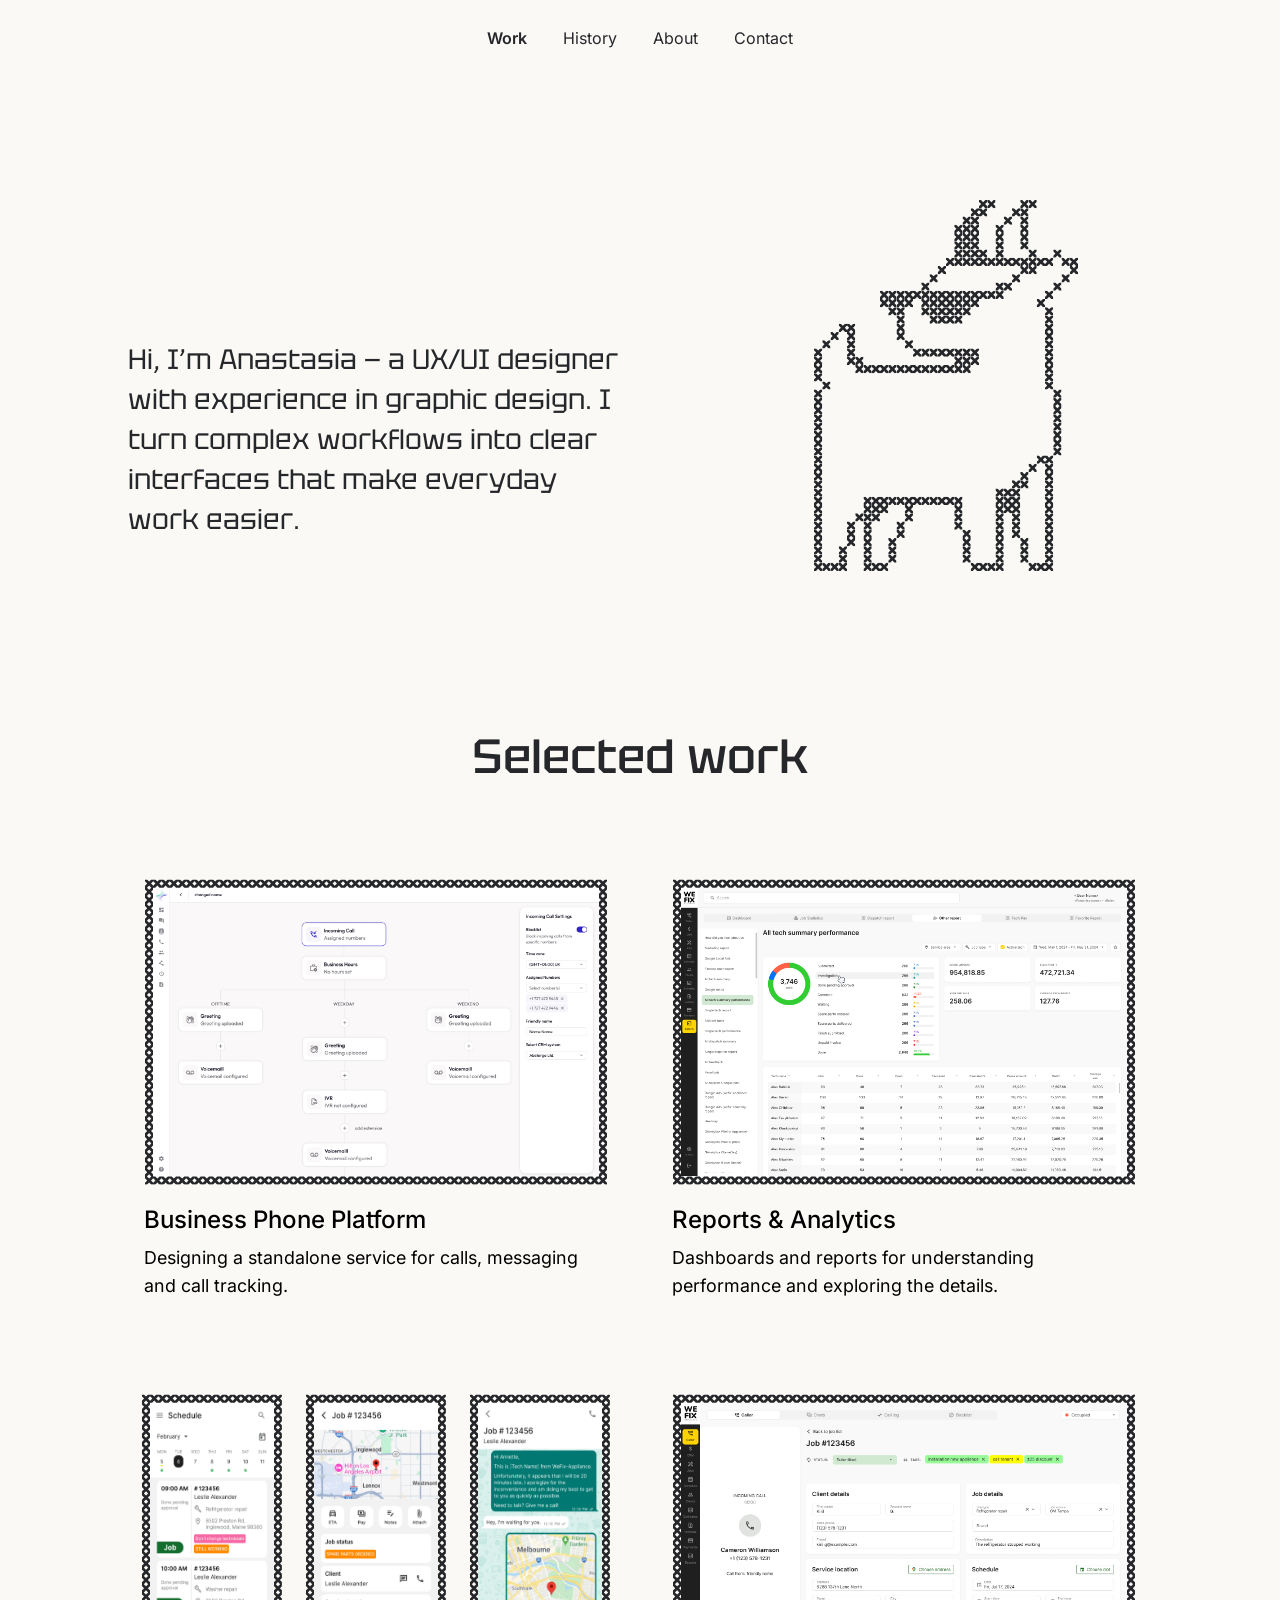
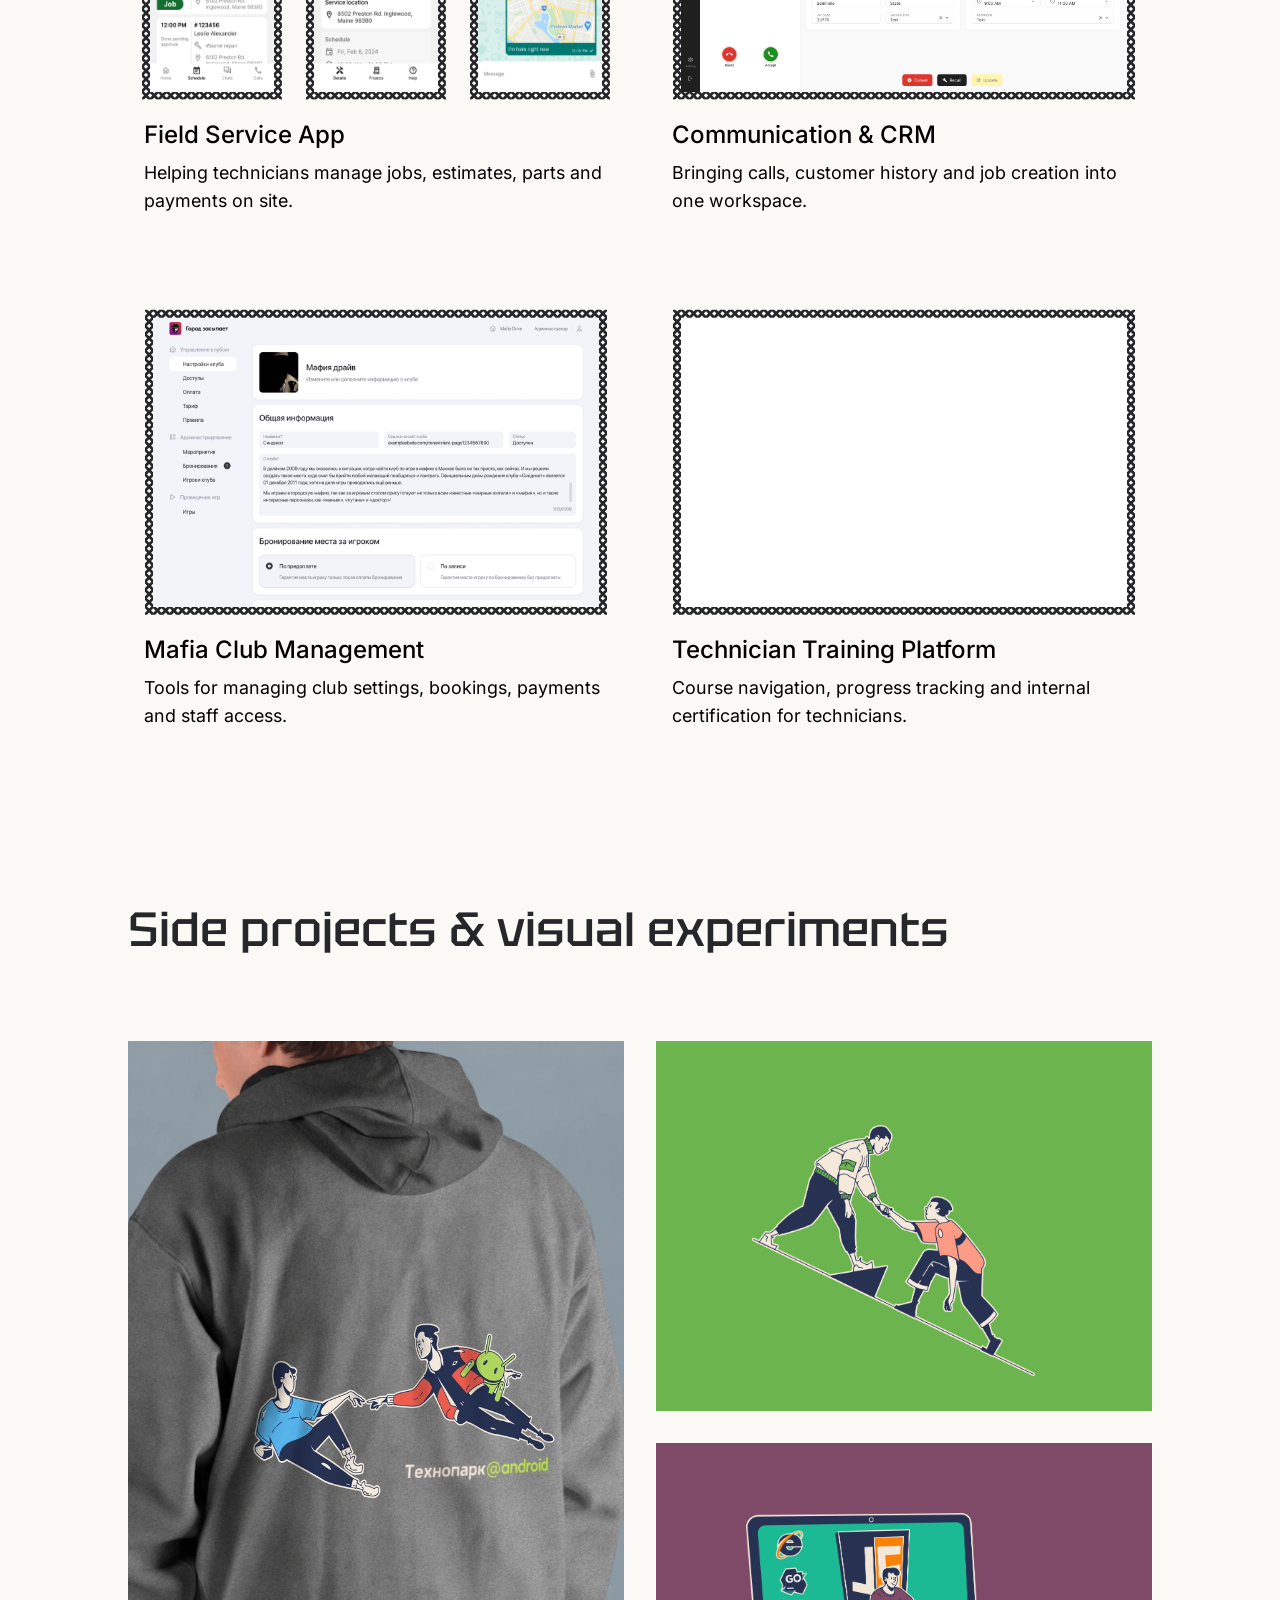
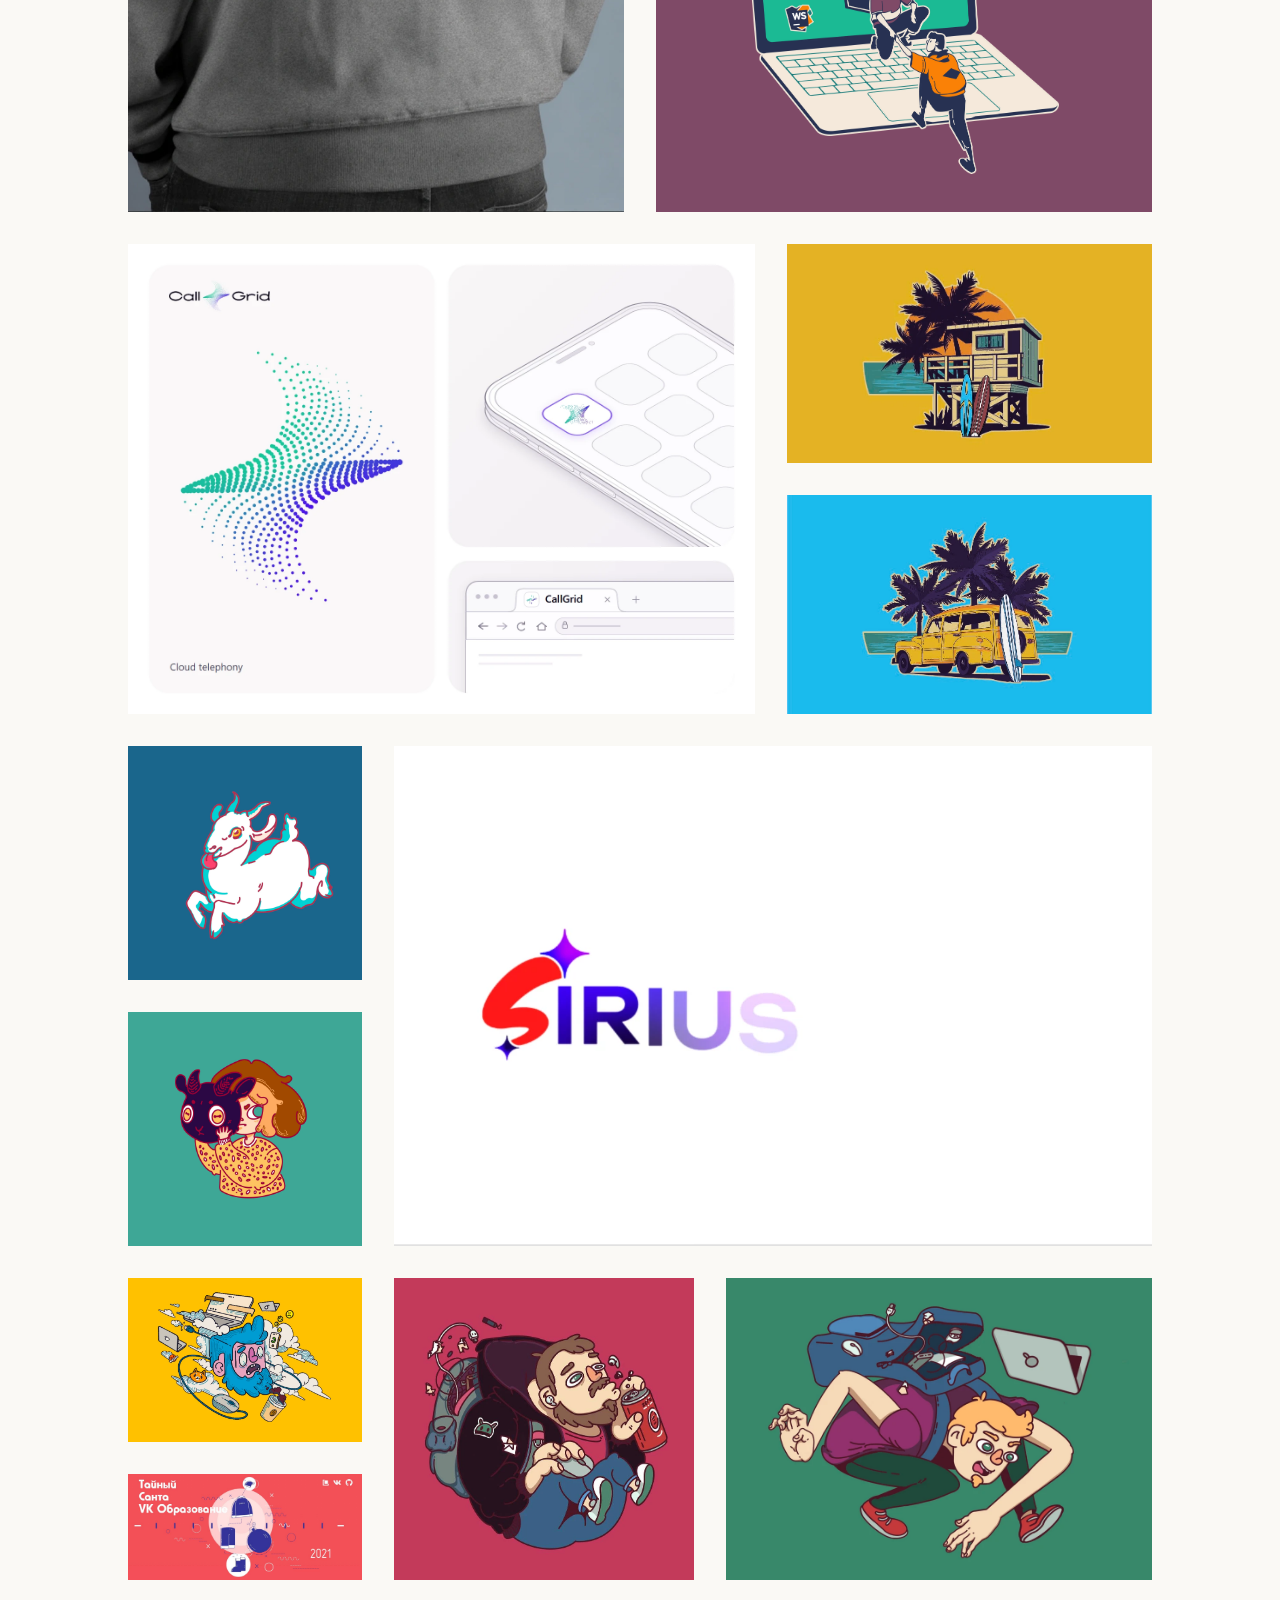
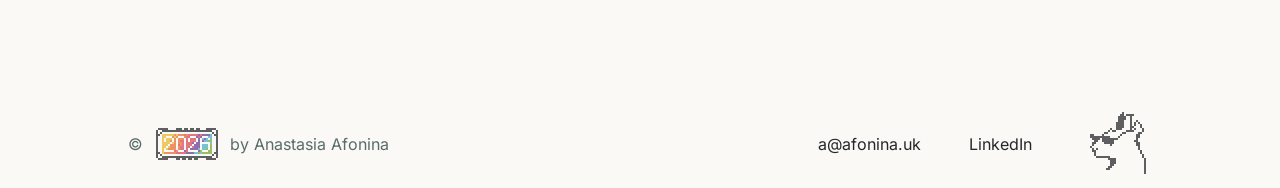
<file: index.html>
<!doctype html>
<html lang="en"><head><meta charset="utf-8"><meta name="viewport" content="width=device-width,initial-scale=1"><script src="page-loading.js?v=progressive-media-1" async></script><script src="hover-input.js" defer></script><title>Anastasia Afonina — UX/UI Designer</title><meta name="description" content="Anastasia Afonina’s UX/UI and graphic design portfolio. Selected B2B, B2C and internal products, and visual experiments."><link rel="stylesheet" href="assets/fonts.css"><link rel="stylesheet" href="home.css"><link rel="stylesheet" href="navigation.css?v=mobile-header-2"><script src="site-header.js" defer></script><link rel="stylesheet" href="project-patterns.css"><link rel="stylesheet" href="cross-grid.css"><link rel="icon" type="image/svg+xml" href="data:image/svg+xml,%3Csvg xmlns='http://www.w3.org/2000/svg' viewBox='0 0 32 32'%3E%3Crect width='32' height='32' fill='%236b7d7d'/%3E%3Ctext x='7' y='24' font-family='monospace' font-size='24' fill='%23faf9f5'%3Ea%3C/text%3E%3C/svg%3E"><link rel="stylesheet" href="footer-links.css"><link rel="stylesheet" href="link-hover-motion.css"><link rel="stylesheet" href="experiments-gallery.css"><link rel="stylesheet" href="case-lightbox.css"><link rel="stylesheet" href="hero-goat.css"><link rel="modulepreload" href="hero-goat-frames-v17.js"><script type="module" src="hero-goat.js"></script><script type="module" src="goat-cursor-drawing.js"></script><link rel="stylesheet" href="work-cards.css"><link rel="stylesheet" href="selected-work501.css"><link rel="stylesheet" href="home-layout.css"><link rel="stylesheet" href="secondary-actions.css"><link rel="stylesheet" href="home-grid517.css"><link rel="stylesheet" href="typography.css?v=880ba53a"><link rel="stylesheet" href="goat-cursor-drawing.css"><link rel="stylesheet" href="pixel-blocks.css?v=progressive-media-1"><script src="pixel-blocks.js?v=progressive-media-1" defer></script></head>
<body class="home-frame501"><a class="skip" href="#main">Skip to content</a>
<header class="site-header"><nav aria-label="Main navigation"><a data-menu="work" href="#selected-work" aria-current="page"><span class="nav-label">Work<span class="nav-decoration" aria-hidden="true"><img class="menu-bracket menu-bracket-left" src="assets/menu-refresh/work-left.svg" width="8.66775" height="21.6619" alt="" aria-hidden="true"><img class="menu-bracket menu-bracket-right" src="assets/menu-refresh/work-right.svg" width="8.68338" height="21.2635" alt="" aria-hidden="true"></span></span></a><a data-menu="history" href="history.html"><span class="nav-label">History<span class="nav-decoration" aria-hidden="true"><img class="menu-bracket menu-bracket-left" src="assets/menu-refresh/history-left.svg" width="8.66775" height="21.6619" alt="" aria-hidden="true"><img class="menu-bracket menu-bracket-right" src="assets/menu-refresh/history-right.svg" width="8.68338" height="21.2635" alt="" aria-hidden="true"></span></span></a><a data-menu="about" href="about.html"><span class="nav-label">About<span class="nav-decoration" aria-hidden="true"><img class="menu-bracket menu-bracket-left" src="assets/menu-refresh/about-left.svg" width="8.66775" height="21.6619" alt="" aria-hidden="true"><img class="menu-bracket menu-bracket-right" src="assets/menu-refresh/about-right.svg" width="8.68338" height="21.2635" alt="" aria-hidden="true"></span></span></a><a data-menu="contact" href="contact.html"><span class="nav-label">Contact<span class="nav-decoration" aria-hidden="true"><img class="menu-bracket menu-bracket-left" src="assets/menu-refresh/contact-left.svg" width="8.66775" height="21.6619" alt="" aria-hidden="true"><img class="menu-bracket menu-bracket-right" src="assets/menu-refresh/contact-right.svg" width="8.68338" height="21.2635" alt="" aria-hidden="true"></span></span></a></nav></header>
<main id="main" class="shell">
<section class="hero" aria-label="Introduction"><div class="hero-content"><h1>Hi, I’m Anastasia — a UX/UI designer with experience in graphic design. I turn complex workflows into clear interfaces that make everyday work easier.</h1><div class="hero-art"><button class="hero-goat" type="button" aria-label="Play the goat dance"><img class="hero-goat-still" src="assets/goat-glasses.svg" alt="" width="264" height="371.25"><span class="hero-goat-motion" aria-hidden="true"></span></button></div></div></section>
<section id="selected-work" class="selected figma-work" aria-labelledby="selected-title"><h2 id="selected-title">Selected work</h2>
<div class="projects work-paired-cases">
<a class="project project-callgrid" href="business-phone.html" aria-labelledby="title-callgrid"><div class="project-visual"><img class="cover-frame" src="assets/home-frame501/callgrid-border.svg" alt="" aria-hidden="true" width="527.626" height="346.336"><div class="project-image" style="--image-ratio:565.5947265625/328.9847412109375"><img src="assets/home-frame501/callgrid-cover.png" alt="CallGrid visual call-flow editor" loading="lazy" decoding="async"></div></div><div class="project-copy"><h3 id="title-callgrid">Business Phone Platform</h3><p>Designing a standalone service for calls, messaging and call tracking.</p></div></a>
<a class="project project-reports" href="reports-analytics.html" aria-labelledby="title-reports"><div class="project-visual"><img class="cover-frame" src="assets/home-frame501/reports-border.svg" alt="" aria-hidden="true" width="527.626" height="346.336"><div class="project-image" style="--image-ratio:364/234.359375"><img src="assets/project-reports.png" alt="WeFix performance dashboard and reporting interface" loading="lazy" decoding="async"></div></div><div class="project-copy"><h3 id="title-reports">Reports &amp; Analytics</h3><p>Dashboards and reports for understanding performance and exploring the details.</p></div></a>
<a class="project project-mobile" href="technician-mobile-app.html" aria-labelledby="title-mobile"><div class="project-visual"><span class="phone-window phone-schedule"><img class="cover-frame" src="assets/home-frame501/mobile-border.svg" alt="" aria-hidden="true" width="164.883" height="346.336"><span class="project-image"><img src="assets/home-frame501/phone-schedule.png" alt="Technician’s daily job schedule" width="606" height="1324" loading="lazy" decoding="async"></span></span><span class="phone-window phone-job"><img class="cover-frame" src="assets/home-frame501/mobile-border.svg" alt="" aria-hidden="true" width="164.883" height="346.336"><span class="project-image"><img src="assets/home-frame501/phone-job.png" alt="Technician’s job details and service map" width="606" height="1324" loading="lazy" decoding="async"></span></span><span class="phone-window phone-messages"><img class="cover-frame" src="assets/home-frame501/mobile-border.svg" alt="" aria-hidden="true" width="164.883" height="346.336"><span class="project-image"><img src="assets/home-frame501/phone-messages.png" alt="Technician’s job messages and shared service location" width="606" height="1324" loading="lazy" decoding="async"></span></span></div><div class="project-copy"><h3 id="title-mobile">Field Service App</h3><p>Helping technicians manage jobs, estimates, parts and payments on site.</p></div></a>
<a class="project project-crm" href="communication-crm.html" aria-labelledby="title-crm"><div class="project-visual"><img class="cover-frame" src="assets/home-frame501/crm-border.svg" alt="" aria-hidden="true" width="527.626" height="346.336"><div class="project-image" style="--image-ratio:2880/2048"><img src="assets/home-frame501/crm-cover.png" alt="WeFix customer details and repair booking workspace" loading="lazy" decoding="async"></div></div><div class="project-copy"><h3 id="title-crm">Communication &amp; CRM</h3><p>Bringing calls, customer history and job creation into one workspace.</p></div></a>
<a class="project project-city" href="mafia-club.html" aria-labelledby="title-city"><div class="project-visual"><img class="cover-frame" src="assets/home-frame501/city-border.svg" alt="" aria-hidden="true" width="527.626" height="346.336"><div class="project-image" style="--image-ratio:556.322265625/330.31658935546875"><img src="assets/project-city.png" alt="The City Sleeps club owner settings workspace" loading="lazy" decoding="async"></div></div><div class="project-copy"><h3 id="title-city">Mafia Club Management</h3><p>Tools for managing club settings, bookings, payments and staff access.</p></div></a>
<a class="project project-academy" href="tech-training.html" aria-labelledby="title-academy"><div class="project-visual"><img class="cover-frame" src="assets/home-frame501/academy-border.svg" alt="" aria-hidden="true" width="527.626" height="346.336"><div class="project-image" style="--image-ratio:382.595703125/221.94265747070312"><img src="assets/home-refresh/academy-cover.png" alt="Academy education and course management interface" loading="lazy" decoding="async"></div></div><div class="project-copy"><h3 id="title-academy">Technician Training Platform</h3><p>Course navigation, progress tracking and internal certification for technicians.</p></div></a>
</div></section>
<section class="experiments" aria-labelledby="experiments-title">
<h2 id="experiments-title">Side projects &amp; visual experi&shy;ments</h2>
<div class="side-gallery" data-source-section="517:7870">
  <div class="side-row side-row--merchandise">
    <figure class="side-tile" data-source-node="598:12495" style="--art-ratio:560 / 870"><a class="case-image-link experiment-viewport" href="assets/side-projects/hoodie-fabric-shadows.webp" aria-label="Open image: Illustrated hoodie mock-up"><img src="assets/side-projects/hoodie-fabric-shadows-792.webp" srcset="assets/side-projects/hoodie-fabric-shadows-792.webp 1x, assets/side-projects/hoodie-fabric-shadows.webp 2x" width="792" height="1231" alt="Illustrated hoodie mock-up" loading="lazy" decoding="async"></a></figure>
    <div class="side-stack">
      <figure class="side-tile" data-source-node="599:12530" style="--art-ratio:560 / 416;--art-background:#6bb44e;--art-left:19.27%;--art-top:22.39%;--art-width:57.06%;--art-height:68.47%"><a class="case-image-link experiment-viewport" href="assets/side-projects/climbers.webp" aria-label="Open image: Illustration of two climbers helping each other"><img src="assets/side-projects/climbers.webp" width="1579" height="1400" alt="Illustration of two climbers helping each other" loading="lazy" decoding="async"></a></figure>
      <figure class="side-tile" data-source-node="599:12532" style="--art-ratio:560 / 416;--art-background:#7f4a67;--art-left:18.18%;--art-top:18.78%;--art-width:63.11%;--art-height:71.24%"><a class="case-image-link experiment-viewport" href="assets/side-projects/laptop.webp" aria-label="Open image: Illustration of people working with a laptop"><img src="assets/side-projects/laptop.webp" width="1678" height="1400" alt="Illustration of people working with a laptop" loading="lazy" decoding="async"></a></figure>
    </div>
  </div>
  <div class="side-row side-row--callgrid">
    <figure class="side-tile side-video" data-source-node="599:12539" style="--art-ratio:708 / 531"><button class="side-video-surface" type="button" aria-label="CallGrid logo animation"><video aria-hidden="true" width="1440" height="1080" poster="assets/side-projects/callgrid-poster.webp" preload="none" muted playsinline loop><source src="assets/side-projects/callgrid.mp4" type="video/mp4"></video></button></figure>
    <div class="side-stack">
      <figure class="side-tile" data-source-node="598:12518" style="--art-background:#e1b127;--art-left:-5.11%;--art-top:-22.78%;--art-width:110.23%;--art-height:136.56%"><a class="case-image-link experiment-viewport" href="assets/side-projects/tropical-house.webp" aria-label="Open image: Tropical house illustration"><img src="assets/side-projects/tropical-house.webp" width="1025" height="769" alt="Tropical house illustration" loading="lazy" decoding="async"></a></figure>
      <figure class="side-tile" data-source-node="598:12521" style="--art-background:#00b9ed;--art-left:0.00%;--art-top:-7.61%;--art-width:100.00%;--art-height:123.89%"><a class="case-image-link experiment-viewport" href="assets/side-projects/tropical-van.webp" aria-label="Open image: Tropical van illustration"><img src="assets/side-projects/tropical-van.webp" width="1025" height="769" alt="Tropical van illustration" loading="lazy" decoding="async"></a></figure>
    </div>
  </div>
  <div class="side-row side-row--sirius">
    <div class="side-stack">
      <figure class="side-tile" data-source-node="598:12502" style="--art-ratio:1"><a class="case-image-link experiment-viewport" href="assets/side-projects/dragon.webp" aria-label="Open image: White dragon illustration on a blue background"><img src="assets/side-projects/dragon.webp" width="1400" height="1400" alt="White dragon illustration on a blue background" loading="lazy" decoding="async"></a></figure>
      <figure class="side-tile" data-source-node="598:12505" style="--art-ratio:1"><a class="case-image-link experiment-viewport" href="assets/side-projects/teal-character.webp" aria-label="Open image: Character holding a creature on a teal background"><img src="assets/side-projects/teal-character.webp" width="1400" height="1400" alt="Character holding a creature on a teal background" loading="lazy" decoding="async"></a></figure>
    </div>
    <figure class="side-tile side-video" data-source-node="599:12542" style="--art-ratio:856 / 569.39"><button class="side-video-surface" type="button" aria-label="Sirius Apps logo animation"><video aria-hidden="true" width="1441" height="813" poster="assets/side-projects/sirius-poster.webp" preload="none" muted playsinline loop><source src="assets/side-projects/sirius.mp4" type="video/mp4"></video></button></figure>
  </div>
  <div class="side-row side-row--illustrations">
    <div class="side-stack">
      <figure class="side-tile" data-source-node="599:12546" style="--art-ratio:264 / 187;--art-background:#ffc100;--art-left:8.68%;--art-top:6.93%;--art-width:81.14%;--art-height:86.13%"><a class="case-image-link experiment-viewport" href="assets/side-projects/music.webp" aria-label="Open image: Music and technology illustration on a yellow background"><img src="assets/side-projects/music.webp" width="665" height="500" alt="Music and technology illustration on a yellow background" loading="lazy" decoding="async"></a></figure>
      <figure class="side-tile side-tile--secret-santa" data-source-node="598:12494" style="--art-ratio:264 / 121.55"><a class="case-image-link experiment-viewport" href="assets/side-projects/secret-santa.webp" aria-label="Open image: VK Education Secret Santa artwork, 2021"><img src="assets/side-projects/secret-santa.webp" width="1280" height="589" alt="VK Education Secret Santa artwork, 2021" loading="lazy" decoding="async"></a></figure>
    </div>
    <div class="side-pair">
      <figure class="side-tile" data-source-node="599:12535" style="--art-background:#c3395b;--art-left:-4.26%;--art-top:-21.93%;--art-width:117.00%;--art-height:143.87%"><a class="case-image-link experiment-viewport" href="assets/side-projects/red-character.webp" aria-label="Open image: Character illustration on a red background"><img src="assets/side-projects/red-character.webp" width="1041" height="1280" alt="Character illustration on a red background" loading="lazy" decoding="async"></a></figure>
      <figure class="side-tile" data-source-node="599:12555" style="--art-background:#008a69;--art-left:-9.89%;--art-top:-39.81%;--art-width:125.34%;--art-height:198.80%"><a class="case-image-link experiment-viewport" href="assets/side-projects/green-character.webp" aria-label="Open image: Character illustration on a green background"><img src="assets/side-projects/green-character.webp" width="1250" height="1400" alt="Character illustration on a green background" loading="lazy" decoding="async"></a></figure>
    </div>
  </div>
</div>
</section>
</main><footer class="site-footer shell"><div class="copyright"><span>©</span><img src="assets/home-footer-1.svg" alt="2026"><span>by Anastasia Afonina</span></div><a class="email footer-link" href="mailto:a@afonina.uk"><span class="footer-link-label">a@afonina.uk</span><span class="footer-link-decoration" aria-hidden="true"><img class="footer-link-underline" src="assets/menu-refresh/footer-email-line.svg" width="103.714" height="4.38455" alt="" aria-hidden="true"><img class="footer-link-spark" src="assets/menu-refresh/footer-email-spark.svg" width="25.9267" height="17.3299" alt="" aria-hidden="true"></span></a><a class="linkedin footer-link" href="https://www.linkedin.com/in/a-afonina" target="_blank" rel="noopener noreferrer"><span class="footer-link-label">LinkedIn</span><span class="footer-link-decoration" aria-hidden="true"><img class="footer-link-underline" src="assets/menu-refresh/footer-linkedin-line.svg" width="64.8349" height="4.38064" alt="" aria-hidden="true"><img class="footer-link-spark" src="assets/menu-refresh/footer-linkedin-spark.svg" width="12.9658" height="12.9978" alt="" aria-hidden="true"></span></a><a class="back-top" href="#main" aria-label="Back to top"><img src="assets/footer-goat.svg" width="72" height="72" alt=""></a></footer><script src="card-cross-frames.js" type="module"></script><script src="project-patterns.js" type="module"></script><script src="case-lightbox.js" defer></script><script src="side-project-videos.js" defer></script><script src="footer-goat-turn-frames.js" defer></script><script src="footer-goat-turn.js" defer></script><script type="module" src="home-grid517.js"></script></body></html>
</file>
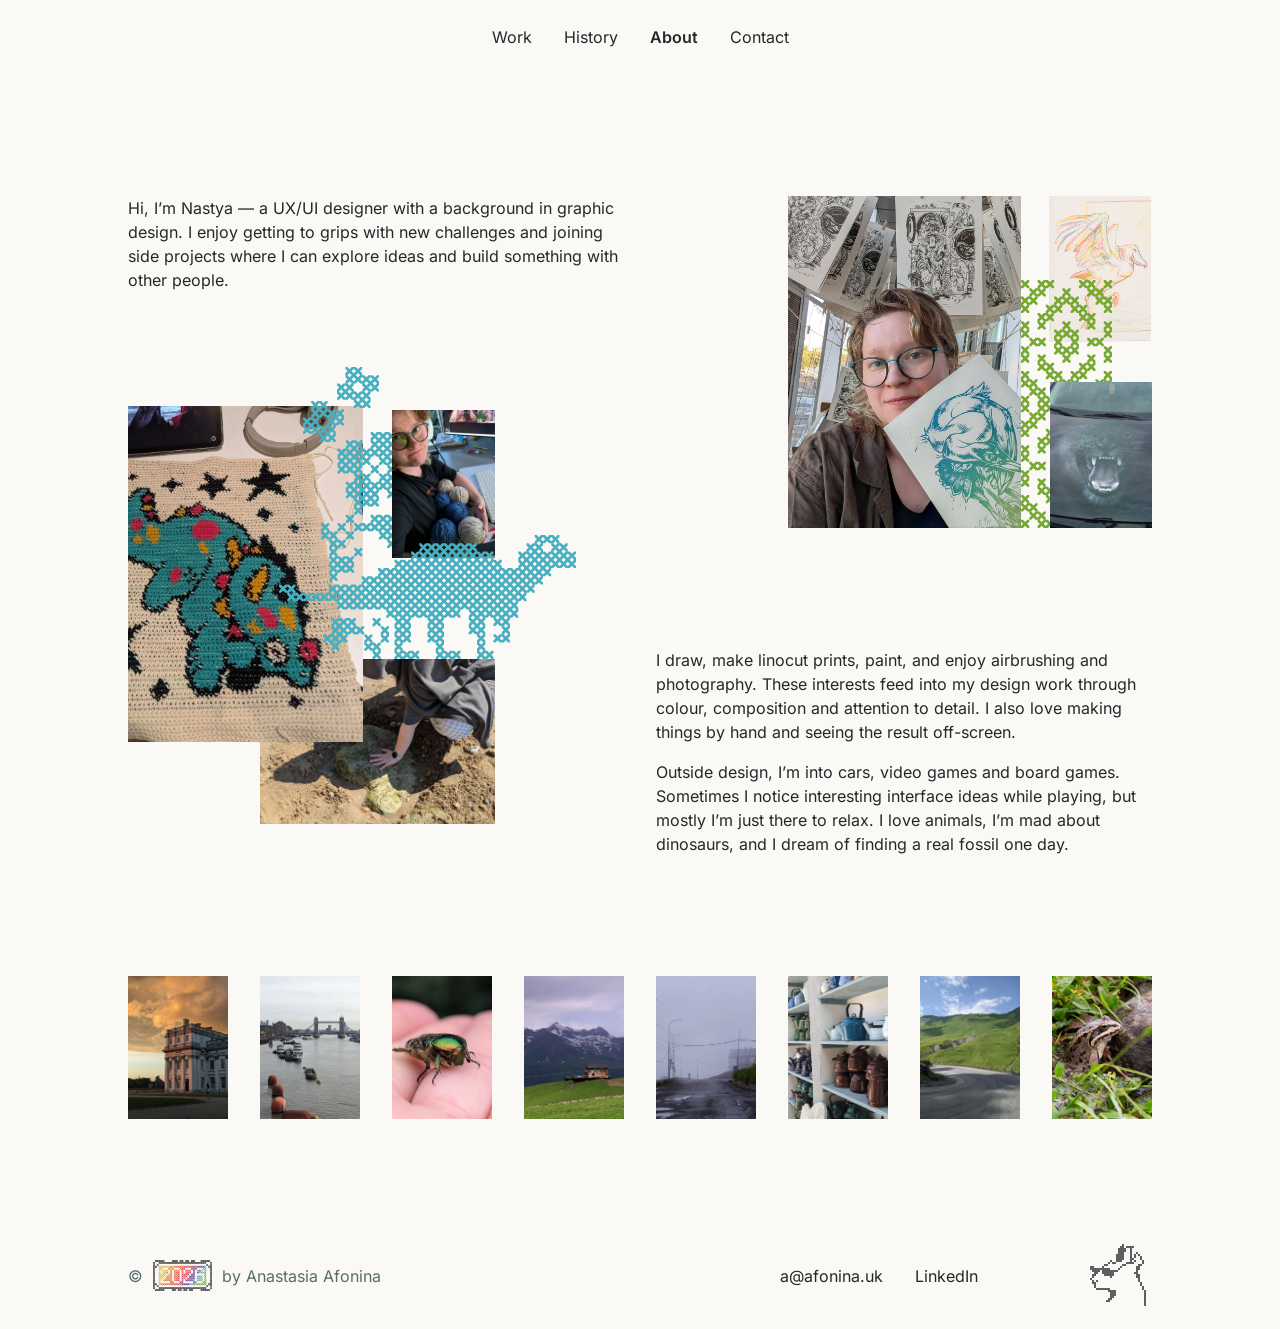
<file: about.html>
<!doctype html>
<html lang="en"><head><meta charset="utf-8"><meta name="viewport" content="width=device-width,initial-scale=1"><script src="page-loading.js?v=progressive-media-1" async></script><script src="hover-input.js" defer></script><title>About — Anastasia Afonina</title><meta name="description" content="Anastasia Afonina’s UX/UI and graphic design portfolio. Selected B2B, B2C and internal products, and visual experiments."><link rel="stylesheet" href="assets/fonts.css"><link rel="stylesheet" href="style.css"><link rel="stylesheet" href="navigation.css?v=mobile-header-2"><script src="site-header.js" defer></script><link rel="icon" type="image/svg+xml" href="data:image/svg+xml,%3Csvg xmlns='http://www.w3.org/2000/svg' viewBox='0 0 32 32'%3E%3Crect width='32' height='32' fill='%236b7d7d'/%3E%3Ctext x='7' y='24' font-family='monospace' font-size='24' fill='%23faf9f5'%3Ea%3C/text%3E%3C/svg%3E"><link rel="stylesheet" href="footer-links.css"><link rel="stylesheet" href="link-hover-motion.css"><link rel="stylesheet" href="secondary-actions.css"><link rel="stylesheet" href="typography.css?v=880ba53a"><link rel="stylesheet" href="case-lightbox.css"><link rel="stylesheet" href="about.css?v=5f705791"><link rel="stylesheet" href="goat-cursor-drawing.css"><link rel="stylesheet" href="pixel-blocks.css?v=progressive-media-1"><script src="pixel-blocks.js?v=progressive-media-1" defer></script></head>
<body class="about-page"><a class="skip" href="#main">Skip to content</a><header class="site-header"><nav aria-label="Main navigation"><a data-menu="work" href="index.html#selected-work"><span class="nav-label">Work<span class="nav-decoration" aria-hidden="true"><img class="menu-bracket menu-bracket-left" src="assets/menu-refresh/work-left.svg" width="8.66775" height="21.6619" alt="" aria-hidden="true"><img class="menu-bracket menu-bracket-right" src="assets/menu-refresh/work-right.svg" width="8.68338" height="21.2635" alt="" aria-hidden="true"></span></span></a><a data-menu="history" href="history.html"><span class="nav-label">History<span class="nav-decoration" aria-hidden="true"><img class="menu-bracket menu-bracket-left" src="assets/menu-refresh/history-left.svg" width="8.66775" height="21.6619" alt="" aria-hidden="true"><img class="menu-bracket menu-bracket-right" src="assets/menu-refresh/history-right.svg" width="8.68338" height="21.2635" alt="" aria-hidden="true"></span></span></a><a data-menu="about" href="about.html" aria-current="page"><span class="nav-label">About<span class="nav-decoration" aria-hidden="true"><img class="menu-bracket menu-bracket-left" src="assets/menu-refresh/about-left.svg" width="8.66775" height="21.6619" alt="" aria-hidden="true"><img class="menu-bracket menu-bracket-right" src="assets/menu-refresh/about-right.svg" width="8.68338" height="21.2635" alt="" aria-hidden="true"></span></span></a><a data-menu="contact" href="contact.html"><span class="nav-label">Contact<span class="nav-decoration" aria-hidden="true"><img class="menu-bracket menu-bracket-left" src="assets/menu-refresh/contact-left.svg" width="8.66775" height="21.6619" alt="" aria-hidden="true"><img class="menu-bracket menu-bracket-right" src="assets/menu-refresh/contact-right.svg" width="8.68338" height="21.2635" alt="" aria-hidden="true"></span></span></a></nav></header>
<main id="main" class="shell">
  <h1 class="sr-only">About</h1>
  <div class="about-composition">
    <div>
      <p class="about-story">Hi, I’m Nastya — a UX/UI designer with a background in graphic design. I enjoy getting to grips with new challenges and joining side projects where I can explore ideas and build something with other people.</p>
      <div class="about-collage about-collage--making about-story">
        <figure class="about-photo about-photo--fossil" style="--x:33.3333%;--y:64.1247%;--w:59.4595%;--h:35.8527%"><a class="case-image-link" href="assets/about/fossil-search.webp" aria-label="Open image: Person looking for fossils among rocks on a beach"><img src="assets/about/fossil-search.webp" width="961" height="1280" alt="Person looking for fossils among rocks on a beach" loading="lazy" decoding="async"></a></figure>
        <figure class="about-photo about-photo--crochet" style="--x:0.0000%;--y:9.1828%;--w:59.4595%;--h:72.8682%"><a class="case-image-link" href="assets/about/crochet-dinosaur.webp" aria-label="Open image: Crocheted dinosaur design next to headphones"><img src="assets/about/crochet-dinosaur.webp" width="964" height="1280" alt="Crocheted dinosaur design next to headphones" loading="eager" decoding="async"></a></figure>
        <span class="about-ornament about-ornament--cyan" style="--x:48.7122%;--y:14.8357%;--stitch-columns:11;--stitch-rows:18" aria-hidden="true"><img src="assets/about/cyan-middle.svg" alt=""></span>
        <span class="about-ornament about-ornament--cyan about-ornament--above-fossil" style="--x:49.2592%;--y:64.1247%;--stitch-columns:8;--stitch-rows:5" aria-hidden="true"><img src="assets/about/cyan-lower.svg" alt=""></span>
        <span class="about-ornament about-ornament--cyan" style="--x:44.1904%;--y:7.9706%;--stitch-columns:5;--stitch-rows:5" aria-hidden="true"><img src="assets/about/cyan-flower-left.svg" alt=""></span>
        <span class="about-ornament about-ornament--cyan" style="--x:52.8465%;--y:0.6055%;--stitch-columns:5;--stitch-rows:5" aria-hidden="true"><img src="assets/about/cyan-flower-right.svg" alt=""></span>
        <figure class="about-photo" style="--x:66.6667%;--y:9.9837%;--w:26.1261%;--h:32.1705%"><a class="case-image-link" href="assets/about/578-11133.webp" aria-label="Open image: Portrait wearing green glasses and holding balls of yarn"><img src="assets/about/578-11133.webp" width="960" height="1280" alt="Portrait wearing green glasses and holding balls of yarn" loading="lazy" decoding="async"></a></figure>
        <span class="about-ornament about-ornament--cyan about-ornament--above-fossil" style="--x:38.1486%;--y:64.1247%;--stitch-columns:36;--stitch-rows:15" aria-hidden="true"><img src="assets/about/cyan-dinosaur.svg" alt=""></span>
      </div>
    </div>
    <div>
      <div class="about-collage about-collage--portrait about-story">
        <figure class="about-photo about-photo--bird" style="--x:71.7416%;--y:0.0000%;--w:28.1149%;--h:44.1489%"><a class="case-image-link" href="assets/about/bird-sketchbook.png" aria-label="Open image: Coloured pencil bird drawing in a sketchbook"><img src="assets/about/bird-sketchbook.png" width="1445" height="1088" alt="Coloured pencil bird drawing in a sketchbook" loading="eager" decoding="async"></a></figure>
        <figure class="about-photo" style="--x:0.0000%;--y:0.0000%;--w:63.9857%;--h:100.0000%"><a class="case-image-link" href="assets/about/578-11139.webp" aria-label="Open image: Portrait holding a turquoise print, with printed artwork hanging behind"><img src="assets/about/578-11139.webp" width="960" height="1280" alt="Portrait holding a turquoise print, with printed artwork hanging behind" loading="eager" decoding="async" fetchpriority="high"></a></figure>
        <span class="about-ornament about-ornament--green" style="--x:63.9857%" aria-hidden="true"><img src="assets/about/green-stitch.svg" alt=""></span>
        <figure class="about-photo about-photo--bonnet" style="--x:71.8851%;--y:56.1170%;--w:28.1149%;--h:43.8830%"><a class="case-image-link" href="assets/about/painted-bonnet.webp" aria-label="Open image: Car bonnet with a painted animal face"><img src="assets/about/painted-bonnet.webp" width="1280" height="960" alt="Car bonnet with a painted animal face" loading="lazy" decoding="async"></a></figure>
      </div>
      <div class="about-interests about-story">
        <p>I draw, make linocut prints, paint, and enjoy airbrushing and photography. These interests feed into my design work through colour, composition and attention to detail. I also love making things by hand and seeing the result off-screen.</p>
        <p>Outside design, I’m into cars, video games and board games. Sometimes I notice interesting interface ideas while playing, but mostly I’m just there to relax. I love animals, I’m mad about dinosaurs, and I dream of finding a real fossil one day.</p>
      </div>
    </div>
  </div>
  <div class="about-gallery">
    <figure class="about-photo"><a class="case-image-link" href="assets/about/578-11141.webp" aria-label="Open image: Classical building in warm evening light"><img src="assets/about/578-11141.webp" width="960" height="1280" alt="Classical building in warm evening light" loading="lazy" decoding="async"></a></figure>
    <figure class="about-photo"><a class="case-image-link" href="assets/about/578-11140.webp" aria-label="Open image: River Thames and Tower Bridge"><img src="assets/about/578-11140.webp" width="960" height="1280" alt="River Thames and Tower Bridge" loading="lazy" decoding="async"></a></figure>
    <figure class="about-photo"><a class="case-image-link" href="assets/about/578-11127.webp" aria-label="Open image: Green beetle resting on a palm"><img src="assets/about/578-11127.webp" width="964" height="1280" alt="Green beetle resting on a palm" loading="lazy" decoding="async"></a></figure>
    <figure class="about-photo about-photo--mountains"><a class="case-image-link" href="assets/about/578-11143.webp" aria-label="Open image: Small house and grassy field beneath mountains"><img src="assets/about/578-11143.webp" width="853" height="1280" alt="Small house and grassy field beneath mountains" loading="lazy" decoding="async"></a></figure>
    <figure class="about-photo about-photo--fog"><a class="case-image-link" href="assets/about/578-11144.webp" aria-label="Open image: A road in fog"><img src="assets/about/578-11144.webp" width="853" height="1280" alt="A road in fog" loading="lazy" decoding="async"></a></figure>
    <figure class="about-photo about-photo--teapots"><a class="case-image-link" href="assets/about/578-11145.webp" aria-label="Open image: Shelves filled with teapots and cups"><img src="assets/about/578-11145.webp" width="960" height="1280" alt="Shelves filled with teapots and cups" loading="lazy" decoding="async"></a></figure>
    <figure class="about-photo"><a class="case-image-link" href="assets/about/578-11146.webp" aria-label="Open image: Winding road through green hills"><img src="assets/about/578-11146.webp" width="960" height="1280" alt="Winding road through green hills" loading="lazy" decoding="async"></a></figure>
    <figure class="about-photo about-photo--frog"><a class="case-image-link" href="assets/about/frog.webp" aria-label="Open image: Frog resting among green leaves"><img src="assets/about/frog.webp" width="1280" height="853" alt="Frog resting among green leaves" loading="lazy" decoding="async"></a></figure>
  </div>
</main><footer class="site-footer shell"><div class="copyright"><span>©</span><img src="assets/footer-1.svg" width="59" height="31" alt="2026"><span>by Anastasia Afonina</span></div><a class="email footer-link" href="mailto:a@afonina.uk"><span class="footer-link-label">a@afonina.uk</span><span class="footer-link-decoration" aria-hidden="true"><img class="footer-link-underline" src="assets/menu-refresh/footer-email-line.svg" width="103.714" height="4.38455" alt="" aria-hidden="true"><img class="footer-link-spark" src="assets/menu-refresh/footer-email-spark.svg" width="25.9267" height="17.3299" alt="" aria-hidden="true"></span></a><a class="linkedin footer-link" href="https://www.linkedin.com/in/a-afonina" target="_blank" rel="noopener noreferrer"><span class="footer-link-label">LinkedIn</span><span class="footer-link-decoration" aria-hidden="true"><img class="footer-link-underline" src="assets/menu-refresh/footer-linkedin-line.svg" width="64.8349" height="4.38064" alt="" aria-hidden="true"><img class="footer-link-spark" src="assets/menu-refresh/footer-linkedin-spark.svg" width="12.9658" height="12.9978" alt="" aria-hidden="true"></span></a><a class="back-top" href="#main" aria-label="Back to top"><img src="assets/footer-goat.svg" width="72" height="72" alt=""></a></footer><script src="footer-goat-turn-frames.js" defer></script><script src="footer-goat-turn.js" defer></script><script src="case-lightbox.js" defer></script><script type="module" src="goat-cursor-drawing.js"></script></body></html>
</file>
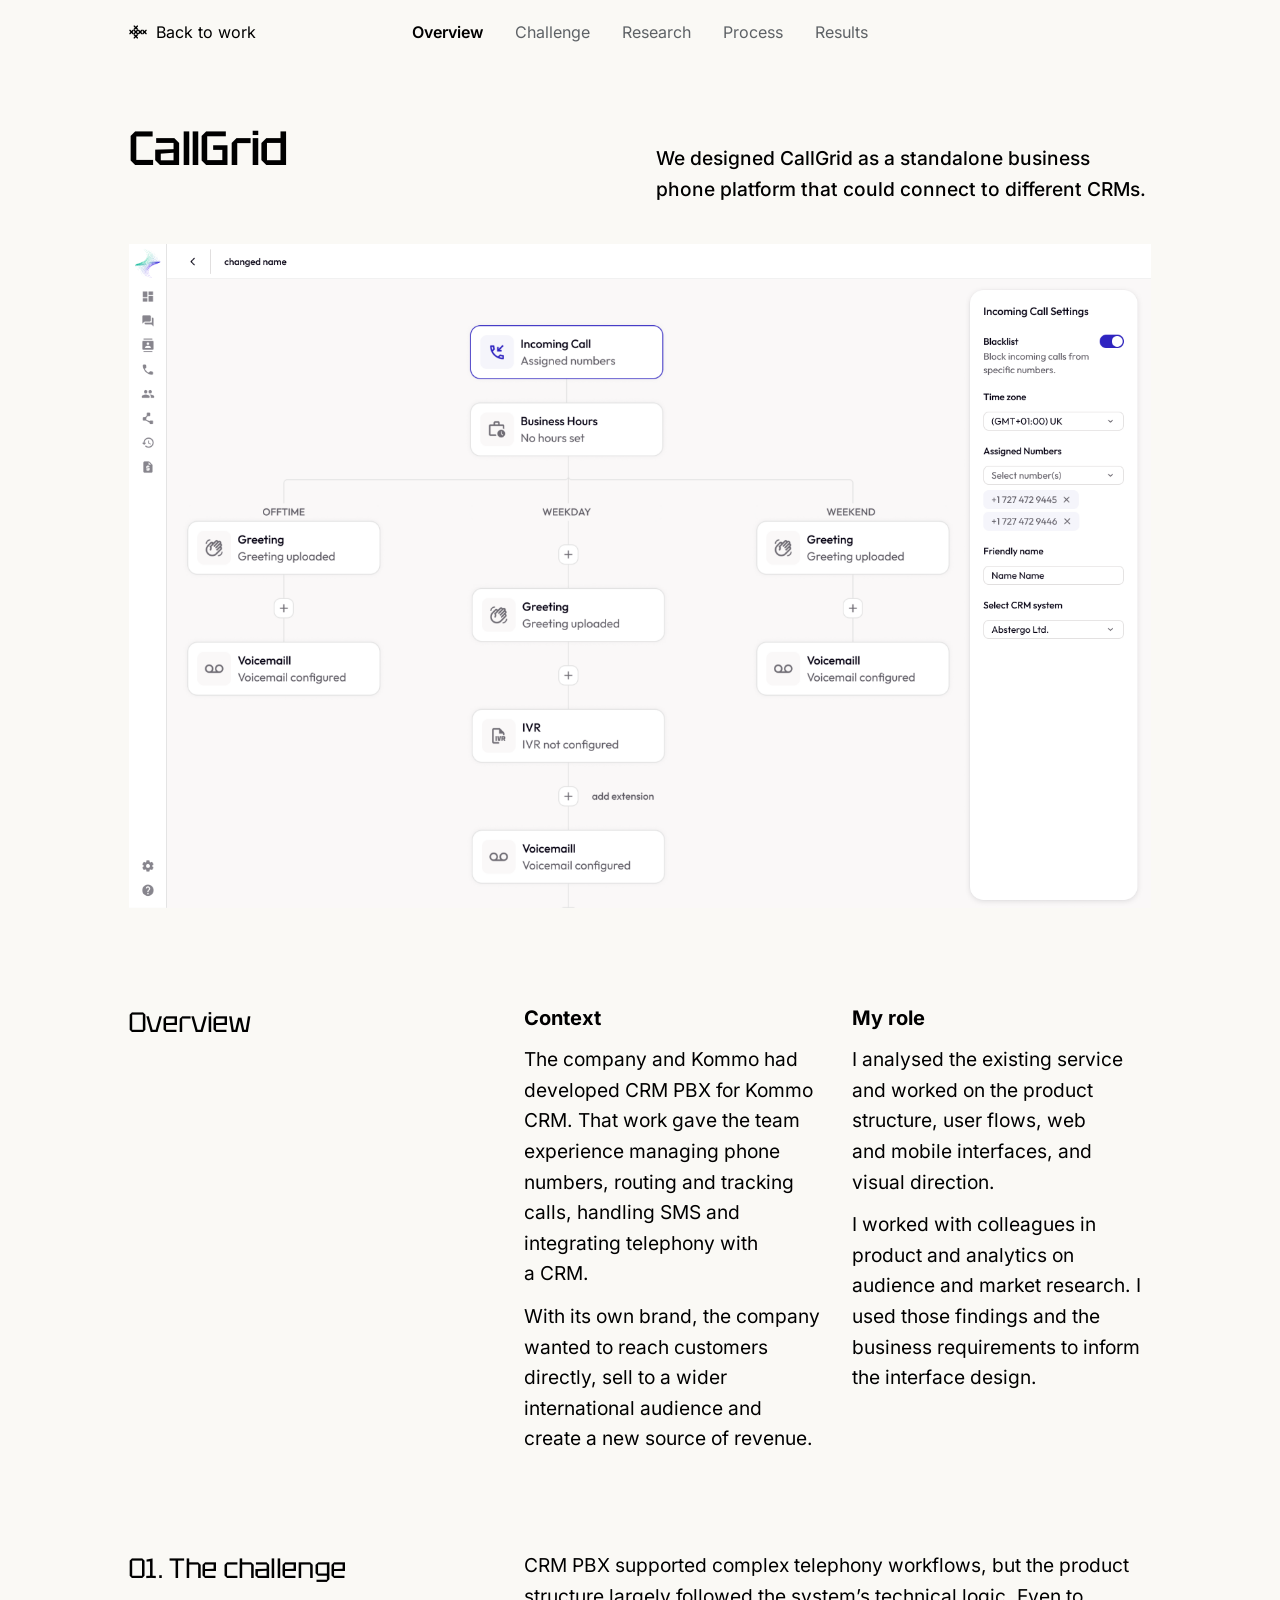
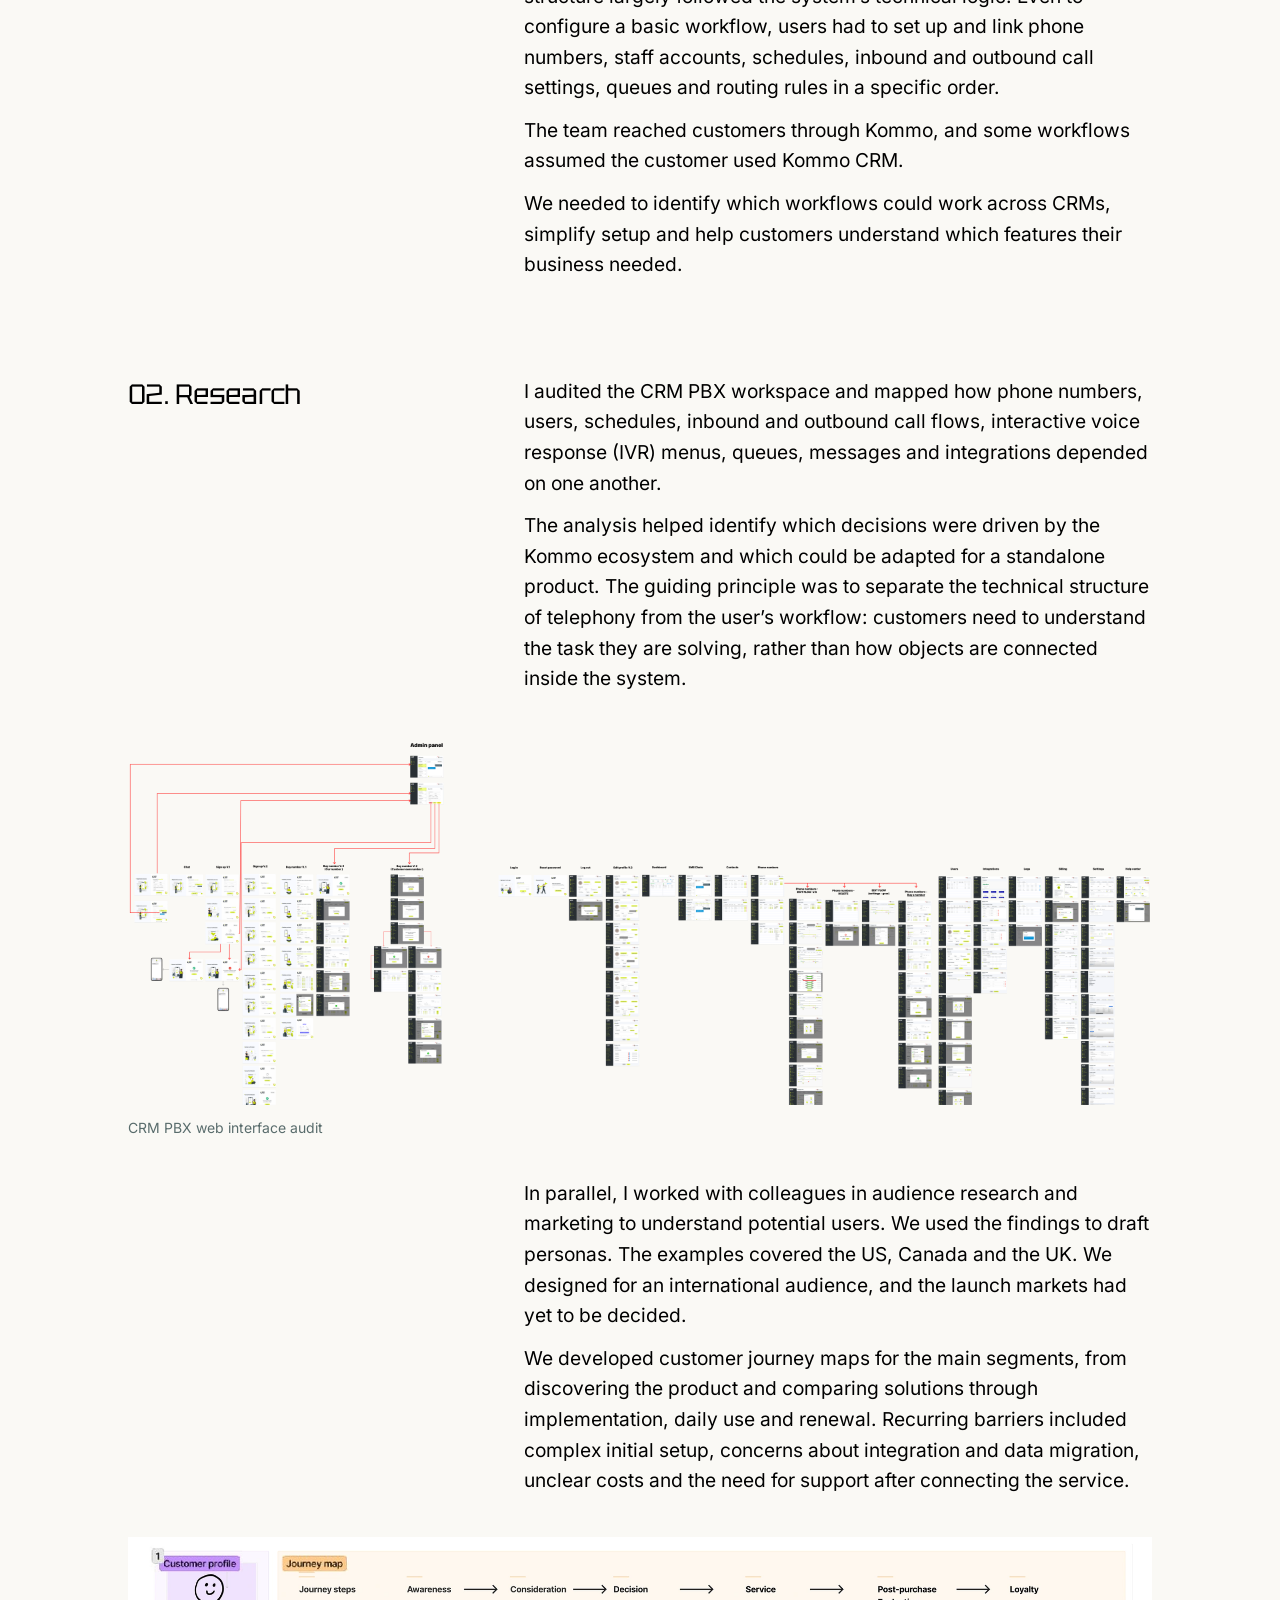
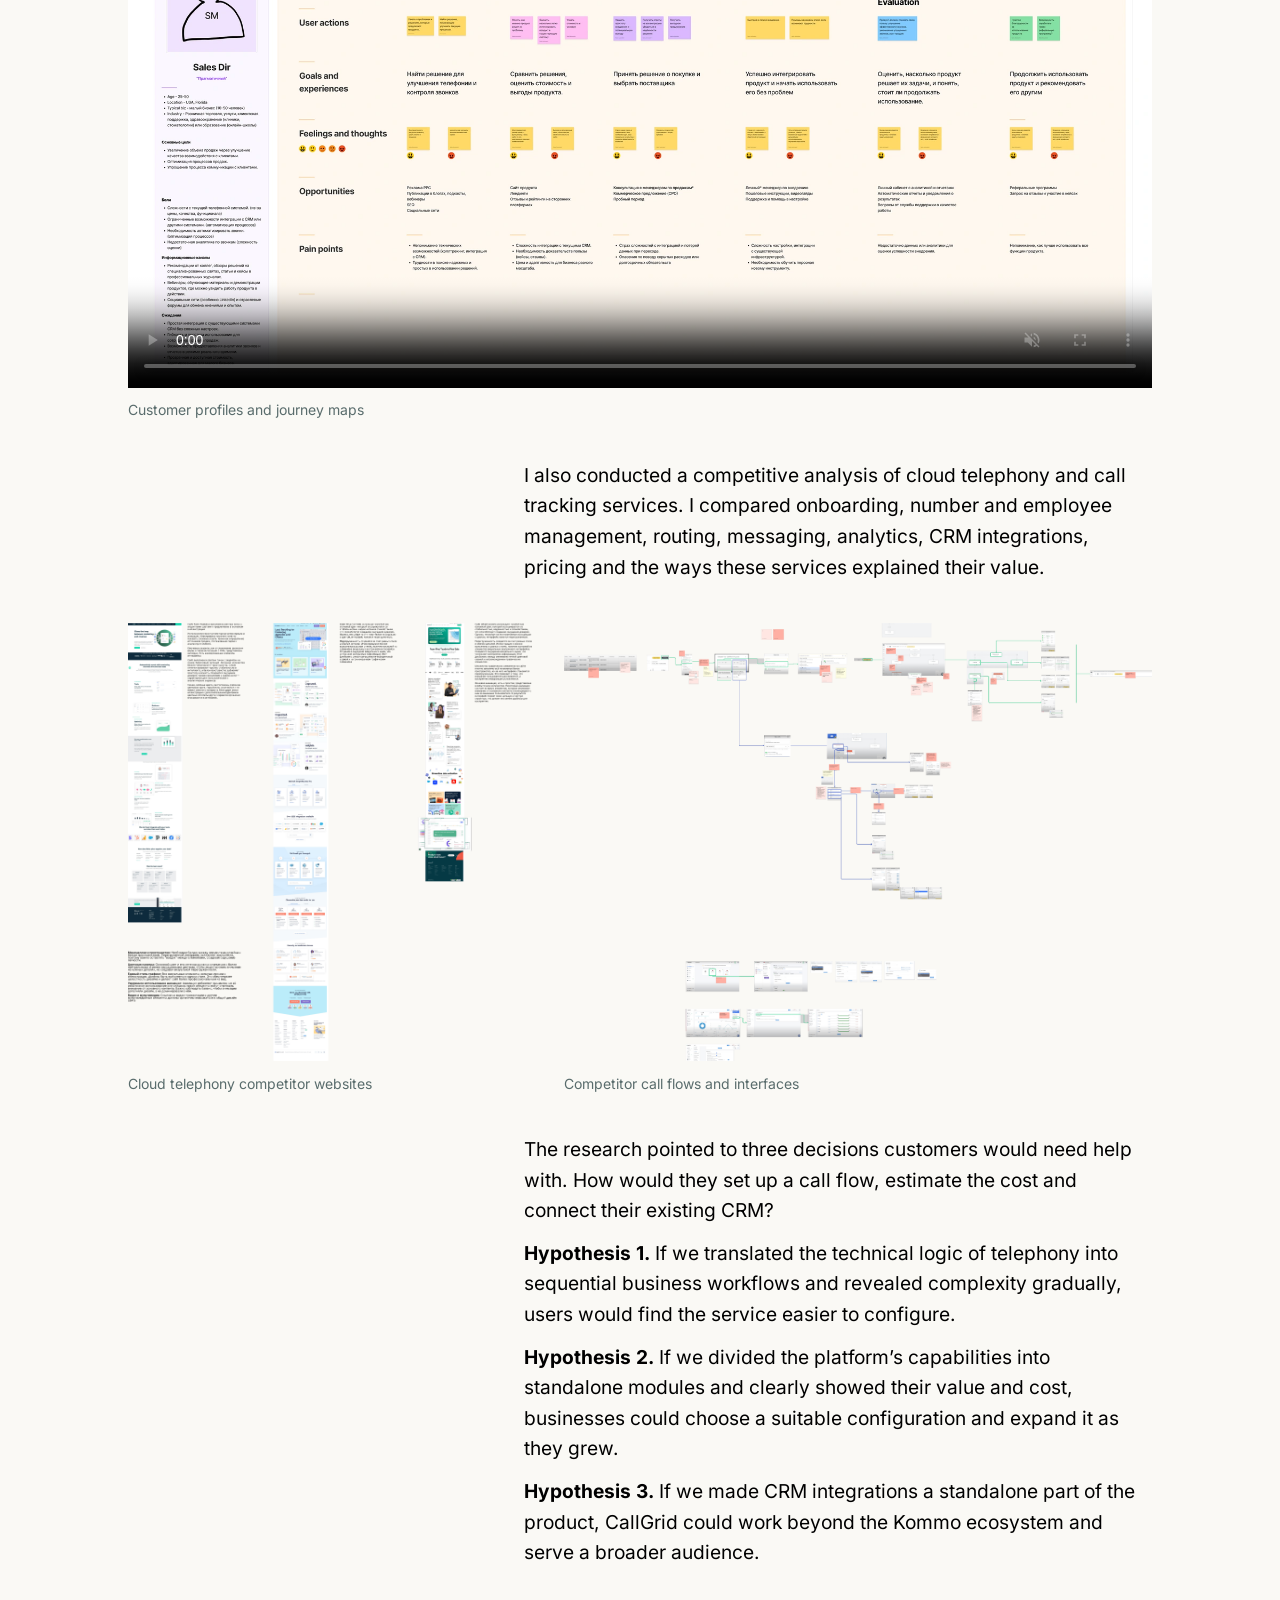
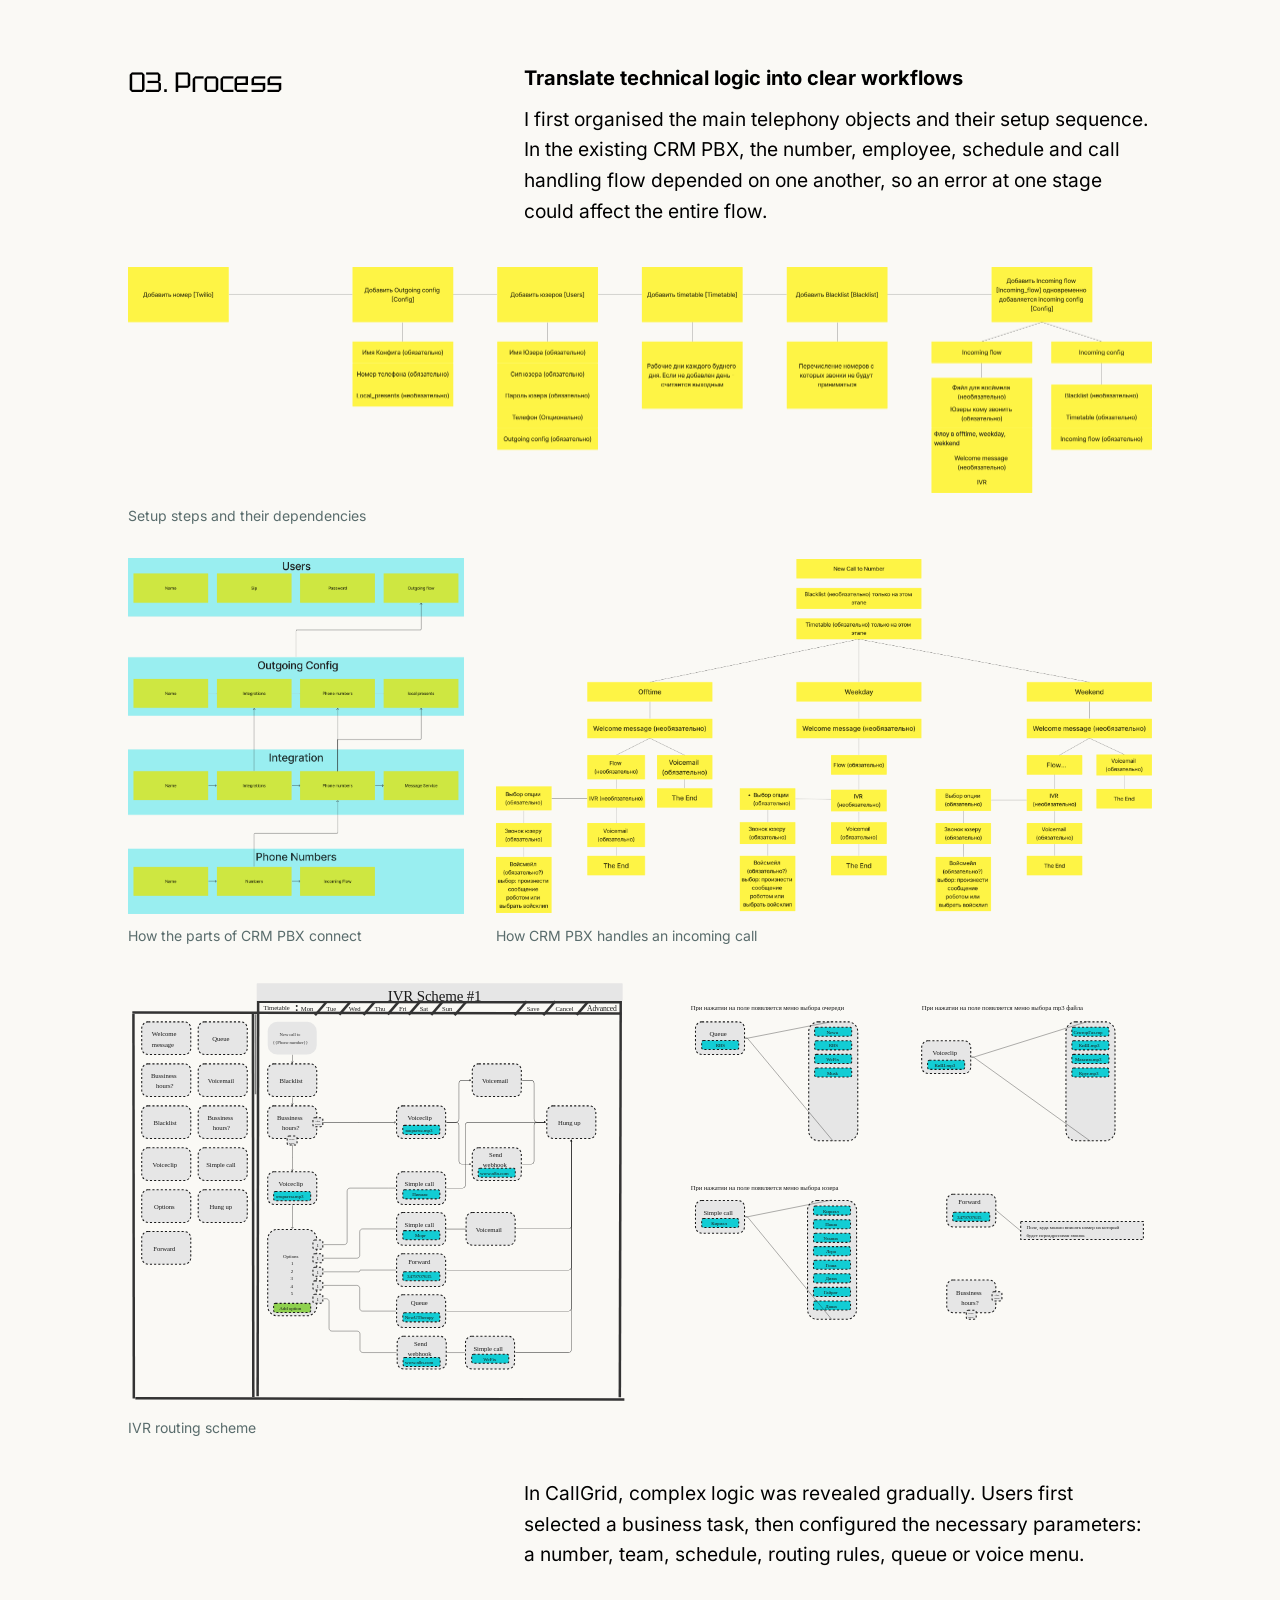
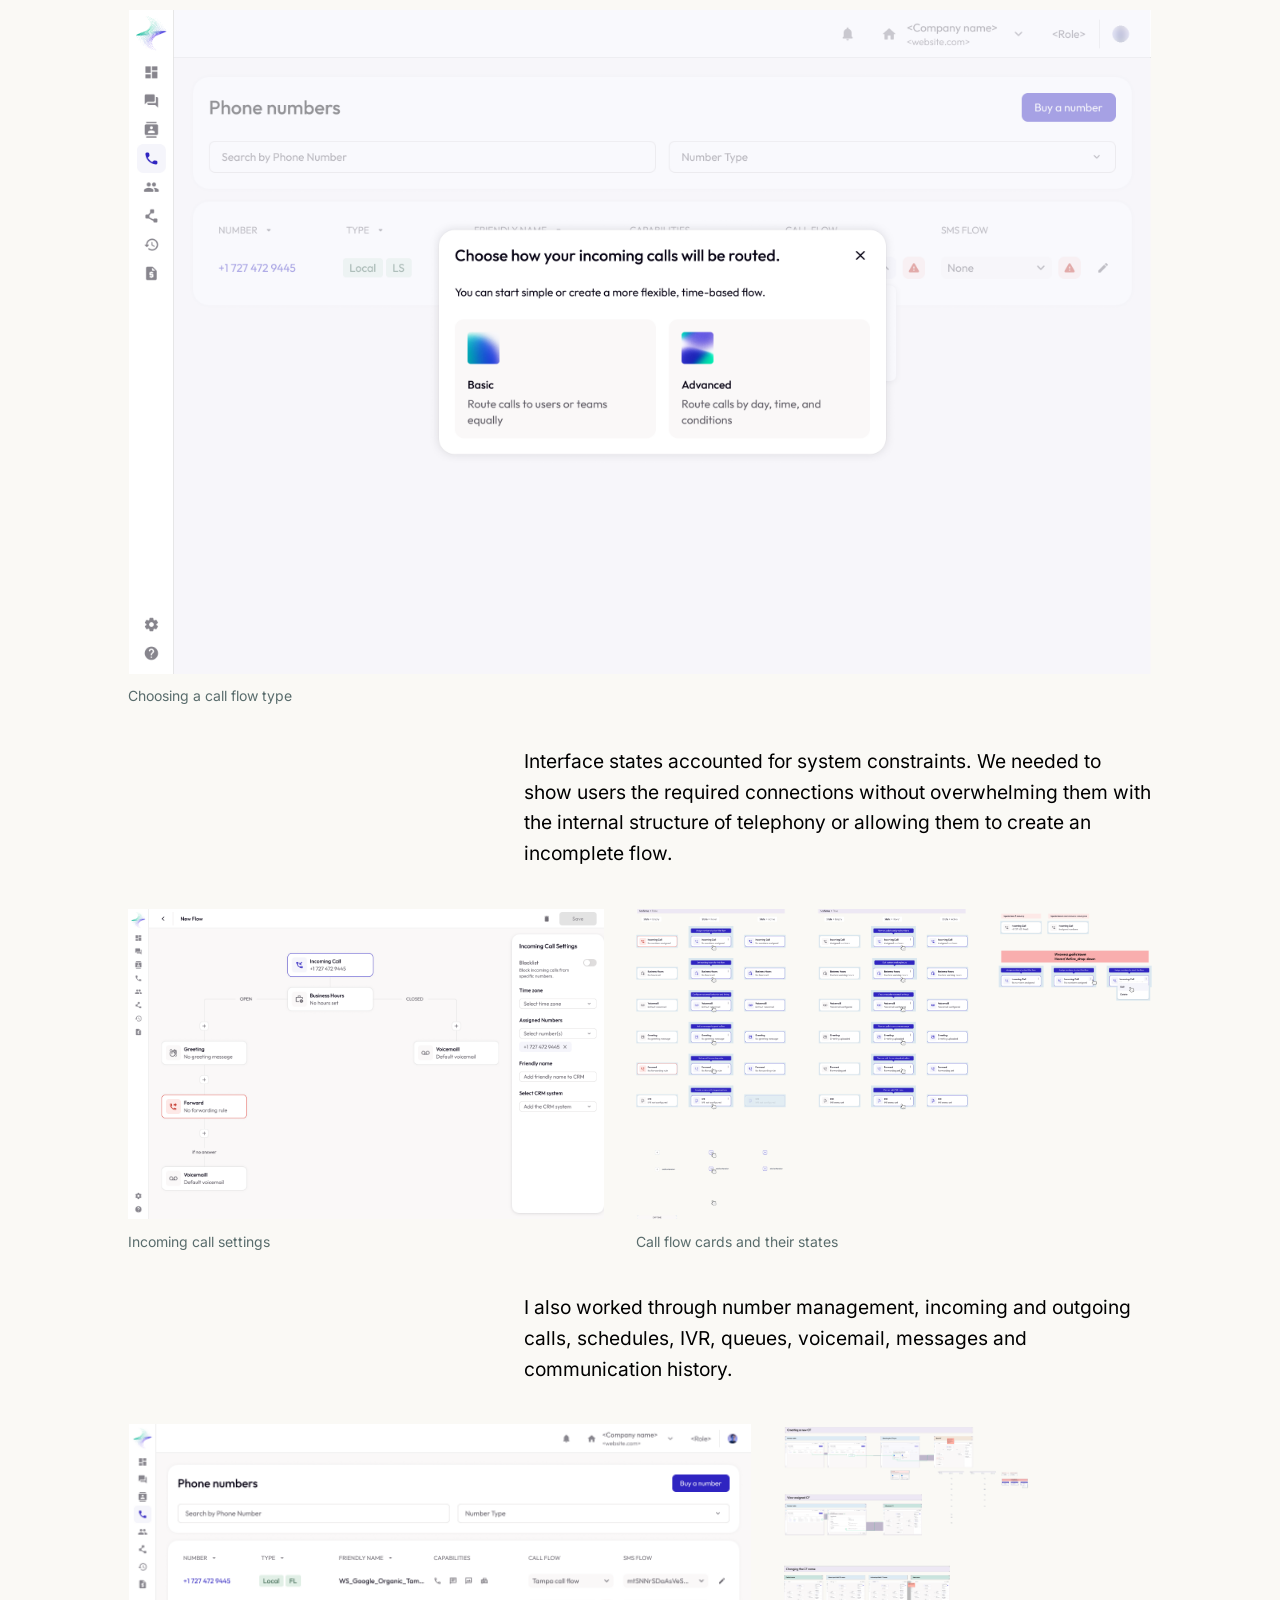
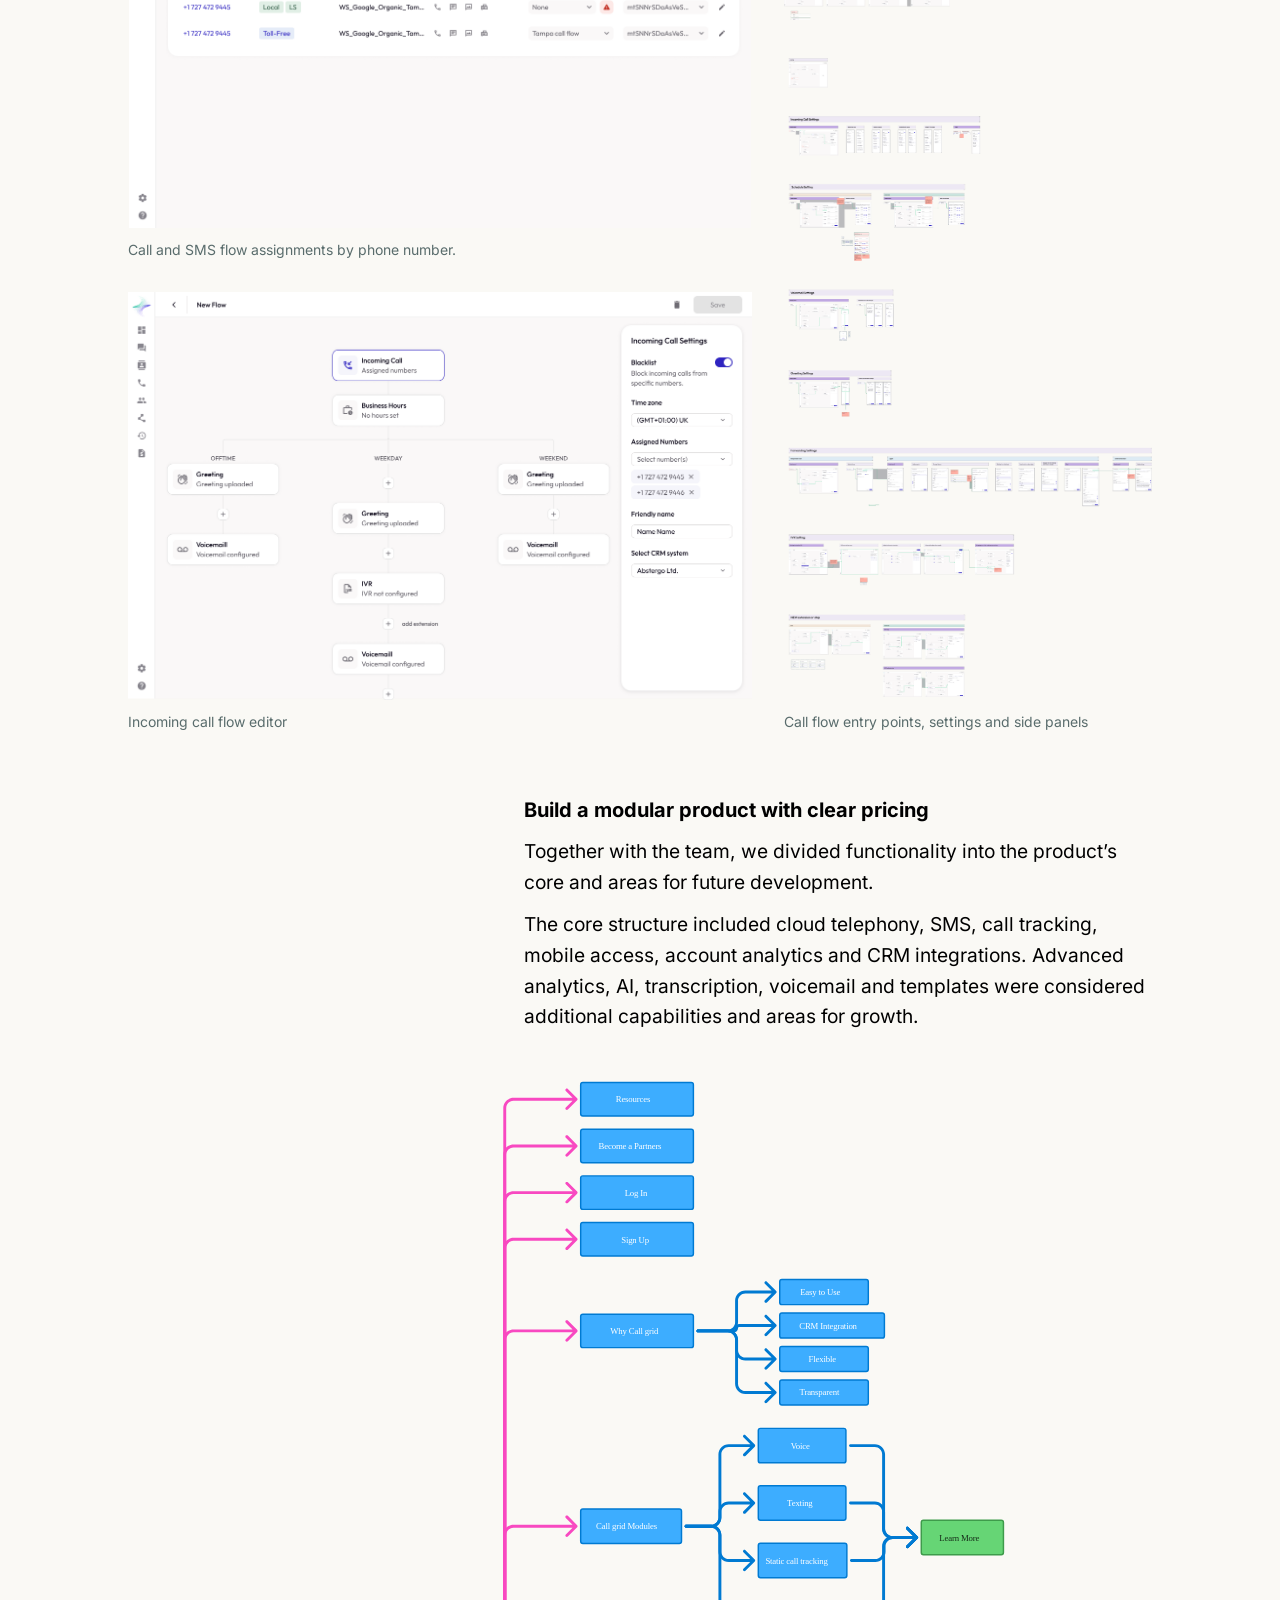
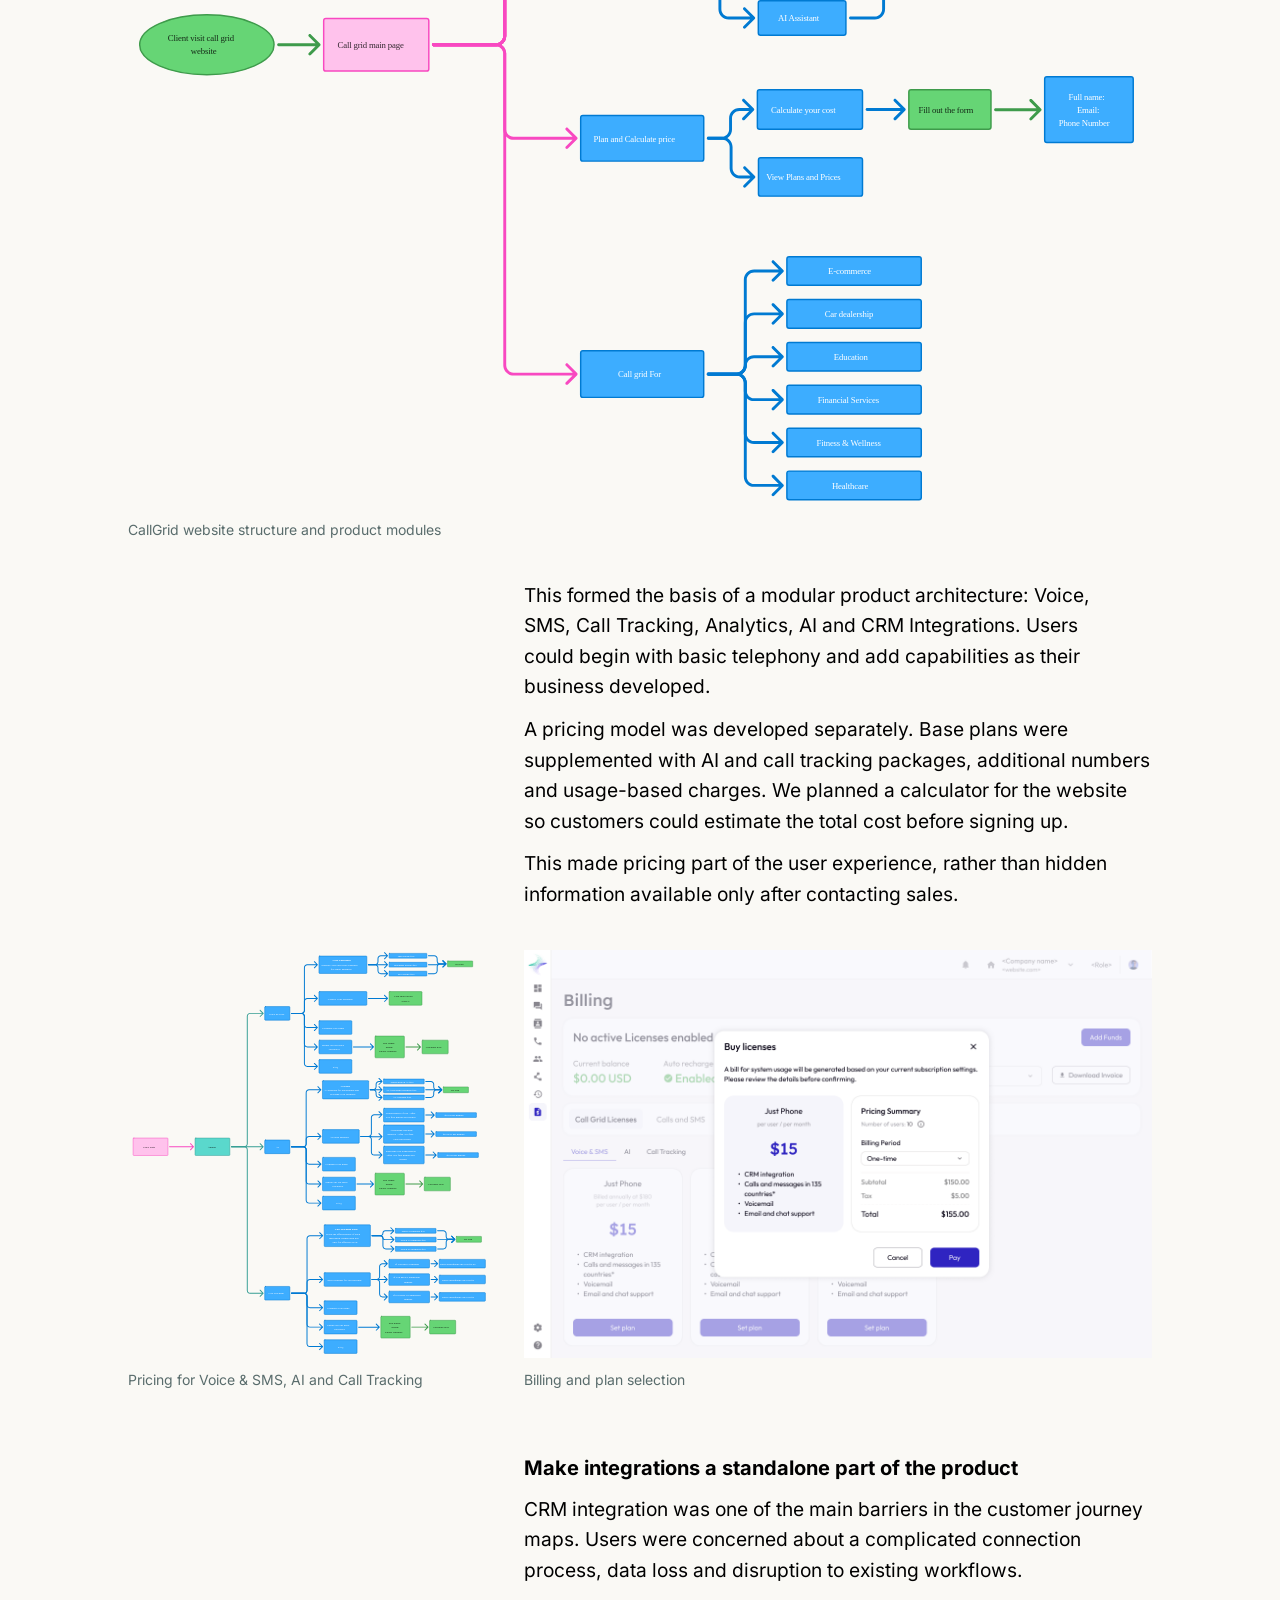
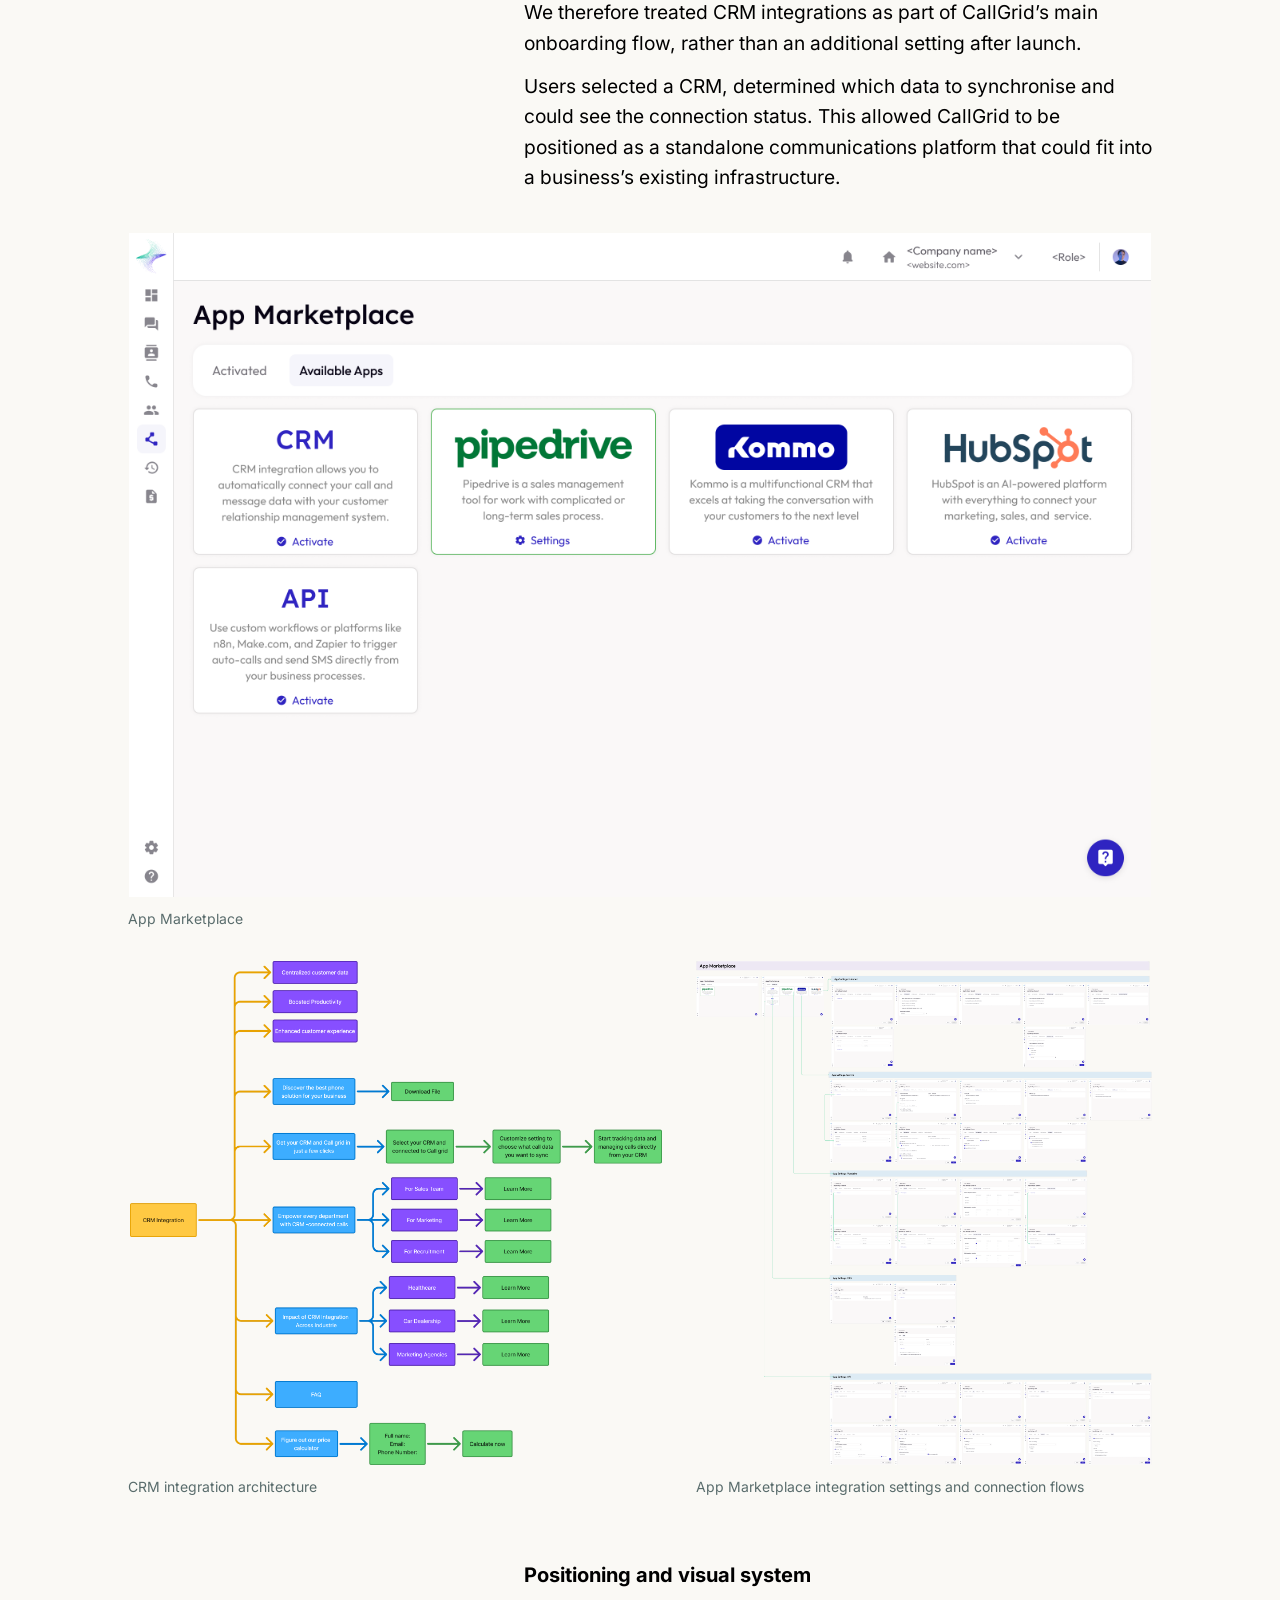
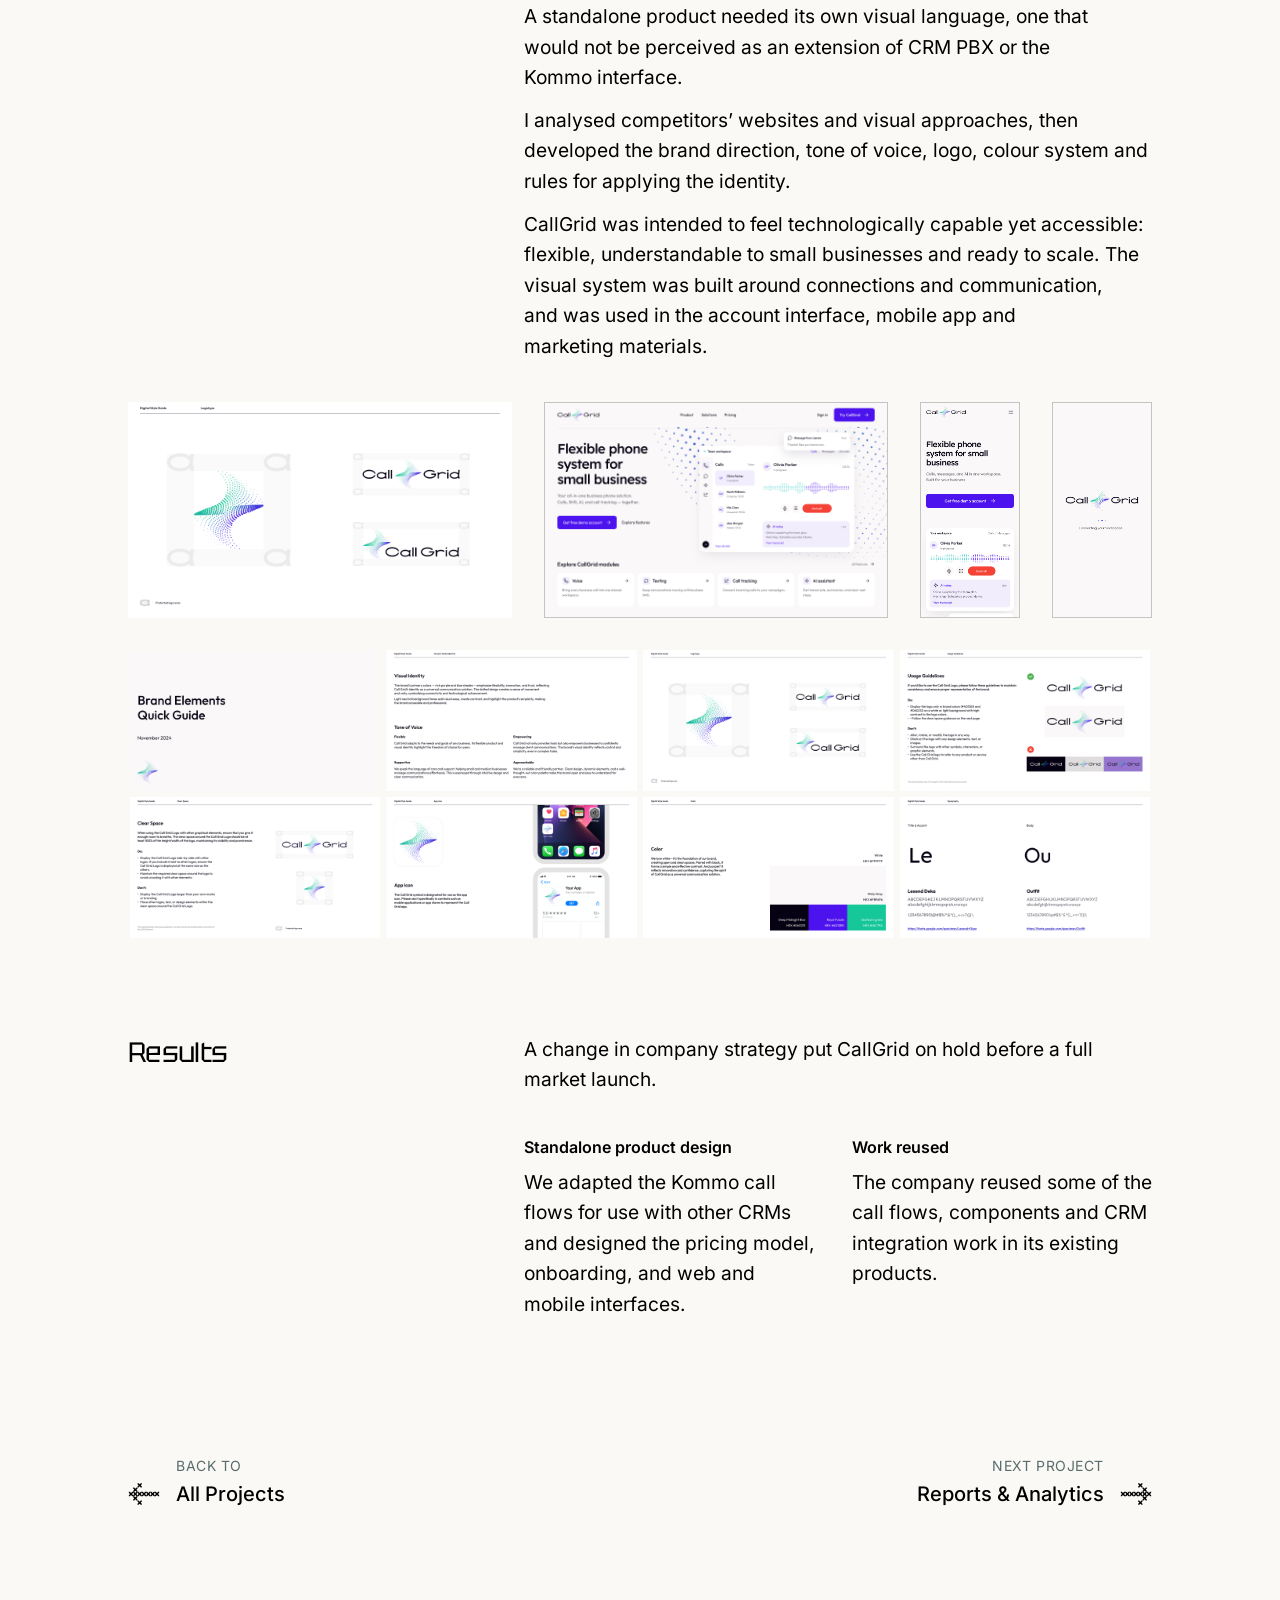
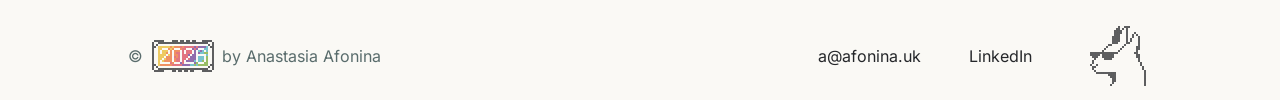
<file: business-phone.html>
<!doctype html><html lang="en"><head><meta charset="utf-8"><meta name="viewport" content="width=device-width,initial-scale=1"><script src="page-loading.js?v=progressive-media-1" async></script><script src="hover-input.js" defer></script><title>CallGrid — Anastasia Afonina</title><meta name="description" content="CallGrid was conceived as a standalone telephony platform with its own brand and the ability to integrate with different CRMs."><link rel="icon" type="image/svg+xml" href="data:image/svg+xml,%3Csvg xmlns='http://www.w3.org/2000/svg' viewBox='0 0 32 32'%3E%3Crect width='32' height='32' fill='%236b7d7d'/%3E%3Ctext x='7' y='24' font-family='monospace' font-size='24' fill='%23faf9f5'%3Ea%3C/text%3E%3C/svg%3E"><link rel="stylesheet" href="assets/fonts.css"><link rel="stylesheet" href="home.css"><link rel="stylesheet" href="cross-grid.css"><link rel="stylesheet" href="case-study.css"><link rel="stylesheet" href="case-editorial.css"><link rel="stylesheet" href="navigation.css?v=mobile-header-2"><link rel="stylesheet" href="footer-links.css"><link rel="stylesheet" href="link-hover-motion.css"><link rel="stylesheet" href="case-lightbox.css"><script src="case-lightbox.js" defer></script><link rel="stylesheet" href="case-source.css"><link rel="stylesheet" href="case-story.css"><link rel="stylesheet" href="case-review.css?v=mobile-header-2"><script src="case-review-nav.js?v=mobile-header-2" defer></script><script src="case-video-playback.js?v=seekable-1" defer></script><link rel="stylesheet" href="secondary-actions.css"><link rel="stylesheet" href="typography.css?v=880ba53a"><link rel="stylesheet" href="case-spacing.css"><link rel="stylesheet" href="pixel-blocks.css?v=progressive-media-1"><script src="pixel-blocks.js?v=progressive-media-1" defer></script><link rel="stylesheet" href="case-reading.css?v=8d7ef311"><link rel="stylesheet" href="selected-work501.css"><link rel="stylesheet" href="case-card-cover.css"><link rel="stylesheet" href="case-media-grid.css"><script defer src="case-media-grid.js"></script></head><body class="case-page business-phone-case"><a class="skip" href="#main">Skip to content</a><header class="case-review-header"><div class="shell case-review-header-inner"><a class="case-review-back secondary-action" href="index.html#selected-work" aria-label="Back to work" data-secondary-label="Back to work"><span class="secondary-label"><svg class="ui-stitch-icon ui-stitch-icon--compact" data-stitch-icon="arrow-left" viewBox="0 0 20 16" width="20" height="16" aria-hidden="true" focusable="false"><path d="M8.66775 0H7.64206L6.50087 1.15565L5.35963 0H4.33398V1.0256L5.48964 2.16688L4.33398 3.32254V4.33377H5.35963L6.50087 3.19249L7.64206 4.33377H8.66775V3.32254L7.52651 2.16688L8.66775 1.0256V0Z" transform="translate(1.33225 1.49934)" fill="currentColor" style="--stitch-color:#E8B92E;--stitch-order:0"/><path d="M8.66775 0H7.64206L6.50087 1.15565L5.35963 0H4.33398V1.0256L5.48964 2.16688L4.33398 3.32254V4.33377H5.35963L6.50087 3.19249L7.64206 4.33377H8.66775V3.32254L7.52651 2.16688L8.66775 1.0256V0Z" transform="translate(-3.00152 5.83312)" fill="currentColor" style="--stitch-color:#EB6B2F;--stitch-order:1"/><path d="M8.66775 0H7.64206L6.50087 1.15565L5.35963 0H4.33398V1.0256L5.48964 2.16688L4.33398 3.32254V4.33377H5.35963L6.50087 3.19249L7.64206 4.33377H8.66775V3.32254L7.52651 2.16688L8.66775 1.0256V0Z" transform="translate(1.33225 5.83312)" fill="currentColor" style="--stitch-color:#EB6B2F;--stitch-order:2"/><path d="M8.66775 0H7.64206L6.50087 1.15565L5.35963 0H4.33398V1.0256L5.48964 2.16688L4.33398 3.32254V4.33377H5.35963L6.50087 3.19249L7.64206 4.33377H8.66775V3.32254L7.52651 2.16688L8.66775 1.0256V0Z" transform="translate(5.66602 5.83312)" fill="currentColor" style="--stitch-color:#6A3B94;--stitch-order:3"/><path d="M8.66775 0H7.64206L6.50087 1.15565L5.35963 0H4.33398V1.0256L5.48964 2.16688L4.33398 3.32254V4.33377H5.35963L6.50087 3.19249L7.64206 4.33377H8.66775V3.32254L7.52651 2.16688L8.66775 1.0256V0Z" transform="translate(9.99979 5.83312)" fill="currentColor" style="--stitch-color:#48AFC0;--stitch-order:4"/><path d="M8.66775 0H7.64206L6.50087 1.15565L5.35963 0H4.33398V1.0256L5.48964 2.16688L4.33398 3.32254V4.33377H5.35963L6.50087 3.19249L7.64206 4.33377H8.66775V3.32254L7.52651 2.16688L8.66775 1.0256V0Z" transform="translate(1.33225 10.16689)" fill="currentColor" style="--stitch-color:#D94658;--stitch-order:0"/></svg><span>Back to work</span><span class="case-back-short" aria-hidden="true">Work</span></span></a><nav class="case-review-links" aria-label="Case study sections"><a href="#overview" aria-current="location">Overview</a><a href="#problem">Challenge</a><a href="#research">Research</a><a href="#process">Process</a><a href="#result">Results</a></nav></div></header>
<main id="main" class="case-study shell case-editorial case-source case-story case-review case-split" data-source-section="416:39151" tabindex="-1"><div class="case-intro review-opening" id="overview">
<div class="review-opening-copy"><h1>CallGrid</h1>
<p class="story-lead" data-source-node="416:39154">We designed CallGrid as a standalone business phone platform that could connect to different CRMs.</p>
</div></div>
<figure class="case-feature-cover case-card-cover" data-hide-captions data-case-cover="callgrid">
  <div class="case-cover-art">
    <a class="case-image-link" href="assets/home-frame501/callgrid-cover.png">
      <img src="assets/home-frame501/callgrid-cover.png" alt="CallGrid visual call-flow editor" fetchpriority="high" decoding="async" width="3024" height="1964">
    </a>
  </div>
</figure>
<section class="case-section story-chapter" id="context" aria-labelledby="context-title" data-source-node="416:39153"><div class="source-block">
<div class=" review-overview-row" data-source-node="416:39154">
<h2 id="context-title" class="review-overview-heading">Overview</h2><div class="review-overview-copy overview-columns"><div class="source-prose case-prose story-summary">
<h3 class="story-label">Context</h3><p>The company and Kommo had developed CRM PBX for Kommo CRM. That work gave the team experience managing phone numbers, routing and tracking calls, handling SMS and integrating telephony with a CRM.</p><p>With its own brand, the company wanted to reach customers directly, sell to a wider international audience and create a new source of revenue.</p>
</div>
<aside class="source-prose case-prose story-facts review-remaining-facts" aria-label="My role and collaboration"><h3 class="story-label">My role</h3>
<p>I analysed the existing service and worked on the product structure, user flows, web and mobile interfaces, and visual direction.</p>
<p>I worked with colleagues in product and analytics on audience and market research. I used those findings and the business requirements to inform the interface design.</p></aside>
</div></div>
</div></section>


<section class="case-section story-chapter" id="problem" aria-labelledby="problem-title" data-source-node="416:39155" data-story-section="01"><div class="story-section-row">
<div class="story-section-heading">
<h2 id="problem-title" data-source-node="416:39155"><span class="story-section-number" aria-hidden="true">01.</span> The challenge</h2>
</div>
<div class="story-section-copy"><div class="source-block" data-source-node="416:39155">
<div class="source-prose case-prose" data-source-node="416:39156"><p>CRM PBX supported complex telephony workflows, but the product structure largely followed the system’s technical logic. Even to configure a basic workflow, users had to set up and link phone numbers, staff accounts, schedules, inbound and outbound call settings, queues and routing rules in a specific order.</p></div>
<div class="source-prose case-prose" data-source-node="416:39157">
<p>The team reached customers through Kommo, and some workflows assumed the customer used Kommo CRM.</p>
<p>We needed to identify which workflows could work across CRMs, simplify setup and help customers understand which features their business needed.</p>
</div>
</div></div>
</div></section>

<section class="case-section story-chapter" id="research" aria-labelledby="research-title" data-source-node="416:39160" data-story-section="02"><div class="story-section-row">
<div class="story-section-heading">
<h2 id="research-title" data-source-node="416:39159"><span class="story-section-number" aria-hidden="true">02.</span> Research</h2>
</div>
<div class="story-section-copy">
<div class="source-prose case-prose" data-source-node="416:39161">
<p>I audited the CRM PBX workspace and mapped how phone numbers, users, schedules, inbound and outbound call flows, interactive voice response (IVR) menus, queues, messages and integrations depended on one another.</p>
<p>The analysis helped identify which decisions were driven by the Kommo ecosystem and which could be adapted for a standalone product. The guiding principle was to separate the technical structure of telephony from the user’s workflow: customers need to understand the task they are solving, rather than how objects are connected inside the system.</p>
</div>
</div>
</div>
<figure id="pbx-audit" class="case-figure source-figure case-collage" data-source-node="585:11477">
  <a class="case-image-link case-media-slot" style="--media-ratio:calc(39424 / 14247)" href="assets/business-phone-source/artwork/crm-pbx-audit-2451-5.webp" aria-label="Open image: CRM PBX web interface audit">
    <img src="assets/business-phone-source/artwork/crm-pbx-audit-2451-5.webp" width="6144" height="2220" alt="Rows of CRM PBX screens showing account setup, buying a phone number, and the main workspace." loading="lazy" decoding="async" style="clip-path:inset(calc(100% / 2220) calc(100% / 6144))">
  </a>
  <figcaption>CRM PBX web interface audit</figcaption>
</figure><div class="story-section-row story-section-row--continuation">
<div class="story-section-heading" aria-hidden="true"></div>
<div class="story-section-copy">
<div class="source-prose case-prose" data-source-node="416:39172">
<p>In parallel, I worked with colleagues in audience research and marketing to understand potential users. We used the findings to draft personas. The examples covered the US, Canada and the UK. We designed for an international audience, and the launch markets had yet to be decided.</p>
<p>We developed customer journey maps for the main segments, from discovering the product and comparing solutions through implementation, daily use and renewal. Recurring barriers included complex initial setup, concerns about integration and data migration, unclear costs and the need for support after connecting the service.</p>
</div>
</div>
</div>
<figure id="customer-journeys" class="source-figure case-video" data-source-node="416:39173">
  <video muted loop playsinline controls preload="none" width="1920" height="844" style="--media-ratio:calc(1920 / 844)" poster="assets/business-phone-source/artwork/customer-journeys.webp?v=d65102fc" aria-label="Three CallGrid customer profiles, each shown alongside its complete journey map" aria-describedby="customer-journeys-caption">
    <source src="assets/business-phone-source/artwork/customer-journeys.mp4?v=e360b11d" type="video/mp4">
    <a href="assets/business-phone-source/artwork/customer-journeys.mp4?v=e360b11d">Download the customer journey video</a>
  </video>
  <figcaption id="customer-journeys-caption">Customer profiles and journey maps</figcaption>
</figure><div class="story-section-row story-section-row--continuation">
<div class="story-section-heading" aria-hidden="true"></div>
<div class="story-section-copy">
<div class="source-prose case-prose" data-source-node="416:39174"><p>I also conducted a competitive analysis of cloud telephony and call tracking services. I compared onboarding, number and employee management, routing, messaging, analytics, CRM integrations, pricing and the ways these services explained their value.</p></div>
</div>
</div>
<div class="source-image-grid case-media-pair case-collage case-grid-row" style="grid-template-columns:var(--media-tracks,minmax(0,0.921792fr) minmax(0,1.340386fr));--row-ratio:calc(3477 / 3772 + 2851 / 2127);--first-share:calc(0.921792 / (0.921792 + 1.340386))">
<figure class="case-figure source-figure" data-source-node="669:6764"><a class="case-image-link case-media-slot" style="--media-ratio:calc(3477 / 3772)" href="assets/business-phone-source/image-418.png" aria-label="Open image: Cloud telephony competitor websites"><span class="source-image-viewport collage-trim" style="aspect-ratio:3477/3772;--full-width:107.362669%;--left:-3.652574%;--top:-4.294804%"><span class="case-media-crop"><img src="assets/business-phone-source/image-418.png" width="3733" height="4096" alt="Comparison of cloud telephony websites" loading="lazy" decoding="async" style="clip-path:inset(calc(100% / 4096) calc(100% / 3733))"></span></span></a><figcaption>Cloud telephony competitor websites</figcaption></figure>
<figure class="case-figure source-figure" data-source-node="416:39177"><a class="case-image-link case-media-slot" style="--media-ratio:calc(2851 / 2127)" href="assets/business-phone-source/artwork/competitive-full.webp" aria-label="Open image: Competitor call flows and interfaces"><span class="source-image-viewport collage-trim" style="aspect-ratio:2851/2127;--full-width:100.911961%;--left:-0.455980%;--top:-0.611189%"><span class="case-media-crop"><img src="assets/business-phone-source/artwork/competitive.webp" width="2877" height="2153" alt="Comparison of competitor interfaces and workflows" loading="lazy" decoding="async"></span></span></a><figcaption>Competitor call flows and interfaces</figcaption></figure>
</div><div class="story-section-row story-section-row--continuation">
<div class="story-section-heading" aria-hidden="true"></div>
<div class="story-section-copy">
<div class="source-prose case-prose" data-source-node="416:39178"><p>The research pointed to three decisions customers would need help with. How would they set up a call flow, estimate the cost and connect their existing CRM?</p></div>
<div class="source-prose case-prose" data-source-node="416:39179">
<p><strong>Hypothesis 1.</strong> If we translated the technical logic of telephony into sequential business workflows and revealed complexity gradually, users would find the service easier to configure.</p>
<p><strong>Hypothesis 2.</strong> If we divided the platform’s capabilities into standalone modules and clearly showed their value and cost, businesses could choose a suitable configuration and expand it as they grew.</p>
<p><strong>Hypothesis 3.</strong> If we made CRM integrations a standalone part of the product, CallGrid could work beyond the Kommo ecosystem and serve a broader audience.</p>
</div>
</div>
</div></section>

<section class="case-section story-chapter" id="process" aria-labelledby="process-title" data-source-node="416:39182"><div class="source-block">
<section class="story-step" aria-labelledby="process-step-1-title" data-story-section="03"><div class="story-section-row">
<div class="story-section-heading"><h2 id="process-title" data-source-node="416:39181"><span class="story-section-number" aria-hidden="true">03.</span> Process</h2></div>
<div class="story-section-copy">
<h3 class="source-subheading story-step-heading" id="process-step-1-title" data-source-node="416:39183">Translate technical logic into clear workflows</h3>
<div class="source-prose case-prose" data-source-node="416:39184"><p>I first organised the main telephony objects and their setup sequence. In the existing CRM PBX, the number, employee, schedule and call handling flow depended on one another, so an error at one stage could affect the entire flow.</p></div>
</div>
</div>
<div class="source-image-grid case-collage" data-source-node="680:3944" style="grid-template-columns:minmax(0,1fr)"><figure class="case-figure source-figure" data-source-node="680:3946"><a class="case-image-link case-media-slot" style="--media-ratio:calc(4096 / 906)" href="assets/business-phone-source/image-121.png" aria-label="Open image: Setup steps and their dependencies"><img src="assets/business-phone-source/image-121.png" width="4096" height="906" alt="Telephony setup sequence and dependencies" loading="lazy" decoding="async"></a><figcaption>Setup steps and their dependencies</figcaption></figure><div class="source-image-grid case-grid-row" data-source-node="680:3948" style="grid-template-columns:var(--media-tracks,minmax(0,0.944580fr) minmax(0,1.850881fr));--row-ratio:calc(3869 / 4096 + 4096 / 2213);--first-share:calc(0.944580 / (0.944580 + 1.850881))"><figure class="case-figure source-figure" data-source-node="680:3949"><a class="case-image-link case-media-slot" style="--media-ratio:calc(3869 / 4096)" href="assets/business-phone-source/image-115.png" aria-label="Open image: How the parts of CRM PBX connect"><img src="assets/business-phone-source/image-115.png" width="3869" height="4096" alt="CRM PBX entity relationships" loading="lazy" decoding="async"></a><figcaption>How the parts of CRM PBX connect</figcaption></figure><figure class="case-figure source-figure" data-source-node="680:3952"><a class="case-image-link case-media-slot" style="--media-ratio:calc(4096 / 2213)" href="assets/business-phone-source/image-122.png" aria-label="Open image: How CRM PBX handles an incoming call"><img src="assets/business-phone-source/image-122.png" width="4096" height="2213" alt="Incoming call routing logic" loading="lazy" decoding="async"></a><figcaption>How CRM PBX handles an incoming call</figcaption></figure></div></div><figure class="case-figure source-figure" data-source-node="416:39186"><a class="case-image-link case-media-slot" style="--media-ratio:calc(8595 / 3590)" href="assets/business-phone-source/artwork/flow.svg" aria-label="Open image: IVR routing scheme"><img src="assets/business-phone-source/artwork/flow.svg" width="8595" height="3590" alt="Telephony objects and call flow relationships" loading="lazy" decoding="async"></a><figcaption>IVR routing scheme</figcaption></figure><div class="story-section-row story-section-row--continuation">
<div class="story-section-heading" aria-hidden="true"></div>
<div class="story-section-copy">
<div class="source-prose case-prose" data-source-node="416:39188"><p>In CallGrid, complex logic was revealed gradually. Users first selected a business task, then configured the necessary parameters: a number, team, schedule, routing rules, queue or voice menu.</p></div>
</div>
</div>
<figure class="case-figure source-figure" data-source-node="416:39194"><a class="case-image-link case-media-slot" style="--media-ratio:calc(2560 / 1664)" href="assets/business-phone-source/image-132.png" aria-label="Open image: Choosing a call flow type"><img src="assets/business-phone-source/image-132.png" width="2560" height="1664" alt="Choose an incoming call type" loading="lazy" decoding="async"></a><figcaption>Choosing a call flow type</figcaption></figure><div class="story-section-row story-section-row--continuation"><div class="story-section-heading" aria-hidden="true"></div><div class="story-section-copy"><div class="source-prose case-prose" data-source-node="416:39189"><p>Interface states accounted for system constraints. We needed to show users the required connections without overwhelming them with the internal structure of telephony or allowing them to create an incomplete flow.</p></div>
</div></div><div class="source-image-grid case-collage case-grid-row" data-source-node="680:3958" style="grid-template-columns:var(--media-tracks,minmax(0,1.539062fr) minmax(0,1.660913fr));--row-ratio:calc(2561 / 1664 + 2983 / 1796);--first-share:calc(1.539062 / (1.539062 + 1.660913))"><figure class="case-figure source-figure" data-source-node="416:39195"><a class="case-image-link case-media-slot" style="--media-ratio:calc(2561 / 1664)" href="assets/business-phone-source/image-133.png" aria-label="Open image: Incoming call settings"><span class="source-image-viewport collage-trim" style="aspect-ratio:2561/1664;--full-width:100.585709%;--left:0.000000%;--top:0.000000%"><span class="case-media-crop"><img src="assets/business-phone-source/image-133.png" width="2576" height="1664" alt="Incoming call flow editor" loading="lazy" decoding="async"></span></span></a><figcaption>Incoming call settings</figcaption></figure><figure class="case-figure source-figure" data-source-node="680:3956"><a class="case-image-link case-media-slot" style="--media-ratio:calc(2983 / 1796)" href="assets/business-phone-source/artwork/states.webp" aria-label="Open image: Call flow cards and their states"><span class="source-image-viewport collage-trim" style="aspect-ratio:2983/1796;--full-width:100.938652%;--left:-0.469326%;--top:-0.779510%"><span class="case-media-crop"><img src="assets/business-phone-source/artwork/states.webp" width="3011" height="1824" alt="Component states for building a call flow" loading="lazy" decoding="async"></span></span></a><figcaption>Call flow cards and their states</figcaption></figure></div><div class="story-section-row story-section-row--continuation">
<div class="story-section-heading" aria-hidden="true"></div>
<div class="story-section-copy">
<div class="source-prose case-prose" data-source-node="416:39197"><p>I also worked through number management, incoming and outgoing calls, schedules, IVR, queues, voicemail, messages and communication history.</p></div>
</div>
</div>
<div class="source-image-grid callgrid-flow-collage case-collage" data-source-node="416:39198"><div class="source-image-grid" data-source-node="680:3941" style="grid-template-columns:minmax(0,1fr)"><figure id="phone-number-flows" class="case-figure source-figure" data-source-node="680:3939"><a class="case-image-link case-media-slot" style="--media-ratio:calc(2560 / 1664)" href="assets/business-phone-source/image-419.png" aria-label="Open image: Call and SMS flow assignments by phone number"><img src="assets/business-phone-source/image-419.png" width="2560" height="1664" alt="CallGrid phone numbers table with number types, capabilities and a warning beside an unassigned call flow." loading="lazy" decoding="async"></a><figcaption>Call and SMS flow assignments by phone number.</figcaption></figure><figure class="case-figure source-figure" data-source-node="416:39199"><a class="case-image-link case-media-slot" style="--media-ratio:calc(2560 / 1670)" href="assets/business-phone-source/image-137.png" aria-label="Open image: Incoming call flow editor"><img src="assets/business-phone-source/image-137.png" width="2560" height="1670" alt="Incoming call routing in the flow editor" loading="lazy" decoding="async"></a><figcaption>Incoming call flow editor</figcaption></figure></div><figure class="case-figure source-figure" data-source-node="416:39200"><a class="case-image-link case-media-slot" style="--media-ratio:calc(1691 / 3998)" href="assets/business-phone-source/artwork/numbers.webp" aria-label="Open image: Call flow entry points, settings and side panels"><span class="source-image-viewport collage-trim" style="aspect-ratio:1691/3998;--full-width:102.128918%;--left:-1.064459%;--top:-0.450225%"><span class="case-media-crop"><img src="assets/business-phone-source/artwork/numbers.webp" width="1727" height="4034" alt="Number settings and associated call flows" loading="lazy" decoding="async"></span></span></a><figcaption>Call flow entry points, settings and side panels</figcaption></figure></div></section>
<section class="story-step" aria-labelledby="process-step-2-title" data-story-section="04"><div class="story-section-row">
<div class="story-section-copy">
<h3 class="source-subheading story-step-heading" id="process-step-2-title" data-source-node="416:39201">Build a modular product with clear pricing</h3>
<div class="source-prose case-prose" data-source-node="416:39202">
<p>Together with the team, we divided functionality into the product’s core and areas for future development.</p>
<p>The core structure included cloud telephony, SMS, call tracking, mobile access, account analytics and CRM integrations. Advanced analytics, AI, transcription, voicemail and templates were considered additional capabilities and areas for growth.</p>
</div>
</div>
</div>
<figure class="case-figure source-figure" data-source-node="680:3962"><a class="case-image-link case-media-slot" style="--media-ratio:calc(2805 / 2834)" href="assets/business-phone-source/artwork/modules.svg" aria-label="Open image: CallGrid website structure and product modules"><img src="assets/business-phone-source/artwork/modules.svg" width="2805" height="2834" alt="Product modules and planned features" loading="lazy" decoding="async"></a><figcaption>CallGrid website structure and product modules</figcaption></figure><div class="story-section-row story-section-row--continuation">
<div class="story-section-heading" aria-hidden="true"></div>
<div class="story-section-copy">
<div class="source-prose case-prose" data-source-node="416:39204">
<p>This formed the basis of a modular product architecture: Voice, SMS, Call Tracking, Analytics, AI and CRM Integrations. Users could begin with basic telephony and add capabilities as their business developed.</p>
<p>A pricing model was developed separately. Base plans were supplemented with AI and call tracking packages, additional numbers and usage-based charges. We planned a calculator for the website so customers could estimate the total cost before signing up.</p>
<p>This made pricing part of the user experience, rather than hidden information available only after contacting sales.</p>
</div>
</div>
</div>
<div class="source-image-grid case-media-pair case-collage case-grid-row" style="grid-template-columns:var(--media-tracks,minmax(0,0.886552fr) minmax(0,1.538462fr));--row-ratio:calc(2993 / 3376 + 2560 / 1664);--first-share:calc(0.886552 / (0.886552 + 1.538462))">
<figure class="case-figure source-figure" data-source-node="416:39205"><a class="case-image-link case-media-slot" style="--media-ratio:calc(2993 / 3376)" href="assets/business-phone-source/artwork/pricing.svg" aria-label="Open image: Pricing for Voice &amp; SMS, AI and Call Tracking"><img src="assets/business-phone-source/artwork/pricing.svg" width="2993" height="3376" alt="CallGrid pricing architecture" loading="lazy" decoding="async"></a><figcaption>Pricing for Voice &amp; SMS, AI and Call Tracking</figcaption></figure>
<figure class="case-figure source-figure" data-source-node="680:3971"><a class="case-image-link case-media-slot" style="--media-ratio:calc(2560 / 1664)" href="assets/business-phone-source/image-422.png" aria-label="Open image: Billing and plan selection"><img src="assets/business-phone-source/image-422.png" width="2560" height="1664" alt="Billing page with the selected subscription and add-ons" loading="lazy" decoding="async"></a><figcaption>Billing and plan selection</figcaption></figure>
</div></section>
<section class="story-step" aria-labelledby="process-step-3-title" data-story-section="05"><div class="story-section-row">
<div class="story-section-copy">
<h3 class="source-subheading story-step-heading" id="process-step-3-title" data-source-node="416:39209">Make integrations a standalone part of the product</h3>
<div class="source-prose case-prose" data-source-node="416:39210">
<p>CRM integration was one of the main barriers in the customer journey maps. Users were concerned about a complicated connection process, data loss and disruption to existing workflows.</p>
<p>We therefore treated CRM integrations as part of CallGrid’s main onboarding flow, rather than an additional setting after launch.</p>
<p>Users selected a CRM, determined which data to synchronise and could see the connection status. This allowed CallGrid to be positioned as a standalone communications platform that could fit into a business’s existing infrastructure.</p>
</div>
</div>
</div>
<figure class="case-figure source-figure" data-source-node="680:3974"><a class="case-image-link case-media-slot" style="--media-ratio:calc(2560 / 1664)" href="assets/business-phone-source/image-423.png" aria-label="Open image: App Marketplace"><img src="assets/business-phone-source/image-423.png" width="2560" height="1664" alt="CRM connections in the app marketplace" loading="lazy" decoding="async"></a><figcaption>App Marketplace</figcaption></figure><div class="source-image-grid case-collage case-grid-row" data-source-node="416:39211" style="grid-template-columns:var(--media-tracks,minmax(0,1.057032fr) minmax(0,0.904701fr));--row-ratio:calc(4096 / 3875 + 3522 / 3893);--first-share:calc(1.057032 / (1.057032 + 0.904701))"><figure class="case-figure source-figure" data-source-node="416:39212"><a class="case-image-link case-media-slot" style="--media-ratio:calc(4096 / 3875)" href="assets/business-phone-source/image-143.png" aria-label="Open image: CRM integration architecture"><img src="assets/business-phone-source/image-143.png" width="4096" height="3875" alt="CRM integration architecture" loading="lazy" decoding="async"></a><figcaption>CRM integration architecture</figcaption></figure><figure class="case-figure source-figure" data-source-node="680:3980"><a class="case-image-link case-media-slot" style="--media-ratio:calc(3522 / 3893)" href="assets/business-phone-source/artwork/integrations.webp" aria-label="Open image: App Marketplace integration settings and connection flows"><span class="source-image-viewport collage-trim" style="aspect-ratio:3522/3893;--full-width:101.022147%;--left:-0.511073%;--top:-0.462368%"><span class="case-media-crop"><img src="assets/business-phone-source/artwork/integrations.webp" width="3558" height="3929" alt="Integration setup screens and connection states" loading="lazy" decoding="async"></span></span></a><figcaption>App Marketplace integration settings and connection flows</figcaption></figure></div></section>
<section class="story-step" data-hide-captions aria-labelledby="process-step-4-title" data-story-section="06"><div class="story-section-row">
<div class="story-section-copy">
<h3 class="source-subheading story-step-heading" id="process-step-4-title" data-source-node="416:39214">Positioning and visual system</h3>
<div class="source-prose case-prose" data-source-node="416:39215">
<p>A standalone product needed its own visual language, one that would not be perceived as an extension of CRM PBX or the Kommo interface.</p>
<p>I analysed competitors’ websites and visual approaches, then developed the brand direction, tone of voice, logo, colour system and rules for applying the identity.</p>
<p>CallGrid was intended to feel technologically capable yet accessible: flexible, understandable to small businesses and ready to scale. The visual system was built around connections and communication, and was used in the account interface, mobile app and marketing materials.</p>
</div>
</div>
</div>
<div id="callgrid-brand-screens" class="source-image-grid callgrid-brand-row case-collage" data-source-node="416:39216"><figure class="case-figure source-figure" data-source-node="416:39217"><a class="case-image-link case-media-slot" style="--media-ratio:calc(3840 / 2160)" href="assets/business-phone-source/image-147.png" aria-label="Open image: Logotype and brand symbol"><img src="assets/business-phone-source/image-147.png" width="3840" height="2160" alt="CallGrid logo and colour study" loading="lazy" decoding="async"></a></figure><figure class="case-figure source-figure" data-source-node="416:39218"><a class="case-image-link case-media-slot" style="--media-ratio:calc(1440 / 900)" href="assets/business-phone-source/original-web-landing.png" aria-label="Open image: Desktop landing page"><img class="callgrid-screen" src="assets/business-phone-source/original-web-landing.png" width="1440" height="900" alt="CallGrid desktop landing page" loading="lazy" decoding="async"></a></figure><div class="callgrid-brand-phones" data-source-node="684:16344"><figure class="case-figure source-figure" data-source-node="684:16344"><a class="case-image-link case-media-slot" style="--media-ratio:calc(393 / 852)" href="assets/business-phone-source/original-mobile-landing.png" aria-label="Open image: Mobile landing page"><img class="callgrid-screen" src="assets/business-phone-source/original-mobile-landing.png" width="393" height="852" alt="CallGrid mobile landing page" loading="lazy" decoding="async"></a></figure><figure class="case-figure source-figure" data-source-node="684:16345"><a class="case-image-link case-media-slot" style="--media-ratio:calc(393 / 852)" href="assets/business-phone-source/original-mobile-loading.png" aria-label="Open image: Mobile loading screen"><img class="callgrid-screen" src="assets/business-phone-source/original-mobile-loading.png" width="393" height="852" alt="CallGrid mobile loading screen" loading="lazy" decoding="async"></a></figure></div></div><figure class="case-figure source-figure case-collage" data-source-node="416:39220"><a class="case-image-link case-media-slot" style="--media-ratio:calc(5216 / 1472)" href="assets/business-phone-source/artwork/brand.webp" aria-label="Open image: CallGrid brand guidelines"><span class="source-image-viewport collage-trim" style="aspect-ratio:5216/1472;--full-width:100.920245%;--left:-0.460123%;--top:-1.630435%"><span class="case-media-crop"><img src="assets/business-phone-source/artwork/brand.webp" width="5264" height="1520" alt="Brand guidelines and applications" loading="lazy" decoding="async"></span></span></a></figure></section>
</div></section>

<section class="case-section story-chapter story-results" id="result" aria-labelledby="result-title" data-source-node="416:39223" data-story-section="07"><div class="story-section-row">
<div class="story-section-heading">
<h2 id="result-title" data-source-node="416:39222">Results</h2>
</div>
<div class="result-summary">
  <p class="result-lead" data-source-node="416:39225">A change in company strategy put CallGrid on hold before a full market launch.</p>
  <dl class="result-details">
    <div data-source-node="416:39224">
      <dt>Standalone product design</dt>
      <dd>We adapted the Kommo call flows for use with other CRMs and designed the pricing model, onboarding, and web and mobile interfaces.</dd>
    </div>
    <div data-source-node="416:39225">
      <dt>Work reused</dt>
      <dd>The company reused some of the call flows, components and CRM integration work in its existing products.</dd>
    </div>
  </dl>
</div>
</div></section>
<nav class="case-end review-project-nav" aria-label="More projects"><a class="review-nav-card review-all-link" href="index.html#selected-work" aria-label="Back to all projects"><span class="review-nav-arrow" aria-hidden="true"><svg class="ui-stitch-icon" data-stitch-icon="arrow-left" viewBox="0 0 32 24" width="32" height="24" aria-hidden="true" focusable="false"><path d="M8.66775 0H7.64206L6.50087 1.15565L5.35963 0H4.33398V1.0256L5.48964 2.16688L4.33398 3.32254V4.33377H5.35963L6.50087 3.19249L7.64206 4.33377H8.66775V3.32254L7.52651 2.16688L8.66775 1.0256V0Z" transform="translate(5.16536 1.16557)" fill="currentColor" style="--stitch-color:#E8B92E;--stitch-order:0"/><path d="M8.66775 0H7.64206L6.50087 1.15565L5.35963 0H4.33398V1.0256L5.48964 2.16688L4.33398 3.32254V4.33377H5.35963L6.50087 3.19249L7.64206 4.33377H8.66775V3.32254L7.52651 2.16688L8.66775 1.0256V0Z" transform="translate(0.83159 5.49934)" fill="currentColor" style="--stitch-color:#E8B92E;--stitch-order:1"/><path d="M8.66775 0H7.64206L6.50087 1.15565L5.35963 0H4.33398V1.0256L5.48964 2.16688L4.33398 3.32254V4.33377H5.35963L6.50087 3.19249L7.64206 4.33377H8.66775V3.32254L7.52651 2.16688L8.66775 1.0256V0Z" transform="translate(-3.50218 9.83311)" fill="currentColor" style="--stitch-color:#EB6B2F;--stitch-order:2"/><path d="M8.66775 0H7.64206L6.50087 1.15565L5.35963 0H4.33398V1.0256L5.48964 2.16688L4.33398 3.32254V4.33377H5.35963L6.50087 3.19249L7.64206 4.33377H8.66775V3.32254L7.52651 2.16688L8.66775 1.0256V0Z" transform="translate(0.83159 9.83311)" fill="currentColor" style="--stitch-color:#EB6B2F;--stitch-order:3"/><path d="M8.66775 0H7.64206L6.50087 1.15565L5.35963 0H4.33398V1.0256L5.48964 2.16688L4.33398 3.32254V4.33377H5.35963L6.50087 3.19249L7.64206 4.33377H8.66775V3.32254L7.52651 2.16688L8.66775 1.0256V0Z" transform="translate(5.16536 9.83311)" fill="currentColor" style="--stitch-color:#D94658;--stitch-order:4"/><path d="M8.66775 0H7.64206L6.50087 1.15565L5.35963 0H4.33398V1.0256L5.48964 2.16688L4.33398 3.32254V4.33377H5.35963L6.50087 3.19249L7.64206 4.33377H8.66775V3.32254L7.52651 2.16688L8.66775 1.0256V0Z" transform="translate(9.49913 9.83311)" fill="currentColor" style="--stitch-color:#6A3B94;--stitch-order:0"/><path d="M8.66775 0H7.64206L6.50087 1.15565L5.35963 0H4.33398V1.0256L5.48964 2.16688L4.33398 3.32254V4.33377H5.35963L6.50087 3.19249L7.64206 4.33377H8.66775V3.32254L7.52651 2.16688L8.66775 1.0256V0Z" transform="translate(13.83291 9.83311)" fill="currentColor" style="--stitch-color:#6A3B94;--stitch-order:1"/><path d="M8.66775 0H7.64206L6.50087 1.15565L5.35963 0H4.33398V1.0256L5.48964 2.16688L4.33398 3.32254V4.33377H5.35963L6.50087 3.19249L7.64206 4.33377H8.66775V3.32254L7.52651 2.16688L8.66775 1.0256V0Z" transform="translate(18.16668 9.83311)" fill="currentColor" style="--stitch-color:#48AFC0;--stitch-order:2"/><path d="M8.66775 0H7.64206L6.50087 1.15565L5.35963 0H4.33398V1.0256L5.48964 2.16688L4.33398 3.32254V4.33377H5.35963L6.50087 3.19249L7.64206 4.33377H8.66775V3.32254L7.52651 2.16688L8.66775 1.0256V0Z" transform="translate(22.50044 9.83311)" fill="currentColor" style="--stitch-color:#48AFC0;--stitch-order:3"/><path d="M8.66775 0H7.64206L6.50087 1.15565L5.35963 0H4.33398V1.0256L5.48964 2.16688L4.33398 3.32254V4.33377H5.35963L6.50087 3.19249L7.64206 4.33377H8.66775V3.32254L7.52651 2.16688L8.66775 1.0256V0Z" transform="translate(0.83159 14.16688)" fill="currentColor" style="--stitch-color:#D94658;--stitch-order:4"/><path d="M8.66775 0H7.64206L6.50087 1.15565L5.35963 0H4.33398V1.0256L5.48964 2.16688L4.33398 3.32254V4.33377H5.35963L6.50087 3.19249L7.64206 4.33377H8.66775V3.32254L7.52651 2.16688L8.66775 1.0256V0Z" transform="translate(5.16536 18.50066)" fill="currentColor" style="--stitch-color:#6A3B94;--stitch-order:0"/></svg></span><span class="review-nav-copy"><span class="review-nav-caption">Back to</span><span class="review-nav-title">All Projects</span></span></a><a class="review-nav-card review-next-link" href="reports-analytics.html" aria-label="Next project: Reports &amp; Analytics"><span class="review-nav-copy"><span class="review-nav-caption">Next project</span><span class="review-nav-title">Reports &amp; <span class="review-nav-ending">Analytics<span class="review-nav-arrow" aria-hidden="true"><svg class="ui-stitch-icon" data-stitch-icon="arrow-right" viewBox="0 0 32 24" width="32" height="24" aria-hidden="true" focusable="false"><path d="M8.66775 0H7.64206L6.50087 1.15565L5.35963 0H4.33398V1.0256L5.48964 2.16688L4.33398 3.32254V4.33377H5.35963L6.50087 3.19249L7.64206 4.33377H8.66775V3.32254L7.52651 2.16688L8.66775 1.0256V0Z" transform="translate(13.83291 1.16557)" fill="currentColor" style="--stitch-color:#E8B92E;--stitch-order:0"/><path d="M8.66775 0H7.64206L6.50087 1.15565L5.35963 0H4.33398V1.0256L5.48964 2.16688L4.33398 3.32254V4.33377H5.35963L6.50087 3.19249L7.64206 4.33377H8.66775V3.32254L7.52651 2.16688L8.66775 1.0256V0Z" transform="translate(18.16668 5.49934)" fill="currentColor" style="--stitch-color:#E8B92E;--stitch-order:1"/><path d="M8.66775 0H7.64206L6.50087 1.15565L5.35963 0H4.33398V1.0256L5.48964 2.16688L4.33398 3.32254V4.33377H5.35963L6.50087 3.19249L7.64206 4.33377H8.66775V3.32254L7.52651 2.16688L8.66775 1.0256V0Z" transform="translate(22.50044 9.83311)" fill="currentColor" style="--stitch-color:#EB6B2F;--stitch-order:2"/><path d="M8.66775 0H7.64206L6.50087 1.15565L5.35963 0H4.33398V1.0256L5.48964 2.16688L4.33398 3.32254V4.33377H5.35963L6.50087 3.19249L7.64206 4.33377H8.66775V3.32254L7.52651 2.16688L8.66775 1.0256V0Z" transform="translate(18.16668 9.83311)" fill="currentColor" style="--stitch-color:#EB6B2F;--stitch-order:3"/><path d="M8.66775 0H7.64206L6.50087 1.15565L5.35963 0H4.33398V1.0256L5.48964 2.16688L4.33398 3.32254V4.33377H5.35963L6.50087 3.19249L7.64206 4.33377H8.66775V3.32254L7.52651 2.16688L8.66775 1.0256V0Z" transform="translate(13.83291 9.83311)" fill="currentColor" style="--stitch-color:#D94658;--stitch-order:4"/><path d="M8.66775 0H7.64206L6.50087 1.15565L5.35963 0H4.33398V1.0256L5.48964 2.16688L4.33398 3.32254V4.33377H5.35963L6.50087 3.19249L7.64206 4.33377H8.66775V3.32254L7.52651 2.16688L8.66775 1.0256V0Z" transform="translate(9.49913 9.83311)" fill="currentColor" style="--stitch-color:#6A3B94;--stitch-order:0"/><path d="M8.66775 0H7.64206L6.50087 1.15565L5.35963 0H4.33398V1.0256L5.48964 2.16688L4.33398 3.32254V4.33377H5.35963L6.50087 3.19249L7.64206 4.33377H8.66775V3.32254L7.52651 2.16688L8.66775 1.0256V0Z" transform="translate(5.16536 9.83311)" fill="currentColor" style="--stitch-color:#6A3B94;--stitch-order:1"/><path d="M8.66775 0H7.64206L6.50087 1.15565L5.35963 0H4.33398V1.0256L5.48964 2.16688L4.33398 3.32254V4.33377H5.35963L6.50087 3.19249L7.64206 4.33377H8.66775V3.32254L7.52651 2.16688L8.66775 1.0256V0Z" transform="translate(0.83159 9.83311)" fill="currentColor" style="--stitch-color:#48AFC0;--stitch-order:2"/><path d="M8.66775 0H7.64206L6.50087 1.15565L5.35963 0H4.33398V1.0256L5.48964 2.16688L4.33398 3.32254V4.33377H5.35963L6.50087 3.19249L7.64206 4.33377H8.66775V3.32254L7.52651 2.16688L8.66775 1.0256V0Z" transform="translate(-3.50218 9.83311)" fill="currentColor" style="--stitch-color:#48AFC0;--stitch-order:3"/><path d="M8.66775 0H7.64206L6.50087 1.15565L5.35963 0H4.33398V1.0256L5.48964 2.16688L4.33398 3.32254V4.33377H5.35963L6.50087 3.19249L7.64206 4.33377H8.66775V3.32254L7.52651 2.16688L8.66775 1.0256V0Z" transform="translate(18.16668 14.16688)" fill="currentColor" style="--stitch-color:#D94658;--stitch-order:4"/><path d="M8.66775 0H7.64206L6.50087 1.15565L5.35963 0H4.33398V1.0256L5.48964 2.16688L4.33398 3.32254V4.33377H5.35963L6.50087 3.19249L7.64206 4.33377H8.66775V3.32254L7.52651 2.16688L8.66775 1.0256V0Z" transform="translate(13.83291 18.50066)" fill="currentColor" style="--stitch-color:#6A3B94;--stitch-order:0"/></svg></span></span></span></span></a></nav></main><footer class="site-footer shell"><div class="copyright"><span>©</span><img src="assets/home-footer-1.svg" alt="2026"><span>by Anastasia Afonina</span></div><a class="email footer-link" href="mailto:a@afonina.uk"><span class="footer-link-label">a@afonina.uk</span><span class="footer-link-decoration" aria-hidden="true"><img class="footer-link-underline" src="assets/menu-refresh/footer-email-line.svg" width="103.714" height="4.38455" alt="" aria-hidden="true"><img class="footer-link-spark" src="assets/menu-refresh/footer-email-spark.svg" width="25.9267" height="17.3299" alt="" aria-hidden="true"></span></a><a class="linkedin footer-link" href="https://www.linkedin.com/in/a-afonina" target="_blank" rel="noopener noreferrer"><span class="footer-link-label">LinkedIn</span><span class="footer-link-decoration" aria-hidden="true"><img class="footer-link-underline" src="assets/menu-refresh/footer-linkedin-line.svg" width="64.8349" height="4.38064" alt="" aria-hidden="true"><img class="footer-link-spark" src="assets/menu-refresh/footer-linkedin-spark.svg" width="12.9658" height="12.9978" alt="" aria-hidden="true"></span></a><a class="back-top" href="#main" aria-label="Back to top"><img src="assets/footer-goat.svg" width="72" height="72" alt=""></a></footer><script src="footer-goat-turn-frames.js" defer></script><script src="footer-goat-turn.js" defer></script></body></html>
</file>
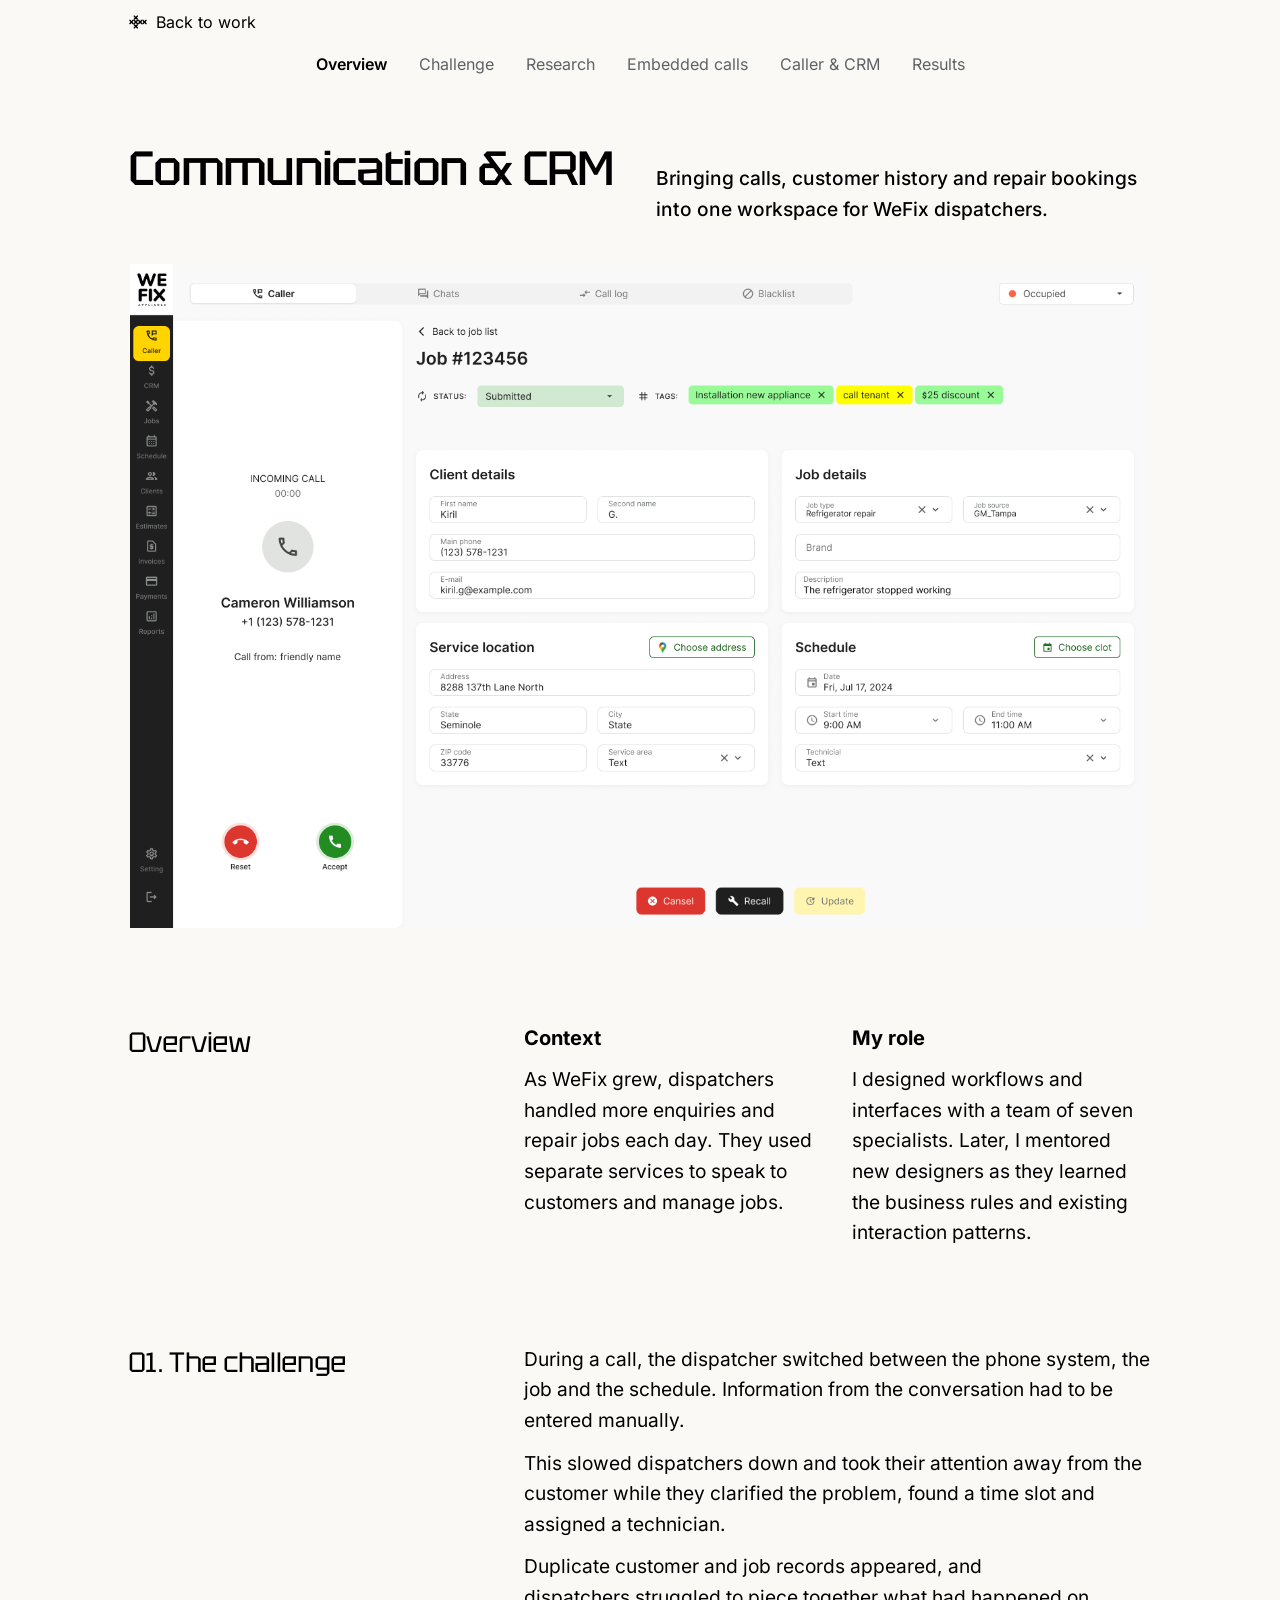
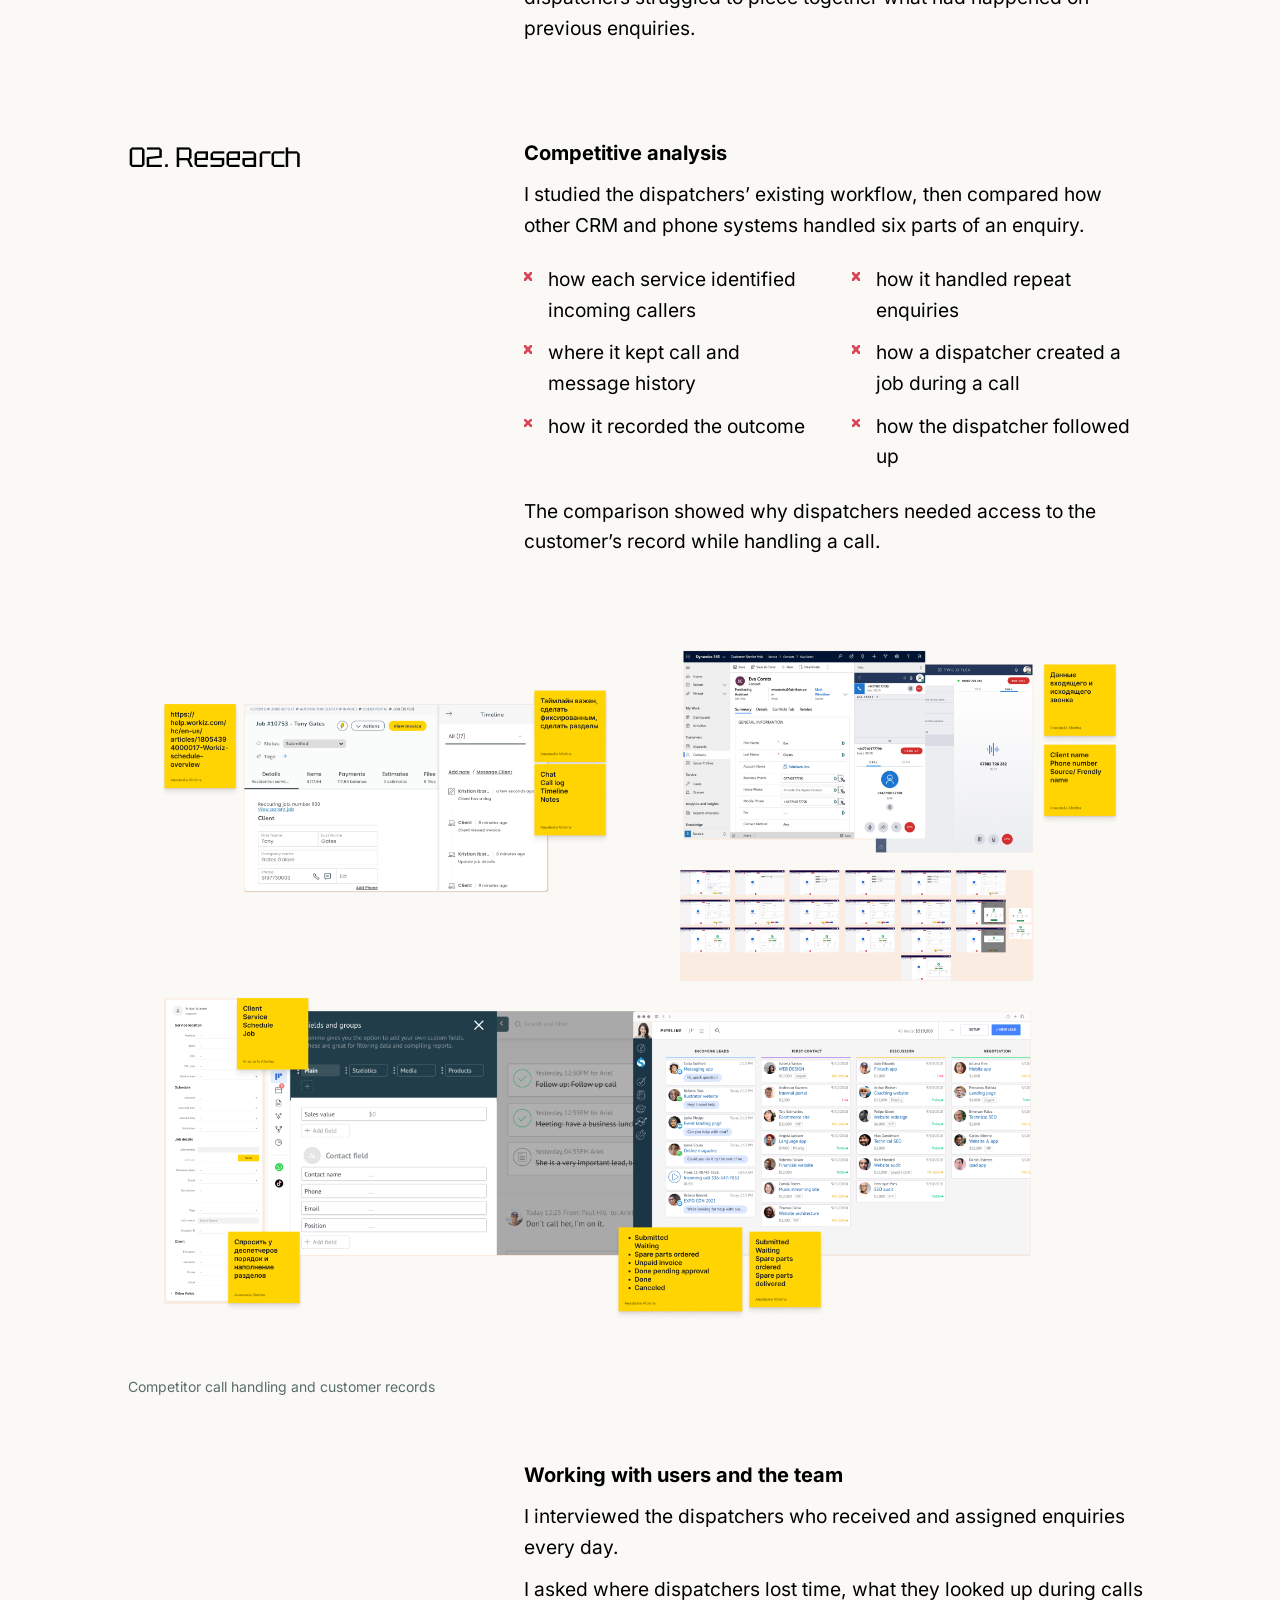
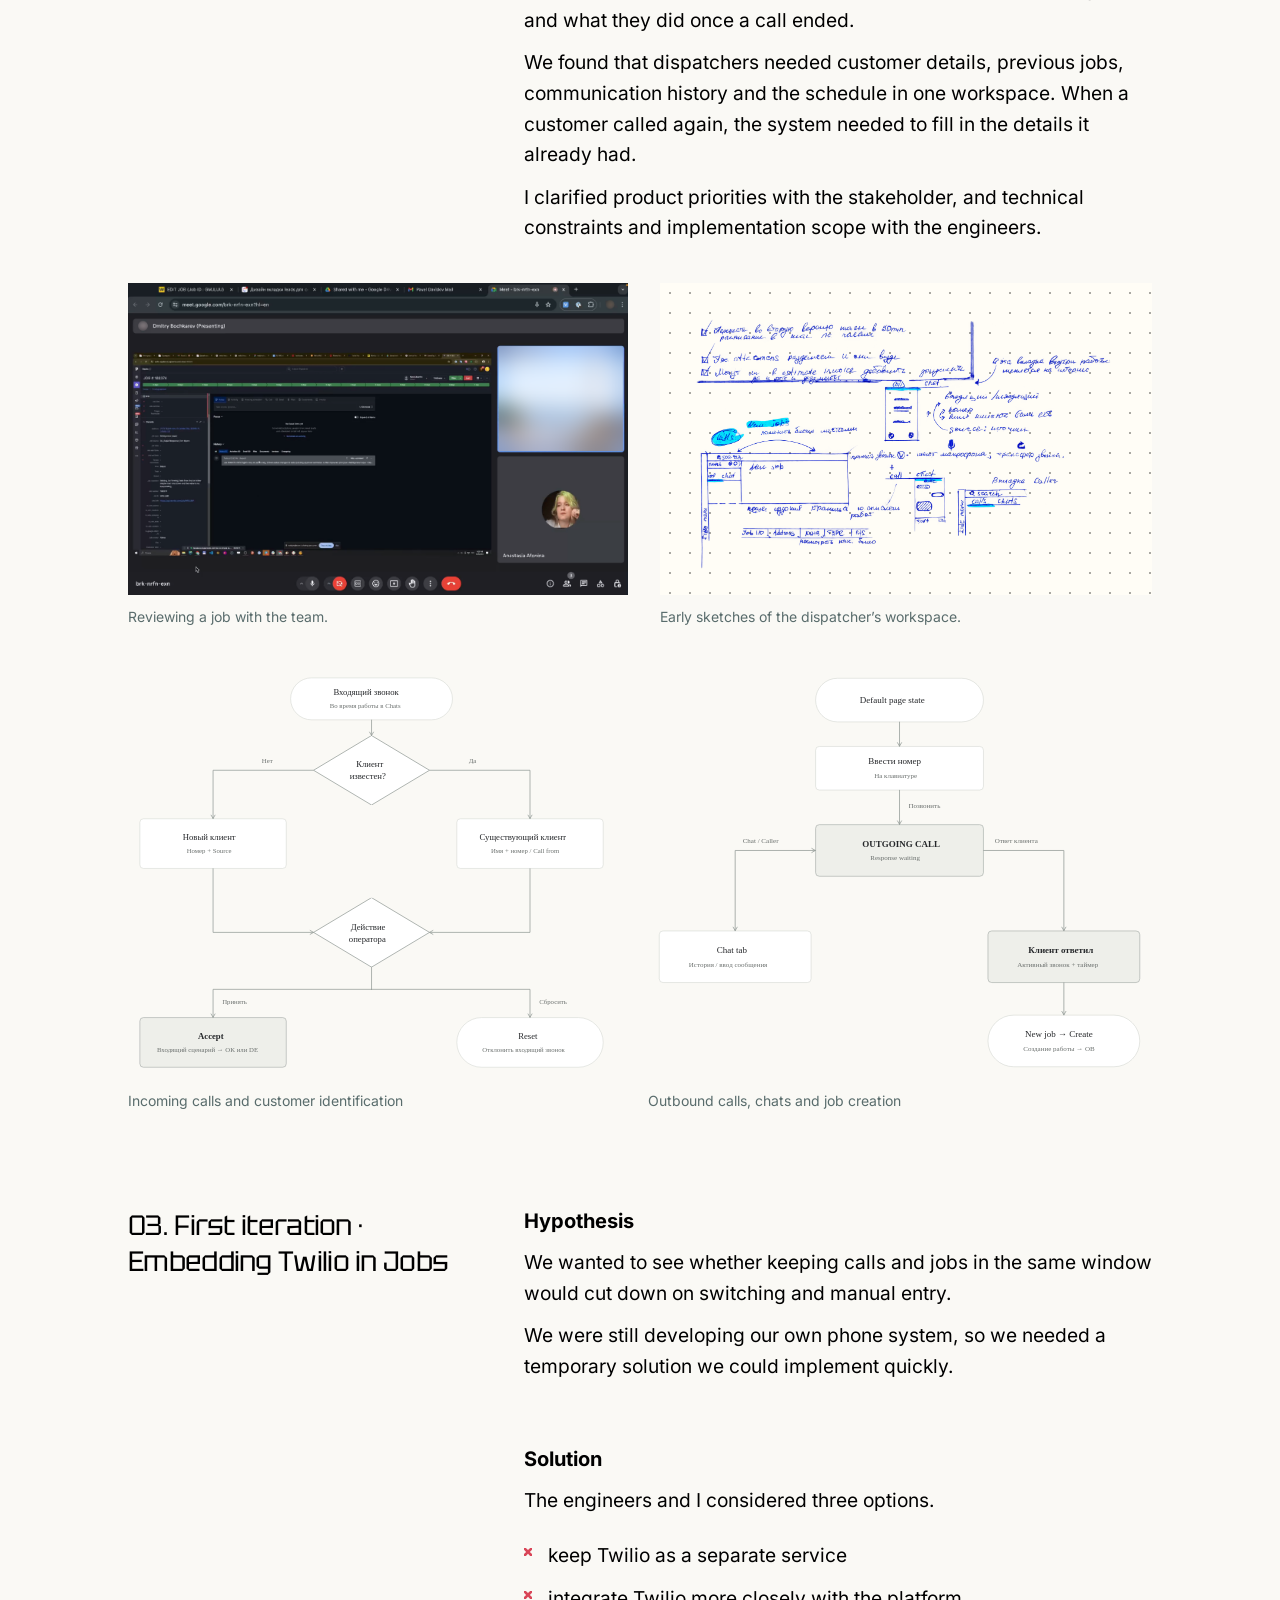
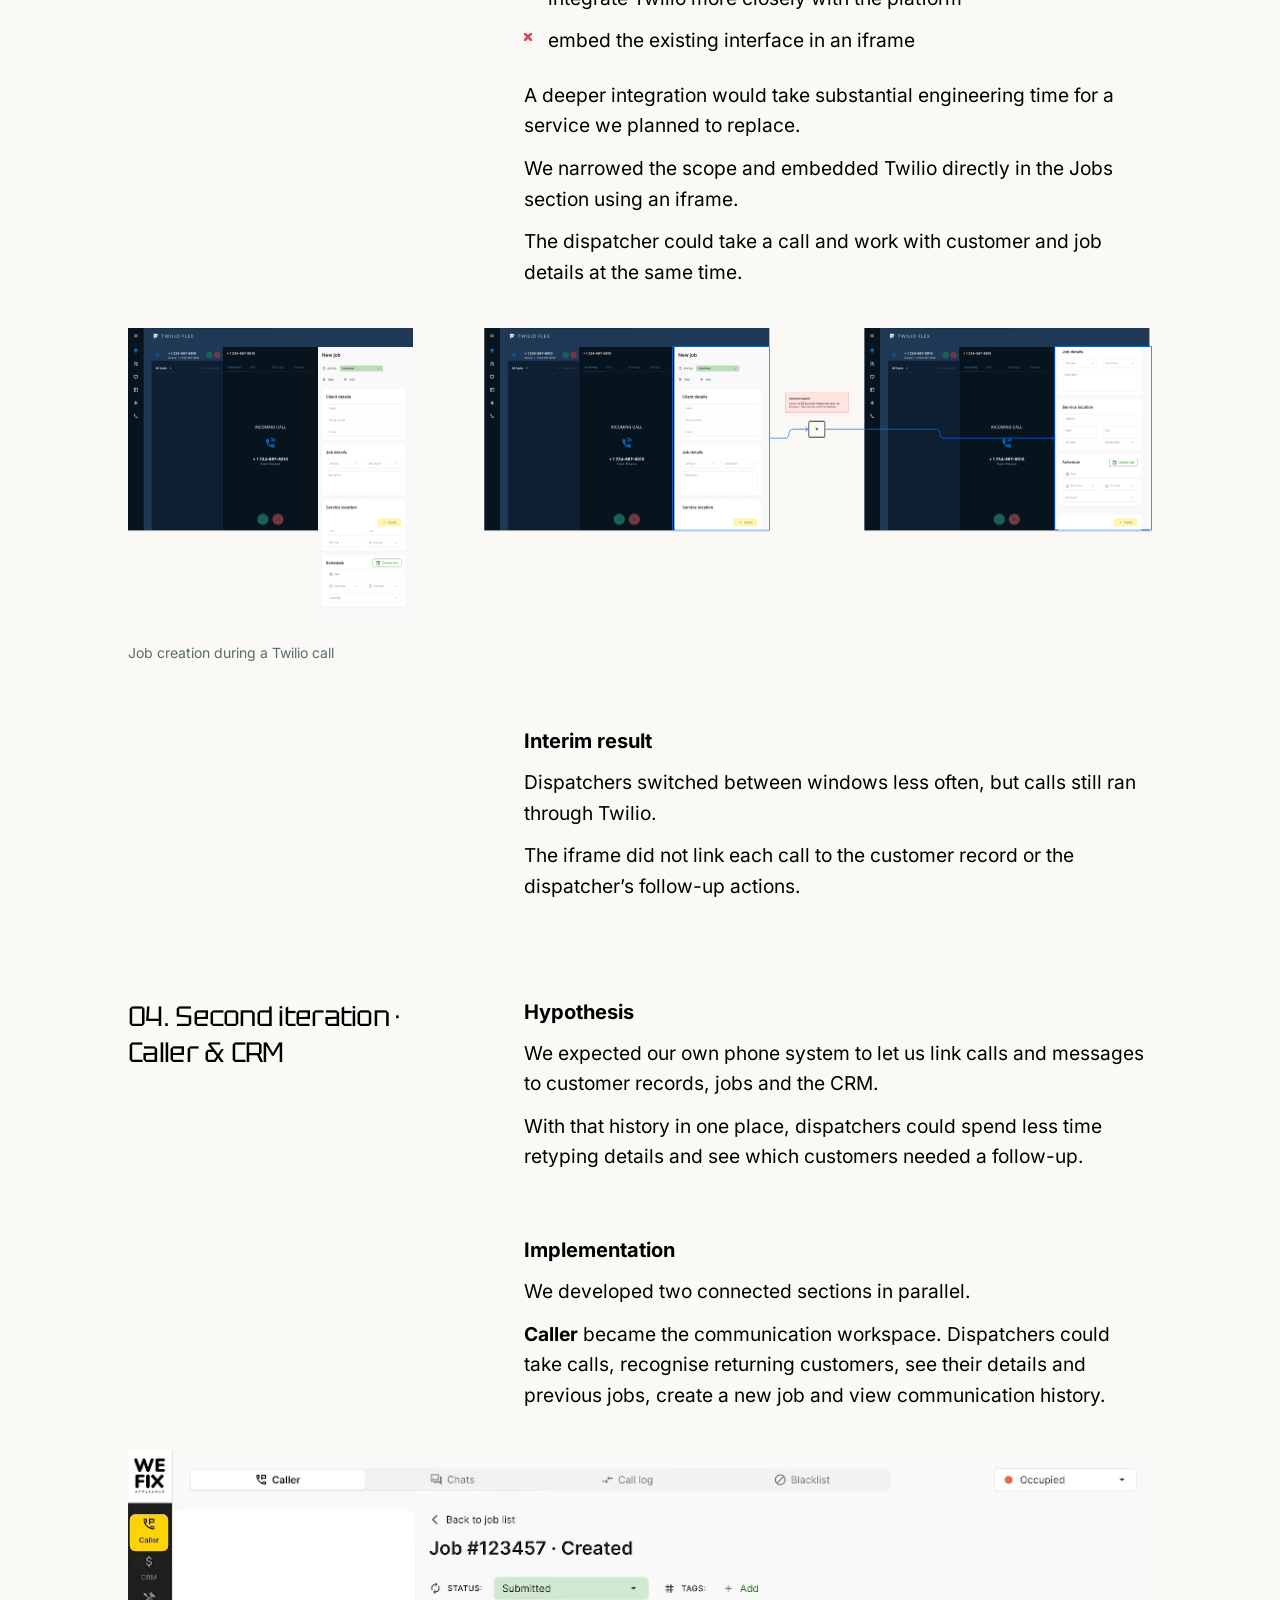
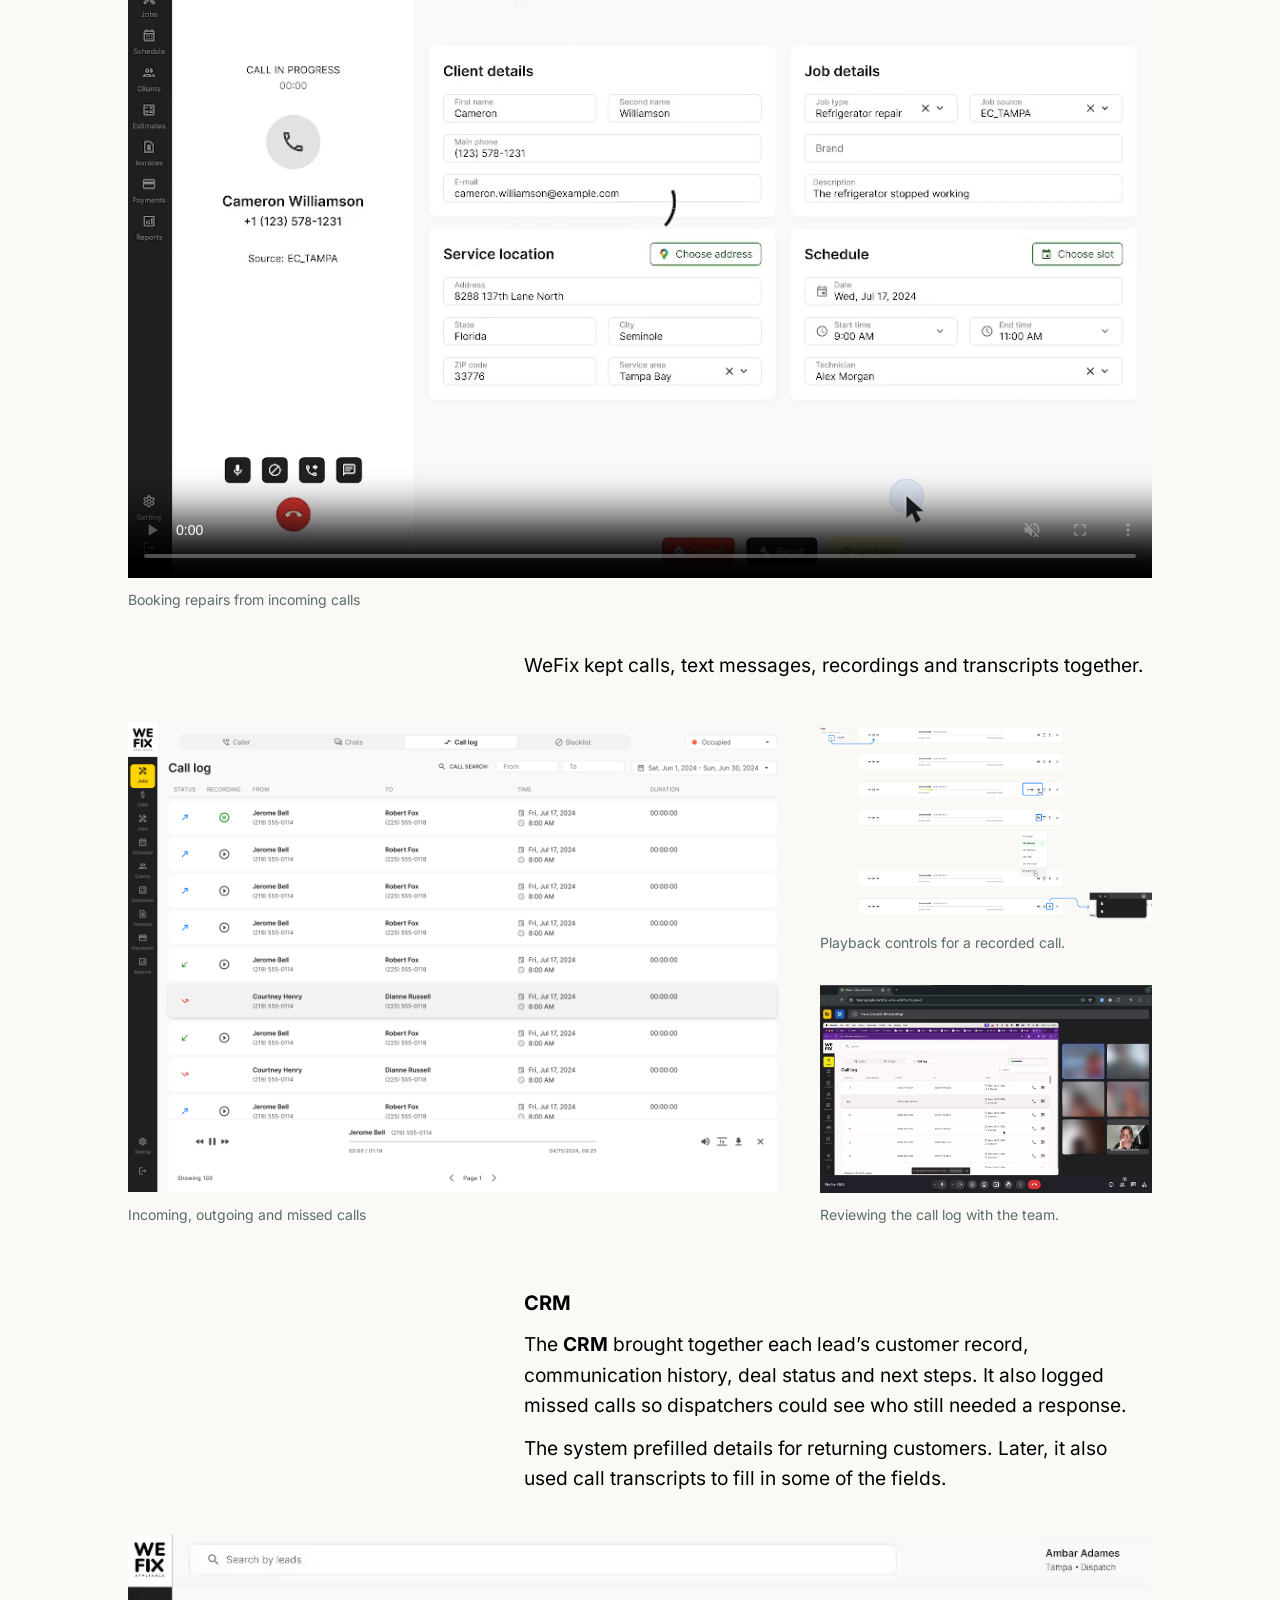
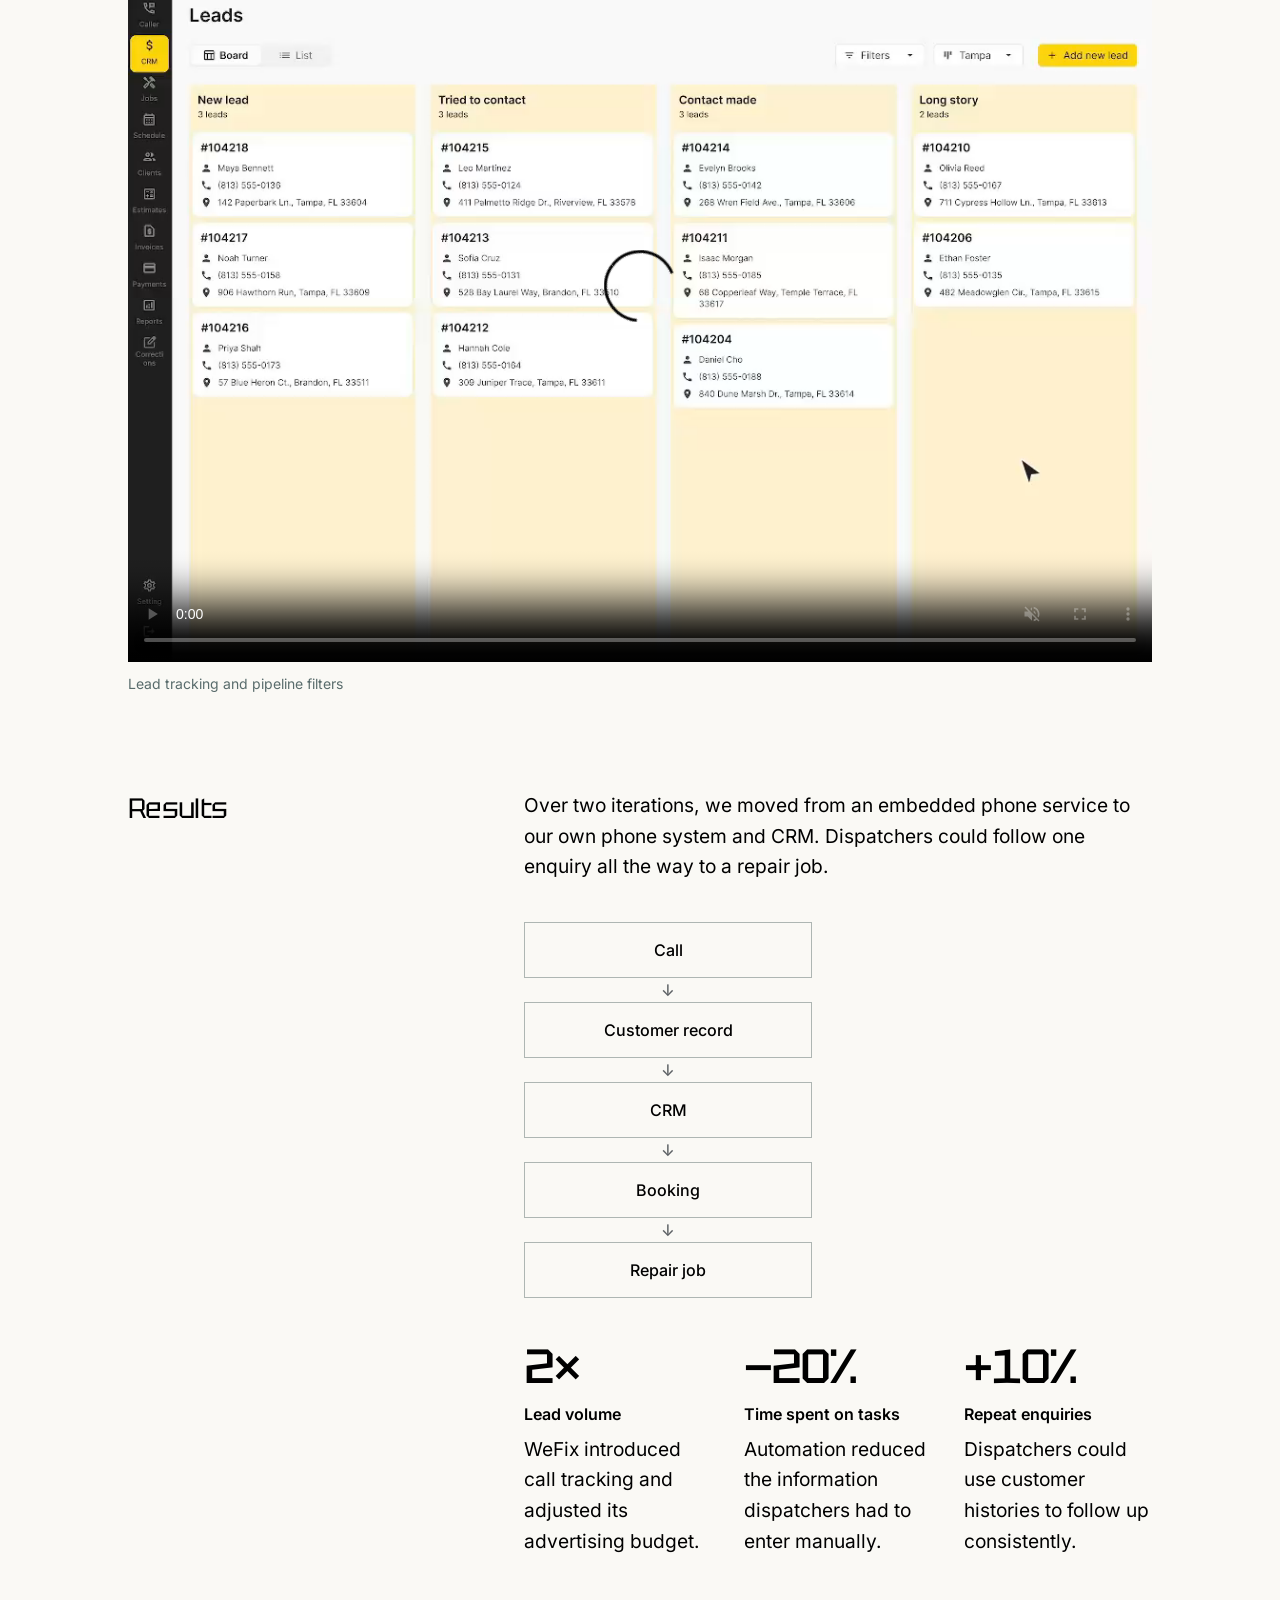
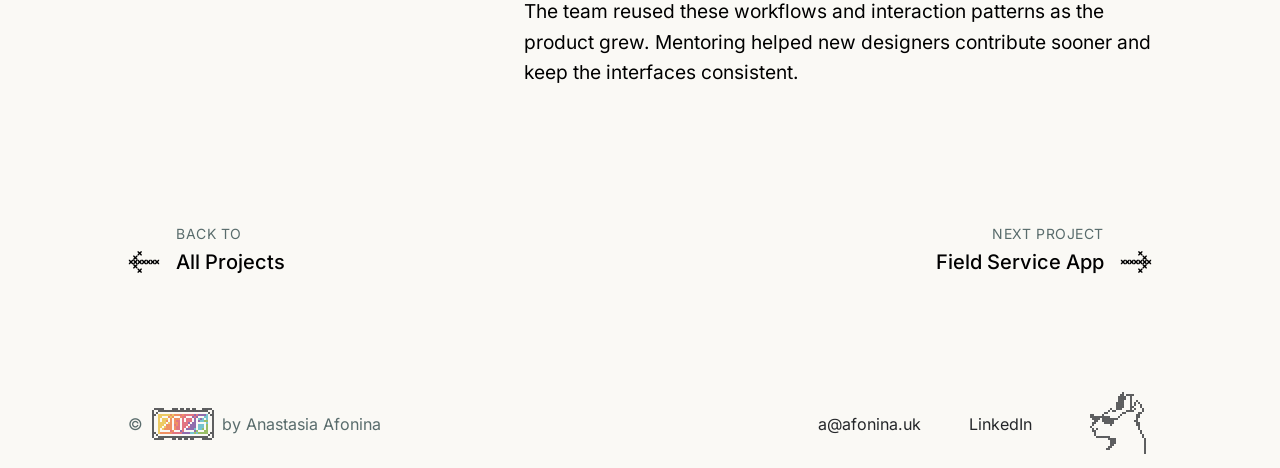
<file: communication-crm.html>
<!doctype html><html lang="en"><head><meta charset="utf-8"><meta name="viewport" content="width=device-width,initial-scale=1"><script src="page-loading.js?v=progressive-media-1" async></script><script src="hover-input.js" defer></script><title>Communication &amp; CRM — Anastasia Afonina</title><meta name="description" content="Bringing calls, customer history and repair bookings into one workspace for WeFix dispatchers."><link rel="icon" type="image/svg+xml" href="data:image/svg+xml,%3Csvg xmlns='http://www.w3.org/2000/svg' viewBox='0 0 32 32'%3E%3Crect width='32' height='32' fill='%236b7d7d'/%3E%3Ctext x='7' y='24' font-family='monospace' font-size='24' fill='%23faf9f5'%3Ea%3C/text%3E%3C/svg%3E"><link rel="stylesheet" href="assets/fonts.css"><link rel="stylesheet" href="home.css"><link rel="stylesheet" href="cross-grid.css"><link rel="stylesheet" href="case-study.css"><link rel="stylesheet" href="case-editorial.css"><link rel="stylesheet" href="navigation.css?v=mobile-header-2"><link rel="stylesheet" href="footer-links.css"><link rel="stylesheet" href="link-hover-motion.css"><link rel="stylesheet" href="case-lightbox.css"><link rel="stylesheet" href="case-source.css"><link rel="stylesheet" href="case-story.css"><script src="case-lightbox.js" defer></script><link rel="stylesheet" href="case-review.css?v=mobile-header-2"><script src="case-review-nav.js?v=mobile-header-2" defer></script><script src="case-video-playback.js?v=seekable-1" defer></script><link rel="stylesheet" href="secondary-actions.css"><link rel="stylesheet" href="typography.css?v=880ba53a"><link rel="stylesheet" href="case-spacing.css"><link rel="stylesheet" href="pixel-blocks.css?v=progressive-media-1"><script src="pixel-blocks.js?v=progressive-media-1" defer></script><link rel="stylesheet" href="case-reading.css?v=8d7ef311"><link rel="stylesheet" href="selected-work501.css"><link rel="stylesheet" href="case-card-cover.css"><link rel="stylesheet" href="case-media-grid.css"><script defer src="case-media-grid.js"></script></head><body class="case-page crm-case"><a class="skip" href="#main">Skip to content</a><header class="case-review-header"><div class="shell case-review-header-inner"><a class="case-review-back secondary-action" href="index.html#selected-work" aria-label="Back to work" data-secondary-label="Back to work"><span class="secondary-label"><svg class="ui-stitch-icon ui-stitch-icon--compact" data-stitch-icon="arrow-left" viewBox="0 0 20 16" width="20" height="16" aria-hidden="true" focusable="false"><path d="M8.66775 0H7.64206L6.50087 1.15565L5.35963 0H4.33398V1.0256L5.48964 2.16688L4.33398 3.32254V4.33377H5.35963L6.50087 3.19249L7.64206 4.33377H8.66775V3.32254L7.52651 2.16688L8.66775 1.0256V0Z" transform="translate(1.33225 1.49934)" fill="currentColor" style="--stitch-color:#E8B92E;--stitch-order:0"/><path d="M8.66775 0H7.64206L6.50087 1.15565L5.35963 0H4.33398V1.0256L5.48964 2.16688L4.33398 3.32254V4.33377H5.35963L6.50087 3.19249L7.64206 4.33377H8.66775V3.32254L7.52651 2.16688L8.66775 1.0256V0Z" transform="translate(-3.00152 5.83312)" fill="currentColor" style="--stitch-color:#EB6B2F;--stitch-order:1"/><path d="M8.66775 0H7.64206L6.50087 1.15565L5.35963 0H4.33398V1.0256L5.48964 2.16688L4.33398 3.32254V4.33377H5.35963L6.50087 3.19249L7.64206 4.33377H8.66775V3.32254L7.52651 2.16688L8.66775 1.0256V0Z" transform="translate(1.33225 5.83312)" fill="currentColor" style="--stitch-color:#EB6B2F;--stitch-order:2"/><path d="M8.66775 0H7.64206L6.50087 1.15565L5.35963 0H4.33398V1.0256L5.48964 2.16688L4.33398 3.32254V4.33377H5.35963L6.50087 3.19249L7.64206 4.33377H8.66775V3.32254L7.52651 2.16688L8.66775 1.0256V0Z" transform="translate(5.66602 5.83312)" fill="currentColor" style="--stitch-color:#6A3B94;--stitch-order:3"/><path d="M8.66775 0H7.64206L6.50087 1.15565L5.35963 0H4.33398V1.0256L5.48964 2.16688L4.33398 3.32254V4.33377H5.35963L6.50087 3.19249L7.64206 4.33377H8.66775V3.32254L7.52651 2.16688L8.66775 1.0256V0Z" transform="translate(9.99979 5.83312)" fill="currentColor" style="--stitch-color:#48AFC0;--stitch-order:4"/><path d="M8.66775 0H7.64206L6.50087 1.15565L5.35963 0H4.33398V1.0256L5.48964 2.16688L4.33398 3.32254V4.33377H5.35963L6.50087 3.19249L7.64206 4.33377H8.66775V3.32254L7.52651 2.16688L8.66775 1.0256V0Z" transform="translate(1.33225 10.16689)" fill="currentColor" style="--stitch-color:#D94658;--stitch-order:0"/></svg><span>Back to work</span><span class="case-back-short" aria-hidden="true">Work</span></span></a><nav class="case-review-links" aria-label="Case study sections"><a href="#overview" aria-current="location">Overview</a><a href="#challenge">Challenge</a><a href="#research">Research</a><a href="#embedded-calls">Embedded calls</a><a href="#caller-crm">Caller &amp; CRM</a><a href="#results">Results</a></nav></div></header>
<main id="main" class="case-study shell case-editorial case-source case-story case-review case-split" data-source-section="402:2250" tabindex="-1"><div class="case-intro review-opening" id="overview">
<div class="review-opening-copy"><h1>Communi&shy;cation &amp; CRM</h1>
<p data-source-node="402:2254" class="story-lead">Bringing calls, customer history and repair bookings into one workspace for WeFix dispatchers.</p>
</div></div>
<figure class="case-feature-cover case-card-cover" data-hide-captions data-case-cover="crm">
  <div class="case-cover-art">
    <a class="case-image-link" href="assets/home-frame501/crm-cover.png">
      <img src="assets/home-frame501/crm-cover.png" alt="WeFix customer details and repair booking workspace" fetchpriority="high" decoding="async" width="3024" height="1968">
    </a>
  </div>
</figure>
<section class=" review-overview-row" aria-label="Project overview"><h2 class="review-overview-heading">Overview</h2><div class="review-overview-copy overview-columns"><div class="story-summary">
<h3 class="story-label">Context</h3><div class="source-block" data-source-node="402:2253"><div class="source-prose"><div data-source-node="402:2254">
<p>As WeFix grew, dispatchers handled more enquiries and repair jobs each day. They used separate services to speak to customers and manage jobs.</p>
</div></div></div>
</div>
<aside class="story-facts review-remaining-facts"><h3 class="story-label">My role</h3><p>I designed workflows and interfaces with a team of seven specialists. Later, I mentored new designers as they learned the business rules and existing interaction patterns.</p>
</aside></div></section>
<section class="story-chapter" aria-labelledby="story-the-challenge" data-story-section="01" id="challenge"><div class="story-section-row">
<div class="story-section-heading">
<h2 id="story-the-challenge"><span class="story-section-number" aria-hidden="true">01.</span> The challenge</h2>
</div>
<div class="story-section-copy">
<div class="source-block" data-source-node="402:2255"><div class="source-prose"><div data-source-node="402:2256">
<p>During a call, the dispatcher switched between the phone system, the job and the schedule. Information from the conversation had to be entered manually.</p>
<p>This slowed dispatchers down and took their attention away from the customer while they clarified the problem, found a time slot and assigned a technician.</p>
<p>Duplicate customer and job records appeared, and dispatchers struggled to piece together what had happened on previous enquiries.</p>
</div></div></div>
</div>
</div></section><section class="story-chapter" aria-labelledby="source-402-2258" id="research">
<section class="story-step" data-story-section="02" aria-labelledby="source-402-2260"><div class="story-section-row" data-source-node="402:2259">
<div class="story-section-heading" data-source-node="402:2257"><h2 class="" id="source-402-2258" data-source-node="402:2258"><span class="story-section-number" aria-hidden="true">02.</span> Research</h2></div>
<div class="story-section-copy">
<h3 class="source-subheading story-step-heading" id="source-402-2260" data-source-node="402:2260">Competitive analysis</h3>
<div data-source-node="402:2261">
<p>I studied the dispatchers’ existing workflow, then compared how other CRM and phone systems handled six parts of an enquiry.</p>
<ul class="story-list">
<li>how each service identified incoming callers</li>
<li>how it handled repeat enquiries</li>
<li>where it kept call and message history</li>
<li>how a dispatcher created a job during a call</li>
<li>how it recorded the outcome</li>
<li>how the dispatcher followed up</li>
</ul>
<p>The comparison showed why dispatchers needed access to the customer’s record while handling a call.</p>
</div>
</div>
</div>
<figure class="source-figure case-figure case-collage" data-source-node="579:11152">
  <a class="case-image-link case-media-slot" style="--media-ratio:calc(1838 / 1376)" href="assets/cases/crm-source/competitor-collage.png" aria-label="Enlarge the annotated comparison of dispatch and CRM interfaces">
    <img src="assets/cases/crm-source/competitor-collage.png" width="1838" height="1376" alt="Annotated comparison of customer records, call controls, custom fields and lead tracking across four products" loading="lazy" decoding="async">
  </a>
  <figcaption class="source-caption">Competitor call handling and customer records</figcaption>
</figure>
</section><section class="story-step" data-story-section="03" aria-labelledby="source-403-2276"><div class="story-section-row" data-source-node="403:2273">
<div class="story-section-copy">
<h3 class="source-subheading story-step-heading" id="source-403-2276" data-source-node="403:2276">Working with users and the team</h3>
<div data-source-node="403:2277">
<p>I interviewed the dispatchers who received and assigned enquiries every day.</p>
<p>I asked where dispatchers lost time, what they looked up during calls and what they did once a call ended.</p>
<p>We found that dispatchers needed customer details, previous jobs, communication history and the schedule in one workspace. When a customer called again, the system needed to fill in the details it already had.</p>
<p>I clarified product priorities with the stakeholder, and technical constraints and implementation scope with the engineers.</p>
</div>
</div>
</div>
<div class="source-block case-media-pair case-collage case-grid-row" data-source-node="581:11431" style="--collage-columns:minmax(0,1.6fr) minmax(0,1.579235fr);--row-ratio:calc(2608 / 1630 + 1445 / 915);--first-share:calc(1.6 / (1.6 + 1.579235))">
<figure class="source-figure case-figure" data-source-node="402:2299">
  <a class="case-image-link case-media-slot" style="--media-ratio:calc(2596 / 1622)" href="assets/cases/crm-source/402-2299.png" aria-label="Open image: The team reviewing the existing dispatcher workflow during a call">
    <img src="assets/cases/crm-source/402-2299.png" width="2608" height="1630" alt="The team reviewing the existing dispatcher workflow during a call" loading="lazy" decoding="async" style="object-view-box:inset(0.24540% 0.15337% 0.24540% 0.30675%)">
  </a><figcaption class="source-caption">Reviewing a job with the team.</figcaption>
</figure>
<figure id="dispatcher-sketches" class="source-figure case-figure" data-source-node="402:2251">
  <a class="case-image-link case-media-slot notebook-paper" style="--media-ratio:calc(1445 / 915)" href="assets/cases/crm-source/dispatch-sketches.webp" aria-label="Open image: Handwritten sketches of call handling and job details">
    <img src="assets/cases/crm-source/dispatch-sketches.webp" width="1445" height="915" alt="Handwritten sketches of call handling and job details" loading="lazy" decoding="async">
  </a><figcaption class="source-caption">Early sketches of the dispatcher’s workspace.</figcaption>
</figure>
</div>
<div class="source-block case-media-pair case-collage case-grid-row" style="--collage-columns:minmax(0,1.178161fr) minmax(0,1.223881fr);--row-ratio:calc(410 / 348 + 410 / 335);--first-share:calc(1.178161 / (1.178161 + 1.223881))">
<figure class="source-figure case-figure" data-source-node="580:11307">
  <a class="case-image-link case-media-slot" style="--media-ratio:calc(410 / 348)" href="assets/cases/crm-source/incoming-call-workflow.svg" aria-label="Open image: Incoming call flow for new and returning customers, including accepting or declining the call">
    <img src="assets/cases/crm-source/incoming-call-workflow.svg" width="410" height="348" alt="Incoming call flow for new and returning customers, including accepting or declining the call" loading="lazy" decoding="async">
  </a><figcaption class="source-caption">Incoming calls and customer identification</figcaption>
</figure>
<figure class="source-figure case-figure" data-source-node="580:11350">
  <a class="case-image-link case-media-slot" style="--media-ratio:calc(410 / 335)" href="assets/cases/crm-source/outgoing-call-workflow.svg" aria-label="Open image: Outgoing call flow from dialling a number to opening a chat or creating a job">
    <img src="assets/cases/crm-source/outgoing-call-workflow.svg" width="410" height="335" alt="Outgoing call flow from dialling a number to opening a chat or creating a job" loading="lazy" decoding="async">
  </a><figcaption class="source-caption">Outbound calls, chats and job creation</figcaption>
</figure>
</div>
</section></section><section class="story-chapter" aria-labelledby="source-402-2265" id="embedded-calls">
<section class="story-step" data-story-section="04" aria-labelledby="source-402-2267"><div class="story-section-row" data-source-node="402:2266">
<div class="story-section-heading" data-source-node="402:2264"><h2 class="" id="source-402-2265" data-source-node="402:2265"><span class="story-section-number" aria-hidden="true">03.</span> First iteration&nbsp;· Embedding Twilio in Jobs</h2></div>
<div class="story-section-copy">
<h3 class="source-subheading story-step-heading" id="source-402-2267" data-source-node="402:2267">Hypothesis</h3>
<div data-source-node="402:2268">
<p>We wanted to see whether keeping calls and jobs in the same window would cut down on switching and manual entry.</p>
<p>We were still developing our own phone system, so we needed a temporary solution we could implement quickly.</p>
</div>
</div>
</div></section><section class="story-step" data-story-section="05" aria-labelledby="source-402-2269"><div class="story-section-row" data-source-node="402:2266">
<div class="story-section-copy">
<h3 class="source-subheading story-step-heading" id="source-402-2269" data-source-node="402:2269">Solution</h3>
<div data-source-node="402:2270">
<p>The engineers and I considered three options.</p>
<ul class="story-list">
<li>keep Twilio as a separate service</li>
<li>integrate Twilio more closely with the platform</li>
<li>embed the existing interface in an iframe</li>
</ul>
<p>A deeper integration would take substantial engineering time for a service we planned to replace.</p>
<p>We narrowed the scope and embedded Twilio directly in the Jobs section using an iframe.</p>
<p>The dispatcher could take a call and work with customer and job details at the same time.</p>
</div>
</div>
</div>
<div class="source-block"><div class="source-image-grid" style="--source-columns:1"><figure class="source-figure case-collage" data-source-node="402:2317"><a class="case-image-link case-media-slot" style="--media-ratio:calc(800.000000 / 236.328125)" href="assets/cases/crm-source/402-2317.png" target="_blank" rel="noopener noreferrer" aria-label="Open image: Twilio embedded beside the new job form in the first iteration"><span class="source-image-viewport" style="aspect-ratio:800.000000/236.328125"><span class="case-media-crop"><img src="assets/cases/crm-source/402-2317.png" width="4096" height="1210" alt="Twilio embedded beside the new job form in the first iteration" loading="lazy" decoding="async" style="position:absolute;inset:0;width:100%;height:100%;object-fit:cover;"></span></span></a><figcaption class="source-caption">Job creation during a Twilio call</figcaption></figure></div></div>
</section><section class="story-step" data-story-section="06" aria-labelledby="source-403-2284"><div class="story-section-row" data-source-node="403:2278">
<div class="story-section-copy">
<h3 class="source-subheading story-step-heading" id="source-403-2284" data-source-node="403:2284">Interim result</h3>
<div data-source-node="403:2285">
<p>Dispatchers switched between windows less often, but calls still ran through Twilio.</p>
<p>The iframe did not link each call to the customer record or the dispatcher’s follow-up actions.</p>
</div>
</div>
</div></section></section><section class="story-chapter" aria-labelledby="source-402-2275" id="caller-crm">
<section class="story-step" data-story-section="07" aria-labelledby="source-403-2287"><div class="story-section-row" data-source-node="403:2286">
<div class="story-section-heading" data-source-node="402:2274"><h2 class="" id="source-402-2275" data-source-node="402:2275"><span class="story-section-number" aria-hidden="true">04.</span> Second iteration&nbsp;· Caller &amp; CRM</h2></div>
<div class="story-section-copy">
<h3 class="source-subheading story-step-heading" id="source-403-2287" data-source-node="403:2287">Hypothesis</h3>
<div data-source-node="403:2288">
<p>We expected our own phone system to let us link calls and messages to customer records, jobs and the CRM.</p>
<p>With that history in one place, dispatchers could spend less time retyping details and see which customers needed a follow-up.</p>
</div>
</div>
</div></section><section class="story-step" data-story-section="08" aria-labelledby="source-403-2289"><div class="story-section-row" data-source-node="403:2286">
<div class="story-section-copy">
<h3 class="source-subheading story-step-heading" id="source-403-2289" data-source-node="403:2289">Implementation</h3>
<div data-source-node="403:2290">
<p>We developed two connected sections in parallel.</p>
<p><strong>Caller</strong> became the communication workspace. Dispatchers could take calls, recognise returning customers, see their details and previous jobs, create a new job and view communication history.</p>

</div>
</div>
</div>
<figure class="source-figure case-video" data-source-node="662:4252">
  <video controls muted loop playsinline preload="none" width="1076" height="764" poster="assets/cases/crm-source/caller.webp" aria-labelledby="caller-caption" style="--media-ratio:calc(1076 / 764)">
    <source src="assets/cases/crm-source/caller.mp4" type="video/mp4">
    <a href="assets/cases/crm-source/caller.mp4">Open video</a>
  </video>
  <figcaption class="source-caption" id="caller-caption">Booking repairs from incoming calls</figcaption>
</figure>
<div class="story-section-row story-section-row--continuation"><div class="story-section-copy"><p data-source-node="662:4254">WeFix kept calls, text messages, recordings and transcripts together.</p></div></div>
<div class="source-block source-image-grid case-media-pair call-log-collage case-collage" data-source-node="416:39142">
<figure class="source-figure case-figure" data-source-node="402:2320">
  <a class="case-image-link case-media-slot" style="--media-ratio:calc(2880 / 2048)" href="assets/cases/crm/call-log.png" aria-label="Open image: WeFix call log with recording playback">
    <img src="assets/cases/crm/call-log.png" width="2880" height="2048" alt="WeFix call log with recording playback" loading="lazy" decoding="async">
  </a><figcaption class="source-caption">Incoming, outgoing and missed calls</figcaption>
</figure>
<div class="source-image-grid" style="--source-columns:1">
<figure class="source-figure case-figure" data-source-node="402:2322">
  <a class="case-image-link case-media-slot" style="--media-ratio:calc(4096 / 2470)" href="assets/cases/crm-source/402-2322.png" aria-label="Open image: Call recording details and playback controls">
    <img src="assets/cases/crm-source/402-2322.png" width="4096" height="2470" alt="Call recording details and playback controls" loading="lazy" decoding="async">
  </a>
<figcaption class="source-caption">Playback controls for a recorded call.</figcaption></figure>
<figure class="source-figure case-figure" data-source-node="416:39140">
  <a class="case-image-link case-media-slot" style="--media-ratio:calc(2344 / 1459)" href="assets/cases/crm-source/call-log-review.webp" aria-label="Open image: The team reviewing the call log in WeFix">
    <img src="assets/cases/crm-source/call-log-review.webp" width="2352" height="1467" alt="The team reviewing the call log in WeFix" loading="lazy" decoding="async" style="object-view-box:inset(0.27267% 0.17007% 0.27267% 0.17007%)">
  </a>
<figcaption class="source-caption">Reviewing the call log with the team.</figcaption></figure>
</div>
</div>
</section><section class="story-step" data-story-section="09" aria-labelledby="story-section-09-title"><div class="story-section-row">
<div class="story-section-copy">
<h3 class="story-step-heading" id="story-section-09-title">CRM</h3>
<div class="source-block" data-source-node="403:2293"><div class="source-prose"><div data-source-node="403:2297">
<p>The <strong>CRM</strong> brought together each lead’s customer record, communication history, deal status and next steps. It also logged missed calls so dispatchers could see who still needed a response.</p>
<p>The system prefilled details for returning customers. Later, it also used call transcripts to fill in some of the fields.</p>
</div></div></div>
</div>
</div>
<figure class="source-figure case-video" data-source-node="663:4275">
  <video controls muted loop playsinline preload="none" width="1076" height="764" poster="assets/cases/crm-source/leads.webp" aria-labelledby="leads-caption" style="--media-ratio:calc(1076 / 764)">
    <source src="assets/cases/crm-source/leads.mp4" type="video/mp4">
    <a href="assets/cases/crm-source/leads.mp4">Open video</a>
  </video>
  <figcaption class="source-caption" id="leads-caption">Lead tracking and pipeline filters</figcaption>
</figure>
</section></section><section class="story-chapter story-results" aria-labelledby="source-402-2284" data-story-section="10" id="results"><div class="story-section-row">
<div class="story-section-heading" data-source-node="402:2283">
<h2 class="" id="source-402-2284" data-source-node="402:2284">Results</h2>
</div>
<div class="result-summary">
  <p class="result-lead" data-source-node="402:2286">Over two iterations, we moved from an embedded phone service to our own phone system and CRM. Dispatchers could follow one enquiry all the way to a repair job.</p>
  <ol class="case-workflow" role="list" aria-label="Dispatcher workflow" data-source-node="402:2287">
    <li>Call</li>
    <li>Customer record</li>
    <li>CRM</li>
    <li>Booking</li>
    <li>Repair job</li>
  </ol>
  <figure class="result-evidence">
    <dl class="result-metrics">
      <div>
        <dt>Lead volume</dt>
        <dd class="result-value" data-source-node="402:2290">2×</dd>
        <dd class="result-context" data-source-node="402:2291">WeFix introduced call tracking and adjusted its advertising budget.</dd>
      </div>
      <div>
        <dt>Time spent on tasks</dt>
        <dd class="result-value" data-source-node="402:2293">−20%</dd>
        <dd class="result-context" data-source-node="402:2294">Automation reduced the information dispatchers had to enter manually.</dd>
      </div>
      <div>
        <dt>Repeat enquiries</dt>
        <dd class="result-value" data-source-node="402:2296">+10%</dd>
        <dd class="result-context" data-source-node="402:2297">Dispatchers could use customer histories to follow up consistently.</dd>
      </div>
    </dl>
  </figure>
  <p class="result-note" data-source-node="402:2298">The team reused these workflows and interaction patterns as the product grew. Mentoring helped new designers contribute sooner and keep the interfaces consistent.</p>
</div>
</div></section><nav class="case-end review-project-nav" aria-label="More projects"><a class="review-nav-card review-all-link" href="index.html#selected-work" aria-label="Back to all projects"><span class="review-nav-arrow" aria-hidden="true"><svg class="ui-stitch-icon" data-stitch-icon="arrow-left" viewBox="0 0 32 24" width="32" height="24" aria-hidden="true" focusable="false"><path d="M8.66775 0H7.64206L6.50087 1.15565L5.35963 0H4.33398V1.0256L5.48964 2.16688L4.33398 3.32254V4.33377H5.35963L6.50087 3.19249L7.64206 4.33377H8.66775V3.32254L7.52651 2.16688L8.66775 1.0256V0Z" transform="translate(5.16536 1.16557)" fill="currentColor" style="--stitch-color:#E8B92E;--stitch-order:0"/><path d="M8.66775 0H7.64206L6.50087 1.15565L5.35963 0H4.33398V1.0256L5.48964 2.16688L4.33398 3.32254V4.33377H5.35963L6.50087 3.19249L7.64206 4.33377H8.66775V3.32254L7.52651 2.16688L8.66775 1.0256V0Z" transform="translate(0.83159 5.49934)" fill="currentColor" style="--stitch-color:#E8B92E;--stitch-order:1"/><path d="M8.66775 0H7.64206L6.50087 1.15565L5.35963 0H4.33398V1.0256L5.48964 2.16688L4.33398 3.32254V4.33377H5.35963L6.50087 3.19249L7.64206 4.33377H8.66775V3.32254L7.52651 2.16688L8.66775 1.0256V0Z" transform="translate(-3.50218 9.83311)" fill="currentColor" style="--stitch-color:#EB6B2F;--stitch-order:2"/><path d="M8.66775 0H7.64206L6.50087 1.15565L5.35963 0H4.33398V1.0256L5.48964 2.16688L4.33398 3.32254V4.33377H5.35963L6.50087 3.19249L7.64206 4.33377H8.66775V3.32254L7.52651 2.16688L8.66775 1.0256V0Z" transform="translate(0.83159 9.83311)" fill="currentColor" style="--stitch-color:#EB6B2F;--stitch-order:3"/><path d="M8.66775 0H7.64206L6.50087 1.15565L5.35963 0H4.33398V1.0256L5.48964 2.16688L4.33398 3.32254V4.33377H5.35963L6.50087 3.19249L7.64206 4.33377H8.66775V3.32254L7.52651 2.16688L8.66775 1.0256V0Z" transform="translate(5.16536 9.83311)" fill="currentColor" style="--stitch-color:#D94658;--stitch-order:4"/><path d="M8.66775 0H7.64206L6.50087 1.15565L5.35963 0H4.33398V1.0256L5.48964 2.16688L4.33398 3.32254V4.33377H5.35963L6.50087 3.19249L7.64206 4.33377H8.66775V3.32254L7.52651 2.16688L8.66775 1.0256V0Z" transform="translate(9.49913 9.83311)" fill="currentColor" style="--stitch-color:#6A3B94;--stitch-order:0"/><path d="M8.66775 0H7.64206L6.50087 1.15565L5.35963 0H4.33398V1.0256L5.48964 2.16688L4.33398 3.32254V4.33377H5.35963L6.50087 3.19249L7.64206 4.33377H8.66775V3.32254L7.52651 2.16688L8.66775 1.0256V0Z" transform="translate(13.83291 9.83311)" fill="currentColor" style="--stitch-color:#6A3B94;--stitch-order:1"/><path d="M8.66775 0H7.64206L6.50087 1.15565L5.35963 0H4.33398V1.0256L5.48964 2.16688L4.33398 3.32254V4.33377H5.35963L6.50087 3.19249L7.64206 4.33377H8.66775V3.32254L7.52651 2.16688L8.66775 1.0256V0Z" transform="translate(18.16668 9.83311)" fill="currentColor" style="--stitch-color:#48AFC0;--stitch-order:2"/><path d="M8.66775 0H7.64206L6.50087 1.15565L5.35963 0H4.33398V1.0256L5.48964 2.16688L4.33398 3.32254V4.33377H5.35963L6.50087 3.19249L7.64206 4.33377H8.66775V3.32254L7.52651 2.16688L8.66775 1.0256V0Z" transform="translate(22.50044 9.83311)" fill="currentColor" style="--stitch-color:#48AFC0;--stitch-order:3"/><path d="M8.66775 0H7.64206L6.50087 1.15565L5.35963 0H4.33398V1.0256L5.48964 2.16688L4.33398 3.32254V4.33377H5.35963L6.50087 3.19249L7.64206 4.33377H8.66775V3.32254L7.52651 2.16688L8.66775 1.0256V0Z" transform="translate(0.83159 14.16688)" fill="currentColor" style="--stitch-color:#D94658;--stitch-order:4"/><path d="M8.66775 0H7.64206L6.50087 1.15565L5.35963 0H4.33398V1.0256L5.48964 2.16688L4.33398 3.32254V4.33377H5.35963L6.50087 3.19249L7.64206 4.33377H8.66775V3.32254L7.52651 2.16688L8.66775 1.0256V0Z" transform="translate(5.16536 18.50066)" fill="currentColor" style="--stitch-color:#6A3B94;--stitch-order:0"/></svg></span><span class="review-nav-copy"><span class="review-nav-caption">Back to</span><span class="review-nav-title">All Projects</span></span></a><a class="review-nav-card review-next-link" href="technician-mobile-app.html" aria-label="Next project: Field Service App"><span class="review-nav-copy"><span class="review-nav-caption">Next project</span><span class="review-nav-title">Field Service <span class="review-nav-ending">App<span class="review-nav-arrow" aria-hidden="true"><svg class="ui-stitch-icon" data-stitch-icon="arrow-right" viewBox="0 0 32 24" width="32" height="24" aria-hidden="true" focusable="false"><path d="M8.66775 0H7.64206L6.50087 1.15565L5.35963 0H4.33398V1.0256L5.48964 2.16688L4.33398 3.32254V4.33377H5.35963L6.50087 3.19249L7.64206 4.33377H8.66775V3.32254L7.52651 2.16688L8.66775 1.0256V0Z" transform="translate(13.83291 1.16557)" fill="currentColor" style="--stitch-color:#E8B92E;--stitch-order:0"/><path d="M8.66775 0H7.64206L6.50087 1.15565L5.35963 0H4.33398V1.0256L5.48964 2.16688L4.33398 3.32254V4.33377H5.35963L6.50087 3.19249L7.64206 4.33377H8.66775V3.32254L7.52651 2.16688L8.66775 1.0256V0Z" transform="translate(18.16668 5.49934)" fill="currentColor" style="--stitch-color:#E8B92E;--stitch-order:1"/><path d="M8.66775 0H7.64206L6.50087 1.15565L5.35963 0H4.33398V1.0256L5.48964 2.16688L4.33398 3.32254V4.33377H5.35963L6.50087 3.19249L7.64206 4.33377H8.66775V3.32254L7.52651 2.16688L8.66775 1.0256V0Z" transform="translate(22.50044 9.83311)" fill="currentColor" style="--stitch-color:#EB6B2F;--stitch-order:2"/><path d="M8.66775 0H7.64206L6.50087 1.15565L5.35963 0H4.33398V1.0256L5.48964 2.16688L4.33398 3.32254V4.33377H5.35963L6.50087 3.19249L7.64206 4.33377H8.66775V3.32254L7.52651 2.16688L8.66775 1.0256V0Z" transform="translate(18.16668 9.83311)" fill="currentColor" style="--stitch-color:#EB6B2F;--stitch-order:3"/><path d="M8.66775 0H7.64206L6.50087 1.15565L5.35963 0H4.33398V1.0256L5.48964 2.16688L4.33398 3.32254V4.33377H5.35963L6.50087 3.19249L7.64206 4.33377H8.66775V3.32254L7.52651 2.16688L8.66775 1.0256V0Z" transform="translate(13.83291 9.83311)" fill="currentColor" style="--stitch-color:#D94658;--stitch-order:4"/><path d="M8.66775 0H7.64206L6.50087 1.15565L5.35963 0H4.33398V1.0256L5.48964 2.16688L4.33398 3.32254V4.33377H5.35963L6.50087 3.19249L7.64206 4.33377H8.66775V3.32254L7.52651 2.16688L8.66775 1.0256V0Z" transform="translate(9.49913 9.83311)" fill="currentColor" style="--stitch-color:#6A3B94;--stitch-order:0"/><path d="M8.66775 0H7.64206L6.50087 1.15565L5.35963 0H4.33398V1.0256L5.48964 2.16688L4.33398 3.32254V4.33377H5.35963L6.50087 3.19249L7.64206 4.33377H8.66775V3.32254L7.52651 2.16688L8.66775 1.0256V0Z" transform="translate(5.16536 9.83311)" fill="currentColor" style="--stitch-color:#6A3B94;--stitch-order:1"/><path d="M8.66775 0H7.64206L6.50087 1.15565L5.35963 0H4.33398V1.0256L5.48964 2.16688L4.33398 3.32254V4.33377H5.35963L6.50087 3.19249L7.64206 4.33377H8.66775V3.32254L7.52651 2.16688L8.66775 1.0256V0Z" transform="translate(0.83159 9.83311)" fill="currentColor" style="--stitch-color:#48AFC0;--stitch-order:2"/><path d="M8.66775 0H7.64206L6.50087 1.15565L5.35963 0H4.33398V1.0256L5.48964 2.16688L4.33398 3.32254V4.33377H5.35963L6.50087 3.19249L7.64206 4.33377H8.66775V3.32254L7.52651 2.16688L8.66775 1.0256V0Z" transform="translate(-3.50218 9.83311)" fill="currentColor" style="--stitch-color:#48AFC0;--stitch-order:3"/><path d="M8.66775 0H7.64206L6.50087 1.15565L5.35963 0H4.33398V1.0256L5.48964 2.16688L4.33398 3.32254V4.33377H5.35963L6.50087 3.19249L7.64206 4.33377H8.66775V3.32254L7.52651 2.16688L8.66775 1.0256V0Z" transform="translate(18.16668 14.16688)" fill="currentColor" style="--stitch-color:#D94658;--stitch-order:4"/><path d="M8.66775 0H7.64206L6.50087 1.15565L5.35963 0H4.33398V1.0256L5.48964 2.16688L4.33398 3.32254V4.33377H5.35963L6.50087 3.19249L7.64206 4.33377H8.66775V3.32254L7.52651 2.16688L8.66775 1.0256V0Z" transform="translate(13.83291 18.50066)" fill="currentColor" style="--stitch-color:#6A3B94;--stitch-order:0"/></svg></span></span></span></span></a></nav></main>
<footer class="site-footer shell"><div class="copyright"><span>©</span><img src="assets/home-footer-1.svg" alt="2026"><span>by Anastasia Afonina</span></div><a class="email footer-link" href="mailto:a@afonina.uk"><span class="footer-link-label">a@afonina.uk</span><span class="footer-link-decoration" aria-hidden="true"><img class="footer-link-underline" src="assets/menu-refresh/footer-email-line.svg" width="103.714" height="4.38455" alt="" aria-hidden="true"><img class="footer-link-spark" src="assets/menu-refresh/footer-email-spark.svg" width="25.9267" height="17.3299" alt="" aria-hidden="true"></span></a><a class="linkedin footer-link" href="https://www.linkedin.com/in/a-afonina" target="_blank" rel="noopener noreferrer"><span class="footer-link-label">LinkedIn</span><span class="footer-link-decoration" aria-hidden="true"><img class="footer-link-underline" src="assets/menu-refresh/footer-linkedin-line.svg" width="64.8349" height="4.38064" alt="" aria-hidden="true"><img class="footer-link-spark" src="assets/menu-refresh/footer-linkedin-spark.svg" width="12.9658" height="12.9978" alt="" aria-hidden="true"></span></a><a class="back-top" href="#main" aria-label="Back to top"><img src="assets/footer-goat.svg" width="72" height="72" alt=""></a></footer><script src="footer-goat-turn-frames.js" defer></script><script src="footer-goat-turn.js" defer></script></body></html>
</file>
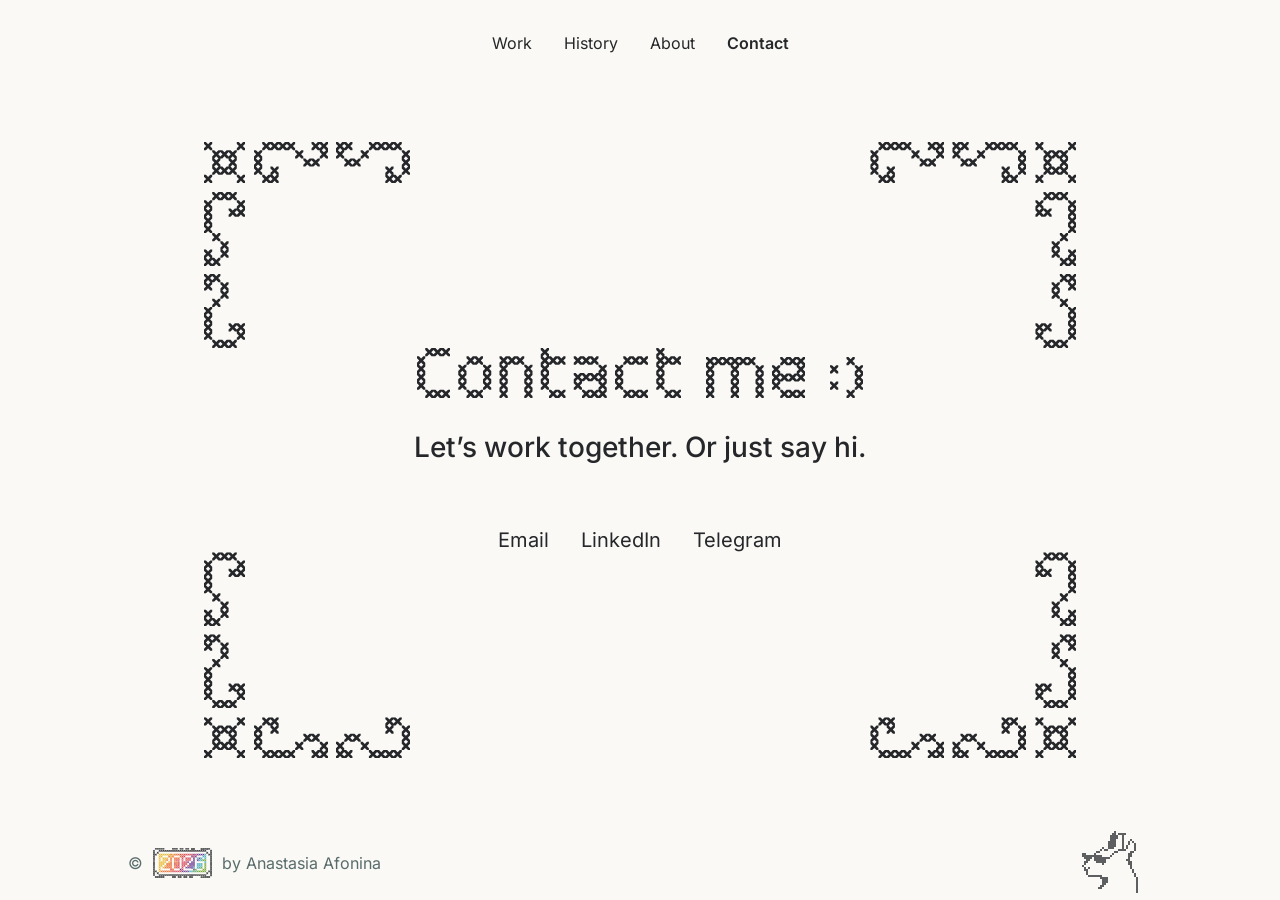
<file: contact.html>
<!doctype html>
<html lang="en">
<head>
  <meta charset="utf-8">
  <meta name="viewport" content="width=device-width, initial-scale=1"><script src="page-loading.js?v=progressive-media-1" async></script><script src="hover-input.js" defer></script>
  <title>Contact — Anastasia Afonina</title>
  <meta name="description" content="Get in touch with Anastasia Afonina, a UX/UI designer.">
  <link rel="stylesheet" href="assets/fonts.css">
  <link rel="stylesheet" href="style.css">
  <link rel="stylesheet" href="navigation.css?v=mobile-header-2">
  <link rel="stylesheet" href="footer-links.css">
  <link rel="stylesheet" href="link-hover-motion.css">
  <link rel="stylesheet" href="typography.css?v=880ba53a">
  <link rel="stylesheet" href="goat-cursor-drawing.css">
  <link rel="stylesheet" href="contact.css">
  <script src="site-header.js" defer></script>
<link rel="stylesheet" href="pixel-blocks.css?v=progressive-media-1"><script src="pixel-blocks.js?v=progressive-media-1" defer></script></head>
<body class="contact-page">
  <a class="skip" href="#main">Skip to content</a>
  <header class="site-header">
    <nav aria-label="Main navigation">
      <a data-menu="work" href="index.html#selected-work"><span class="nav-label">Work<span class="nav-decoration" aria-hidden="true"><img class="menu-bracket menu-bracket-left" src="assets/menu-refresh/work-left.svg" width="8.66775" height="21.6619" alt="" aria-hidden="true"><img class="menu-bracket menu-bracket-right" src="assets/menu-refresh/work-right.svg" width="8.68338" height="21.2635" alt="" aria-hidden="true"></span></span></a>
      <a data-menu="history" href="history.html"><span class="nav-label">History<span class="nav-decoration" aria-hidden="true"><img class="menu-bracket menu-bracket-left" src="assets/menu-refresh/history-left.svg" width="8.66775" height="21.6619" alt="" aria-hidden="true"><img class="menu-bracket menu-bracket-right" src="assets/menu-refresh/history-right.svg" width="8.68338" height="21.2635" alt="" aria-hidden="true"></span></span></a>
      <a data-menu="about" href="about.html"><span class="nav-label">About<span class="nav-decoration" aria-hidden="true"><img class="menu-bracket menu-bracket-left" src="assets/menu-refresh/about-left.svg" width="8.66775" height="21.6619" alt="" aria-hidden="true"><img class="menu-bracket menu-bracket-right" src="assets/menu-refresh/about-right.svg" width="8.68338" height="21.2635" alt="" aria-hidden="true"></span></span></a>
      <a data-menu="contact" href="contact.html" aria-current="page"><span class="nav-label">Contact<span class="nav-decoration" aria-hidden="true"><img class="menu-bracket menu-bracket-left" src="assets/menu-refresh/contact-left.svg" width="8.66775" height="21.6619" alt="" aria-hidden="true"><img class="menu-bracket menu-bracket-right" src="assets/menu-refresh/contact-right.svg" width="8.68338" height="21.2635" alt="" aria-hidden="true"></span></span></a>
    </nav>
  </header>
  <main id="main" class="shell contact-main" tabindex="-1">
    <div class="contact-panel">
      <div class="contact-ornament" data-stitch-anchor aria-hidden="true">
        <img src="contact-art/contact.svg" width="264" height="49.5" alt="" data-stitch-exclusion>
        <img src="contact-art/me.svg" width="99" height="41.25" alt="" data-stitch-exclusion>
        <img src="contact-art/smile.svg" width="33" height="41.25" alt="" data-stitch-exclusion>
      </div>
      <h1 class="contact-title">Let’s work together. Or just say hi.</h1>
      <ul class="contact-links" aria-label="Contact methods" data-stitch-exclusion>
        <li><a href="mailto:a@afonina.uk" aria-label="Email a@afonina.uk" data-footer-goat-trigger><span>Email</span></a></li>
        <li><a href="https://www.linkedin.com/in/a-afonina" data-footer-goat-trigger><span>LinkedIn</span></a></li>
        <li><a href="https://t.me/palmette" data-footer-goat-trigger><span>Telegram</span></a></li>
      </ul>
      <div class="contact-corner contact-corner-top-left" aria-hidden="true">
        <img class="contact-corner-medallion" src="contact-art/corner-medallion.svg" width="41.25" height="41.25" alt="" data-stitch-exclusion>
        <img class="contact-corner-top-near" src="contact-art/corner-top-near.svg" width="74.25" height="41.25" alt="" data-stitch-exclusion>
        <img class="contact-corner-top-far" src="contact-art/corner-top-far.svg" width="74.25" height="41.25" alt="" data-stitch-exclusion>
        <img class="contact-corner-side-far" src="contact-art/corner-side-far.svg" width="41.25" height="74.25" alt="" data-stitch-exclusion>
        <img class="contact-corner-side-near" src="contact-art/corner-side-near.svg" width="41.25" height="74.25" alt="" data-stitch-exclusion>
      </div>
      <div class="contact-corner contact-corner-top-right" aria-hidden="true">
        <img class="contact-corner-medallion" src="contact-art/corner-medallion.svg" width="41.25" height="41.25" alt="" data-stitch-exclusion>
        <img class="contact-corner-top-near" src="contact-art/corner-top-near.svg" width="74.25" height="41.25" alt="" data-stitch-exclusion>
        <img class="contact-corner-top-far" src="contact-art/corner-top-far.svg" width="74.25" height="41.25" alt="" data-stitch-exclusion>
        <img class="contact-corner-side-far" src="contact-art/corner-side-far.svg" width="41.25" height="74.25" alt="" data-stitch-exclusion>
        <img class="contact-corner-side-near" src="contact-art/corner-side-near.svg" width="41.25" height="74.25" alt="" data-stitch-exclusion>
      </div>
      <div class="contact-corner contact-corner-bottom-left" aria-hidden="true">
        <img class="contact-corner-medallion" src="contact-art/corner-medallion.svg" width="41.25" height="41.25" alt="" data-stitch-exclusion>
        <img class="contact-corner-top-near" src="contact-art/corner-top-near.svg" width="74.25" height="41.25" alt="" data-stitch-exclusion>
        <img class="contact-corner-top-far" src="contact-art/corner-top-far.svg" width="74.25" height="41.25" alt="" data-stitch-exclusion>
        <img class="contact-corner-side-far" src="contact-art/corner-side-far.svg" width="41.25" height="74.25" alt="" data-stitch-exclusion>
        <img class="contact-corner-side-near" src="contact-art/corner-side-near.svg" width="41.25" height="74.25" alt="" data-stitch-exclusion>
      </div>
      <div class="contact-corner contact-corner-bottom-right" aria-hidden="true">
        <img class="contact-corner-medallion" src="contact-art/corner-medallion.svg" width="41.25" height="41.25" alt="" data-stitch-exclusion>
        <img class="contact-corner-top-near" src="contact-art/corner-top-near.svg" width="74.25" height="41.25" alt="" data-stitch-exclusion>
        <img class="contact-corner-top-far" src="contact-art/corner-top-far.svg" width="74.25" height="41.25" alt="" data-stitch-exclusion>
        <img class="contact-corner-side-far" src="contact-art/corner-side-far.svg" width="41.25" height="74.25" alt="" data-stitch-exclusion>
        <img class="contact-corner-side-near" src="contact-art/corner-side-near.svg" width="41.25" height="74.25" alt="" data-stitch-exclusion>
      </div>
    </div>
  </main>
  <footer class="site-footer shell">
    <div class="copyright"><span>©</span><img src="contact-art/footer-year.svg" width="59" height="30" alt="2026"><span>by Anastasia Afonina</span></div>
    <a class="back-top" href="#main" aria-label="Back to top"><img src="assets/footer-goat.svg" width="72" height="72" alt=""></a>
  </footer>
  <script type="module" src="goat-cursor-drawing.js"></script>
  <script src="footer-goat-turn-frames.js" defer></script>
  <script src="footer-goat-turn.js" defer></script>
</body>
</html>
</file>
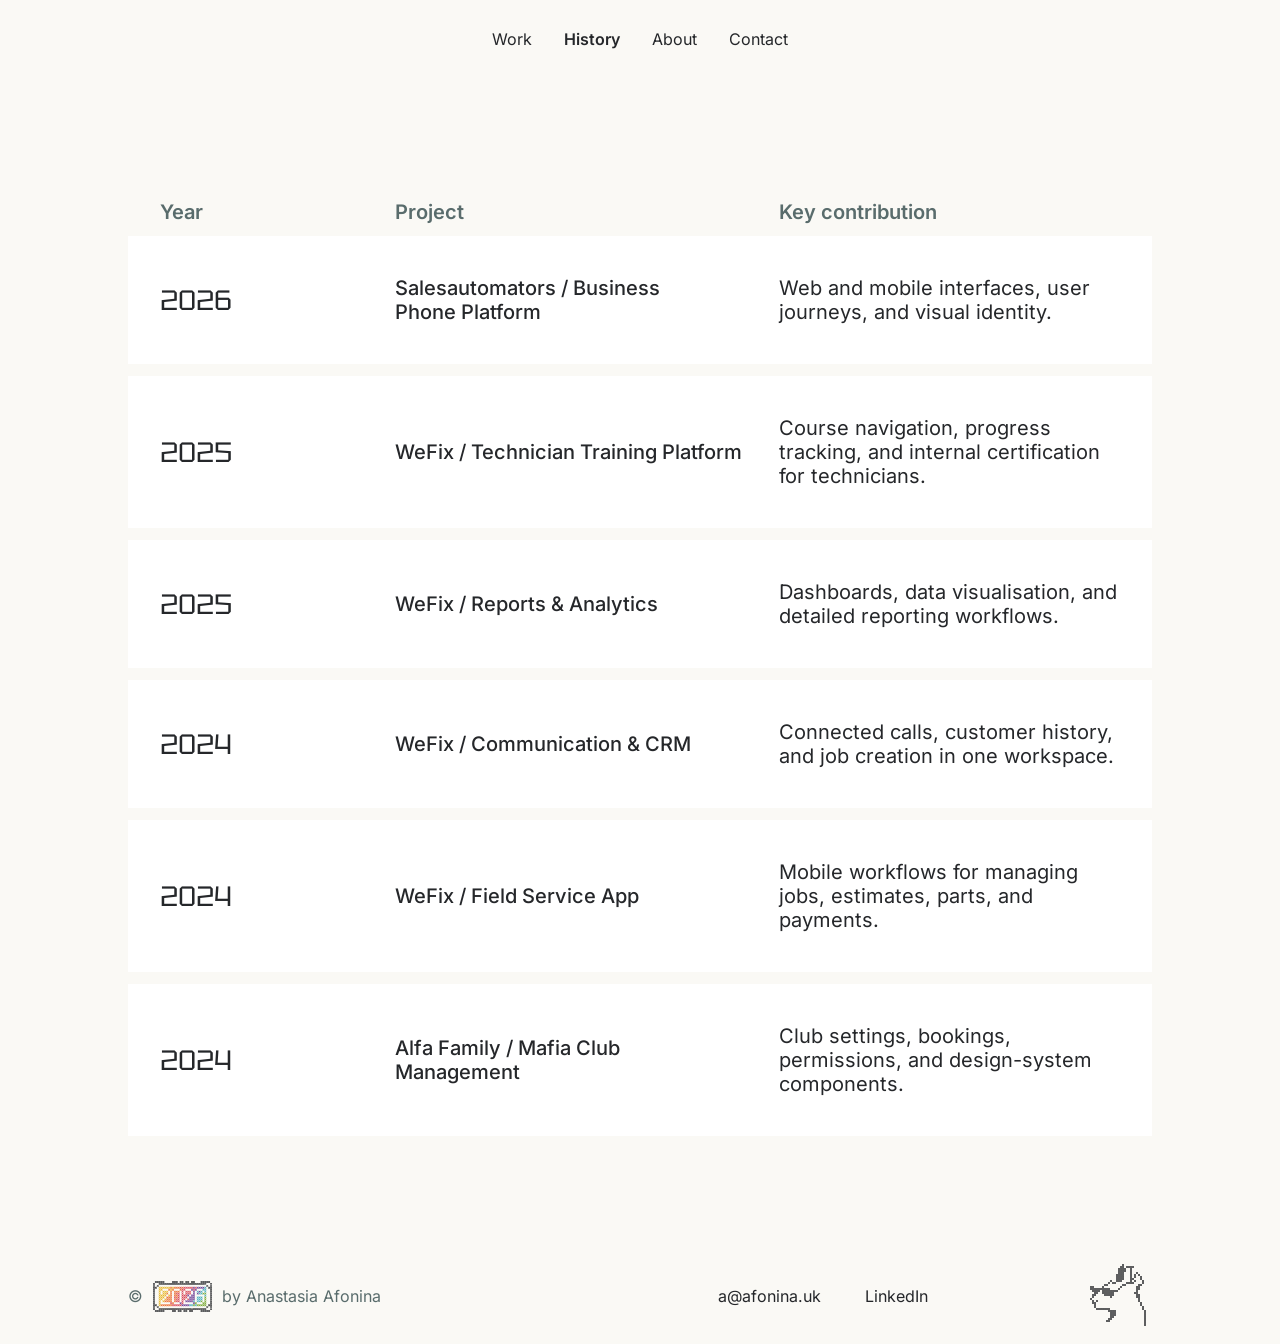
<file: history.html>
<!doctype html>
<html lang="en"><head><meta charset="utf-8"><meta name="viewport" content="width=device-width,initial-scale=1"><script src="page-loading.js?v=progressive-media-1" async></script><script src="hover-input.js" defer></script><title>History — Anastasia Afonina</title><meta name="description" content="Anastasia Afonina’s UX/UI and graphic design portfolio. Selected B2B, B2C and internal products, and visual experiments."><link rel="stylesheet" href="assets/fonts.css"><link rel="stylesheet" href="style.css"><link rel="stylesheet" href="navigation.css?v=mobile-header-2"><script src="site-header.js" defer></script><link rel="icon" type="image/svg+xml" href="data:image/svg+xml,%3Csvg xmlns='http://www.w3.org/2000/svg' viewBox='0 0 32 32'%3E%3Crect width='32' height='32' fill='%236b7d7d'/%3E%3Ctext x='7' y='24' font-family='monospace' font-size='24' fill='%23faf9f5'%3Ea%3C/text%3E%3C/svg%3E"><link rel="stylesheet" href="footer-links.css"><link rel="stylesheet" href="link-hover-motion.css"><link rel="stylesheet" href="history-previews.css"><link rel="stylesheet" href="secondary-actions.css"><link rel="stylesheet" href="goat-cursor-drawing.css"><link rel="stylesheet" href="history-layout.css?v=9d29232e"><link rel="stylesheet" href="typography.css?v=880ba53a"><link rel="stylesheet" href="pixel-blocks.css?v=progressive-media-1"><script src="pixel-blocks.js?v=progressive-media-1" defer></script></head>
<body class="short-page history-page"><a class="skip" href="#main">Skip to content</a><header class="site-header"><nav aria-label="Main navigation"><a data-menu="work" href="index.html#selected-work"><span class="nav-label">Work<span class="nav-decoration" aria-hidden="true"><img class="menu-bracket menu-bracket-left" src="assets/menu-refresh/work-left.svg" width="8.66775" height="21.6619" alt="" aria-hidden="true"><img class="menu-bracket menu-bracket-right" src="assets/menu-refresh/work-right.svg" width="8.68338" height="21.2635" alt="" aria-hidden="true"></span></span></a><a data-menu="history" href="history.html" aria-current="page"><span class="nav-label">History<span class="nav-decoration" aria-hidden="true"><img class="menu-bracket menu-bracket-left" src="assets/menu-refresh/history-left.svg" width="8.66775" height="21.6619" alt="" aria-hidden="true"><img class="menu-bracket menu-bracket-right" src="assets/menu-refresh/history-right.svg" width="8.68338" height="21.2635" alt="" aria-hidden="true"></span></span></a><a data-menu="about" href="about.html"><span class="nav-label">About<span class="nav-decoration" aria-hidden="true"><img class="menu-bracket menu-bracket-left" src="assets/menu-refresh/about-left.svg" width="8.66775" height="21.6619" alt="" aria-hidden="true"><img class="menu-bracket menu-bracket-right" src="assets/menu-refresh/about-right.svg" width="8.68338" height="21.2635" alt="" aria-hidden="true"></span></span></a><a data-menu="contact" href="contact.html"><span class="nav-label">Contact<span class="nav-decoration" aria-hidden="true"><img class="menu-bracket menu-bracket-left" src="assets/menu-refresh/contact-left.svg" width="8.66775" height="21.6619" alt="" aria-hidden="true"><img class="menu-bracket menu-bracket-right" src="assets/menu-refresh/contact-right.svg" width="8.68338" height="21.2635" alt="" aria-hidden="true"></span></span></a></nav></header>
<main id="main" class="shell"><h1 class="sr-only">Project history</h1><section class="history-content" aria-label="Project history">
<span class="history-drawing-grid" data-stitch-anchor aria-hidden="true"></span><table class="history-table" data-stitch-exclusion><thead><tr><th scope="col">Year</th><th scope="col">Project</th><th scope="col">Key contribution</th></tr></thead><tbody><tr data-project="callgrid"><td>2026</td><td><a class="history-project-link" href="business-phone.html">Sales<wbr>automators / Business Phone Platform</a></td><td>Web and mobile interfaces, user journeys, and visual identity.</td></tr><tr data-project="academy"><td>2025</td><td><a class="history-project-link" href="tech-training.html">WeFix / Technician Training Platform</a></td><td>Course navigation, progress tracking, and internal certification for technicians.</td></tr><tr data-project="reports"><td>2025</td><td><a class="history-project-link" href="reports-analytics.html">WeFix / Reports &amp; Analytics</a></td><td>Dashboards, data visualisation, and detailed reporting workflows.</td></tr><tr data-project="crm"><td>2024</td><td><a class="history-project-link" href="communication-crm.html">WeFix / Communication &amp; CRM</a></td><td>Connected calls, customer history, and job creation in one workspace.</td></tr><tr data-project="mobile"><td>2024</td><td><a class="history-project-link" href="technician-mobile-app.html">WeFix / Field Service App</a></td><td>Mobile workflows for managing jobs, estimates, parts, and payments.</td></tr><tr data-project="city"><td>2024</td><td><a class="history-project-link" href="mafia-club.html">Alfa Family / Mafia Club Management</a></td><td>Club settings, bookings, permissions, and design-system components.</td></tr></tbody></table></section></main><footer class="site-footer shell"><div class="copyright"><span>©</span><img src="assets/footer-1.svg" width="59" height="31" alt="2026"><span>by Anastasia Afonina</span></div><a class="email footer-link" href="mailto:a@afonina.uk"><span class="footer-link-label">a@afonina.uk</span><span class="footer-link-decoration" aria-hidden="true"><img class="footer-link-underline" src="assets/menu-refresh/footer-email-line.svg" width="103.714" height="4.38455" alt="" aria-hidden="true"><img class="footer-link-spark" src="assets/menu-refresh/footer-email-spark.svg" width="25.9267" height="17.3299" alt="" aria-hidden="true"></span></a><a class="linkedin footer-link" href="https://www.linkedin.com/in/a-afonina" target="_blank" rel="noopener noreferrer"><span class="footer-link-label">LinkedIn</span><span class="footer-link-decoration" aria-hidden="true"><img class="footer-link-underline" src="assets/menu-refresh/footer-linkedin-line.svg" width="64.8349" height="4.38064" alt="" aria-hidden="true"><img class="footer-link-spark" src="assets/menu-refresh/footer-linkedin-spark.svg" width="12.9658" height="12.9978" alt="" aria-hidden="true"></span></a><a class="back-top" href="#main" aria-label="Back to top"><img src="assets/footer-goat.svg" width="72" height="72" alt=""></a></footer><script src="history-previews.js" type="module"></script><script src="goat-cursor-drawing.js" type="module"></script><script src="footer-goat-turn-frames.js" defer></script><script src="footer-goat-turn.js" defer></script></body></html>
</file>
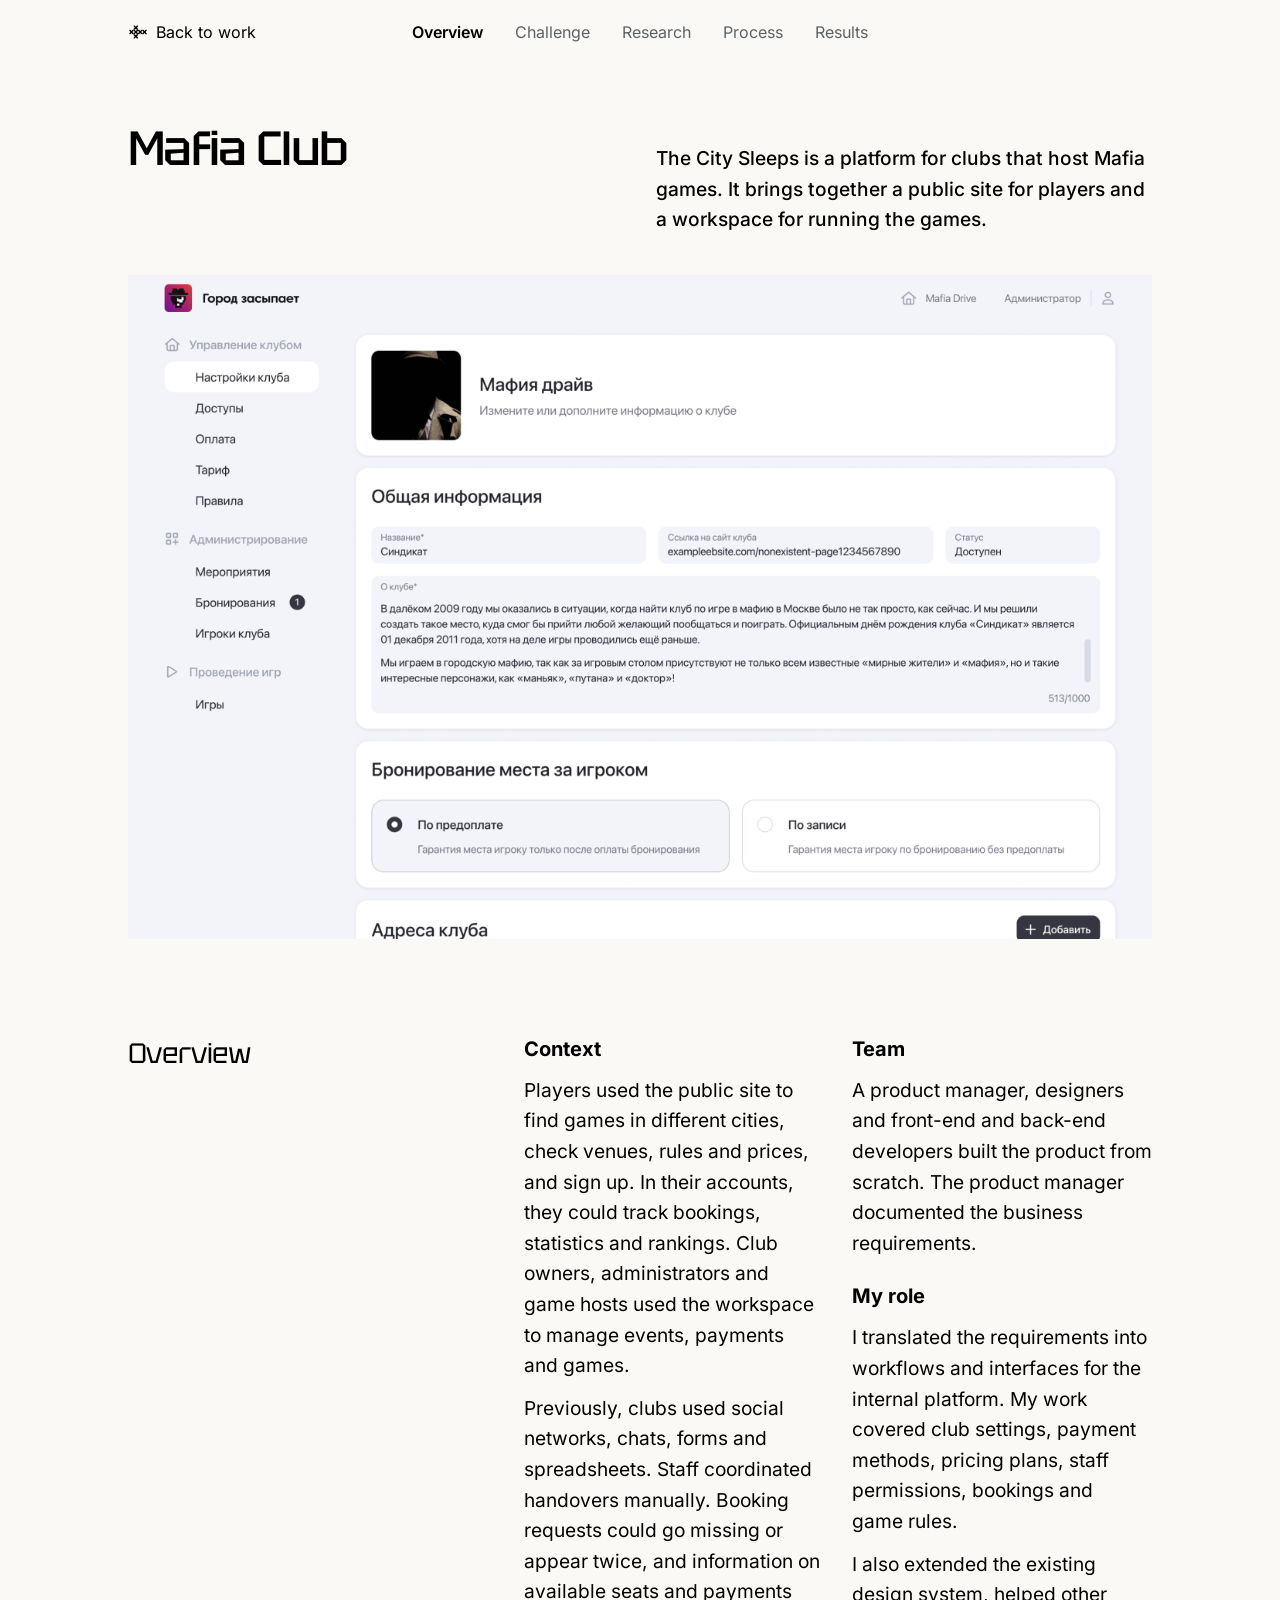
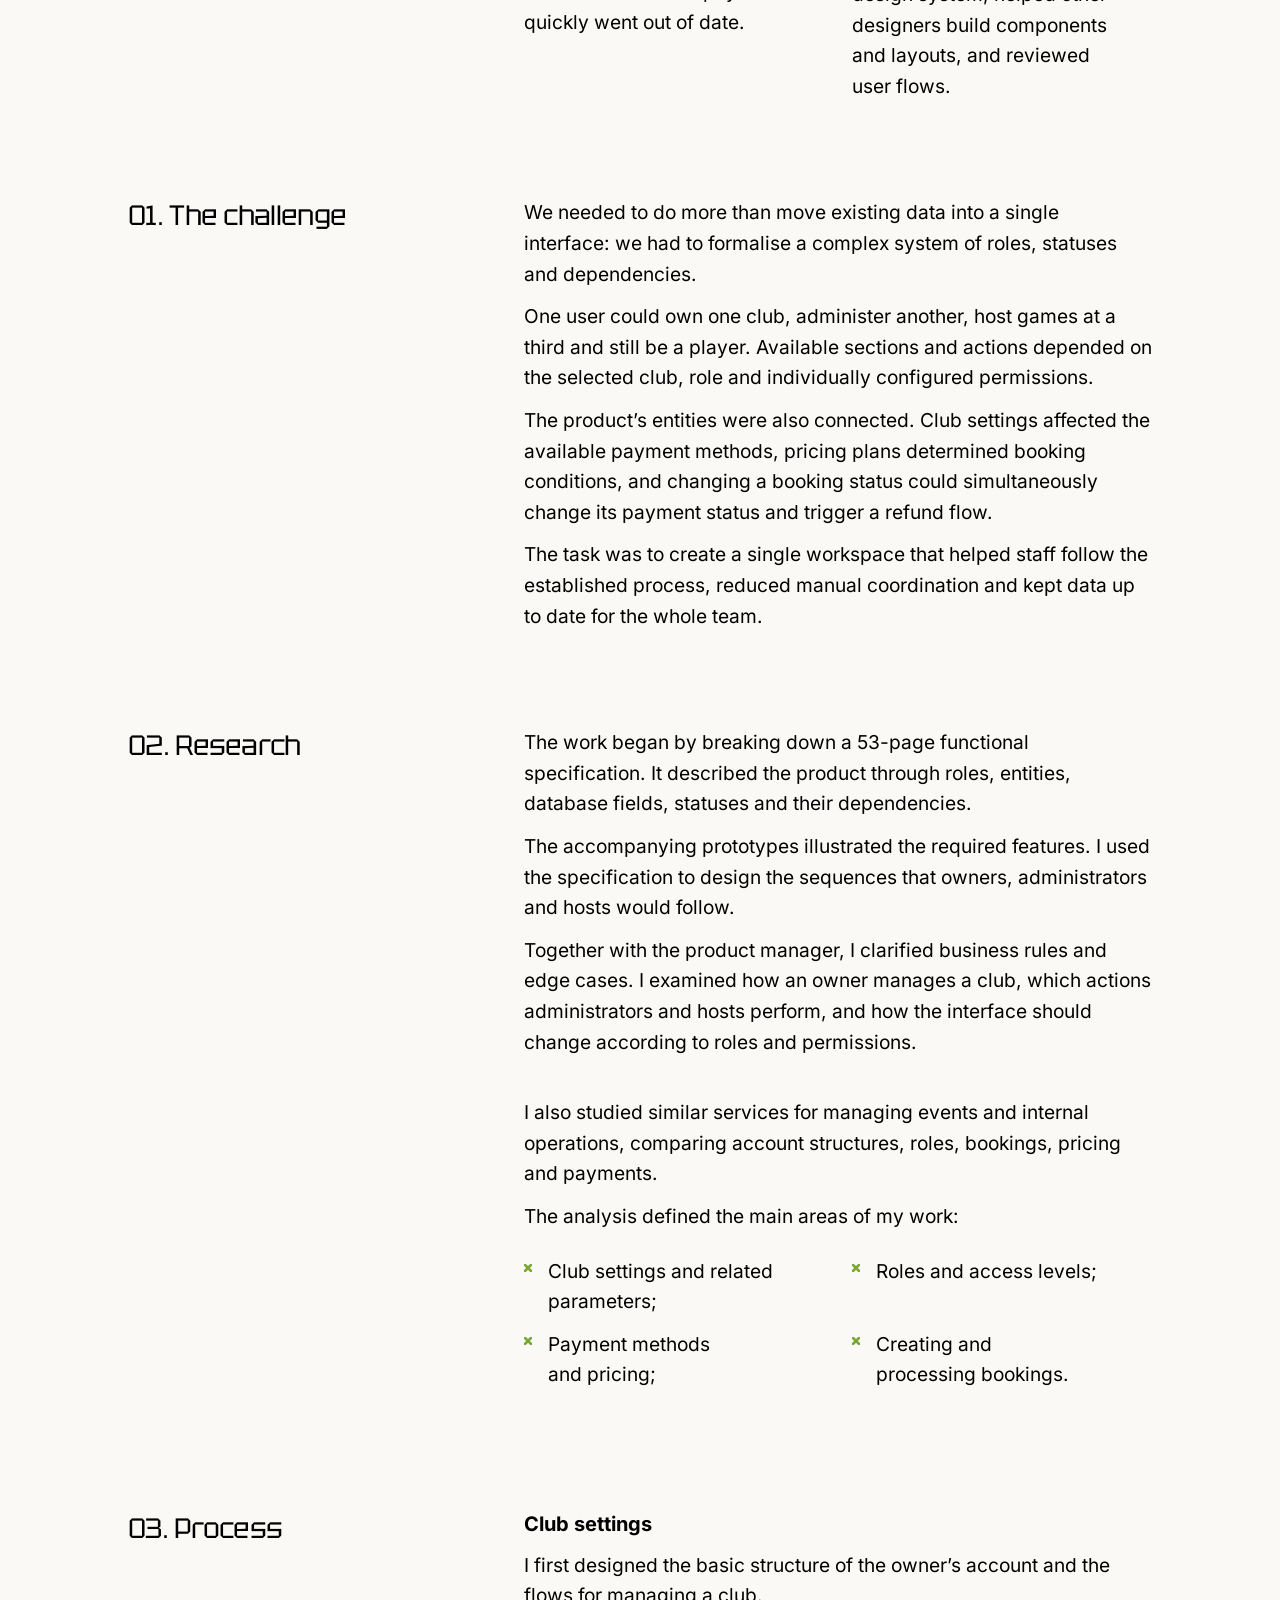
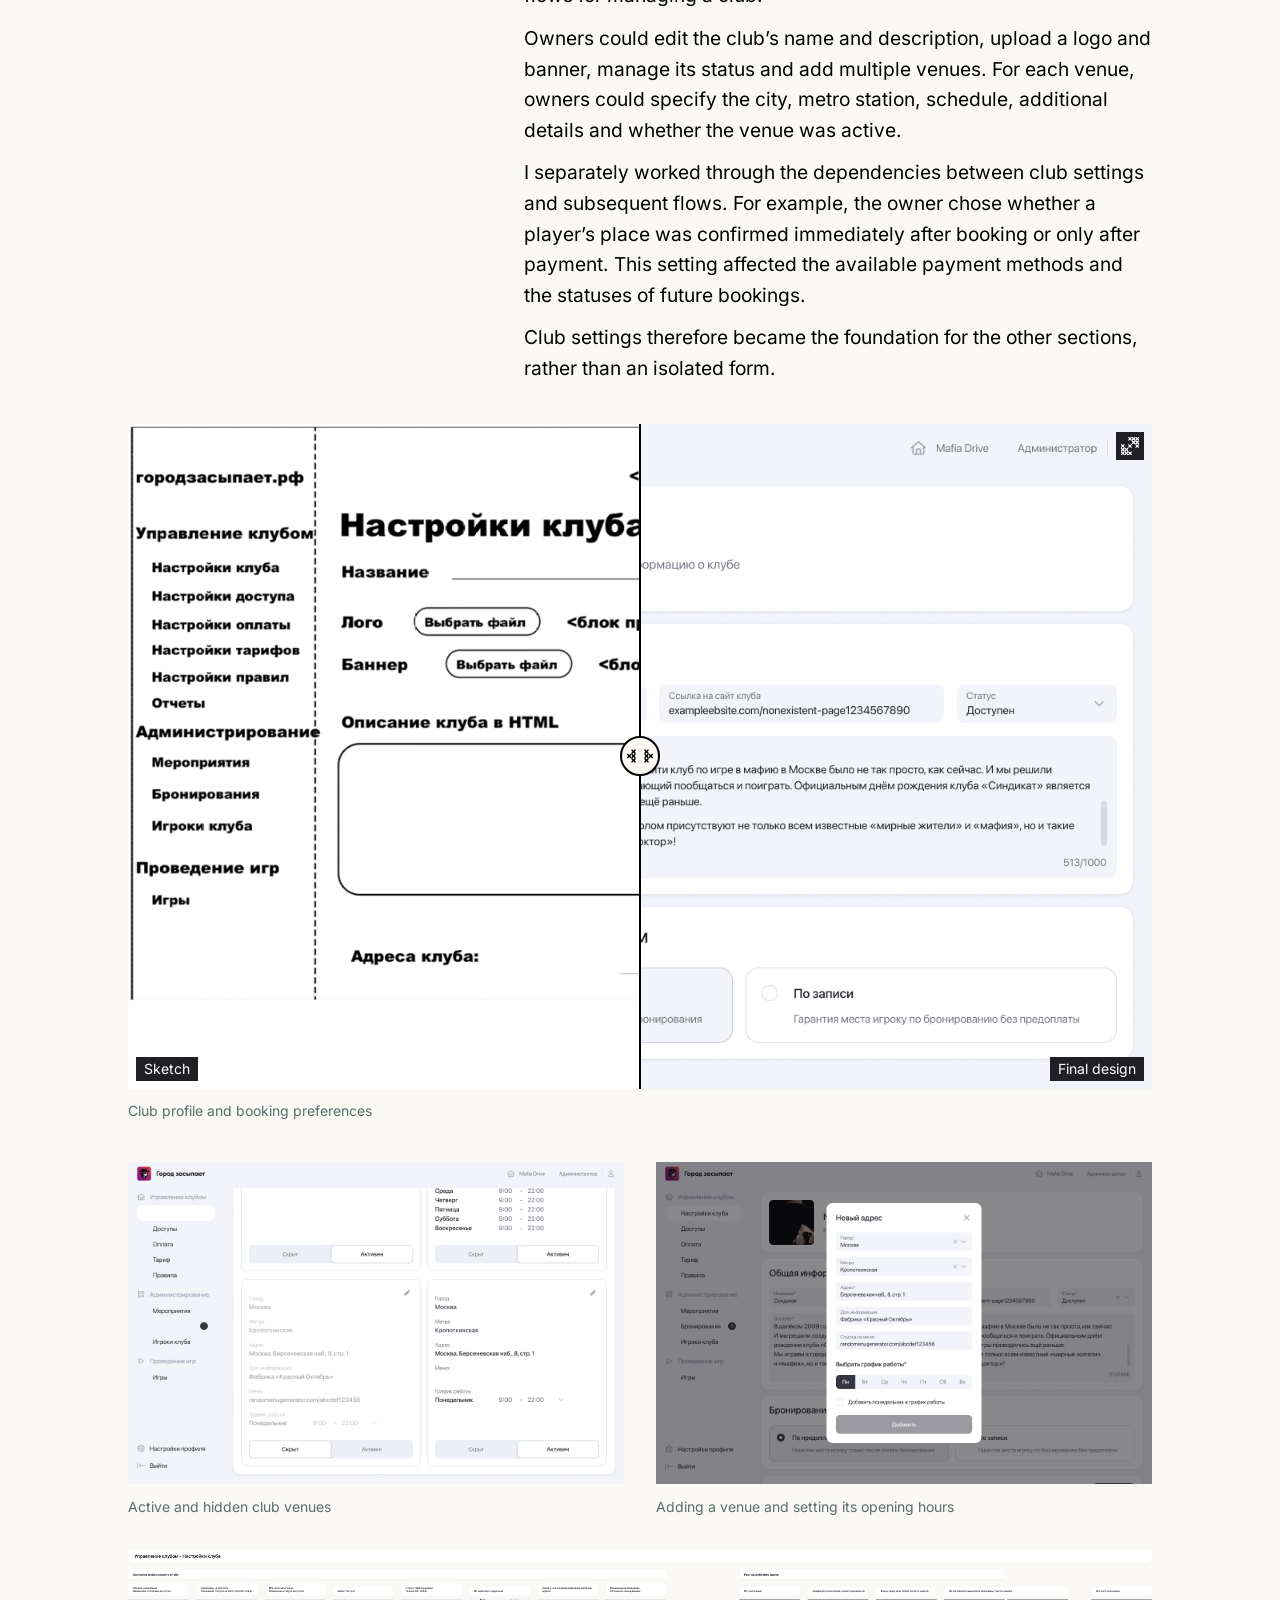
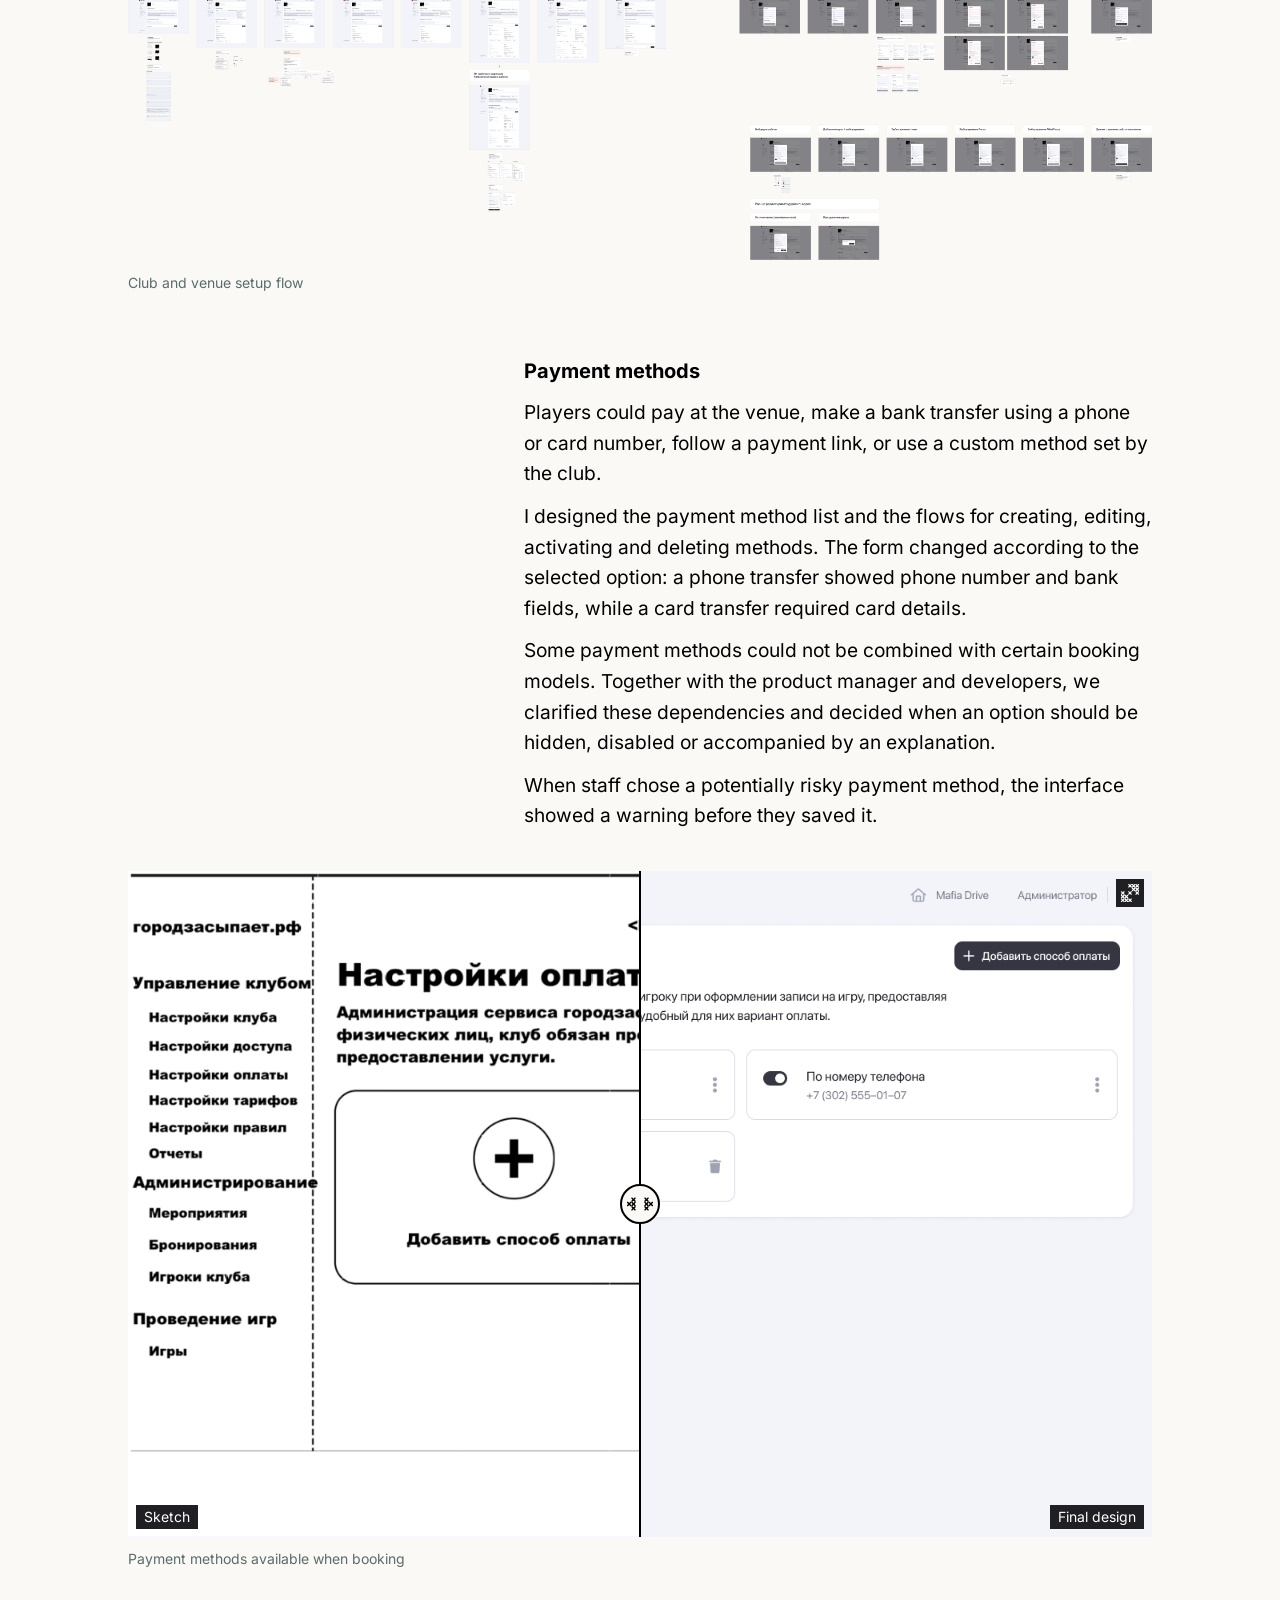
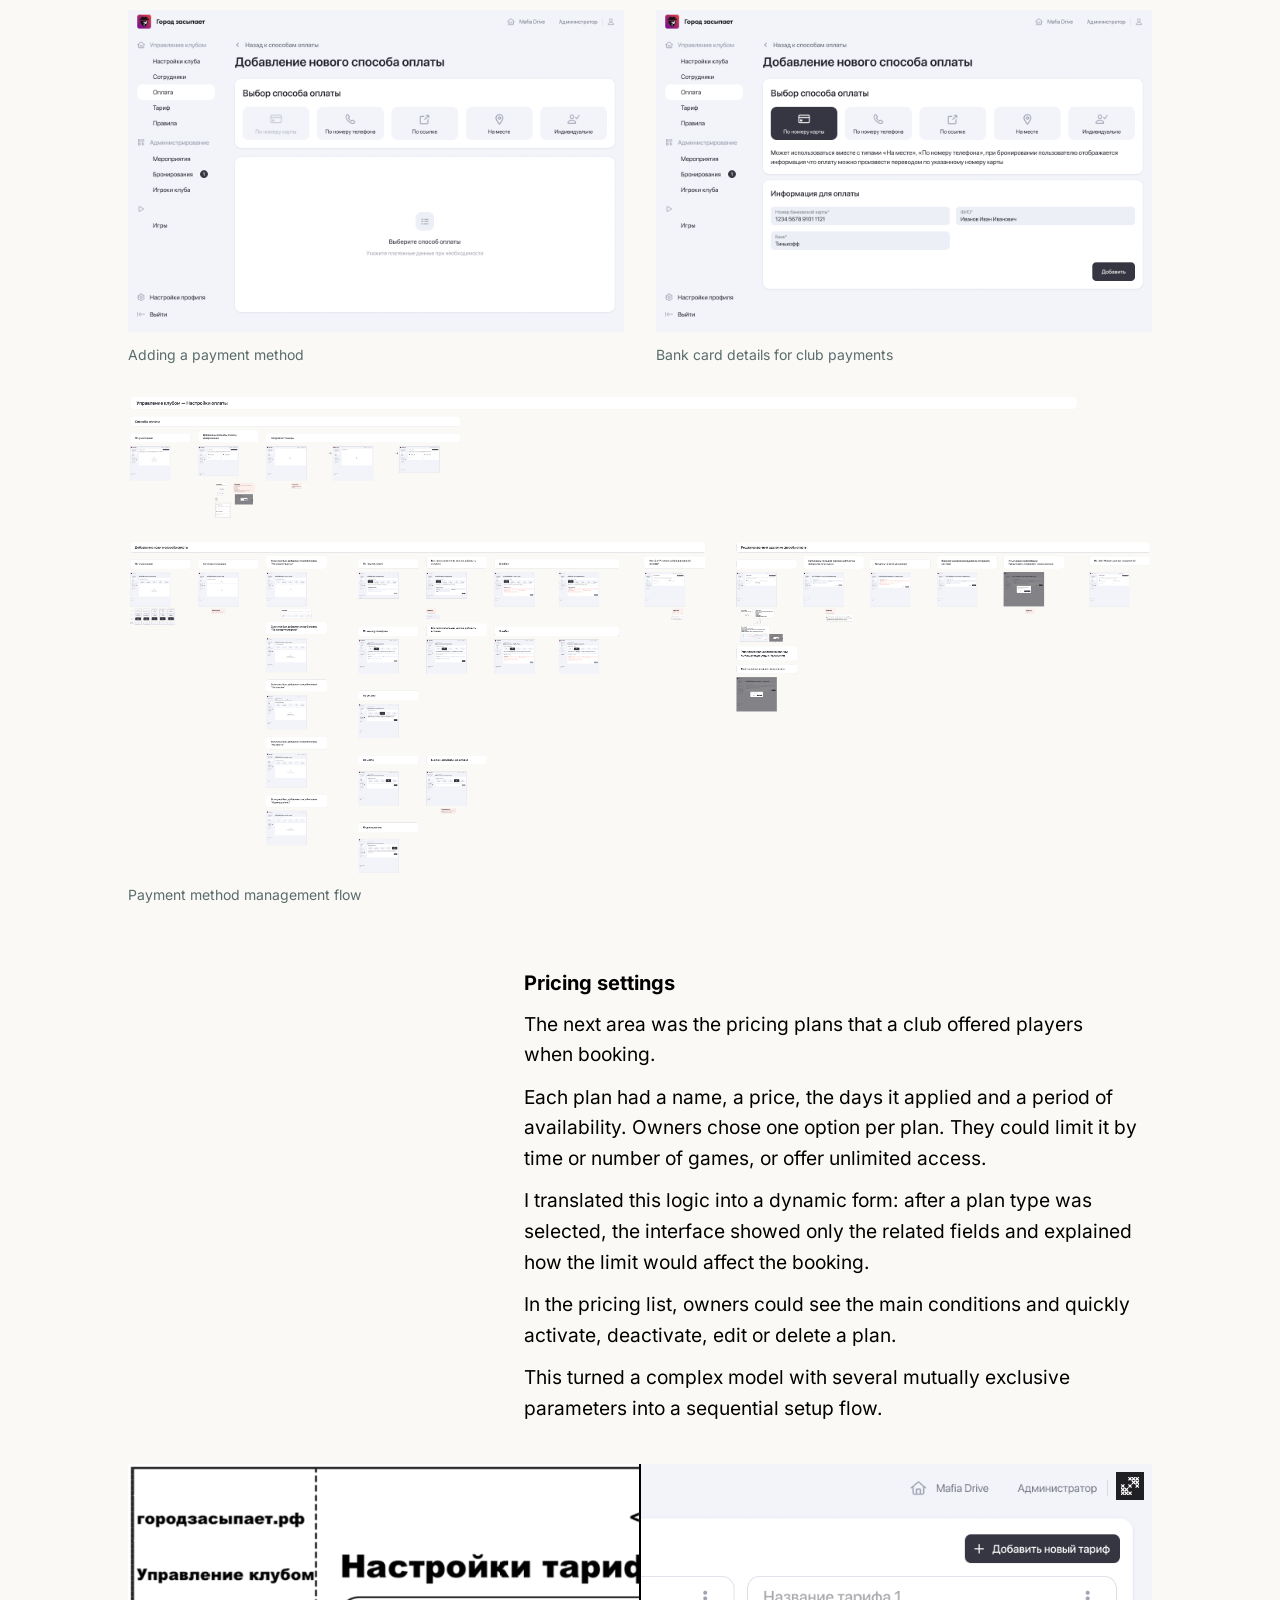
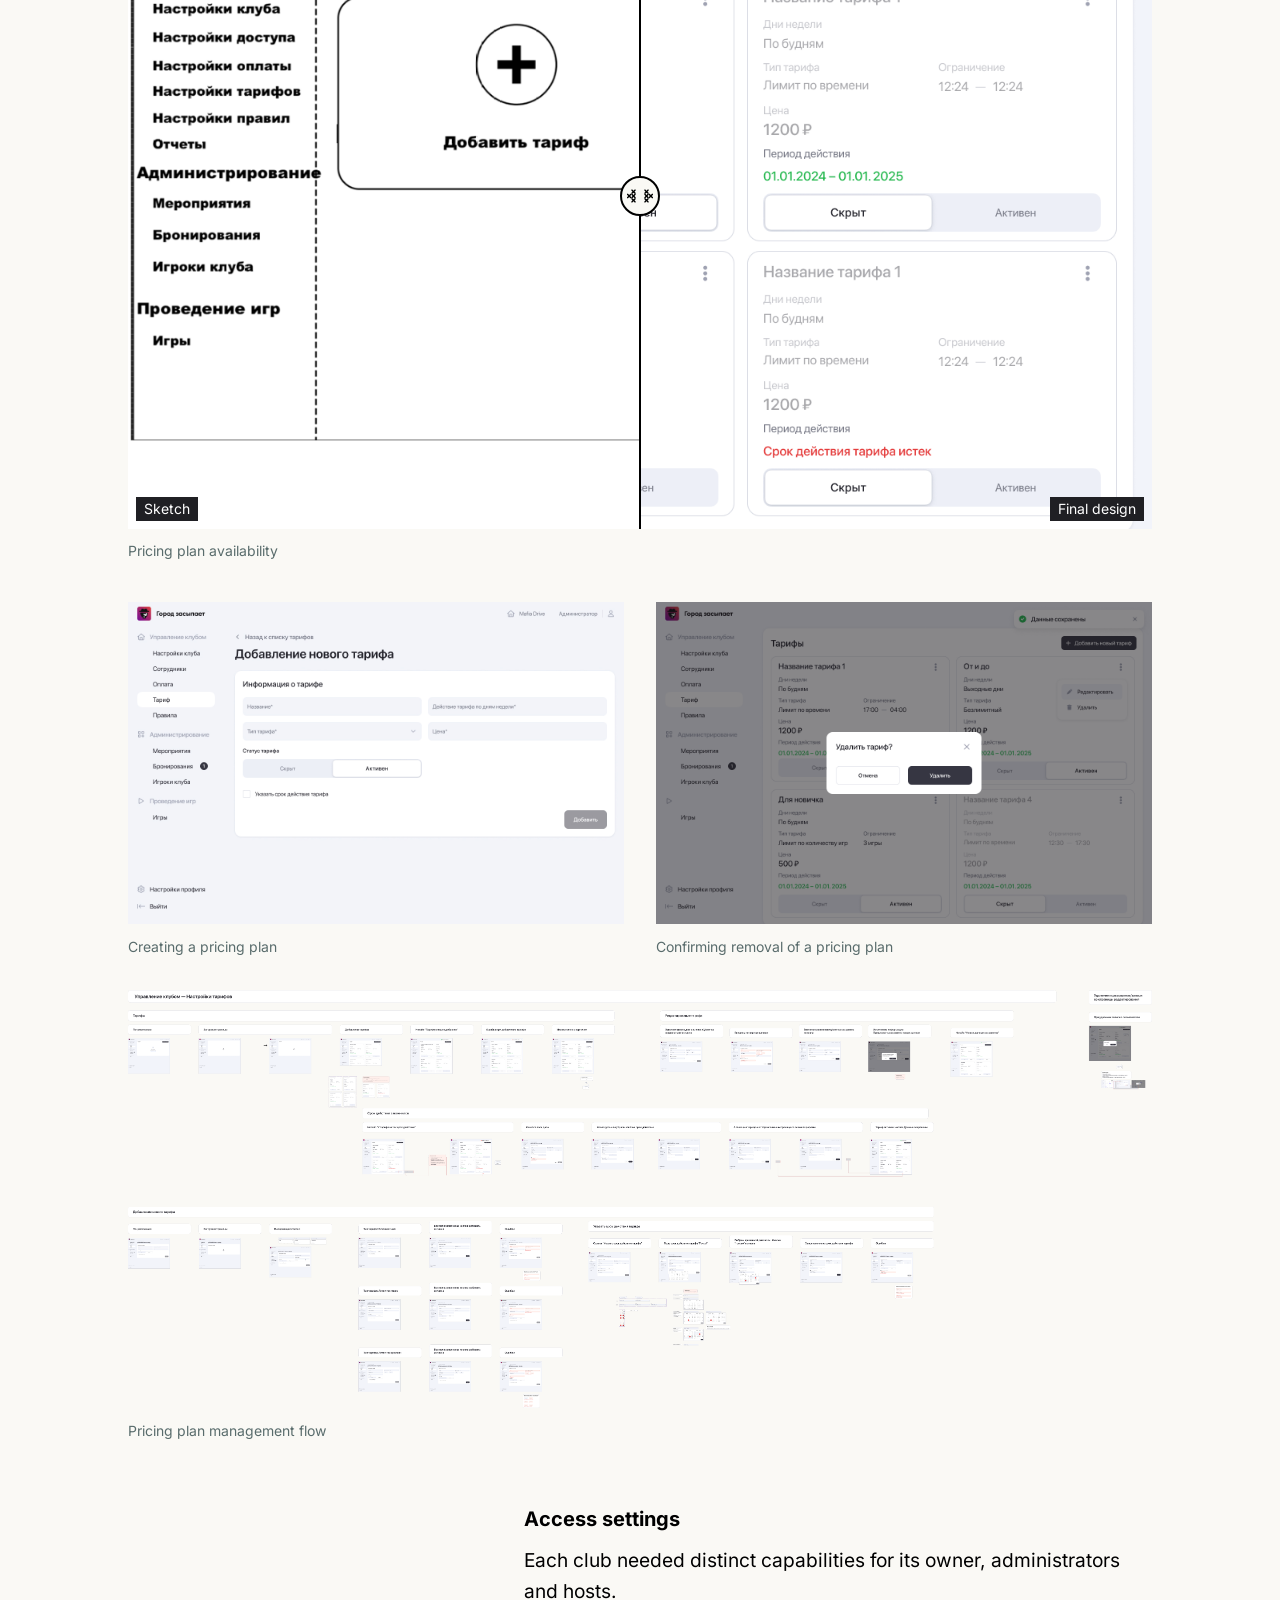
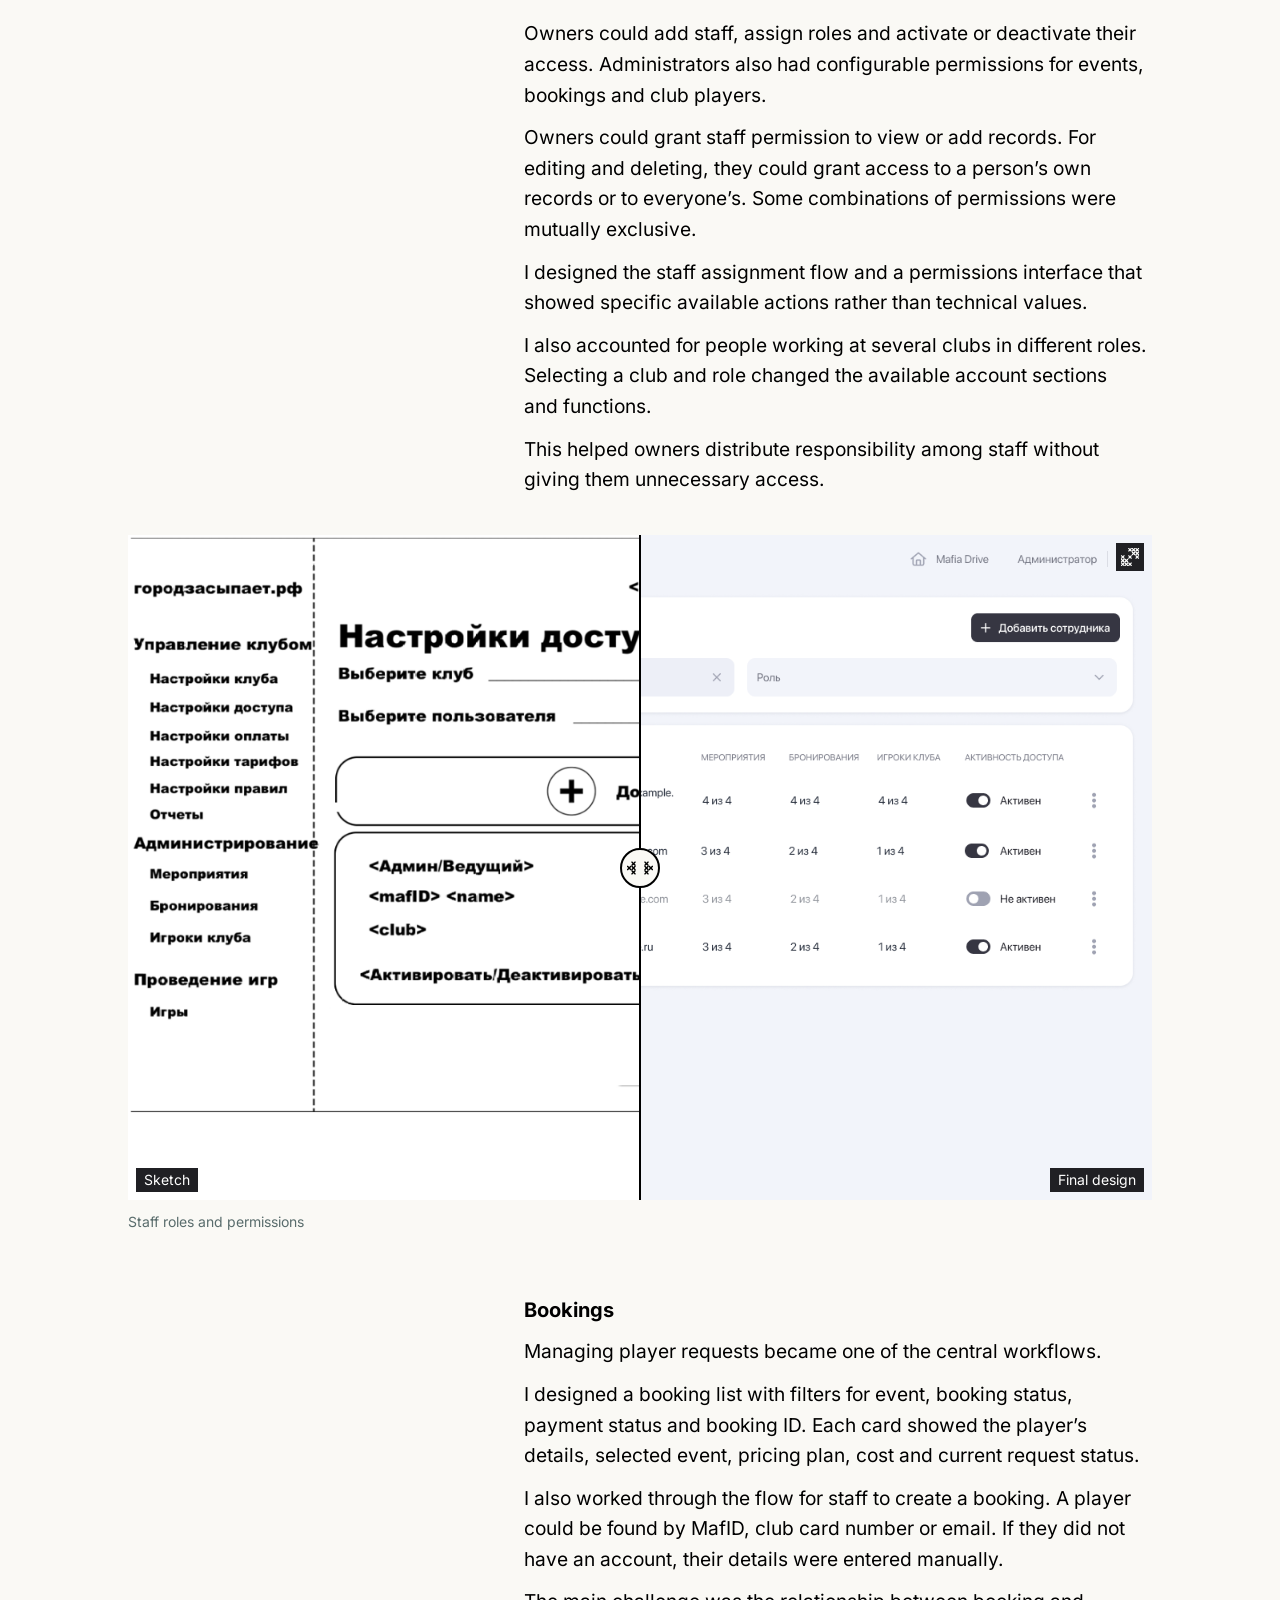
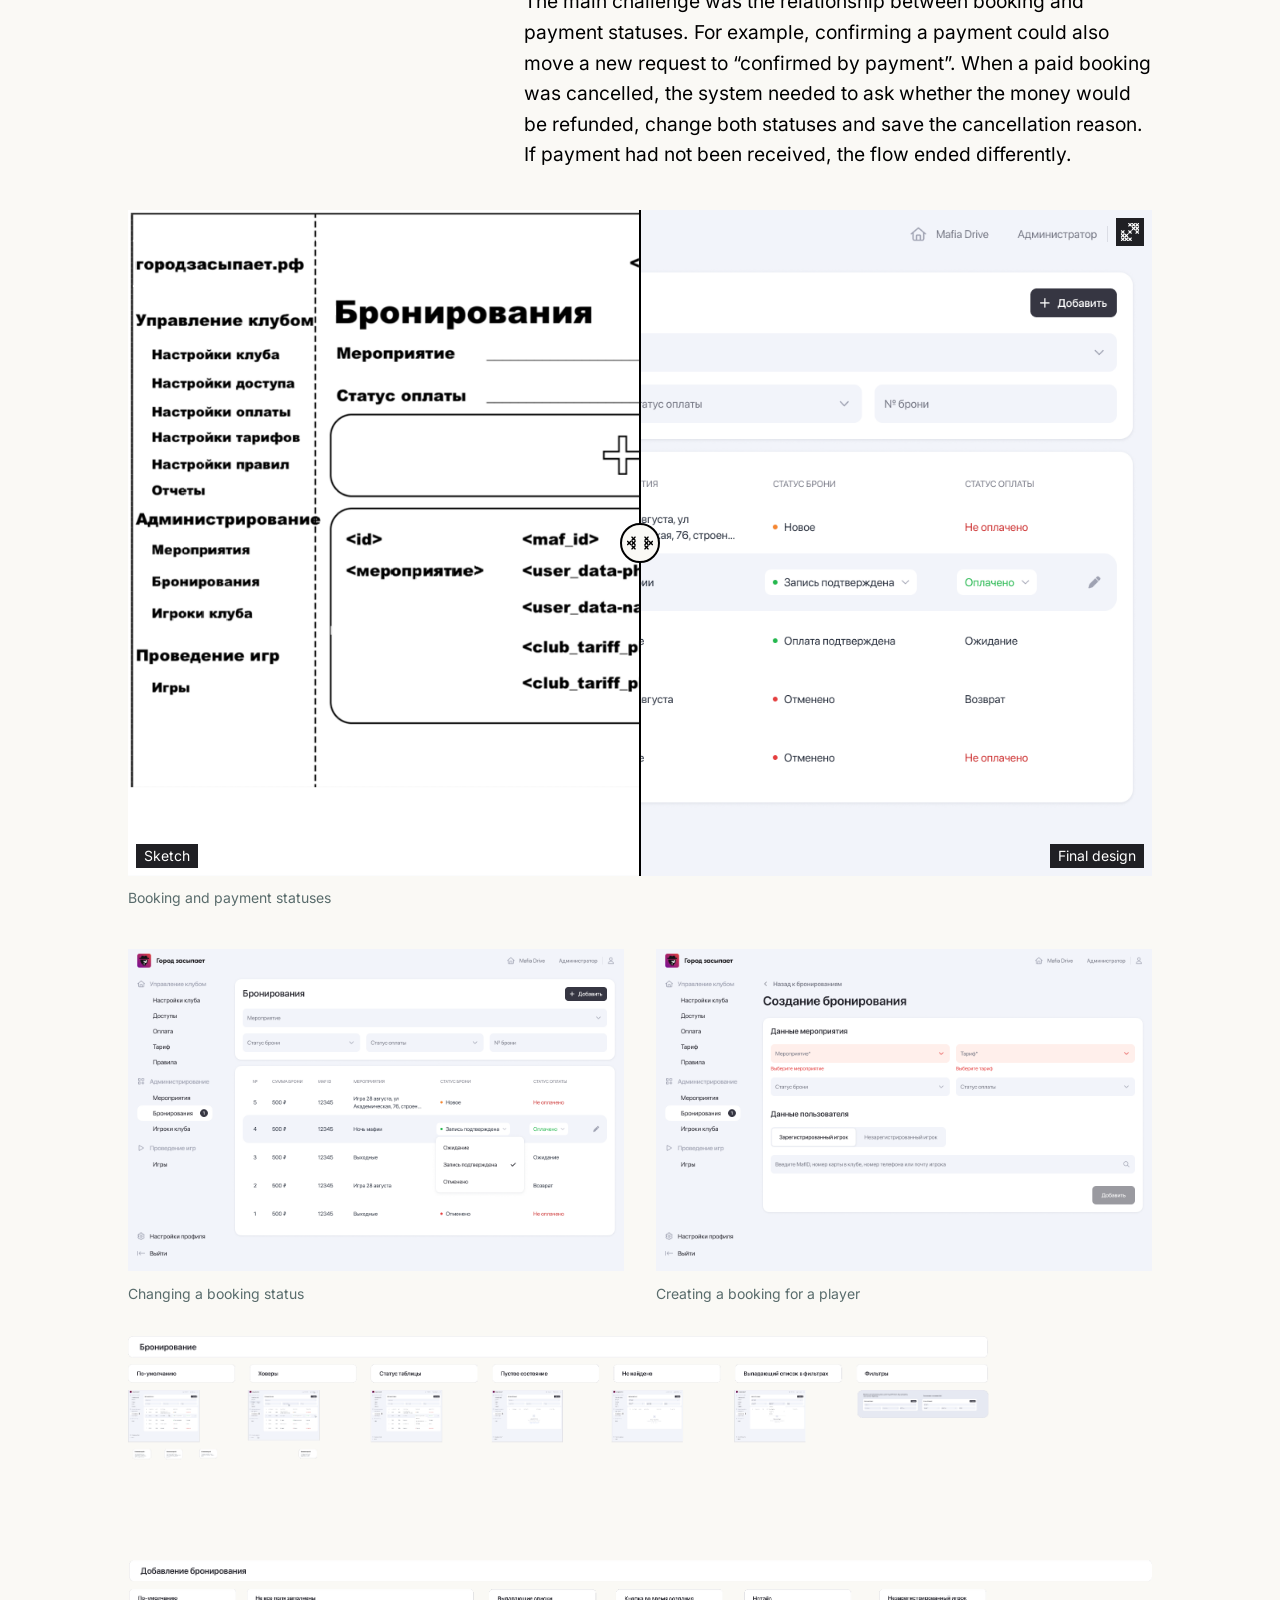
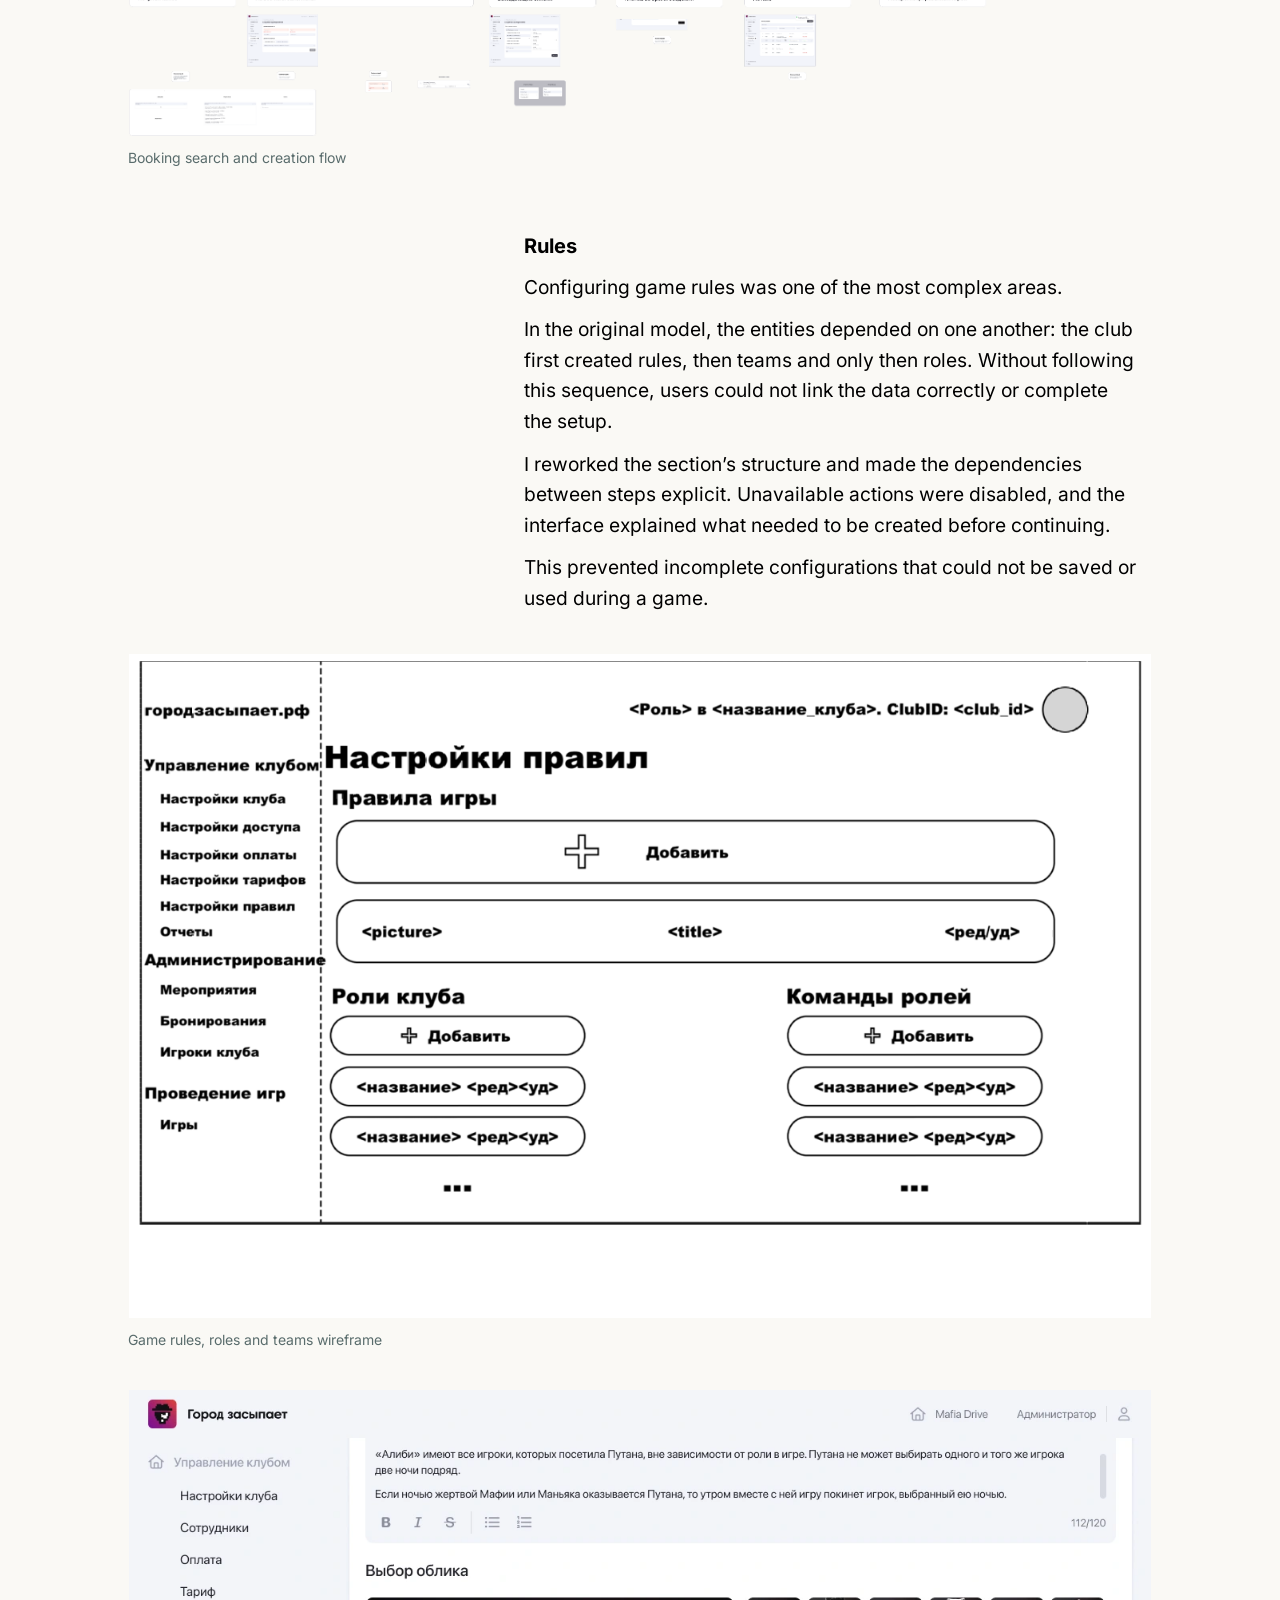
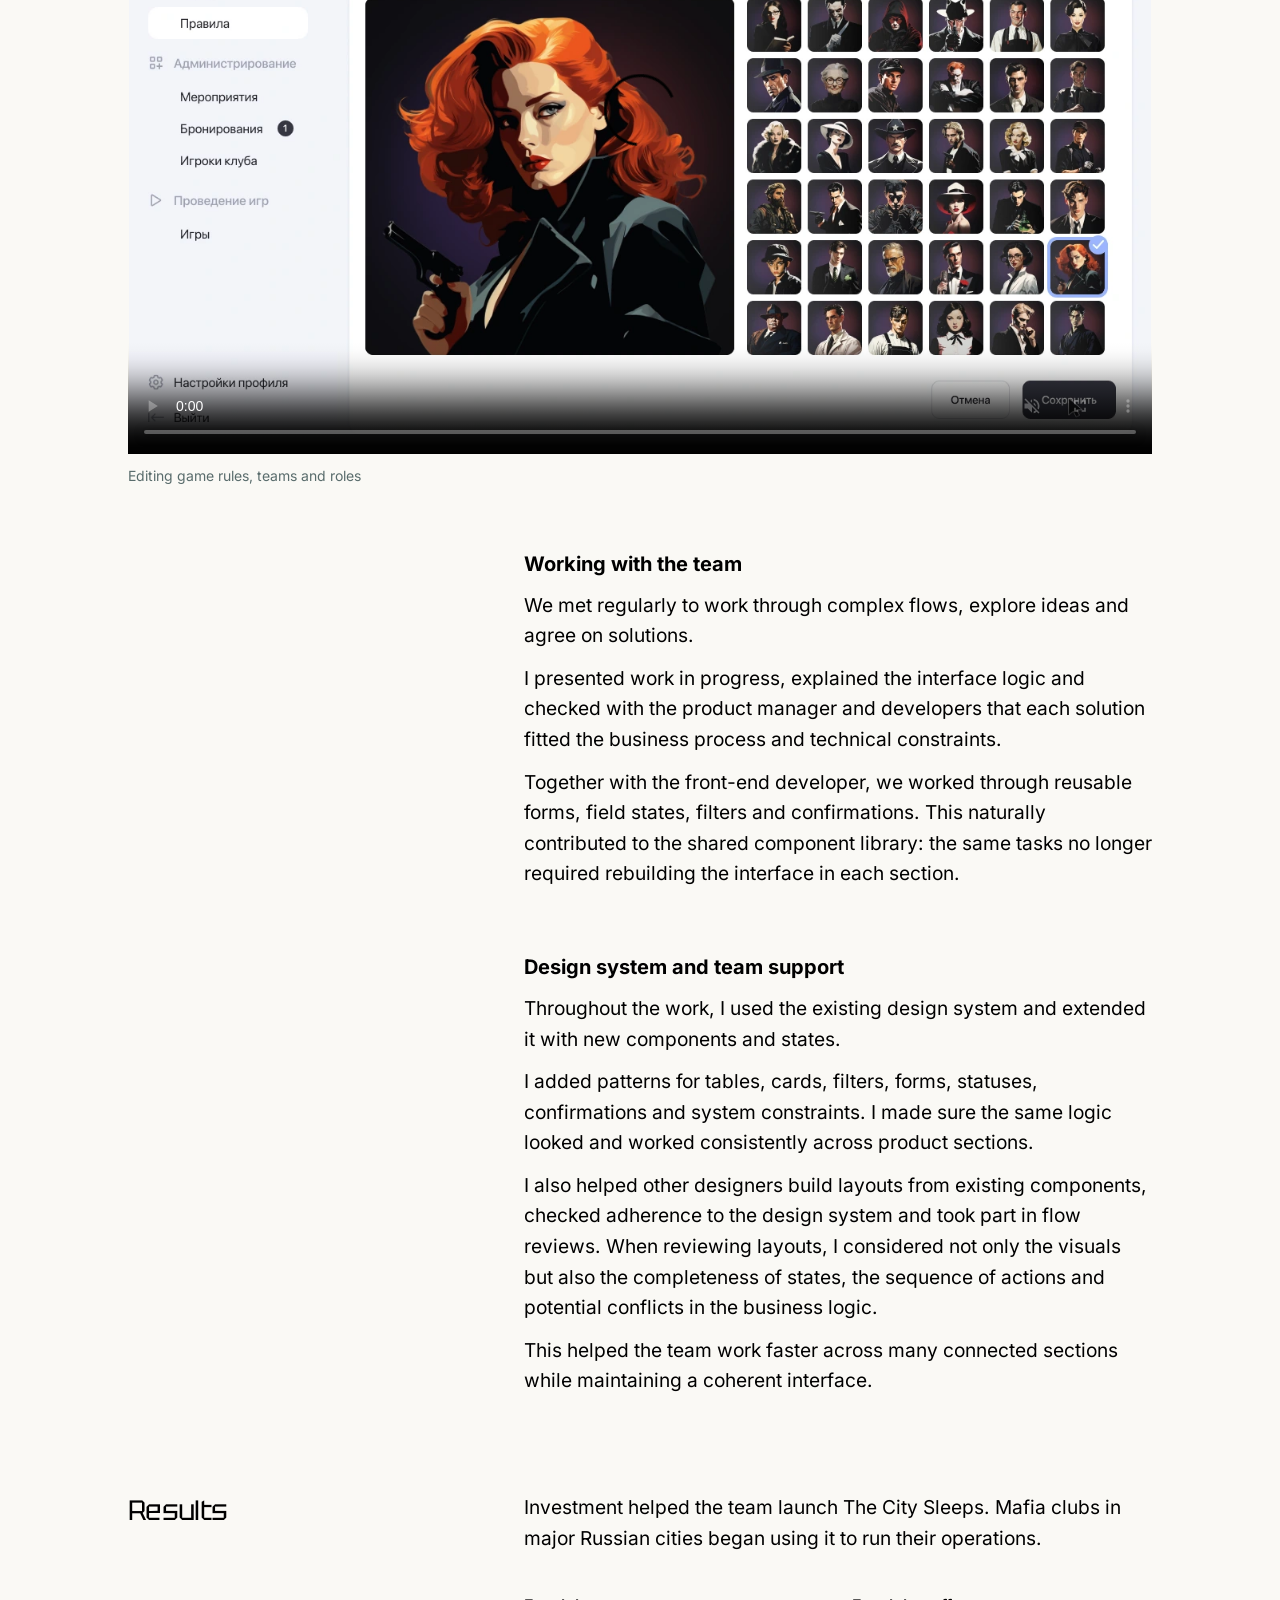
<file: mafia-club.html>
<!doctype html><html lang="en"><head><meta charset="utf-8"><meta name="viewport" content="width=device-width,initial-scale=1"><script src="page-loading.js?v=progressive-media-1" async></script><script src="hover-input.js" defer></script><title>Mafia Club — Anastasia Afonina</title><meta name="description" content="The City Sleeps is a platform for clubs that run Mafia games, with a public website and an internal operational platform."><link rel="icon" type="image/svg+xml" href="data:image/svg+xml,%3Csvg xmlns='http://www.w3.org/2000/svg' viewBox='0 0 32 32'%3E%3Crect width='32' height='32' fill='%236b7d7d'/%3E%3Ctext x='7' y='24' font-family='monospace' font-size='24' fill='%23faf9f5'%3Ea%3C/text%3E%3C/svg%3E"><link rel="stylesheet" href="assets/fonts.css"><link rel="stylesheet" href="home.css"><link rel="stylesheet" href="cross-grid.css"><link rel="stylesheet" href="case-study.css"><link rel="stylesheet" href="case-editorial.css"><link rel="stylesheet" href="navigation.css?v=mobile-header-2"><link rel="stylesheet" href="footer-links.css"><link rel="stylesheet" href="link-hover-motion.css"><link rel="stylesheet" href="case-lightbox.css"><script src="case-lightbox.js" defer></script><link rel="stylesheet" href="case-source.css"><link rel="stylesheet" href="case-story.css"><link rel="stylesheet" href="case-review.css?v=mobile-header-2"><script src="case-review-nav.js?v=mobile-header-2" defer></script><script src="case-video-playback.js?v=seekable-1" defer></script><link rel="stylesheet" href="secondary-actions.css"><link rel="stylesheet" href="typography.css?v=880ba53a"><link rel="stylesheet" href="case-spacing.css"><link rel="stylesheet" href="pixel-blocks.css?v=progressive-media-1"><script src="mafia-comparison.js" defer></script><script src="pixel-blocks.js?v=progressive-media-1" defer></script><link rel="stylesheet" href="case-reading.css?v=8d7ef311"><link rel="stylesheet" href="selected-work501.css"><link rel="stylesheet" href="case-card-cover.css"><link rel="stylesheet" href="case-media-grid.css"><link rel="stylesheet" href="mafia-comparison.css"></head><body class="case-page mafia-club-case"><a class="skip" href="#main">Skip to content</a><header class="case-review-header"><div class="shell case-review-header-inner"><a class="case-review-back secondary-action" href="index.html#selected-work" aria-label="Back to work" data-secondary-label="Back to work"><span class="secondary-label"><svg class="ui-stitch-icon ui-stitch-icon--compact" data-stitch-icon="arrow-left" viewBox="0 0 20 16" width="20" height="16" aria-hidden="true" focusable="false"><path d="M8.66775 0H7.64206L6.50087 1.15565L5.35963 0H4.33398V1.0256L5.48964 2.16688L4.33398 3.32254V4.33377H5.35963L6.50087 3.19249L7.64206 4.33377H8.66775V3.32254L7.52651 2.16688L8.66775 1.0256V0Z" transform="translate(1.33225 1.49934)" fill="currentColor" style="--stitch-color:#E8B92E;--stitch-order:0"/><path d="M8.66775 0H7.64206L6.50087 1.15565L5.35963 0H4.33398V1.0256L5.48964 2.16688L4.33398 3.32254V4.33377H5.35963L6.50087 3.19249L7.64206 4.33377H8.66775V3.32254L7.52651 2.16688L8.66775 1.0256V0Z" transform="translate(-3.00152 5.83312)" fill="currentColor" style="--stitch-color:#EB6B2F;--stitch-order:1"/><path d="M8.66775 0H7.64206L6.50087 1.15565L5.35963 0H4.33398V1.0256L5.48964 2.16688L4.33398 3.32254V4.33377H5.35963L6.50087 3.19249L7.64206 4.33377H8.66775V3.32254L7.52651 2.16688L8.66775 1.0256V0Z" transform="translate(1.33225 5.83312)" fill="currentColor" style="--stitch-color:#EB6B2F;--stitch-order:2"/><path d="M8.66775 0H7.64206L6.50087 1.15565L5.35963 0H4.33398V1.0256L5.48964 2.16688L4.33398 3.32254V4.33377H5.35963L6.50087 3.19249L7.64206 4.33377H8.66775V3.32254L7.52651 2.16688L8.66775 1.0256V0Z" transform="translate(5.66602 5.83312)" fill="currentColor" style="--stitch-color:#6A3B94;--stitch-order:3"/><path d="M8.66775 0H7.64206L6.50087 1.15565L5.35963 0H4.33398V1.0256L5.48964 2.16688L4.33398 3.32254V4.33377H5.35963L6.50087 3.19249L7.64206 4.33377H8.66775V3.32254L7.52651 2.16688L8.66775 1.0256V0Z" transform="translate(9.99979 5.83312)" fill="currentColor" style="--stitch-color:#48AFC0;--stitch-order:4"/><path d="M8.66775 0H7.64206L6.50087 1.15565L5.35963 0H4.33398V1.0256L5.48964 2.16688L4.33398 3.32254V4.33377H5.35963L6.50087 3.19249L7.64206 4.33377H8.66775V3.32254L7.52651 2.16688L8.66775 1.0256V0Z" transform="translate(1.33225 10.16689)" fill="currentColor" style="--stitch-color:#D94658;--stitch-order:0"/></svg><span>Back to work</span><span class="case-back-short" aria-hidden="true">Work</span></span></a><nav class="case-review-links" aria-label="Case study sections"><a href="#overview" aria-current="location">Overview</a><a href="#problem">Challenge</a><a href="#research">Research</a><a href="#process">Process</a><a href="#result">Results</a></nav></div></header>
<main id="main" class="case-study shell case-editorial case-source case-story case-review case-split" data-source-section="416:39231" tabindex="-1"><div class="case-intro review-opening" id="overview">
<div class="review-opening-copy"><h1>Mafia Club</h1>
<p class="story-lead" data-source-node="416:39234">The City Sleeps is a platform for clubs that host Mafia games. It brings together a public site for players and a workspace for running the games.</p>
</div></div>
<figure class="case-feature-cover case-card-cover" data-hide-captions data-case-cover="city">
  <div class="case-cover-art">
    <a class="case-image-link" href="assets/project-city.png">
      <img src="assets/project-city.png" alt="The City Sleeps club owner settings workspace" fetchpriority="high" decoding="async" width="3836" height="4096">
    </a>
  </div>
</figure>
<section class="case-section story-chapter" id="context" aria-labelledby="context-title" data-source-node="416:39233"><div class="source-block">
<div class=" review-overview-row" data-source-node="416:39234">
<h2 id="context-title" class="review-overview-heading">Overview</h2><div class="review-overview-copy overview-columns"><div class="source-prose case-prose story-summary">
<h3 class="story-label">Context</h3><p>Players used the public site to find games in different cities, check venues, rules and prices, and sign up. In their accounts, they could track bookings, statistics and rankings. Club owners, administrators and game hosts used the workspace to manage events, payments and games.</p>
<p>Previously, clubs used social networks, chats, forms and spreadsheets. Staff coordinated handovers manually. Booking requests could go missing or appear twice, and information on available seats and payments quickly went out of date.</p>
</div>
<aside class="source-prose case-prose story-facts review-remaining-facts" aria-label="Team and my role"><h3 class="story-label">Team</h3>
<p>A product manager, designers and front-end and back-end developers built the product from scratch. The product manager documented the business requirements.</p>
<h3 class="story-label">My role</h3>
<p>I translated the requirements into workflows and interfaces for the internal platform. My work covered club settings, payment methods, pricing plans, staff permissions, bookings and game rules.</p>
<p>I also extended the existing design system, helped other designers build components and layouts, and reviewed user flows.</p></aside>
</div></div>
</div></section>


<section class="case-section story-chapter" id="problem" aria-labelledby="problem-title" data-source-node="416:39236" data-story-section="01"><div class="story-section-row">
<div class="story-section-heading">
<h2 id="problem-title" data-source-node="416:39236"><span class="story-section-number" aria-hidden="true">01.</span> The challenge</h2>
</div>
<div class="story-section-copy"><div class="source-block" data-source-node="416:39236"><div class="source-prose case-prose" data-source-node="416:39237">
<p>We needed to do more than move existing data into a single interface: we had to formalise a complex system of roles, statuses and dependencies.</p>
<p>One user could own one club, administer another, host games at a third and still be a player. Available sections and actions depended on the selected club, role and individually configured permissions.</p>
<p>The product’s entities were also connected. Club settings affected the available payment methods, pricing plans determined booking conditions, and changing a booking status could simultaneously change its payment status and trigger a refund flow.</p>
<p>The task was to create a single workspace that helped staff follow the established process, reduced manual coordination and kept data up to date for the whole team.</p>
</div></div></div>
</div></section>

<section class="case-section story-chapter" id="research" aria-labelledby="research-title" data-source-node="416:39240" data-story-section="02"><div class="story-section-row">
<div class="story-section-heading">
<h2 id="research-title" data-source-node="416:39239"><span class="story-section-number" aria-hidden="true">02.</span> Research</h2>
</div>
<div class="story-section-copy">
<div class="source-prose case-prose" data-source-node="416:39241">
<p>The work began by breaking down a 53-page functional specification. It described the product through roles, entities, database fields, statuses and their dependencies.</p>
<p>The accompanying prototypes illustrated the required features. I used the specification to design the sequences that owners, administrators and hosts would follow.</p>
<p>Together with the product manager, I clarified business rules and edge cases. I examined how an owner manages a club, which actions administrators and hosts perform, and how the interface should change according to roles and permissions.</p>
</div>
</div>
</div>
<div class="story-section-row story-section-row--continuation">
<div class="story-section-heading" aria-hidden="true"></div>
<div class="story-section-copy"><div class="source-prose case-prose" data-source-node="416:39245">
<p>I also studied similar services for managing events and internal operations, comparing account structures, roles, bookings, pricing and payments.</p>
<p>The analysis defined the main areas of my work:</p>
<ul class="story-list">
<li>Club settings and related parameters;</li>
<li>Roles and access levels;</li>
<li>Payment methods and pricing;</li>
<li>Creating and processing bookings.</li>
</ul>
</div></div>
</div></section>

<section class="case-section story-chapter" id="process" aria-labelledby="process-title" data-source-node="685:16354"><div class="source-block">
<section class="story-step" aria-labelledby="process-step-1-title" data-story-section="03"><div class="story-section-row">
<div class="story-section-heading"><h2 id="process-title" data-source-node="416:39247"><span class="story-section-number" aria-hidden="true">03.</span> Process</h2></div>
<div class="story-section-copy">
<h3 class="source-subheading story-step-heading" id="process-step-1-title" data-source-node="685:16355">Club settings</h3>
<div class="source-prose case-prose" data-source-node="685:16356">
<p>I first designed the basic structure of the owner’s account and the flows for managing a club.</p>
<p>Owners could edit the club’s name and description, upload a logo and banner, manage its status and add multiple venues. For each venue, owners could specify the city, metro station, schedule, additional details and whether the venue was active.</p>
<p>I separately worked through the dependencies between club settings and subsequent flows. For example, the owner chose whether a player’s place was confirmed immediately after booking or only after payment. This setting affected the available payment methods and the statuses of future bookings.</p>
<p>Club settings therefore became the foundation for the other sections, rather than an isolated form.</p>
</div>
</div>
</div>
<figure class="case-figure source-figure sketch-compare" id="club-settings-comparison">
  <div class="compare-stage">
    <a class="compare-layer compare-sketch" href="assets/mafia-club-source/image-161.svg" data-source-node="685:16357" aria-label="Open image: Prototype of the club settings screen">
      <span class="compare-label">Sketch</span>
      <img src="assets/mafia-club-source/club-sketch-1280.png" width="1280" height="832" alt="Prototype of the club settings screen" loading="lazy" decoding="async">
    </a>
    <a class="compare-layer compare-final" href="assets/mafia-club-source/club-final-1280.png" data-source-node="685:16358" aria-label="Open image: Club settings and booking preferences">
      <span class="compare-label">Final design</span>
      <img src="assets/mafia-club-source/club-final-1280.png" width="1280" height="832" alt="Club settings and booking preferences" loading="lazy" decoding="async">
    </a>
  </div>
  <figcaption class="source-caption">Club profile and booking preferences</figcaption>
</figure>
<div class="source-block case-collage" data-source-node="685:16360">
  <div class="source-image-grid case-grid-row" style="--media-tracks:repeat(2,minmax(0,1fr));--row-ratio:calc(1280 / 832 + 1280 / 832)">
<figure class="source-figure case-figure">
  <a class="case-image-link case-media-slot" style="--media-ratio:calc(1280 / 832)" href="assets/mafia-club-source/club-settings-venues-1280.png" aria-label="Enlarge: Active and hidden club venues">
    <img src="assets/mafia-club-source/club-settings-venues-1280.png" width="1280" height="832" loading="lazy" decoding="async" alt="Club venue cards with addresses, opening hours and visibility settings">
  </a>
  <figcaption class="source-caption">Active and hidden club venues</figcaption>
</figure>
<figure class="source-figure case-figure">
  <a class="case-image-link case-media-slot" style="--media-ratio:calc(1280 / 832)" href="assets/mafia-club-source/settings-hours-1280.png" aria-label="Enlarge: Adding a venue and setting its opening hours">
    <img src="assets/mafia-club-source/settings-hours-1280.png" width="1280" height="832" loading="lazy" decoding="async" alt="Adding a venue and setting its opening hours">
  </a>
  <figcaption class="source-caption">Adding a venue and setting its opening hours</figcaption>
</figure>
  </div>
  <figure class="source-figure case-figure">
  <a class="case-image-link case-media-slot" style="--media-ratio:calc(3988 / 1210)" href="assets/mafia-club-source/settings-flow.webp" aria-label="Enlarge the full club settings workflow">
    <img src="assets/mafia-club-source/settings-flow.webp" width="3988" height="1210" loading="lazy" decoding="async" alt="Club settings workflow, from the club profile to adding a venue, setting its opening hours and editing an address.">
  </a>
  <figcaption class="source-caption">Club and venue setup flow</figcaption>
</figure>
</div></section>
<section class="story-step" aria-labelledby="process-step-2-title" data-story-section="04"><div class="story-section-row">
<div class="story-section-copy">
<h3 class="source-subheading story-step-heading" id="process-step-2-title" data-source-node="685:16362">Payment methods</h3>
<div class="source-prose case-prose" data-source-node="685:16363">
<p>Players could pay at the venue, make a bank transfer using a phone or card number, follow a payment link, or use a custom method set by the club.</p>
<p>I designed the payment method list and the flows for creating, editing, activating and deleting methods. The form changed according to the selected option: a phone transfer showed phone number and bank fields, while a card transfer required card details.</p>
<p>Some payment methods could not be combined with certain booking models. Together with the product manager and developers, we clarified these dependencies and decided when an option should be hidden, disabled or accompanied by an explanation.</p>
<p>When staff chose a potentially risky payment method, the interface showed a warning before they saved it.</p>
</div>
</div>
</div>
<figure class="case-figure source-figure sketch-compare" id="payment-methods-comparison">
  <div class="compare-stage">
    <a class="compare-layer compare-sketch" href="assets/mafia-club-source/mafia-685-16406.svg" data-source-node="685:16406" aria-label="Open image: Prototype for managing payment methods">
      <span class="compare-label">Sketch</span>
      <img src="assets/mafia-club-source/payment-sketch-1280.png" width="1280" height="832" alt="Prototype for managing payment methods" loading="lazy" decoding="async">
    </a>
    <a class="compare-layer compare-final" href="assets/mafia-club-source/payment-final-1280.png" data-source-node="685:16410" aria-label="Open image: List of payment methods">
      <span class="compare-label">Final design</span>
      <img src="assets/mafia-club-source/payment-final-1280.png" width="1280" height="832" alt="List of payment methods" loading="lazy" decoding="async">
    </a>
  </div>
  <figcaption class="source-caption">Payment methods available when booking</figcaption>
</figure>
<div class="source-block case-collage" data-source-node="685:16368">
  <div class="source-image-grid case-grid-row" style="--media-tracks:repeat(2,minmax(0,1fr));--row-ratio:calc(1280 / 832 + 1280 / 832)">
<figure class="source-figure case-figure">
  <a class="case-image-link case-media-slot" style="--media-ratio:calc(1280 / 832)" href="assets/mafia-club-source/payment-add-1280.png" aria-label="Enlarge: Adding a payment method">
    <img src="assets/mafia-club-source/payment-add-1280.png" width="1280" height="832" loading="lazy" decoding="async" alt="Adding a payment method">
  </a>
  <figcaption class="source-caption">Adding a payment method</figcaption>
</figure>
<figure class="source-figure case-figure" data-source-node="685:16416">
  <a class="case-image-link case-media-slot" style="--media-ratio:calc(1280 / 832)" href="assets/mafia-club-source/payment-details-1280.png" aria-label="Enlarge: Bank card details for club payments">
    <img src="assets/mafia-club-source/payment-details-1280.png" width="1280" height="832" loading="lazy" decoding="async" alt="Payment form with a bank card number, account holder and bank">
  </a>
  <figcaption class="source-caption">Bank card details for club payments</figcaption>
</figure>
  </div>
  <figure class="source-figure case-figure">
  <a class="case-image-link case-media-slot" style="--media-ratio:calc(3981 / 1857)" href="assets/mafia-club-source/payment-flow.webp" aria-label="Enlarge the full payment methods workflow">
    <img src="assets/mafia-club-source/payment-flow.webp" width="3981" height="1857" loading="lazy" decoding="async" alt="Payment method flows, including adding payment details, editing a method and confirming its removal.">
  </a>
  <figcaption class="source-caption">Payment method management flow</figcaption>
</figure>
</div></section>
<section class="story-step" aria-labelledby="process-step-3-title" data-story-section="05"><div class="story-section-row">
<div class="story-section-copy">
<h3 class="source-subheading story-step-heading" id="process-step-3-title" data-source-node="685:16369">Pricing settings</h3>
<div class="source-prose case-prose" data-source-node="685:16370">
<p>The next area was the pricing plans that a club offered players when booking.</p>
<p>Each plan had a name, a price, the days it applied and a period of availability. Owners chose one option per plan. They could limit it by time or number of games, or offer unlimited access.</p>
<p>I translated this logic into a dynamic form: after a plan type was selected, the interface showed only the related fields and explained how the limit would affect the booking.</p>
<p>In the pricing list, owners could see the main conditions and quickly activate, deactivate, edit or delete a plan.</p>
<p>This turned a complex model with several mutually exclusive parameters into a sequential setup flow.</p>
</div>
</div>
</div>
<figure class="case-figure source-figure sketch-compare" id="pricing-plans-comparison">
  <div class="compare-stage">
    <a class="compare-layer compare-sketch" href="assets/mafia-club-source/image-169.svg" data-source-node="685:16372" aria-label="Open image: Prototype for configuring pricing plans">
      <span class="compare-label">Sketch</span>
      <img src="assets/mafia-club-source/pricing-sketch-1280.png" width="1280" height="832" alt="Prototype for configuring pricing plans" loading="lazy" decoding="async">
    </a>
    <a class="compare-layer compare-final" href="assets/mafia-club-source/pricing-final-1280.png" data-source-node="685:16421" aria-label="Open image: Club pricing plan settings">
      <span class="compare-label">Final design</span>
      <img src="assets/mafia-club-source/pricing-final-1280.png" width="1280" height="832" alt="Club pricing plan settings" loading="lazy" decoding="async">
    </a>
  </div>
  <figcaption class="source-caption">Pricing plan availability</figcaption>
</figure>
<div class="source-block case-collage" data-source-node="685:16375">
  <div class="source-image-grid case-grid-row" style="--media-tracks:repeat(2,minmax(0,1fr));--row-ratio:calc(1280 / 832 + 1280 / 832)">
<figure class="source-figure case-figure">
  <a class="case-image-link case-media-slot" style="--media-ratio:calc(1280 / 832)" href="assets/mafia-club-source/pricing-create-1280.png" aria-label="Enlarge: Creating a pricing plan">
    <img src="assets/mafia-club-source/pricing-create-1280.png" width="1280" height="832" loading="lazy" decoding="async" alt="Creating a pricing plan">
  </a>
  <figcaption class="source-caption">Creating a pricing plan</figcaption>
</figure>
<figure class="source-figure case-figure">
  <a class="case-image-link case-media-slot" style="--media-ratio:calc(1280 / 832)" href="assets/mafia-club-source/pricing-delete-1280.png" aria-label="Enlarge: Confirming removal of a pricing plan">
    <img src="assets/mafia-club-source/pricing-delete-1280.png" width="1280" height="832" loading="lazy" decoding="async" alt="Confirming removal of a pricing plan">
  </a>
  <figcaption class="source-caption">Confirming removal of a pricing plan</figcaption>
</figure>
  </div>
  <figure class="source-figure case-figure">
  <a class="case-image-link case-media-slot" style="--media-ratio:calc(3851 / 1573)" href="assets/mafia-club-source/pricing-flow.webp" aria-label="Enlarge the full pricing plans workflow">
    <img src="assets/mafia-club-source/pricing-flow.webp" width="3851" height="1573" loading="lazy" decoding="async" alt="Pricing plan flows, including creating a plan, setting its validity period, editing it and removing it.">
  </a>
  <figcaption class="source-caption">Pricing plan management flow</figcaption>
</figure>
</div></section>
<section class="story-step" aria-labelledby="process-step-4-title" data-story-section="06"><div class="story-section-row">
<div class="story-section-copy">
<h3 class="source-subheading story-step-heading" id="process-step-4-title" data-source-node="685:16376">Access settings</h3>
<div class="source-prose case-prose" data-source-node="685:16377">
<p>Each club needed distinct capabilities for its owner, administrators and hosts.</p>
<p>Owners could add staff, assign roles and activate or deactivate their access. Administrators also had configurable permissions for events, bookings and club players.</p>
<p>Owners could grant staff permission to view or add records. For editing and deleting, they could grant access to a person’s own records or to everyone’s. Some combinations of permissions were mutually exclusive.</p>
<p>I designed the staff assignment flow and a permissions interface that showed specific available actions rather than technical values.</p>
<p>I also accounted for people working at several clubs in different roles. Selecting a club and role changed the available account sections and functions.</p>
<p>This helped owners distribute responsibility among staff without giving them unnecessary access.</p>
</div>
</div>
</div>
<figure class="case-figure source-figure sketch-compare" id="staff-access-comparison">
  <div class="compare-stage">
    <a class="compare-layer compare-sketch" href="assets/mafia-club-source/image-173.svg" data-source-node="685:16380" aria-label="Open image: Prototype of staff access settings">
      <span class="compare-label">Sketch</span>
      <img src="assets/mafia-club-source/access-sketch-1280.png" width="1280" height="832" alt="Prototype of staff access settings" loading="lazy" decoding="async">
    </a>
    <a class="compare-layer compare-final" href="assets/mafia-club-source/access-final-1280.png" data-source-node="685:16424" aria-label="Open image: Club staff and permissions">
      <span class="compare-label">Final design</span>
      <img src="assets/mafia-club-source/access-final-1280.png" width="1280" height="832" alt="Club staff and permissions" loading="lazy" decoding="async">
    </a>
  </div>
  <figcaption class="source-caption">Staff roles and permissions</figcaption>
</figure>
</section>
<section class="story-step" aria-labelledby="process-step-5-title" data-story-section="07"><div class="story-section-row">
<div class="story-section-copy">
<h3 class="source-subheading story-step-heading" id="process-step-5-title" data-source-node="685:16383">Bookings</h3>
<div class="source-prose case-prose" data-source-node="685:16384">
<p>Managing player requests became one of the central workflows.</p>
<p>I designed a booking list with filters for event, booking status, payment status and booking ID. Each card showed the player’s details, selected event, pricing plan, cost and current request status.</p>
<p>I also worked through the flow for staff to create a booking. A player could be found by MafID, club card number or email. If they did not have an account, their details were entered manually.</p>
<p>The main challenge was the relationship between booking and payment statuses. For example, confirming a payment could also move a new request to “confirmed by payment”. When a paid booking was cancelled, the system needed to ask whether the money would be refunded, change both statuses and save the cancellation reason. If payment had not been received, the flow ended differently.</p>
</div>
</div>
</div>
<figure class="case-figure source-figure sketch-compare" id="bookings-comparison">
  <div class="compare-stage">
    <a class="compare-layer compare-sketch" href="assets/mafia-club-source/image-176.svg" data-source-node="685:16386" aria-label="Open image: Prototype of booking management">
      <span class="compare-label">Sketch</span>
      <img src="assets/mafia-club-source/booking-sketch-1280.png" width="1280" height="832" alt="Prototype of booking management" loading="lazy" decoding="async">
    </a>
    <a class="compare-layer compare-final" href="assets/mafia-club-source/booking-final-1280.png" data-source-node="688:16531" aria-label="Open image: Club booking list with event and payment filters">
      <span class="compare-label">Final design</span>
      <img src="assets/mafia-club-source/booking-final-1280.png" width="1280" height="832" alt="Club booking list with event and payment filters" loading="lazy" decoding="async">
    </a>
  </div>
  <figcaption class="source-caption">Booking and payment statuses</figcaption>
</figure>
<div class="source-block case-collage" data-source-node="688:16535">
  <div class="source-image-grid case-grid-row" style="--media-tracks:repeat(2,minmax(0,1fr));--row-ratio:calc(1280 / 832 + 1280 / 832)">
<figure class="source-figure case-figure">
  <a class="case-image-link case-media-slot" style="--media-ratio:calc(1280 / 832)" href="assets/mafia-club-source/booking-list-1280.png" aria-label="Enlarge: Changing a booking status">
    <img src="assets/mafia-club-source/booking-list-1280.png" width="1280" height="832" loading="lazy" decoding="async" alt="Changing a booking status">
  </a>
  <figcaption class="source-caption">Changing a booking status</figcaption>
</figure>
<figure class="source-figure case-figure">
  <a class="case-image-link case-media-slot" style="--media-ratio:calc(1280 / 832)" href="assets/mafia-club-source/booking-create-1280.png" aria-label="Enlarge: Creating a booking for a player">
    <img src="assets/mafia-club-source/booking-create-1280.png" width="1280" height="832" loading="lazy" decoding="async" alt="Creating a booking for a player">
  </a>
  <figcaption class="source-caption">Creating a booking for a player</figcaption>
</figure>
  </div>
  <figure class="source-figure case-figure">
  <a class="case-image-link case-media-slot" style="--media-ratio:calc(2273 / 887)" href="assets/mafia-club-source/booking-flow.webp" aria-label="Enlarge the full booking management workflow">
    <img src="assets/mafia-club-source/booking-flow.webp" width="2273" height="887" loading="lazy" decoding="async" alt="Booking list and creation flows, including filters, empty results and booking for an unregistered player.">
  </a>
  <figcaption class="source-caption">Booking search and creation flow</figcaption>
</figure>
</div></section>
<section class="story-step" aria-labelledby="process-step-6-title" data-story-section="08"><div class="story-section-row">
<div class="story-section-copy">
<h3 class="source-subheading story-step-heading" id="process-step-6-title" data-source-node="685:16389">Rules</h3>
<div class="source-prose case-prose" data-source-node="685:16390">
<p>Configuring game rules was one of the most complex areas.</p>
<p>In the original model, the entities depended on one another: the club first created rules, then teams and only then roles. Without following this sequence, users could not link the data correctly or complete the setup.</p>
<p>I reworked the section’s structure and made the dependencies between steps explicit. Unavailable actions were disabled, and the interface explained what needed to be created before continuing.</p>
<p>This prevented incomplete configurations that could not be saved or used during a game.</p>
</div>
</div>
</div>
<figure class="case-figure source-figure" data-source-node="685:16392"><a class="case-image-link case-media-slot" style="--media-ratio:calc(1280 / 832)" href="assets/mafia-club-source/rules-sketch-1280.png" aria-label="Open image: Prototype of game rule settings"><img src="assets/mafia-club-source/rules-sketch-1280.png" width="1280" height="832" alt="Prototype of game rule settings" loading="lazy" decoding="async"></a><figcaption class="source-caption">Game rules, roles and teams wireframe</figcaption></figure><figure class="case-video" data-source-node="688:16526"><video controls muted loop playsinline preload="none" width="1280" height="832" poster="assets/mafia-club-source/rules-edit-poster.webp" aria-label="Editing the rules of a Mafia game" style="--media-ratio:calc(1280 / 832)"><source src="assets/mafia-club-source/rules-edit.mp4" type="video/mp4"><a href="assets/mafia-club-source/rules-edit.mp4">Watch the rule editing walkthrough</a></video><figcaption class="source-caption">Editing game rules, teams and roles</figcaption></figure></section>
<section class="story-step" aria-labelledby="process-step-7-title" data-story-section="09"><div class="story-section-row">
<div class="story-section-copy">
<h3 class="source-subheading story-step-heading" id="process-step-7-title" data-source-node="685:16401">Working with the team</h3>
<div class="source-prose case-prose" data-source-node="685:16402">
<p>We met regularly to work through complex flows, explore ideas and agree on solutions.</p>
<p>I presented work in progress, explained the interface logic and checked with the product manager and developers that each solution fitted the business process and technical constraints.</p>
<p>Together with the front-end developer, we worked through reusable forms, field states, filters and confirmations. This naturally contributed to the shared component library: the same tasks no longer required rebuilding the interface in each section.</p>
</div>
</div>
</div></section>
<section class="story-step" aria-labelledby="process-step-8-title" data-story-section="10"><div class="story-section-row">
<div class="story-section-copy">
<h3 class="source-subheading story-step-heading" id="process-step-8-title" data-source-node="685:16403">Design system and team support</h3>
<div class="source-prose case-prose" data-source-node="685:16404">
<p>Throughout the work, I used the existing design system and extended it with new components and states.</p>
<p>I added patterns for tables, cards, filters, forms, statuses, confirmations and system constraints. I made sure the same logic looked and worked consistently across product sections.</p>
<p>I also helped other designers build layouts from existing components, checked adherence to the design system and took part in flow reviews. When reviewing layouts, I considered not only the visuals but also the completeness of states, the sequence of actions and potential conflicts in the business logic.</p>
<p>This helped the team work faster across many connected sections while maintaining a coherent interface.</p>
</div>
</div>
</div></section>
</div></section>

<section class="case-section story-chapter story-results" id="result" aria-labelledby="result-title" data-source-node="416:39299" data-story-section="11"><div class="story-section-row">
<div class="story-section-heading">
<h2 id="result-title" data-source-node="416:39298">Results</h2>
</div>
<div class="result-summary">
  <p class="result-lead" data-source-node="416:39300">Investment helped the team launch The City Sleeps. Mafia clubs in major Russian cities began using it to run their operations.</p>
  <dl class="result-details">
    <div data-source-node="416:39300">
      <dt>For club owners</dt>
      <dd>Owners could manage bookings, venues, pricing, payments and staff permissions in one workspace.</dd>
    </div>
    <div data-source-node="416:39300">
      <dt>For club staff</dt>
      <dd>Shared booking statuses made handovers clearer, reduced checks across chats and spreadsheets, and lowered the risk of losing a request.</dd>
    </div>
  </dl>
  <p class="result-note" data-source-node="416:39300">Other designers and developers used my interaction patterns and additions to the design system to build new sections of the platform.</p>
</div>
</div></section>
<nav class="case-end review-project-nav" aria-label="More projects"><a class="review-nav-card review-all-link" href="index.html#selected-work" aria-label="Back to all projects"><span class="review-nav-arrow" aria-hidden="true"><svg class="ui-stitch-icon" data-stitch-icon="arrow-left" viewBox="0 0 32 24" width="32" height="24" aria-hidden="true" focusable="false"><path d="M8.66775 0H7.64206L6.50087 1.15565L5.35963 0H4.33398V1.0256L5.48964 2.16688L4.33398 3.32254V4.33377H5.35963L6.50087 3.19249L7.64206 4.33377H8.66775V3.32254L7.52651 2.16688L8.66775 1.0256V0Z" transform="translate(5.16536 1.16557)" fill="currentColor" style="--stitch-color:#E8B92E;--stitch-order:0"/><path d="M8.66775 0H7.64206L6.50087 1.15565L5.35963 0H4.33398V1.0256L5.48964 2.16688L4.33398 3.32254V4.33377H5.35963L6.50087 3.19249L7.64206 4.33377H8.66775V3.32254L7.52651 2.16688L8.66775 1.0256V0Z" transform="translate(0.83159 5.49934)" fill="currentColor" style="--stitch-color:#E8B92E;--stitch-order:1"/><path d="M8.66775 0H7.64206L6.50087 1.15565L5.35963 0H4.33398V1.0256L5.48964 2.16688L4.33398 3.32254V4.33377H5.35963L6.50087 3.19249L7.64206 4.33377H8.66775V3.32254L7.52651 2.16688L8.66775 1.0256V0Z" transform="translate(-3.50218 9.83311)" fill="currentColor" style="--stitch-color:#EB6B2F;--stitch-order:2"/><path d="M8.66775 0H7.64206L6.50087 1.15565L5.35963 0H4.33398V1.0256L5.48964 2.16688L4.33398 3.32254V4.33377H5.35963L6.50087 3.19249L7.64206 4.33377H8.66775V3.32254L7.52651 2.16688L8.66775 1.0256V0Z" transform="translate(0.83159 9.83311)" fill="currentColor" style="--stitch-color:#EB6B2F;--stitch-order:3"/><path d="M8.66775 0H7.64206L6.50087 1.15565L5.35963 0H4.33398V1.0256L5.48964 2.16688L4.33398 3.32254V4.33377H5.35963L6.50087 3.19249L7.64206 4.33377H8.66775V3.32254L7.52651 2.16688L8.66775 1.0256V0Z" transform="translate(5.16536 9.83311)" fill="currentColor" style="--stitch-color:#D94658;--stitch-order:4"/><path d="M8.66775 0H7.64206L6.50087 1.15565L5.35963 0H4.33398V1.0256L5.48964 2.16688L4.33398 3.32254V4.33377H5.35963L6.50087 3.19249L7.64206 4.33377H8.66775V3.32254L7.52651 2.16688L8.66775 1.0256V0Z" transform="translate(9.49913 9.83311)" fill="currentColor" style="--stitch-color:#6A3B94;--stitch-order:0"/><path d="M8.66775 0H7.64206L6.50087 1.15565L5.35963 0H4.33398V1.0256L5.48964 2.16688L4.33398 3.32254V4.33377H5.35963L6.50087 3.19249L7.64206 4.33377H8.66775V3.32254L7.52651 2.16688L8.66775 1.0256V0Z" transform="translate(13.83291 9.83311)" fill="currentColor" style="--stitch-color:#6A3B94;--stitch-order:1"/><path d="M8.66775 0H7.64206L6.50087 1.15565L5.35963 0H4.33398V1.0256L5.48964 2.16688L4.33398 3.32254V4.33377H5.35963L6.50087 3.19249L7.64206 4.33377H8.66775V3.32254L7.52651 2.16688L8.66775 1.0256V0Z" transform="translate(18.16668 9.83311)" fill="currentColor" style="--stitch-color:#48AFC0;--stitch-order:2"/><path d="M8.66775 0H7.64206L6.50087 1.15565L5.35963 0H4.33398V1.0256L5.48964 2.16688L4.33398 3.32254V4.33377H5.35963L6.50087 3.19249L7.64206 4.33377H8.66775V3.32254L7.52651 2.16688L8.66775 1.0256V0Z" transform="translate(22.50044 9.83311)" fill="currentColor" style="--stitch-color:#48AFC0;--stitch-order:3"/><path d="M8.66775 0H7.64206L6.50087 1.15565L5.35963 0H4.33398V1.0256L5.48964 2.16688L4.33398 3.32254V4.33377H5.35963L6.50087 3.19249L7.64206 4.33377H8.66775V3.32254L7.52651 2.16688L8.66775 1.0256V0Z" transform="translate(0.83159 14.16688)" fill="currentColor" style="--stitch-color:#D94658;--stitch-order:4"/><path d="M8.66775 0H7.64206L6.50087 1.15565L5.35963 0H4.33398V1.0256L5.48964 2.16688L4.33398 3.32254V4.33377H5.35963L6.50087 3.19249L7.64206 4.33377H8.66775V3.32254L7.52651 2.16688L8.66775 1.0256V0Z" transform="translate(5.16536 18.50066)" fill="currentColor" style="--stitch-color:#6A3B94;--stitch-order:0"/></svg></span><span class="review-nav-copy"><span class="review-nav-caption">Back to</span><span class="review-nav-title">All Projects</span></span></a><a class="review-nav-card review-next-link" href="business-phone.html" aria-label="Next project: CallGrid"><span class="review-nav-copy"><span class="review-nav-caption">Next project</span><span class="review-nav-title"><span class="review-nav-ending">CallGrid<span class="review-nav-arrow" aria-hidden="true"><svg class="ui-stitch-icon" data-stitch-icon="arrow-right" viewBox="0 0 32 24" width="32" height="24" aria-hidden="true" focusable="false"><path d="M8.66775 0H7.64206L6.50087 1.15565L5.35963 0H4.33398V1.0256L5.48964 2.16688L4.33398 3.32254V4.33377H5.35963L6.50087 3.19249L7.64206 4.33377H8.66775V3.32254L7.52651 2.16688L8.66775 1.0256V0Z" transform="translate(13.83291 1.16557)" fill="currentColor" style="--stitch-color:#E8B92E;--stitch-order:0"/><path d="M8.66775 0H7.64206L6.50087 1.15565L5.35963 0H4.33398V1.0256L5.48964 2.16688L4.33398 3.32254V4.33377H5.35963L6.50087 3.19249L7.64206 4.33377H8.66775V3.32254L7.52651 2.16688L8.66775 1.0256V0Z" transform="translate(18.16668 5.49934)" fill="currentColor" style="--stitch-color:#E8B92E;--stitch-order:1"/><path d="M8.66775 0H7.64206L6.50087 1.15565L5.35963 0H4.33398V1.0256L5.48964 2.16688L4.33398 3.32254V4.33377H5.35963L6.50087 3.19249L7.64206 4.33377H8.66775V3.32254L7.52651 2.16688L8.66775 1.0256V0Z" transform="translate(22.50044 9.83311)" fill="currentColor" style="--stitch-color:#EB6B2F;--stitch-order:2"/><path d="M8.66775 0H7.64206L6.50087 1.15565L5.35963 0H4.33398V1.0256L5.48964 2.16688L4.33398 3.32254V4.33377H5.35963L6.50087 3.19249L7.64206 4.33377H8.66775V3.32254L7.52651 2.16688L8.66775 1.0256V0Z" transform="translate(18.16668 9.83311)" fill="currentColor" style="--stitch-color:#EB6B2F;--stitch-order:3"/><path d="M8.66775 0H7.64206L6.50087 1.15565L5.35963 0H4.33398V1.0256L5.48964 2.16688L4.33398 3.32254V4.33377H5.35963L6.50087 3.19249L7.64206 4.33377H8.66775V3.32254L7.52651 2.16688L8.66775 1.0256V0Z" transform="translate(13.83291 9.83311)" fill="currentColor" style="--stitch-color:#D94658;--stitch-order:4"/><path d="M8.66775 0H7.64206L6.50087 1.15565L5.35963 0H4.33398V1.0256L5.48964 2.16688L4.33398 3.32254V4.33377H5.35963L6.50087 3.19249L7.64206 4.33377H8.66775V3.32254L7.52651 2.16688L8.66775 1.0256V0Z" transform="translate(9.49913 9.83311)" fill="currentColor" style="--stitch-color:#6A3B94;--stitch-order:0"/><path d="M8.66775 0H7.64206L6.50087 1.15565L5.35963 0H4.33398V1.0256L5.48964 2.16688L4.33398 3.32254V4.33377H5.35963L6.50087 3.19249L7.64206 4.33377H8.66775V3.32254L7.52651 2.16688L8.66775 1.0256V0Z" transform="translate(5.16536 9.83311)" fill="currentColor" style="--stitch-color:#6A3B94;--stitch-order:1"/><path d="M8.66775 0H7.64206L6.50087 1.15565L5.35963 0H4.33398V1.0256L5.48964 2.16688L4.33398 3.32254V4.33377H5.35963L6.50087 3.19249L7.64206 4.33377H8.66775V3.32254L7.52651 2.16688L8.66775 1.0256V0Z" transform="translate(0.83159 9.83311)" fill="currentColor" style="--stitch-color:#48AFC0;--stitch-order:2"/><path d="M8.66775 0H7.64206L6.50087 1.15565L5.35963 0H4.33398V1.0256L5.48964 2.16688L4.33398 3.32254V4.33377H5.35963L6.50087 3.19249L7.64206 4.33377H8.66775V3.32254L7.52651 2.16688L8.66775 1.0256V0Z" transform="translate(-3.50218 9.83311)" fill="currentColor" style="--stitch-color:#48AFC0;--stitch-order:3"/><path d="M8.66775 0H7.64206L6.50087 1.15565L5.35963 0H4.33398V1.0256L5.48964 2.16688L4.33398 3.32254V4.33377H5.35963L6.50087 3.19249L7.64206 4.33377H8.66775V3.32254L7.52651 2.16688L8.66775 1.0256V0Z" transform="translate(18.16668 14.16688)" fill="currentColor" style="--stitch-color:#D94658;--stitch-order:4"/><path d="M8.66775 0H7.64206L6.50087 1.15565L5.35963 0H4.33398V1.0256L5.48964 2.16688L4.33398 3.32254V4.33377H5.35963L6.50087 3.19249L7.64206 4.33377H8.66775V3.32254L7.52651 2.16688L8.66775 1.0256V0Z" transform="translate(13.83291 18.50066)" fill="currentColor" style="--stitch-color:#6A3B94;--stitch-order:0"/></svg></span></span></span></span></a></nav></main><footer class="site-footer shell"><div class="copyright"><span>©</span><img src="assets/home-footer-1.svg" alt="2026"><span>by Anastasia Afonina</span></div><a class="email footer-link" href="mailto:a@afonina.uk"><span class="footer-link-label">a@afonina.uk</span><span class="footer-link-decoration" aria-hidden="true"><img class="footer-link-underline" src="assets/menu-refresh/footer-email-line.svg" width="103.714" height="4.38455" alt="" aria-hidden="true"><img class="footer-link-spark" src="assets/menu-refresh/footer-email-spark.svg" width="25.9267" height="17.3299" alt="" aria-hidden="true"></span></a><a class="linkedin footer-link" href="https://www.linkedin.com/in/a-afonina" target="_blank" rel="noopener noreferrer"><span class="footer-link-label">LinkedIn</span><span class="footer-link-decoration" aria-hidden="true"><img class="footer-link-underline" src="assets/menu-refresh/footer-linkedin-line.svg" width="64.8349" height="4.38064" alt="" aria-hidden="true"><img class="footer-link-spark" src="assets/menu-refresh/footer-linkedin-spark.svg" width="12.9658" height="12.9978" alt="" aria-hidden="true"></span></a><a class="back-top" href="#main" aria-label="Back to top"><img src="assets/footer-goat.svg" width="72" height="72" alt=""></a></footer><script src="footer-goat-turn-frames.js" defer></script><script src="footer-goat-turn.js" defer></script></body></html>
</file>
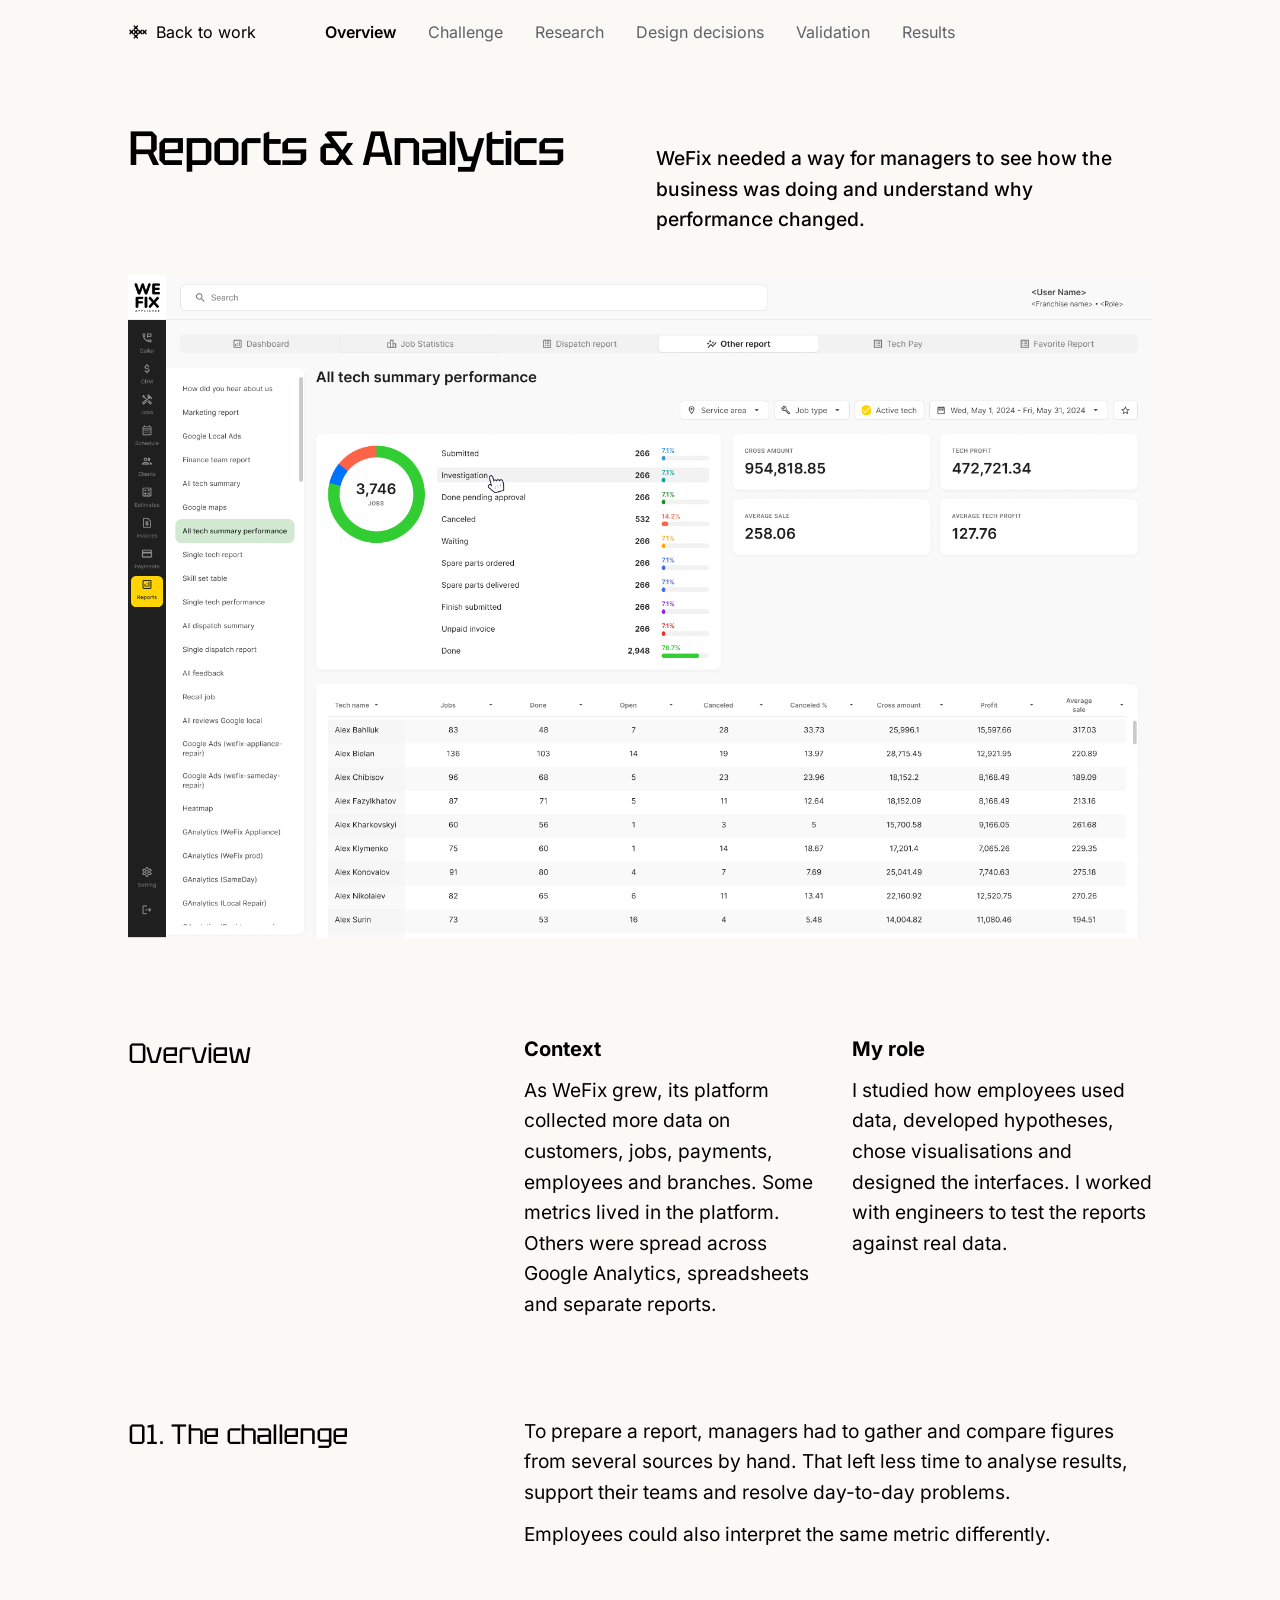
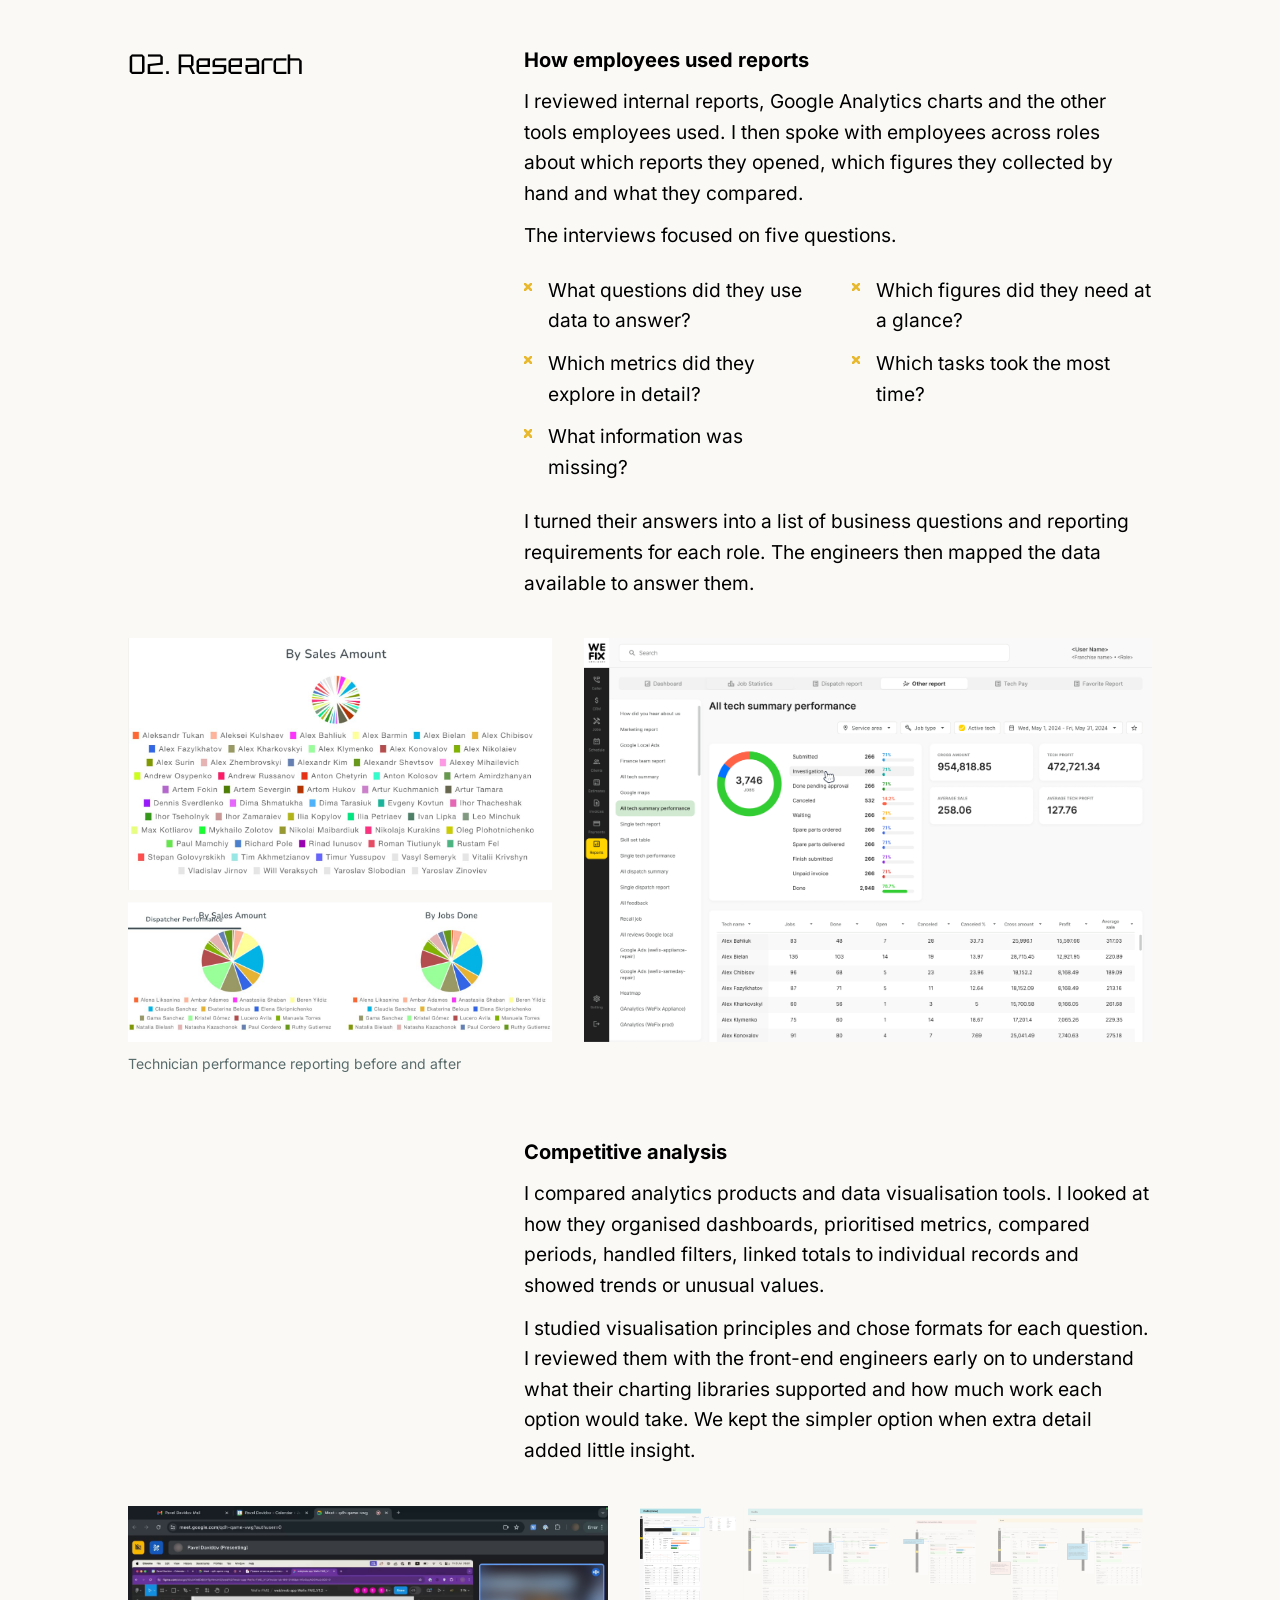
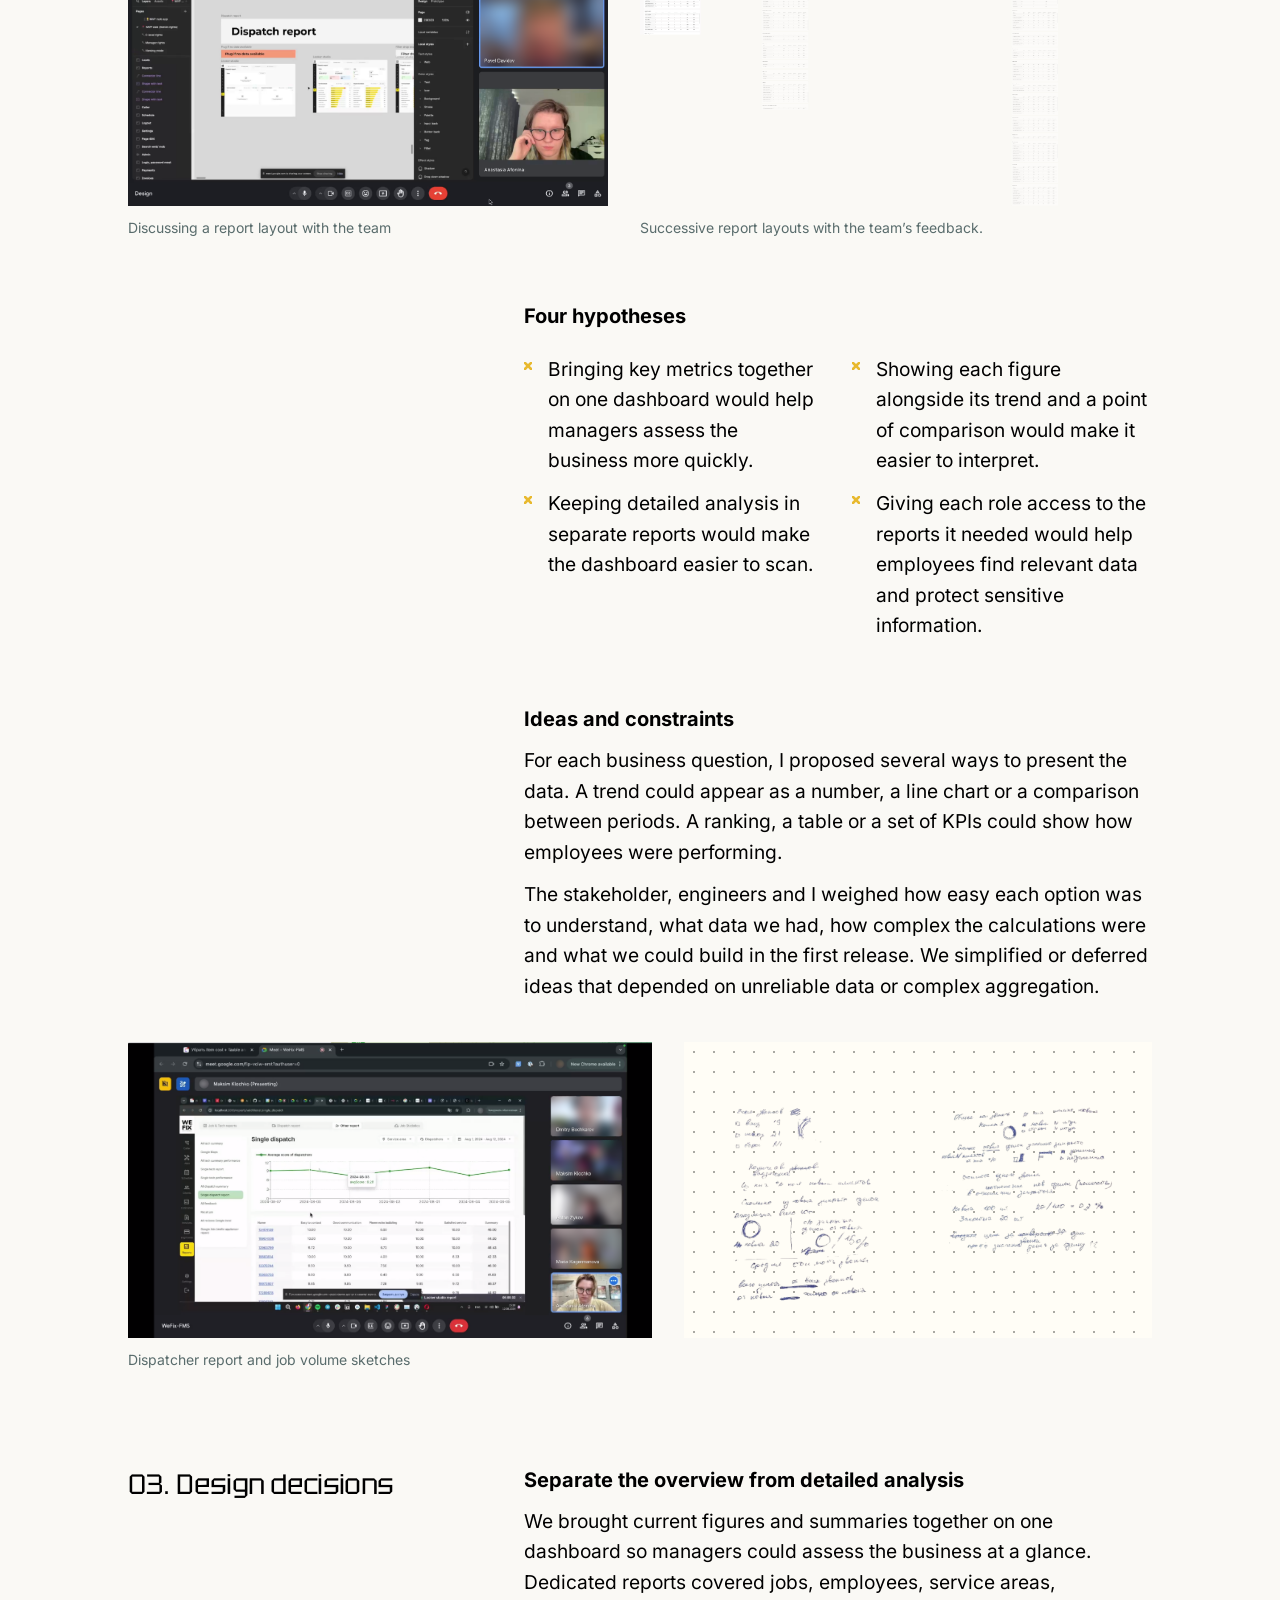
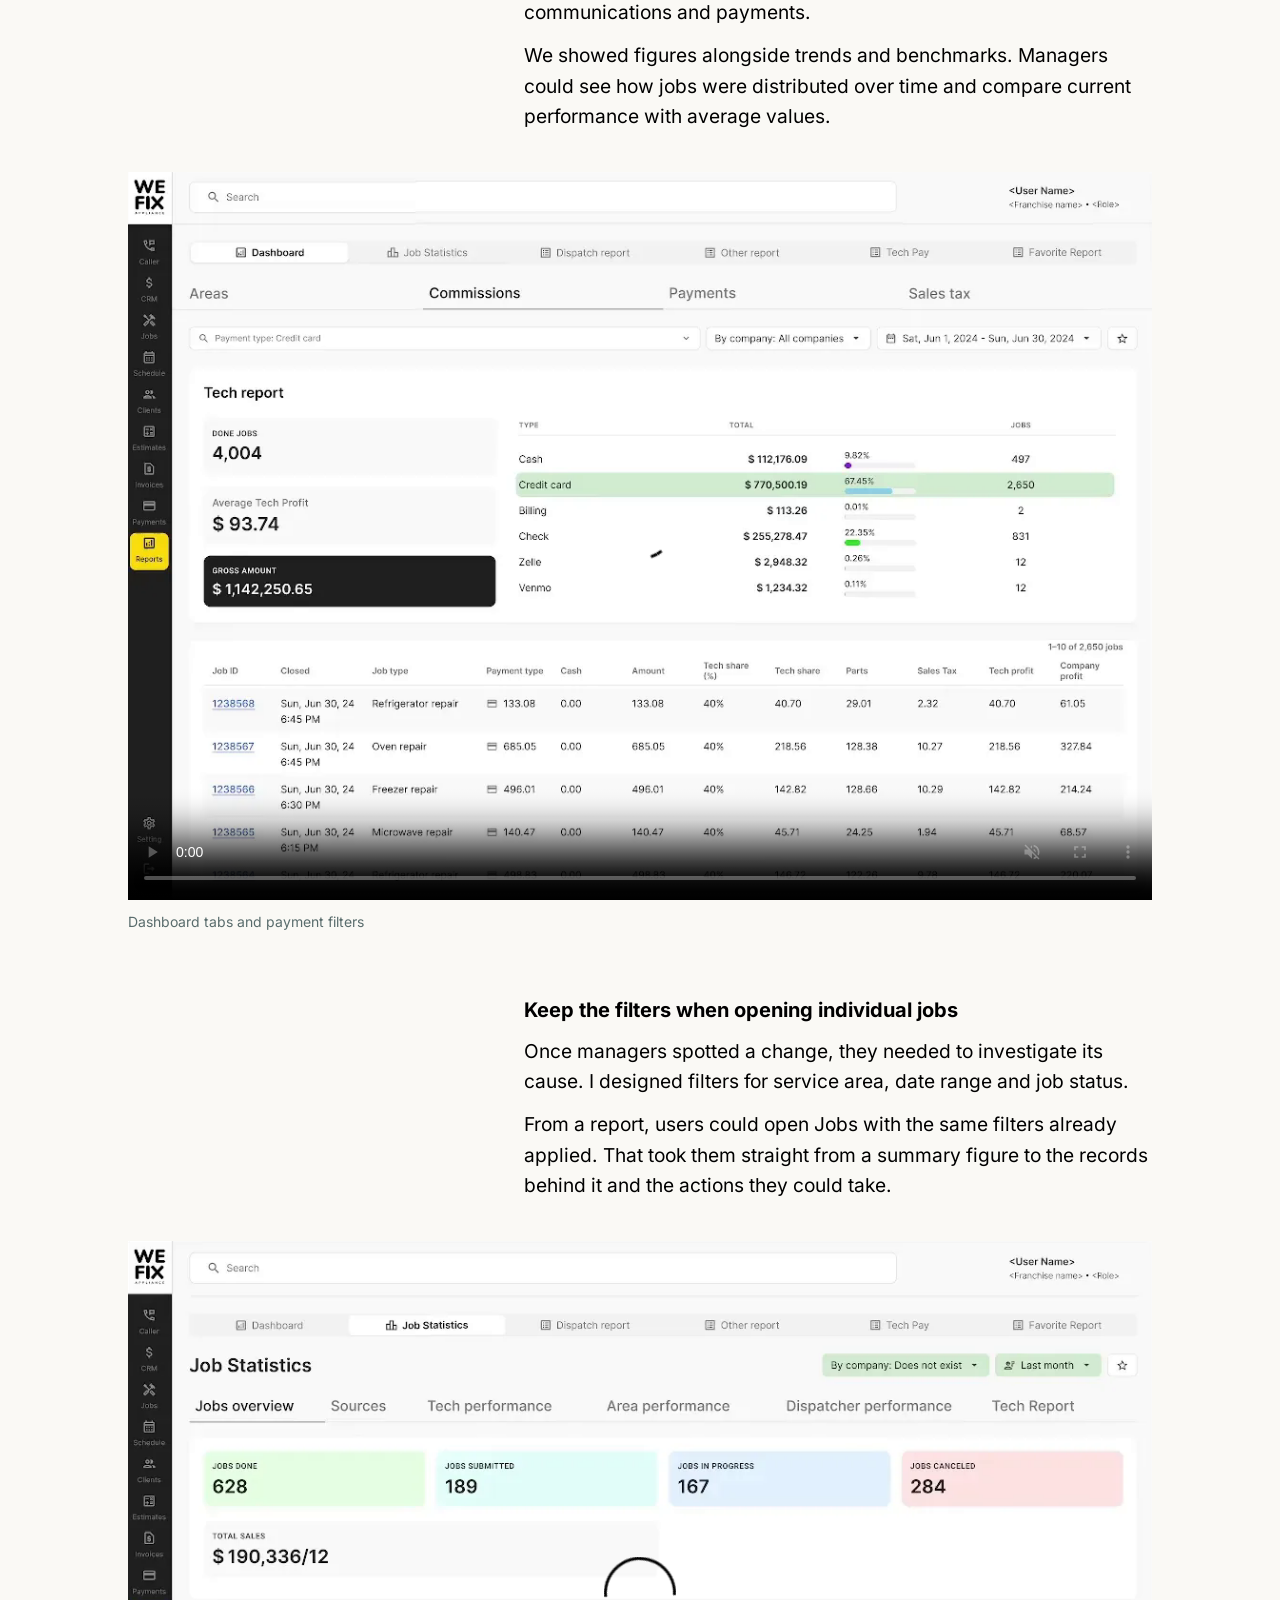
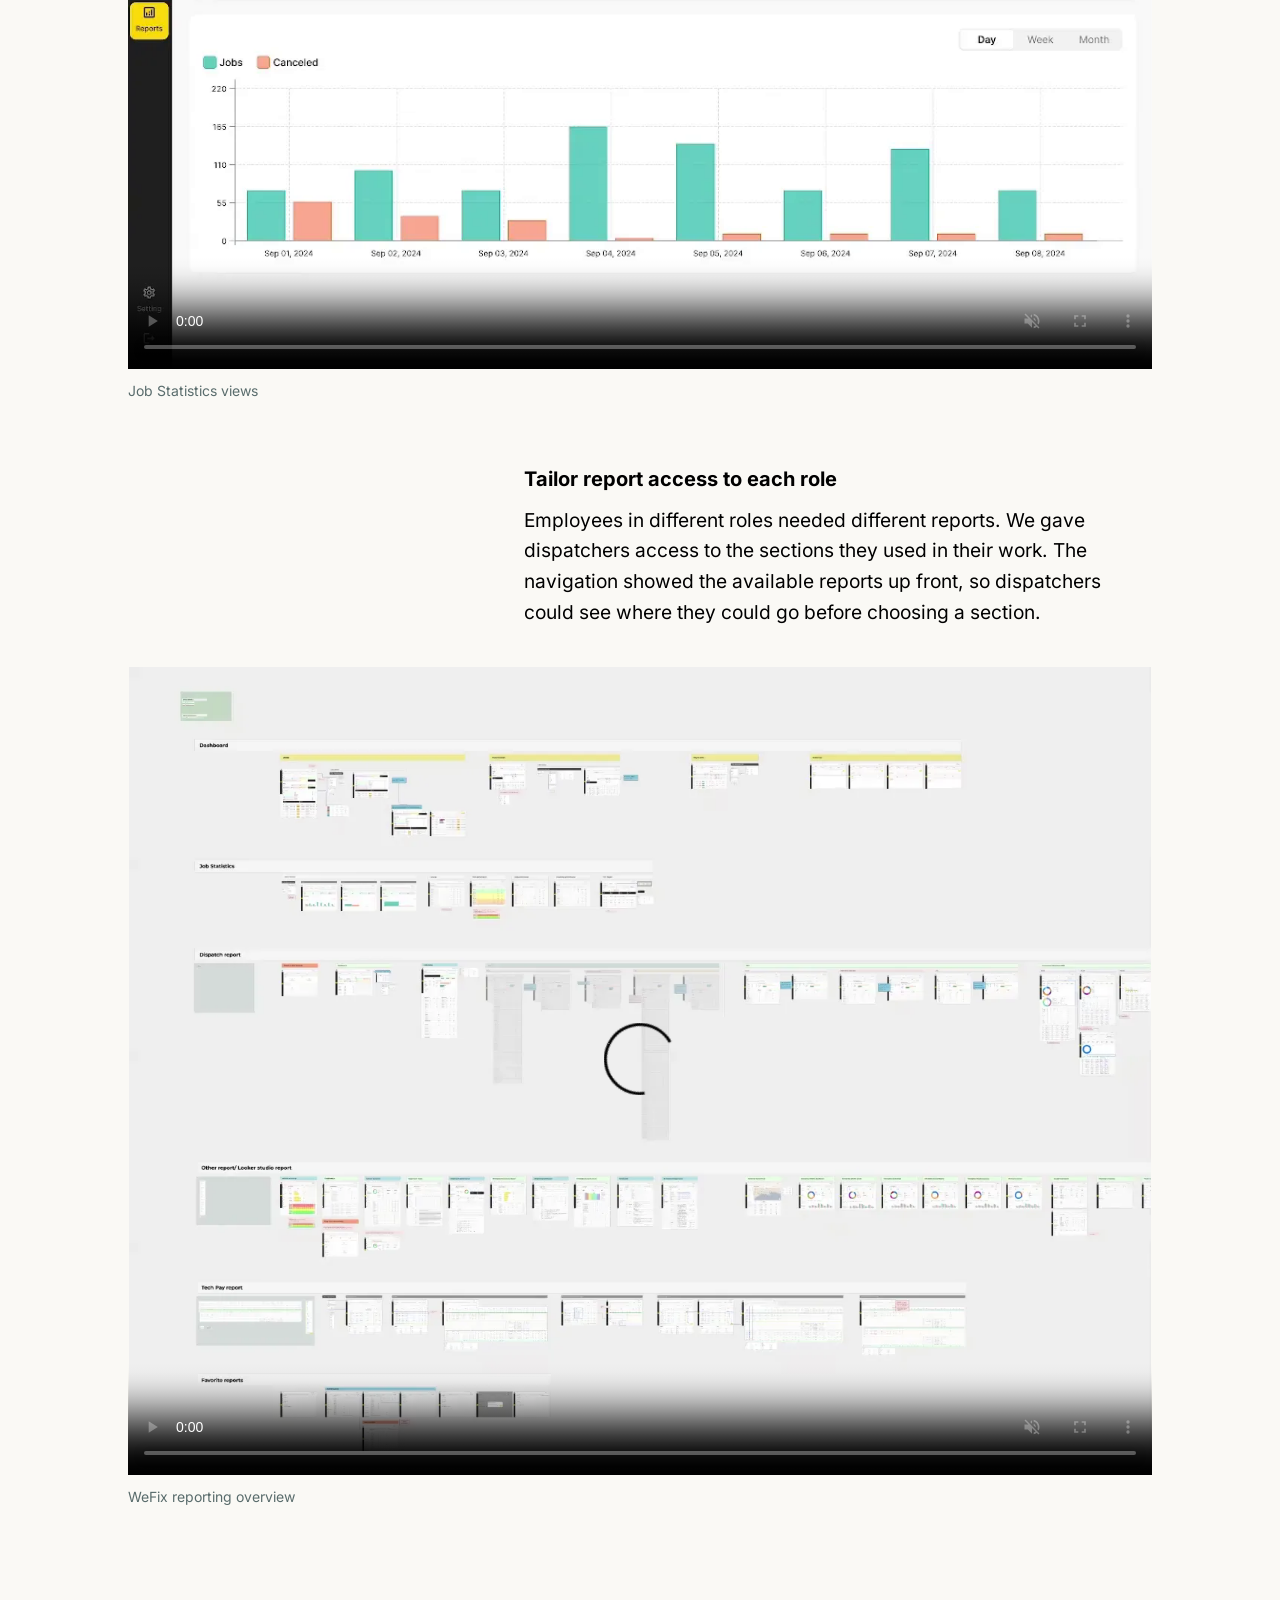
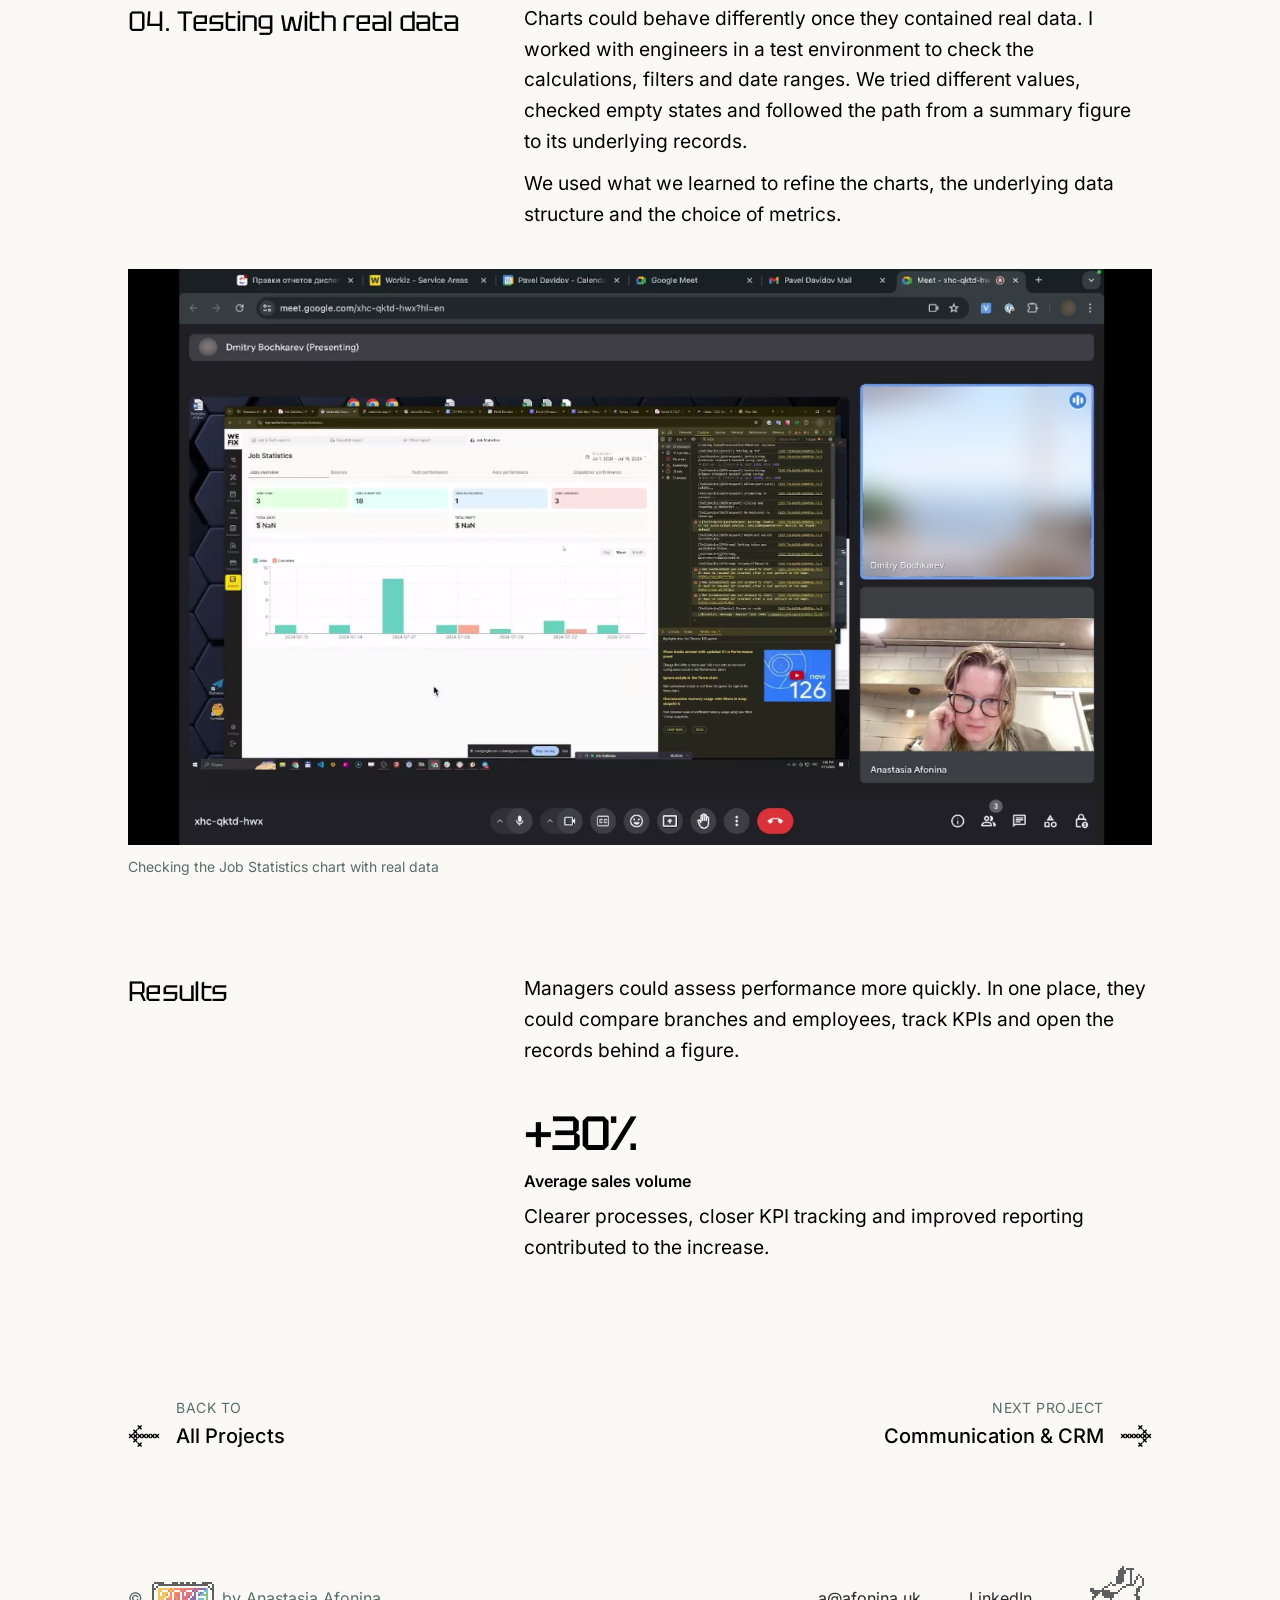
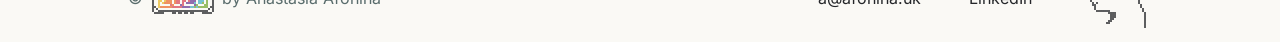
<file: reports-analytics.html>
<!doctype html><html lang="en"><head><meta charset="utf-8"><meta name="viewport" content="width=device-width,initial-scale=1"><script src="page-loading.js?v=progressive-media-1" async></script><script src="hover-input.js" defer></script><title>Reports &amp; Analytics — Anastasia Afonina</title><meta name="description" content="How WeFix brought scattered metrics into one analytics section so managers could compare performance and open the jobs behind a figure."><link rel="icon" type="image/svg+xml" href="data:image/svg+xml,%3Csvg xmlns='http://www.w3.org/2000/svg' viewBox='0 0 32 32'%3E%3Crect width='32' height='32' fill='%236b7d7d'/%3E%3Ctext x='7' y='24' font-family='monospace' font-size='24' fill='%23faf9f5'%3Ea%3C/text%3E%3C/svg%3E"><link rel="stylesheet" href="assets/fonts.css"><link rel="stylesheet" href="home.css"><link rel="stylesheet" href="cross-grid.css"><link rel="stylesheet" href="case-study.css"><link rel="stylesheet" href="case-editorial.css"><link rel="stylesheet" href="navigation.css?v=mobile-header-2"><link rel="stylesheet" href="footer-links.css"><link rel="stylesheet" href="link-hover-motion.css"><link rel="stylesheet" href="case-lightbox.css"><link rel="stylesheet" href="case-source.css"><link rel="stylesheet" href="case-story.css"><script src="case-lightbox.js" defer></script><link rel="stylesheet" href="case-review.css?v=mobile-header-2"><script src="case-review-nav.js?v=mobile-header-2" defer></script><script src="case-video-playback.js?v=seekable-1" defer></script><link rel="stylesheet" href="secondary-actions.css"><link rel="stylesheet" href="reports-narrative.css"><link rel="stylesheet" href="reports-cover.css"><link rel="stylesheet" href="typography.css?v=880ba53a"><link rel="stylesheet" href="case-spacing.css"><link rel="stylesheet" href="pixel-blocks.css?v=progressive-media-1"><script src="pixel-blocks.js?v=progressive-media-1" defer></script><link rel="stylesheet" href="case-reading.css?v=8d7ef311"><link rel="stylesheet" href="selected-work501.css"><link rel="stylesheet" href="case-card-cover.css"><link rel="stylesheet" href="case-media-grid.css"><script defer src="case-media-grid.js"></script></head><body class="case-page reports-case case-reading"><a class="skip" href="#main">Skip to content</a><header class="case-review-header"><div class="shell case-review-header-inner"><a class="case-review-back secondary-action" href="index.html#selected-work" aria-label="Back to work" data-secondary-label="Back to work"><span class="secondary-label"><svg class="ui-stitch-icon ui-stitch-icon--compact" data-stitch-icon="arrow-left" viewBox="0 0 20 16" width="20" height="16" aria-hidden="true" focusable="false"><path d="M8.66775 0H7.64206L6.50087 1.15565L5.35963 0H4.33398V1.0256L5.48964 2.16688L4.33398 3.32254V4.33377H5.35963L6.50087 3.19249L7.64206 4.33377H8.66775V3.32254L7.52651 2.16688L8.66775 1.0256V0Z" transform="translate(1.33225 1.49934)" fill="currentColor" style="--stitch-color:#E8B92E;--stitch-order:0"/><path d="M8.66775 0H7.64206L6.50087 1.15565L5.35963 0H4.33398V1.0256L5.48964 2.16688L4.33398 3.32254V4.33377H5.35963L6.50087 3.19249L7.64206 4.33377H8.66775V3.32254L7.52651 2.16688L8.66775 1.0256V0Z" transform="translate(-3.00152 5.83312)" fill="currentColor" style="--stitch-color:#EB6B2F;--stitch-order:1"/><path d="M8.66775 0H7.64206L6.50087 1.15565L5.35963 0H4.33398V1.0256L5.48964 2.16688L4.33398 3.32254V4.33377H5.35963L6.50087 3.19249L7.64206 4.33377H8.66775V3.32254L7.52651 2.16688L8.66775 1.0256V0Z" transform="translate(1.33225 5.83312)" fill="currentColor" style="--stitch-color:#EB6B2F;--stitch-order:2"/><path d="M8.66775 0H7.64206L6.50087 1.15565L5.35963 0H4.33398V1.0256L5.48964 2.16688L4.33398 3.32254V4.33377H5.35963L6.50087 3.19249L7.64206 4.33377H8.66775V3.32254L7.52651 2.16688L8.66775 1.0256V0Z" transform="translate(5.66602 5.83312)" fill="currentColor" style="--stitch-color:#6A3B94;--stitch-order:3"/><path d="M8.66775 0H7.64206L6.50087 1.15565L5.35963 0H4.33398V1.0256L5.48964 2.16688L4.33398 3.32254V4.33377H5.35963L6.50087 3.19249L7.64206 4.33377H8.66775V3.32254L7.52651 2.16688L8.66775 1.0256V0Z" transform="translate(9.99979 5.83312)" fill="currentColor" style="--stitch-color:#48AFC0;--stitch-order:4"/><path d="M8.66775 0H7.64206L6.50087 1.15565L5.35963 0H4.33398V1.0256L5.48964 2.16688L4.33398 3.32254V4.33377H5.35963L6.50087 3.19249L7.64206 4.33377H8.66775V3.32254L7.52651 2.16688L8.66775 1.0256V0Z" transform="translate(1.33225 10.16689)" fill="currentColor" style="--stitch-color:#D94658;--stitch-order:0"/></svg><span>Back to work</span><span class="case-back-short" aria-hidden="true">Work</span></span></a><nav class="case-review-links" aria-label="Case study sections"><a href="#overview" aria-current="location">Overview</a><a href="#challenge">Challenge</a><a href="#research">Research</a><a href="#design">Design decisions</a><a href="#validation">Validation</a><a href="#results">Results</a></nav></div></header>

<main id="main" class="case-study shell case-editorial case-source case-story case-review case-split report-narrative" data-source-section="404:2476" tabindex="-1">
<header id="overview" class="case-intro report-opening">
  <h1>Reports &amp; Analytics</h1>
  <p class="story-lead" data-source-node="404:2479">WeFix needed a way for managers to see how the business was doing and understand why performance changed.</p>
</header>
<figure class="case-feature-cover case-card-cover" data-hide-captions data-case-cover="reports">
  <div class="case-cover-art">
    <a class="case-image-link" href="assets/project-reports.png">
      <img src="assets/project-reports.png" alt="WeFix performance dashboard and reporting interface" fetchpriority="high" decoding="async" width="3456" height="3526">
    </a>
  </div>
</figure>
<section class="story-chapter"><div class="story-section-row" data-source-node="404:2479">
  <div class="story-section-heading"><h2>Overview</h2></div>
  <div class="story-section-copy overview-columns"><div class="story-summary"><h3 class="story-label">Context</h3><p>As WeFix grew, its platform collected more data on customers, jobs, payments, employees and branches. Some metrics lived in the platform. Others were spread across Google Analytics, spreadsheets and separate reports.</p>
</div><aside class="story-facts review-remaining-facts" data-source-node="404:2515"><h3 class="story-label">My role</h3><p>I studied how employees used data, developed hypotheses, chose visualisations and designed the interfaces. I worked with engineers to test the reports against real data.</p></aside></div>
</div></section>

<section id="challenge" class="story-chapter"><div class="story-section-row" data-source-node="404:2481">
  <div class="story-section-heading"><h2><span class="story-section-number" aria-hidden="true">01.</span> The challenge</h2></div>
  <div class="story-section-copy"><p>To prepare a report, managers had to gather and compare figures from several sources by hand. That left less time to analyse results, support their teams and resolve day-to-day problems.</p>
<p>Employees could also interpret the same metric differently.</p></div>
</div></section>
<section id="research" class="story-chapter">
<section class="report-step">
<div class="story-section-row" data-source-node="404:2486">
<div class="story-section-heading"><h2><span class="story-section-number" aria-hidden="true">02.</span> Research</h2></div>
  <div class="story-section-copy">
<h3>How employees used reports</h3>
<p>I reviewed internal reports, Google Analytics charts and the other tools employees used. I then spoke with employees across roles about which reports they opened, which figures they collected by hand and what they compared.</p>
<p>The interviews focused on five questions.</p>
<ul class="story-list">
  <li>What questions did they use data to answer?</li><li>Which figures did they need at a glance?</li>
  <li>Which metrics did they explore in detail?</li><li>Which tasks took the most time?</li><li>What information was missing?</li>
</ul>
<p>I turned their answers into a list of business questions and reporting requirements for each role. The engineers then mapped the data available to answer them.</p></div>
</div>
<figure class="source-figure report-comparison case-collage" data-source-node="662:4264">
<div class="report-comparison-art">
<div class="report-comparison-before"><div data-source-node="404:2517">
  <a class="case-image-link case-media-slot" style="--media-ratio:calc(1280 / 761)" href="assets/cases/reports/sales-by-account.png" aria-label="Open image: Original pie chart of sales by employee">
    <span class="source-image-viewport" style="aspect-ratio:1280 / 761"><img src="assets/cases/reports/sales-by-account.png" width="1280" height="761" loading="lazy" decoding="async" alt="Original pie chart of sales by employee" style="clip-path:inset(0 0 0 calc(100% * 2 / 1280))"></span>
  </a>
</div><div data-source-node="404:2518">
  <a class="case-image-link case-media-slot" style="--media-ratio:calc(1248 / 409)" href="assets/cases/reports/existing-reports.png" aria-label="Open image: Original dispatcher report with separate charts for sales and completed jobs">
    <span class="source-image-viewport" style="aspect-ratio:1248 / 409"><span class="case-media-crop"><img src="assets/cases/reports/existing-reports.png" width="1280" height="416" loading="lazy" decoding="async" alt="Original dispatcher report with separate charts for sales and completed jobs" style="position:absolute;width:calc(100% * 1280 / 1248);height:calc(100% * 416 / 409);left:calc(-100% * 32 / 1248);top:calc(-100% * 7 / 409);clip-path:inset(calc(100% * 7 / 416) 0 0 2.5%)"></span></span>
  </a>
</div></div>
<div class="report-comparison-after" data-source-node="581:11434">
  <a class="case-image-link case-media-slot" style="--media-ratio:calc(439.297 / 312.426)" href="assets/cases/reports-source/406-2611.png" aria-label="Open image: Technician performance summary with job statuses, sales and a breakdown by employee">
    <span class="source-image-viewport" style="aspect-ratio:439.297 / 312.426"><span class="case-media-crop"><img src="assets/cases/reports-source/406-2611.png" width="2880" height="3534" loading="lazy" decoding="async" alt="Technician performance summary with job statuses, sales and a breakdown by employee" style="width:100%;height:100%;object-fit:cover;object-position:top"></span></span>
  </a>
</div>
</div>
<figcaption>Technician performance reporting before and after</figcaption>
</figure>
</section>
<section class="report-step">
<div class="story-section-row" data-source-node="406:2592">
  <div class="story-section-copy">
<h3>Competitive analysis</h3>
<p>I compared analytics products and data visualisation tools. I looked at how they organised dashboards, prioritised metrics, compared periods, handled filters, linked totals to individual records and showed trends or unusual values.</p>
<p>I studied visualisation principles and chose formats for each question. I reviewed them with the front-end engineers early on to understand what their charting libraries supported and how much work each option would take. We kept the simpler option when extra detail added little insight.</p></div>
</div>
<div class="report-plates case-collage case-grid-row" data-source-node="582:11449" style="--row-ratio:calc(2611 / 1632 + 4096 / 2396);--first-share:calc(1.599877 / (1.599877 + 1.709516))">
<figure class="source-figure" data-source-node="404:2519">
  <a class="case-image-link case-media-slot" style="--media-ratio:calc(2603 / 1624)" href="assets/cases/reports/report-review.png" aria-label="Open image: Team reviewing a report layout on a video call">
    <span class="source-image-viewport" style="aspect-ratio:2603 / 1624"><img src="assets/cases/reports/report-review.png" width="2611" height="1632" loading="lazy" decoding="async" alt="Team reviewing a report layout on a video call" style="object-view-box:inset(0.24510% 0.15320% 0.24510% 0.15320%)"></span>
  </a><figcaption>Discussing a report layout with the team</figcaption>
</figure>
<figure class="source-figure" data-source-node="582:11445">
  <a class="case-image-link case-media-slot" style="--media-ratio:calc(4096 / 2396)" href="assets/cases/reports/report-iterations.png" aria-label="Open image: Successive report layouts with the team’s design notes">
    <span class="source-image-viewport" style="aspect-ratio:4096 / 2396"><img src="assets/cases/reports/report-iterations.png" width="4096" height="2396" loading="lazy" decoding="async" alt="Successive report layouts with the team’s design notes" style="clip-path:inset(calc(100% / 2396) calc(100% / 4096) 0 0)"></span>
  </a><figcaption>Successive report layouts with the team’s feedback.</figcaption>
</figure>
</div>
</section>
<section class="report-step">
<div class="story-section-row" data-source-node="406:2594">
  <div class="story-section-copy">
<h3>Four hypotheses</h3>
<ul class="story-list">
  <li>Bringing key metrics together on one dashboard would help managers assess the business more quickly.</li>
  <li>Showing each figure alongside its trend and a point of comparison would make it easier to interpret.</li>
  <li>Keeping detailed analysis in separate reports would make the dashboard easier to scan.</li>
  <li>Giving each role access to the reports it needed would help employees find relevant data and protect sensitive information.</li>
</ul>
</div>
</div>

</section>
<section class="report-step">
<div class="story-section-row" data-source-node="404:2493">
  <div class="story-section-copy">
<h3>Ideas and constraints</h3>
<p>For each business question, I proposed several ways to present the data. A trend could appear as a number, a line chart or a comparison between periods. A ranking, a table or a set of KPIs could show how employees were performing.</p>
<p>The stakeholder, engineers and I weighed how easy each option was to understand, what data we had, how complex the calculations were and what we could build in the first release. We simplified or deferred ideas that depended on unreliable data or complex aggregation.</p></div>
</div>
<figure id="dispatcher-report-sketches" class="source-figure report-development case-collage" data-source-node="662:4265"><div class="report-development-art case-grid-row">
<div data-source-node="404:2520">
  <a class="case-image-link case-media-slot" style="--media-ratio:calc(2604 / 1459)" href="assets/cases/reports/table-review.png" aria-label="Open image: Team discussing an early table of dispatcher results">
    <span class="source-image-viewport" style="aspect-ratio:2604 / 1459"><img src="assets/cases/reports/table-review.png" width="2616" height="1471" loading="lazy" decoding="async" alt="Team discussing an early table of dispatcher results" style="object-view-box:inset(0.54385% 0.15291% 0.27192% 0.30581%)"></span>
  </a>
</div>
<div data-source-node="404:2524 582:11441">
  <a class="case-image-link case-media-slot notebook-paper" style="--media-ratio:calc(1160 / 730)" href="assets/cases/reports/chart-sketches.png" aria-label="Open image: Two pages of handwritten chart ideas">
    <span class="source-image-viewport" style="aspect-ratio:1160 / 730"><img src="assets/cases/reports/chart-sketches.png" width="1160" height="730" loading="lazy" decoding="async" alt="Two pages of handwritten chart ideas"></span>
  </a>
</div>
</div><figcaption>Dispatcher report and job volume sketches</figcaption>
</figure>
</section>
</section>
<section id="design" class="story-chapter">
<section class="report-step">
<div class="story-section-row" data-source-node="404:2496">
<div class="story-section-heading"><h2><span class="story-section-number" aria-hidden="true">03.</span> Design decisions</h2></div>
  <div class="story-section-copy">
<h3>Separate the overview from detailed analysis</h3>
<p>We brought current figures and summaries together on one dashboard so managers could assess the business at a glance. Dedicated reports covered jobs, employees, service areas, communications and payments.</p>
<p>We showed figures alongside trends and benchmarks. Managers could see how jobs were distributed over time and compare current performance with average values.</p></div>
</div>
<figure class="source-figure case-video" data-source-node="647:4257">
  <video controls loop muted playsinline preload="none" width="1076" height="764" poster="assets/cases/reports/dashboard-tabs.webp" aria-label="Switching between Areas, Commissions and Payments, then filtering transactions by payment type." style="--media-ratio:calc(1076 / 764)">
    <source src="assets/cases/reports/dashboard-tabs.mp4" type="video/mp4">
    <a href="assets/cases/reports/dashboard-tabs.mp4">Watch the video</a>
  </video>
  <figcaption>Dashboard tabs and payment filters</figcaption>
</figure>
</section>
<section class="report-step">
<div class="story-section-row" data-source-node="404:2499">
  <div class="story-section-copy">
<h3>Keep the filters when opening individual jobs</h3>
<p>Once managers spotted a change, they needed to investigate its cause. I designed filters for service area, date range and job status.</p>
<p>From a report, users could open Jobs with the same filters already applied. That took them straight from a summary figure to the records behind it and the actions they could take.</p></div>
</div>
<figure class="source-figure case-video" data-source-node="646:4252">
  <video controls loop muted playsinline preload="none" width="1076" height="764" poster="assets/cases/reports/job-statistics.webp" aria-label="Switching between views in the Job Statistics report." style="--media-ratio:calc(1076 / 764)">
    <source src="assets/cases/reports/job-statistics.mp4" type="video/mp4">
    <a href="assets/cases/reports/job-statistics.mp4">Watch the video</a>
  </video>
  <figcaption>Job Statistics views</figcaption>
</figure>
</section>
<section class="report-step">
<div class="story-section-row" data-source-node="404:2502">
  <div class="story-section-copy">
<h3>Tailor report access to each role</h3>
<p>Employees in different roles needed different reports. We gave dispatchers access to the sections they used in their work. The navigation showed the available reports up front, so dispatchers could see where they could go before choosing a section.</p></div>
</div>
<figure class="source-figure case-video" data-source-node="645:4251">
  <video controls loop muted playsinline preload="none" width="1366" height="1080" poster="assets/cases/reports/report-overview.webp" aria-label="An overview of the WeFix reports." style="--media-ratio:calc(1366 / 1080)">
    <source src="assets/cases/reports/report-overview.mp4" type="video/mp4">
    <a href="assets/cases/reports/report-overview.mp4">Watch the video</a>
  </video>
  <figcaption>WeFix reporting overview</figcaption>
</figure>
</section>
</section>
<section id="validation" class="story-chapter"><div class="story-section-row" data-source-node="404:2505">
  <div class="story-section-heading"><h2><span class="story-section-number" aria-hidden="true">04.</span> Testing with real data</h2></div>
  <div class="story-section-copy"><p>Charts could behave differently once they contained real data. I worked with engineers in a test environment to check the calculations, filters and date ranges. We tried different values, checked empty states and followed the path from a summary figure to its underlying records.</p>
<p>We used what we learned to refine the charts, the underlying data structure and the choice of metrics.</p></div>
</div>
<div class="report-plates">
<figure class="source-figure" data-source-node="404:2521">
  <a class="case-image-link case-media-slot" style="--media-ratio:calc(2599 / 1457)" href="assets/cases/reports/validation-review.png" aria-label="Open image: Team testing the reported job statistics">
    <span class="source-image-viewport" style="aspect-ratio:2599 / 1457"><img src="assets/cases/reports/validation-review.png" width="2611" height="1465" loading="lazy" decoding="async" alt="Team testing the reported job statistics" style="object-view-box:inset(0.27304% 0.15320% 0.27304% 0.30640%)"></span>
  </a><figcaption>Checking the Job Statistics chart with real data</figcaption>
</figure>
</div></section>
<section id="results" class="story-chapter story-results">
  <div class="story-section-row">
    <div class="story-section-heading"><h2>Results</h2></div>
    <div class="result-summary">
      <div data-source-node="404:2511"><p class="result-lead">Managers could assess performance more quickly. In one place, they could compare branches and employees, track KPIs and open the records behind a figure.</p></div>
      <figure class="result-evidence">
        <dl class="result-metrics">
          <div>
            <dt>Average sales volume</dt>
            <dd class="result-value" data-source-node="404:2514">+30%</dd>
          </div>
        </dl>
        <p class="result-context" data-source-node="404:2513">Clearer processes, closer KPI tracking and improved reporting contributed to the increase.</p>
      </figure>
    </div>
  </div>
</section>
<nav class="case-end review-project-nav" aria-label="More projects"><a class="review-nav-card review-all-link" href="index.html#selected-work" aria-label="Back to all projects"><span class="review-nav-arrow" aria-hidden="true"><svg class="ui-stitch-icon" data-stitch-icon="arrow-left" viewBox="0 0 32 24" width="32" height="24" aria-hidden="true" focusable="false"><path d="M8.66775 0H7.64206L6.50087 1.15565L5.35963 0H4.33398V1.0256L5.48964 2.16688L4.33398 3.32254V4.33377H5.35963L6.50087 3.19249L7.64206 4.33377H8.66775V3.32254L7.52651 2.16688L8.66775 1.0256V0Z" transform="translate(5.16536 1.16557)" fill="currentColor" style="--stitch-color:#E8B92E;--stitch-order:0"/><path d="M8.66775 0H7.64206L6.50087 1.15565L5.35963 0H4.33398V1.0256L5.48964 2.16688L4.33398 3.32254V4.33377H5.35963L6.50087 3.19249L7.64206 4.33377H8.66775V3.32254L7.52651 2.16688L8.66775 1.0256V0Z" transform="translate(0.83159 5.49934)" fill="currentColor" style="--stitch-color:#E8B92E;--stitch-order:1"/><path d="M8.66775 0H7.64206L6.50087 1.15565L5.35963 0H4.33398V1.0256L5.48964 2.16688L4.33398 3.32254V4.33377H5.35963L6.50087 3.19249L7.64206 4.33377H8.66775V3.32254L7.52651 2.16688L8.66775 1.0256V0Z" transform="translate(-3.50218 9.83311)" fill="currentColor" style="--stitch-color:#EB6B2F;--stitch-order:2"/><path d="M8.66775 0H7.64206L6.50087 1.15565L5.35963 0H4.33398V1.0256L5.48964 2.16688L4.33398 3.32254V4.33377H5.35963L6.50087 3.19249L7.64206 4.33377H8.66775V3.32254L7.52651 2.16688L8.66775 1.0256V0Z" transform="translate(0.83159 9.83311)" fill="currentColor" style="--stitch-color:#EB6B2F;--stitch-order:3"/><path d="M8.66775 0H7.64206L6.50087 1.15565L5.35963 0H4.33398V1.0256L5.48964 2.16688L4.33398 3.32254V4.33377H5.35963L6.50087 3.19249L7.64206 4.33377H8.66775V3.32254L7.52651 2.16688L8.66775 1.0256V0Z" transform="translate(5.16536 9.83311)" fill="currentColor" style="--stitch-color:#D94658;--stitch-order:4"/><path d="M8.66775 0H7.64206L6.50087 1.15565L5.35963 0H4.33398V1.0256L5.48964 2.16688L4.33398 3.32254V4.33377H5.35963L6.50087 3.19249L7.64206 4.33377H8.66775V3.32254L7.52651 2.16688L8.66775 1.0256V0Z" transform="translate(9.49913 9.83311)" fill="currentColor" style="--stitch-color:#6A3B94;--stitch-order:0"/><path d="M8.66775 0H7.64206L6.50087 1.15565L5.35963 0H4.33398V1.0256L5.48964 2.16688L4.33398 3.32254V4.33377H5.35963L6.50087 3.19249L7.64206 4.33377H8.66775V3.32254L7.52651 2.16688L8.66775 1.0256V0Z" transform="translate(13.83291 9.83311)" fill="currentColor" style="--stitch-color:#6A3B94;--stitch-order:1"/><path d="M8.66775 0H7.64206L6.50087 1.15565L5.35963 0H4.33398V1.0256L5.48964 2.16688L4.33398 3.32254V4.33377H5.35963L6.50087 3.19249L7.64206 4.33377H8.66775V3.32254L7.52651 2.16688L8.66775 1.0256V0Z" transform="translate(18.16668 9.83311)" fill="currentColor" style="--stitch-color:#48AFC0;--stitch-order:2"/><path d="M8.66775 0H7.64206L6.50087 1.15565L5.35963 0H4.33398V1.0256L5.48964 2.16688L4.33398 3.32254V4.33377H5.35963L6.50087 3.19249L7.64206 4.33377H8.66775V3.32254L7.52651 2.16688L8.66775 1.0256V0Z" transform="translate(22.50044 9.83311)" fill="currentColor" style="--stitch-color:#48AFC0;--stitch-order:3"/><path d="M8.66775 0H7.64206L6.50087 1.15565L5.35963 0H4.33398V1.0256L5.48964 2.16688L4.33398 3.32254V4.33377H5.35963L6.50087 3.19249L7.64206 4.33377H8.66775V3.32254L7.52651 2.16688L8.66775 1.0256V0Z" transform="translate(0.83159 14.16688)" fill="currentColor" style="--stitch-color:#D94658;--stitch-order:4"/><path d="M8.66775 0H7.64206L6.50087 1.15565L5.35963 0H4.33398V1.0256L5.48964 2.16688L4.33398 3.32254V4.33377H5.35963L6.50087 3.19249L7.64206 4.33377H8.66775V3.32254L7.52651 2.16688L8.66775 1.0256V0Z" transform="translate(5.16536 18.50066)" fill="currentColor" style="--stitch-color:#6A3B94;--stitch-order:0"/></svg></span><span class="review-nav-copy"><span class="review-nav-caption">Back to</span><span class="review-nav-title">All Projects</span></span></a><a class="review-nav-card review-next-link" href="communication-crm.html" aria-label="Next project: Communication &amp; CRM"><span class="review-nav-copy"><span class="review-nav-caption">Next project</span><span class="review-nav-title">Communication &amp; <span class="review-nav-ending">CRM<span class="review-nav-arrow" aria-hidden="true"><svg class="ui-stitch-icon" data-stitch-icon="arrow-right" viewBox="0 0 32 24" width="32" height="24" aria-hidden="true" focusable="false"><path d="M8.66775 0H7.64206L6.50087 1.15565L5.35963 0H4.33398V1.0256L5.48964 2.16688L4.33398 3.32254V4.33377H5.35963L6.50087 3.19249L7.64206 4.33377H8.66775V3.32254L7.52651 2.16688L8.66775 1.0256V0Z" transform="translate(13.83291 1.16557)" fill="currentColor" style="--stitch-color:#E8B92E;--stitch-order:0"/><path d="M8.66775 0H7.64206L6.50087 1.15565L5.35963 0H4.33398V1.0256L5.48964 2.16688L4.33398 3.32254V4.33377H5.35963L6.50087 3.19249L7.64206 4.33377H8.66775V3.32254L7.52651 2.16688L8.66775 1.0256V0Z" transform="translate(18.16668 5.49934)" fill="currentColor" style="--stitch-color:#E8B92E;--stitch-order:1"/><path d="M8.66775 0H7.64206L6.50087 1.15565L5.35963 0H4.33398V1.0256L5.48964 2.16688L4.33398 3.32254V4.33377H5.35963L6.50087 3.19249L7.64206 4.33377H8.66775V3.32254L7.52651 2.16688L8.66775 1.0256V0Z" transform="translate(22.50044 9.83311)" fill="currentColor" style="--stitch-color:#EB6B2F;--stitch-order:2"/><path d="M8.66775 0H7.64206L6.50087 1.15565L5.35963 0H4.33398V1.0256L5.48964 2.16688L4.33398 3.32254V4.33377H5.35963L6.50087 3.19249L7.64206 4.33377H8.66775V3.32254L7.52651 2.16688L8.66775 1.0256V0Z" transform="translate(18.16668 9.83311)" fill="currentColor" style="--stitch-color:#EB6B2F;--stitch-order:3"/><path d="M8.66775 0H7.64206L6.50087 1.15565L5.35963 0H4.33398V1.0256L5.48964 2.16688L4.33398 3.32254V4.33377H5.35963L6.50087 3.19249L7.64206 4.33377H8.66775V3.32254L7.52651 2.16688L8.66775 1.0256V0Z" transform="translate(13.83291 9.83311)" fill="currentColor" style="--stitch-color:#D94658;--stitch-order:4"/><path d="M8.66775 0H7.64206L6.50087 1.15565L5.35963 0H4.33398V1.0256L5.48964 2.16688L4.33398 3.32254V4.33377H5.35963L6.50087 3.19249L7.64206 4.33377H8.66775V3.32254L7.52651 2.16688L8.66775 1.0256V0Z" transform="translate(9.49913 9.83311)" fill="currentColor" style="--stitch-color:#6A3B94;--stitch-order:0"/><path d="M8.66775 0H7.64206L6.50087 1.15565L5.35963 0H4.33398V1.0256L5.48964 2.16688L4.33398 3.32254V4.33377H5.35963L6.50087 3.19249L7.64206 4.33377H8.66775V3.32254L7.52651 2.16688L8.66775 1.0256V0Z" transform="translate(5.16536 9.83311)" fill="currentColor" style="--stitch-color:#6A3B94;--stitch-order:1"/><path d="M8.66775 0H7.64206L6.50087 1.15565L5.35963 0H4.33398V1.0256L5.48964 2.16688L4.33398 3.32254V4.33377H5.35963L6.50087 3.19249L7.64206 4.33377H8.66775V3.32254L7.52651 2.16688L8.66775 1.0256V0Z" transform="translate(0.83159 9.83311)" fill="currentColor" style="--stitch-color:#48AFC0;--stitch-order:2"/><path d="M8.66775 0H7.64206L6.50087 1.15565L5.35963 0H4.33398V1.0256L5.48964 2.16688L4.33398 3.32254V4.33377H5.35963L6.50087 3.19249L7.64206 4.33377H8.66775V3.32254L7.52651 2.16688L8.66775 1.0256V0Z" transform="translate(-3.50218 9.83311)" fill="currentColor" style="--stitch-color:#48AFC0;--stitch-order:3"/><path d="M8.66775 0H7.64206L6.50087 1.15565L5.35963 0H4.33398V1.0256L5.48964 2.16688L4.33398 3.32254V4.33377H5.35963L6.50087 3.19249L7.64206 4.33377H8.66775V3.32254L7.52651 2.16688L8.66775 1.0256V0Z" transform="translate(18.16668 14.16688)" fill="currentColor" style="--stitch-color:#D94658;--stitch-order:4"/><path d="M8.66775 0H7.64206L6.50087 1.15565L5.35963 0H4.33398V1.0256L5.48964 2.16688L4.33398 3.32254V4.33377H5.35963L6.50087 3.19249L7.64206 4.33377H8.66775V3.32254L7.52651 2.16688L8.66775 1.0256V0Z" transform="translate(13.83291 18.50066)" fill="currentColor" style="--stitch-color:#6A3B94;--stitch-order:0"/></svg></span></span></span></span></a></nav></main>
<footer class="site-footer shell"><div class="copyright"><span>©</span><img src="assets/home-footer-1.svg" alt="2026"><span>by Anastasia Afonina</span></div><a class="email footer-link" href="mailto:a@afonina.uk"><span class="footer-link-label">a@afonina.uk</span><span class="footer-link-decoration" aria-hidden="true"><img class="footer-link-underline" src="assets/menu-refresh/footer-email-line.svg" width="103.714" height="4.38455" alt="" aria-hidden="true"><img class="footer-link-spark" src="assets/menu-refresh/footer-email-spark.svg" width="25.9267" height="17.3299" alt="" aria-hidden="true"></span></a><a class="linkedin footer-link" href="https://www.linkedin.com/in/a-afonina" target="_blank" rel="noopener noreferrer"><span class="footer-link-label">LinkedIn</span><span class="footer-link-decoration" aria-hidden="true"><img class="footer-link-underline" src="assets/menu-refresh/footer-linkedin-line.svg" width="64.8349" height="4.38064" alt="" aria-hidden="true"><img class="footer-link-spark" src="assets/menu-refresh/footer-linkedin-spark.svg" width="12.9658" height="12.9978" alt="" aria-hidden="true"></span></a><a class="back-top" href="#main" aria-label="Back to top"><img src="assets/footer-goat.svg" width="72" height="72" alt=""></a></footer><script src="footer-goat-turn-frames.js" defer></script><script src="footer-goat-turn.js" defer></script></body></html>
</file>
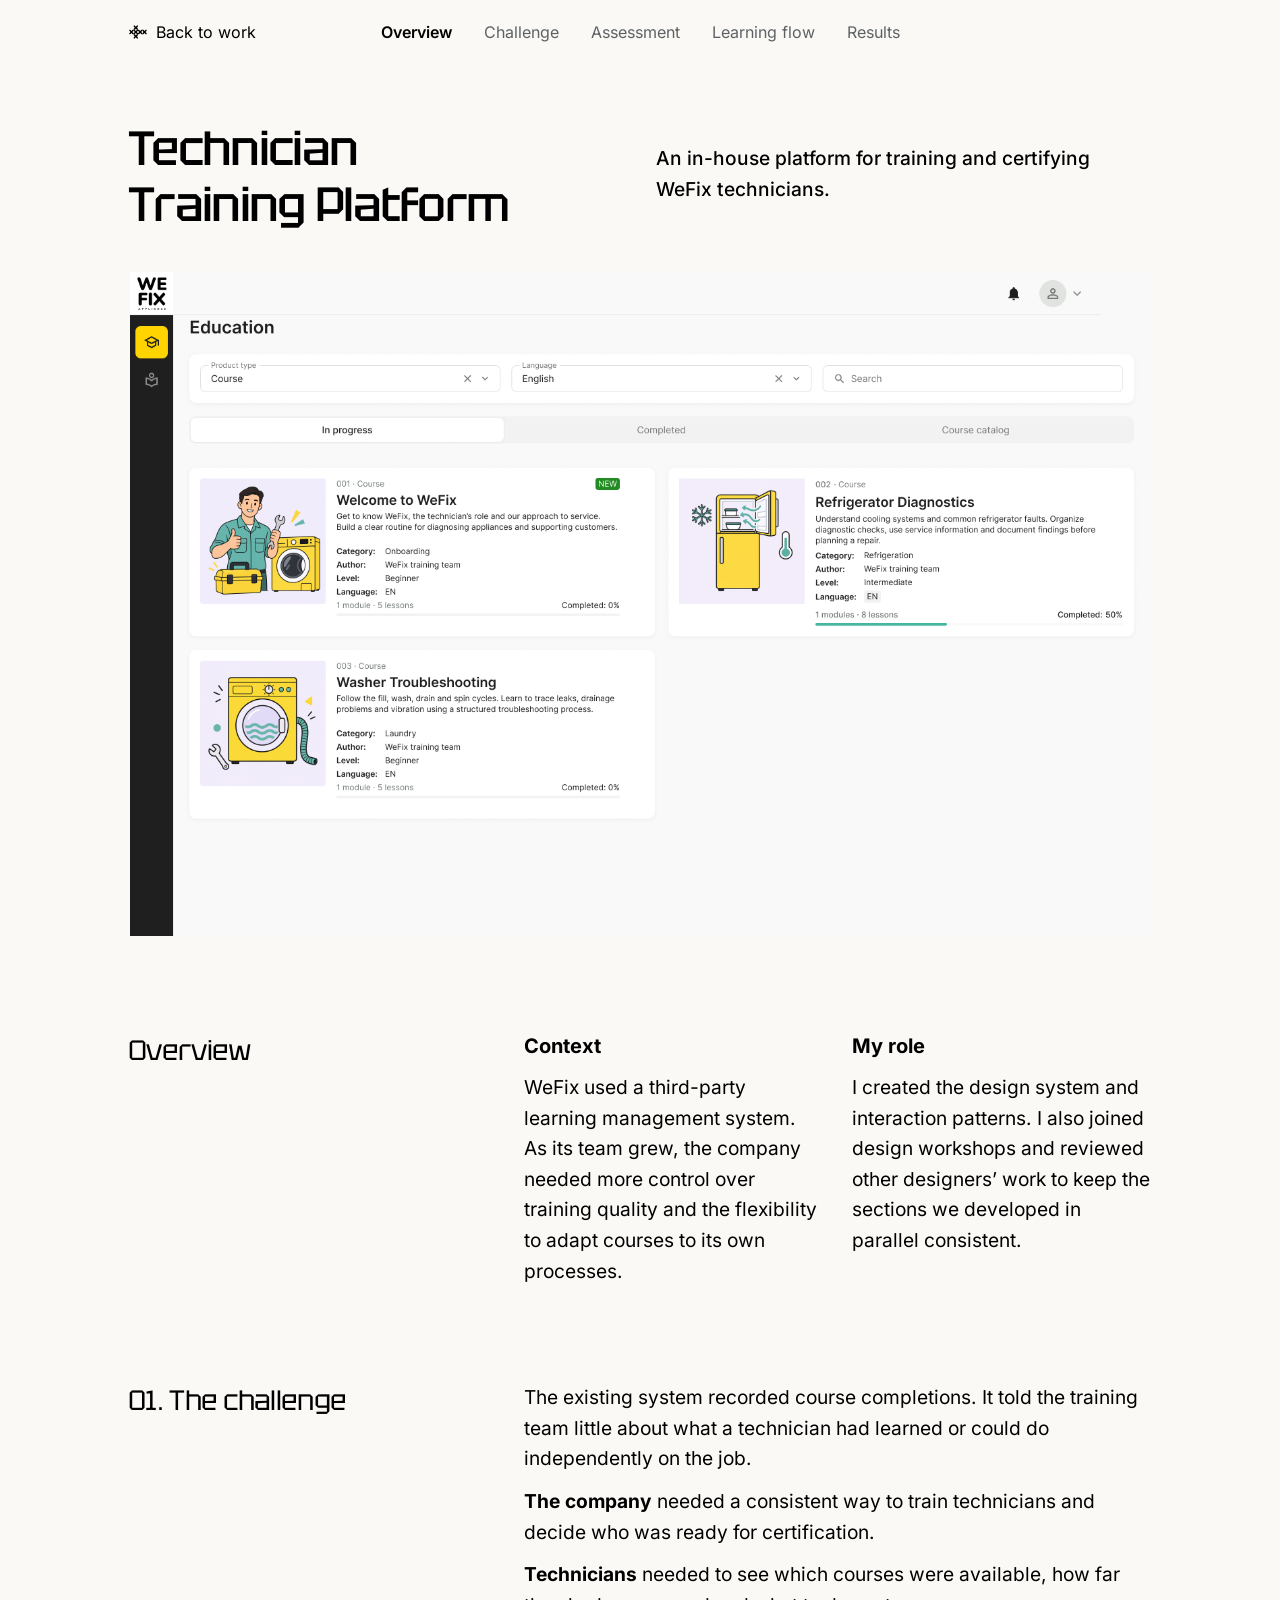
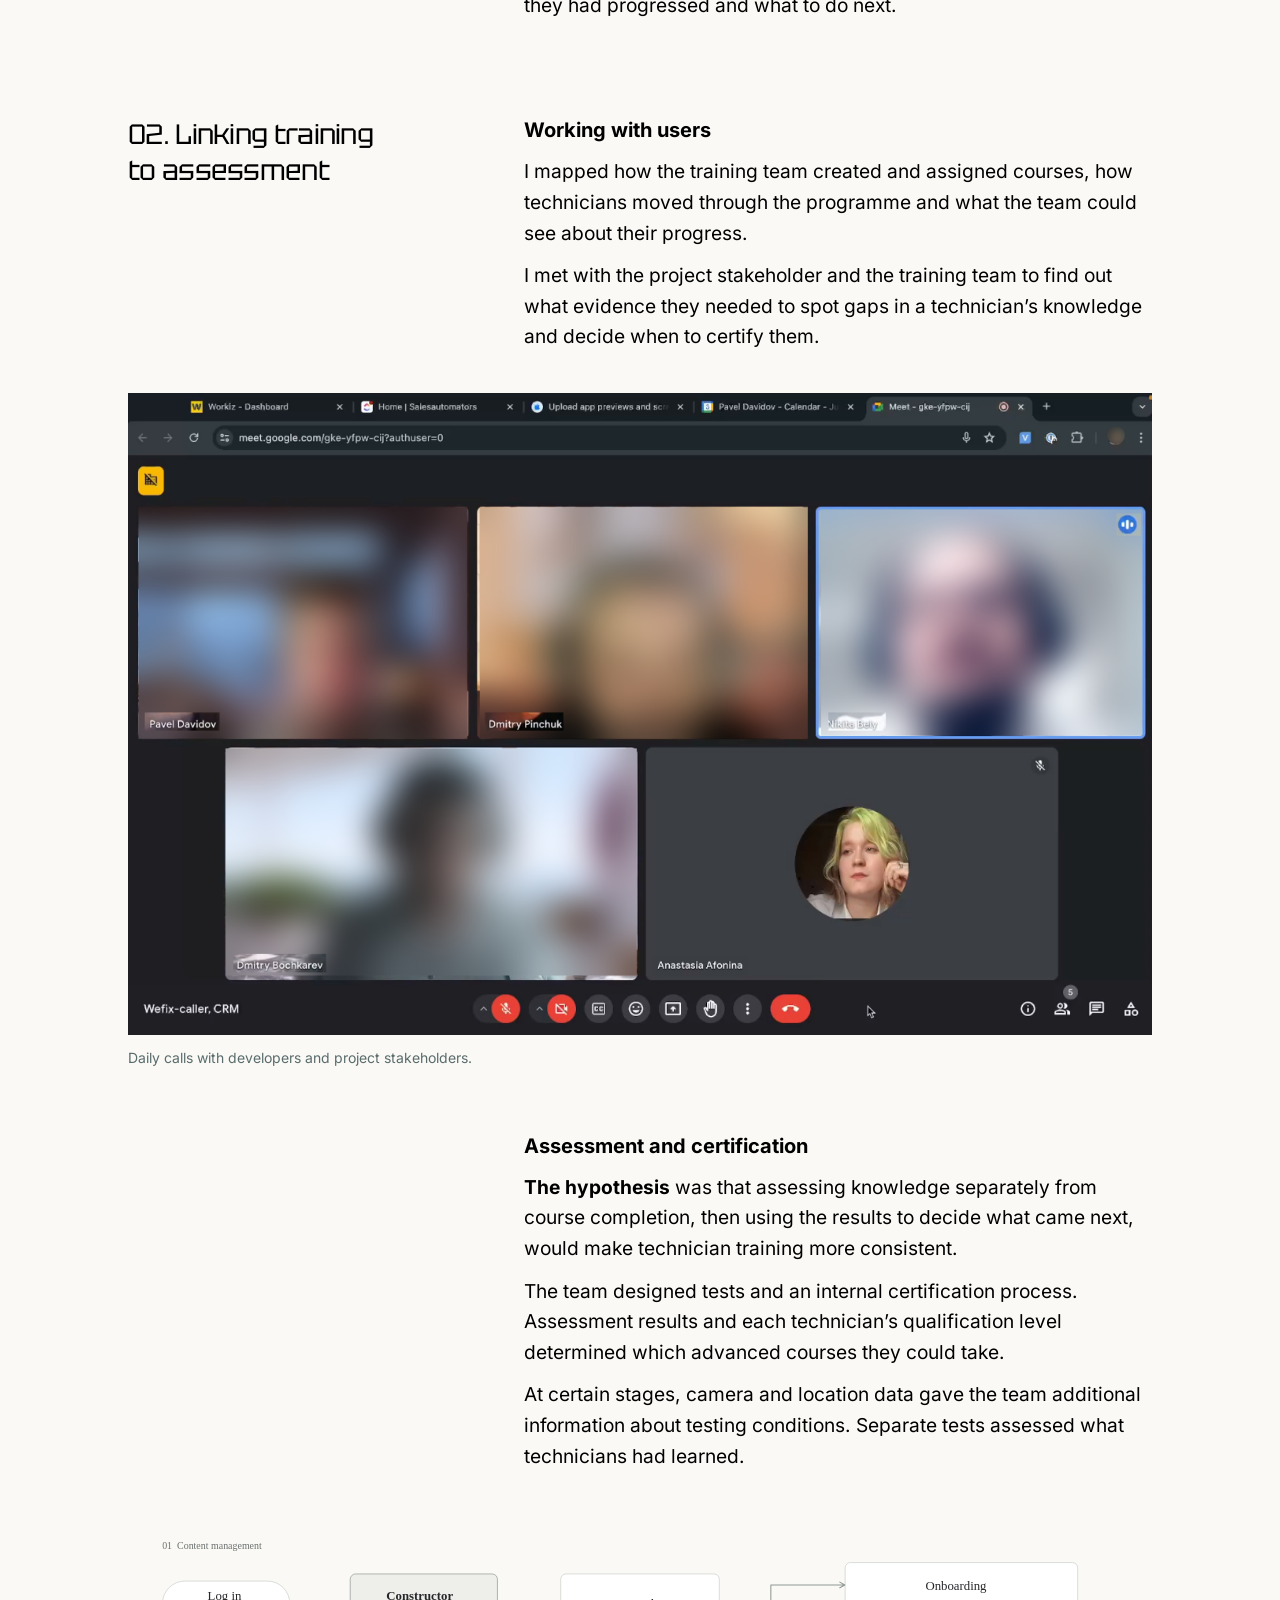
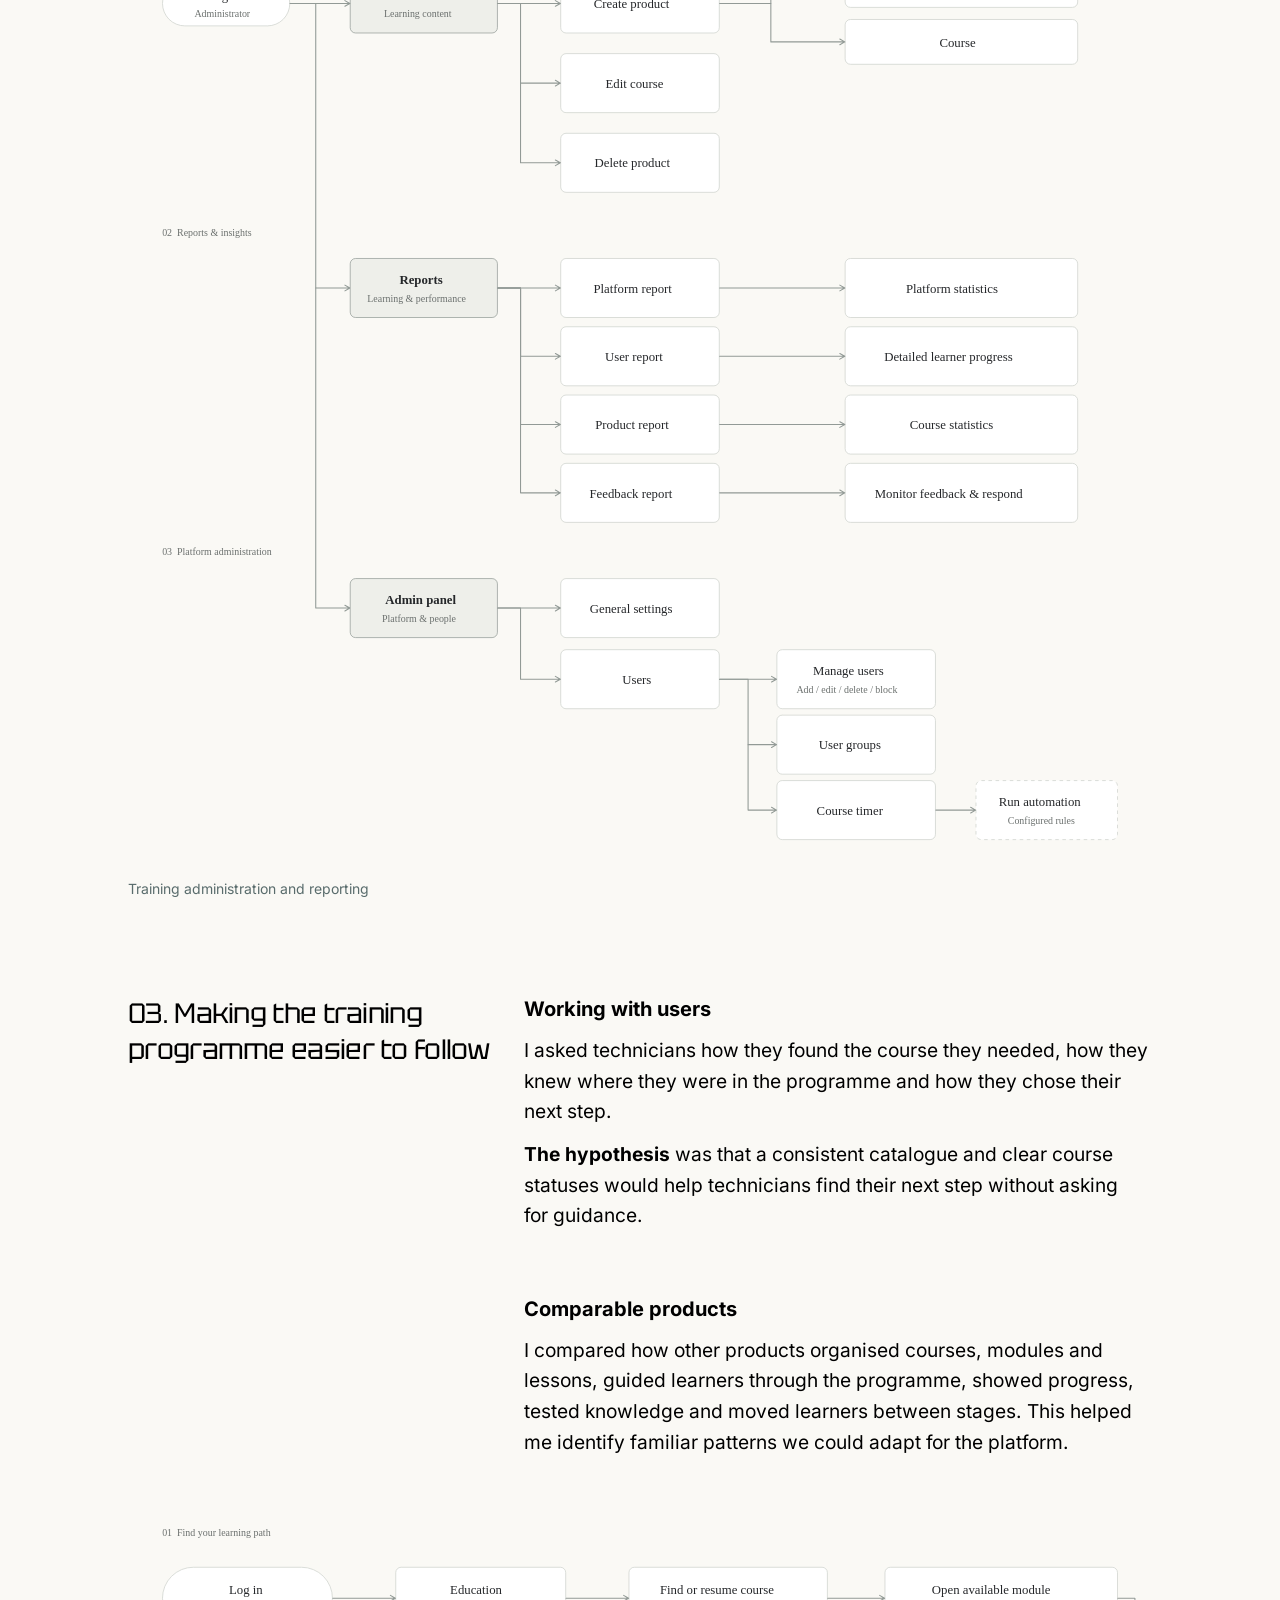
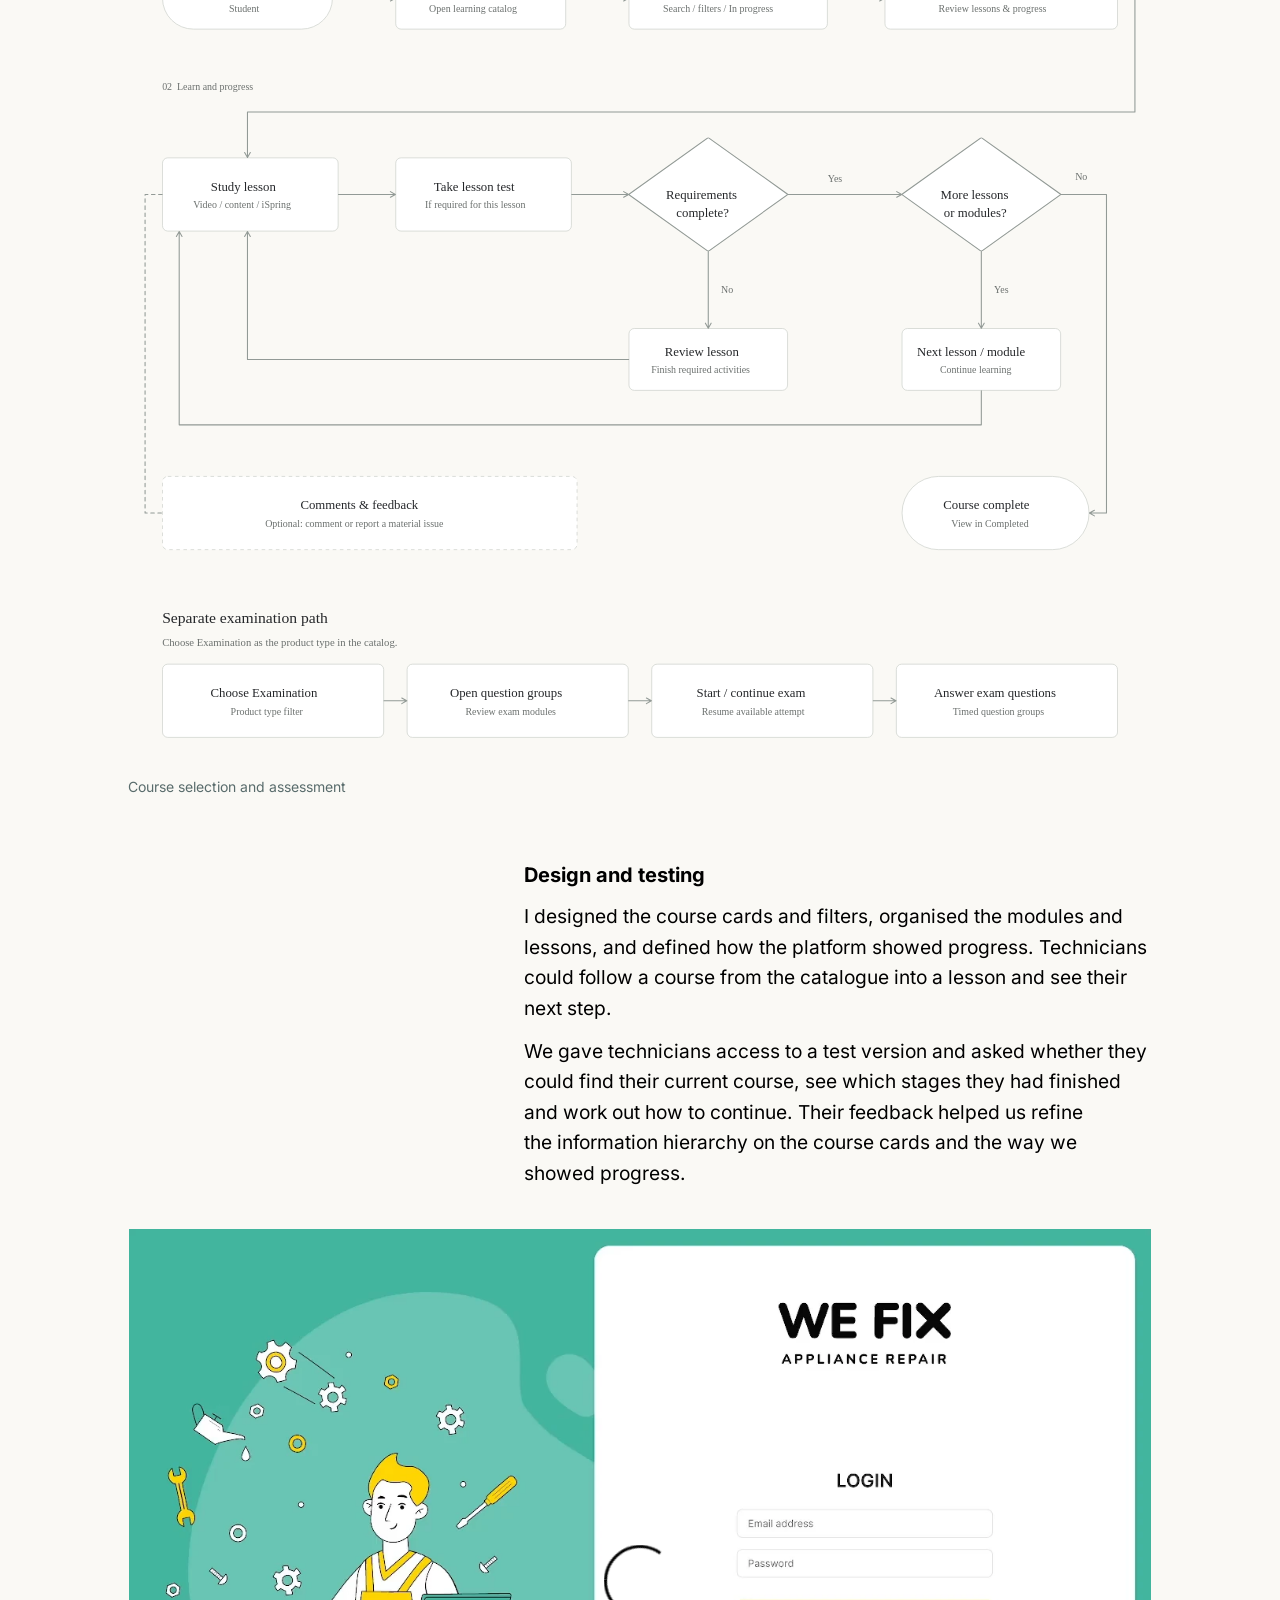
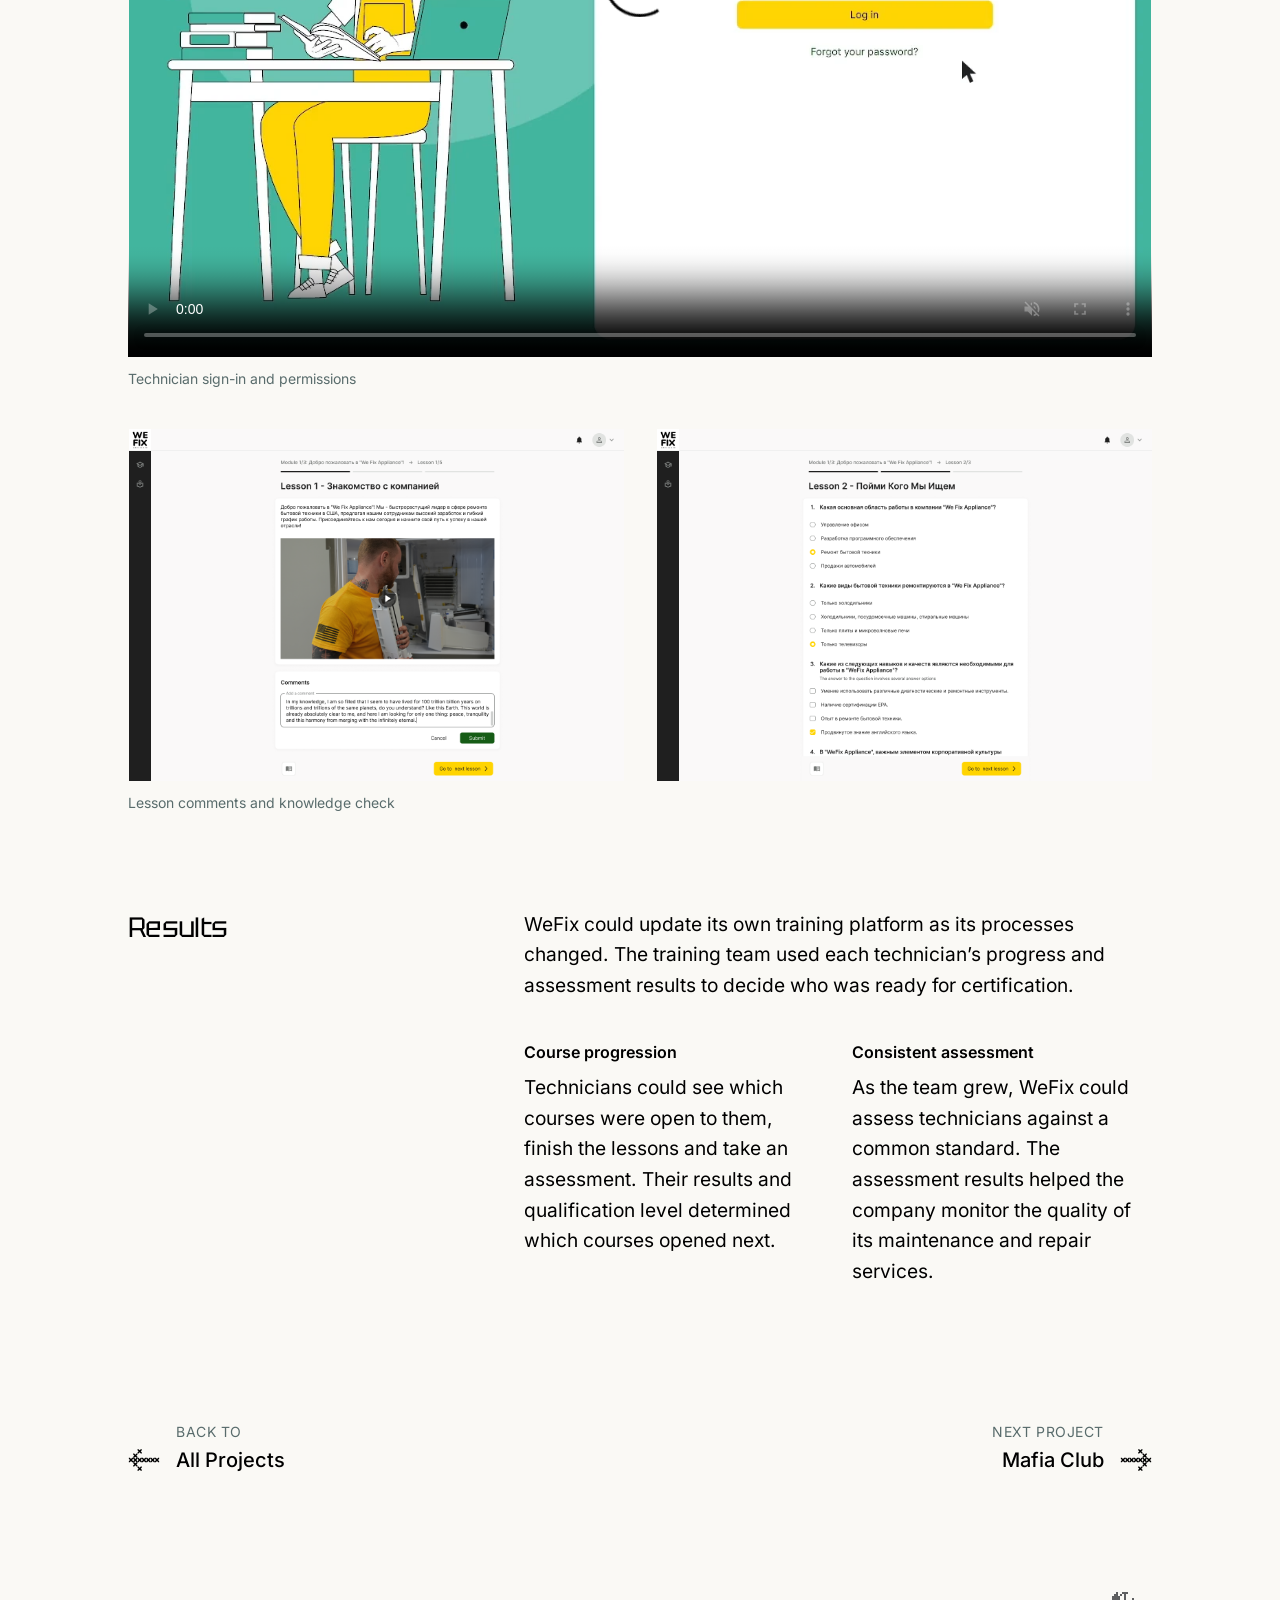
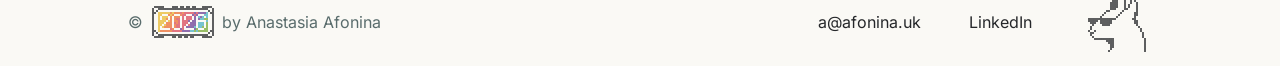
<file: tech-training.html>
<!doctype html><html lang="en"><head><meta charset="utf-8"><meta name="viewport" content="width=device-width,initial-scale=1"><script src="page-loading.js?v=progressive-media-1" async></script><script src="hover-input.js" defer></script><title>Technician Training Platform — Anastasia Afonina</title><meta name="description" content="Technician Training Platform — a WeFix case study by Anastasia Afonina."><link rel="icon" type="image/svg+xml" href="data:image/svg+xml,%3Csvg xmlns='http://www.w3.org/2000/svg' viewBox='0 0 32 32'%3E%3Crect width='32' height='32' fill='%236b7d7d'/%3E%3Ctext x='7' y='24' font-family='monospace' font-size='24' fill='%23faf9f5'%3Ea%3C/text%3E%3C/svg%3E"><link rel="stylesheet" href="assets/fonts.css"><link rel="stylesheet" href="home.css"><link rel="stylesheet" href="cross-grid.css"><link rel="stylesheet" href="case-study.css"><link rel="stylesheet" href="case-editorial.css"><link rel="stylesheet" href="navigation.css?v=mobile-header-2"><link rel="stylesheet" href="footer-links.css"><link rel="stylesheet" href="link-hover-motion.css"><link rel="stylesheet" href="case-lightbox.css"><link rel="stylesheet" href="case-source.css"><link rel="stylesheet" href="case-story.css"><script src="case-lightbox.js" defer></script><link rel="stylesheet" href="case-review.css?v=mobile-header-2"><script src="case-review-nav.js?v=mobile-header-2" defer></script><script src="case-video-playback.js?v=seekable-1" defer></script><link rel="stylesheet" href="secondary-actions.css"><link rel="stylesheet" href="typography.css?v=880ba53a"><link rel="stylesheet" href="case-spacing.css"><link rel="stylesheet" href="case-reading.css?v=8d7ef311"><link rel="stylesheet" href="pixel-blocks.css?v=progressive-media-1"><script src="pixel-blocks.js?v=progressive-media-1" defer></script><link rel="stylesheet" href="selected-work501.css"><link rel="stylesheet" href="case-card-cover.css"><link rel="stylesheet" href="case-media-grid.css"></head><body class="case-page academy-case"><a class="skip" href="#main">Skip to content</a><header class="case-review-header"><div class="shell case-review-header-inner"><a class="case-review-back secondary-action" href="index.html#selected-work" aria-label="Back to work" data-secondary-label="Back to work"><span class="secondary-label"><svg class="ui-stitch-icon ui-stitch-icon--compact" data-stitch-icon="arrow-left" viewBox="0 0 20 16" width="20" height="16" aria-hidden="true" focusable="false"><path d="M8.66775 0H7.64206L6.50087 1.15565L5.35963 0H4.33398V1.0256L5.48964 2.16688L4.33398 3.32254V4.33377H5.35963L6.50087 3.19249L7.64206 4.33377H8.66775V3.32254L7.52651 2.16688L8.66775 1.0256V0Z" transform="translate(1.33225 1.49934)" fill="currentColor" style="--stitch-color:#E8B92E;--stitch-order:0"/><path d="M8.66775 0H7.64206L6.50087 1.15565L5.35963 0H4.33398V1.0256L5.48964 2.16688L4.33398 3.32254V4.33377H5.35963L6.50087 3.19249L7.64206 4.33377H8.66775V3.32254L7.52651 2.16688L8.66775 1.0256V0Z" transform="translate(-3.00152 5.83312)" fill="currentColor" style="--stitch-color:#EB6B2F;--stitch-order:1"/><path d="M8.66775 0H7.64206L6.50087 1.15565L5.35963 0H4.33398V1.0256L5.48964 2.16688L4.33398 3.32254V4.33377H5.35963L6.50087 3.19249L7.64206 4.33377H8.66775V3.32254L7.52651 2.16688L8.66775 1.0256V0Z" transform="translate(1.33225 5.83312)" fill="currentColor" style="--stitch-color:#EB6B2F;--stitch-order:2"/><path d="M8.66775 0H7.64206L6.50087 1.15565L5.35963 0H4.33398V1.0256L5.48964 2.16688L4.33398 3.32254V4.33377H5.35963L6.50087 3.19249L7.64206 4.33377H8.66775V3.32254L7.52651 2.16688L8.66775 1.0256V0Z" transform="translate(5.66602 5.83312)" fill="currentColor" style="--stitch-color:#6A3B94;--stitch-order:3"/><path d="M8.66775 0H7.64206L6.50087 1.15565L5.35963 0H4.33398V1.0256L5.48964 2.16688L4.33398 3.32254V4.33377H5.35963L6.50087 3.19249L7.64206 4.33377H8.66775V3.32254L7.52651 2.16688L8.66775 1.0256V0Z" transform="translate(9.99979 5.83312)" fill="currentColor" style="--stitch-color:#48AFC0;--stitch-order:4"/><path d="M8.66775 0H7.64206L6.50087 1.15565L5.35963 0H4.33398V1.0256L5.48964 2.16688L4.33398 3.32254V4.33377H5.35963L6.50087 3.19249L7.64206 4.33377H8.66775V3.32254L7.52651 2.16688L8.66775 1.0256V0Z" transform="translate(1.33225 10.16689)" fill="currentColor" style="--stitch-color:#D94658;--stitch-order:0"/></svg><span>Back to work</span><span class="case-back-short" aria-hidden="true">Work</span></span></a><nav class="case-review-links" aria-label="Case study sections"><a href="#overview" aria-current="location">Overview</a><a href="#challenge">Challenge</a><a href="#assessment">Assessment</a><a href="#learning">Learning flow</a><a href="#results">Results</a></nav></div></header>
<main id="main" class="case-study shell case-editorial case-source case-story case-review case-split" data-source-section="404:2530" tabindex="-1"><div class="case-intro review-opening" id="overview">
<div class="review-opening-copy"><h1>Technician Training Platform</h1>
<p class="story-lead" data-source-node="404:2533">An in-house platform for training and certifying WeFix technicians.</p>
</div></div>
<figure class="case-feature-cover case-card-cover" data-hide-captions data-case-cover="academy">
  <div class="case-cover-art">
    <a class="case-image-link" href="assets/home-refresh/academy-cover.png">
      <img src="assets/home-refresh/academy-cover.png" alt="Academy education and course management interface" fetchpriority="high" decoding="async" width="3024" height="1968">
    </a>
  </div>
</figure>
<section class="source-block review-overview-row" data-source-node="404:2532" data-source-type="context">
<h2 class="review-overview-heading">Overview</h2><div class="review-overview-copy overview-columns"><div class="story-summary" data-source-node="404:2533">
<h3 class="story-label">Context</h3><p>WeFix used a third-party learning management system. As its team grew, the company needed more control over training quality and the flexibility to adapt courses to its own processes.</p>
</div>
<aside class="story-facts review-remaining-facts"><h3 class="story-label">My role</h3><p>I created the design system and interaction patterns. I also joined design workshops and reviewed other designers’ work to keep the sections we developed in parallel consistent.</p>
</aside></div></section>

<section class="source-block story-chapter" data-source-node="404:2534" data-source-type="problem" data-story-section="01" aria-labelledby="story-section-01-title" id="challenge"><div class="story-section-row">
<div class="story-section-heading">
<h2 data-source-node="404:2534" id="story-section-01-title"><span class="story-section-number" aria-hidden="true">01.</span> The challenge</h2>
</div>
<div class="story-section-copy"><div class="source-prose case-prose" data-source-node="404:2534">
<div data-source-node="404:2535">
<p>The existing system recorded course completions. It told the training team little about what a technician had learned or could do independently on the job.</p>
<p><strong>The company</strong> needed a consistent way to train technicians and decide who was ready for certification.</p>
<p><strong>Technicians</strong> needed to see which courses were available, how far they had progressed and what to do next.</p>
</div>
</div></div>
</div></section>
<section class="story-chapter" id="assessment">
<section class="source-block" data-source-node="404:2538" data-source-type="process">
<section class="story-step" data-step="01" data-story-section="02" aria-labelledby="story-section-02-title"><div class="story-section-row">
<div class="story-section-heading" data-source-node="404:2536"><h2><span class="story-section-number" aria-hidden="true">02.</span> Linking training to assessment</h2></div>
<div class="story-section-copy">
<h3 class="source-subheading story-step-heading" data-source-node="404:2539" id="story-section-02-title">Working with users</h3>

<div data-source-node="404:2540">
<p>I mapped how the training team created and assigned courses, how technicians moved through the programme and what the team could see about their progress.</p>
<p>I met with the project stakeholder and the training team to find out what evidence they needed to spot gaps in a technician’s knowledge and decide when to certify them.</p>
</div>
</div>
</div>
<figure class="source-figure case-figure review-large-image" data-source-node="413:5547" style="max-width:840px"><a class="case-image-link case-media-slot" style="--media-ratio:calc(2599 / 1630)" href="assets/cases/source-academy-mobile/academy-team-review.png" target="_blank" rel="noopener noreferrer" aria-label="Open full-size image: WeFix team video call"><span class="source-image-viewport case-image-viewport" style="position:relative;aspect-ratio:2599 / 1630;"><span class="case-media-crop"><img src="assets/cases/source-academy-mobile/academy-team-review.png" width="2611" height="1638" alt="Members of the WeFix project team on a video call" loading="lazy" decoding="async" style="object-view-box:inset(0.24420% 0.15320% 0.24420% 0.30640%)"></span></span></a><figcaption class="source-caption" data-source-node="642:4252">Daily calls with developers and project stakeholders.</figcaption></figure>
</section><section class="story-step" data-step="02" data-story-section="03" aria-labelledby="story-section-03-title"><div class="story-section-row">
<div class="story-section-copy">
<h3 class="story-step-heading" data-source-node="404:2538" id="story-section-03-title">Assessment and certification</h3>

<div data-source-node="404:2541">
<p><strong>The hypothesis</strong> was that assessing knowledge separately from course completion, then using the results to decide what came next, would make technician training more consistent.</p>
</div>
<div data-source-node="404:2542">
<p>The team designed tests and an internal certification process. Assessment results and each technician’s qualification level determined which advanced courses they could take.</p>
</div>
<div data-source-node="404:2543">
<p>At certain stages, camera and location data gave the team additional information about testing conditions. Separate tests assessed what technicians had learned.</p>
</div>
</div>
</div>
<div class="source-block" data-source-node="404:2538">
<figure class="source-figure case-figure" data-source-node="411:2625"><a class="case-image-link case-media-slot" style="--media-ratio:calc(1440 / 1344)" href="assets/cases/source-academy-mobile/academy-administrator.svg" target="_blank" rel="noopener noreferrer" aria-label="Open full-size image: Administrator workflow for managing training content and reviewing reports"><span class="source-image-viewport case-image-viewport" style="position:relative;aspect-ratio:1440/1344;"><img src="assets/cases/source-academy-mobile/academy-administrator.svg" width="1440" height="1344" alt="Administrator workflow for managing training content and reviewing reports" loading="lazy" decoding="async"></span></a><figcaption class="source-caption">Training administration and reporting</figcaption></figure>
</div>
</section></section>
</section><section class="story-chapter" id="learning">
<section class="source-block" data-source-node="404:2546" data-source-type="process">
<section class="story-step" data-step="03" data-story-section="04" aria-labelledby="story-section-04-title"><div class="story-section-row">
<div class="story-section-heading" data-source-node="404:2544"><h2><span class="story-section-number" aria-hidden="true">03.</span> Making the training programme easier to follow</h2></div>
<div class="story-section-copy">
<h3 class="source-subheading story-step-heading" data-source-node="404:2547" id="story-section-04-title">Working with users</h3>

<div data-source-node="404:2548">
<p>I asked technicians how they found the course they needed, how they knew where they were in the programme and how they chose their next step.</p>
<p><strong>The hypothesis</strong> was that a consistent catalogue and clear course statuses would help technicians find their next step without asking for guidance.</p>
</div>
</div>
</div></section><section class="story-step" data-step="04" data-story-section="05" aria-labelledby="story-section-05-title"><div class="story-section-row">
<div class="story-section-copy">
<h3 class="source-subheading story-step-heading" data-source-node="404:2549" id="story-section-05-title">Comparable products</h3>

<div data-source-node="404:2550">
<p>I compared how other products organised courses, modules and lessons, guided learners through the programme, showed progress, tested knowledge and moved learners between stages. This helped me identify familiar patterns we could adapt for the platform.</p>
</div>
</div>
</div>
<div class="source-block" data-source-node="404:2546">
<figure class="source-figure case-figure" data-source-node="411:2714"><a class="case-image-link case-media-slot" style="--media-ratio:calc(1440 / 1222)" href="assets/cases/source-academy-mobile/academy-student.svg" target="_blank" rel="noopener noreferrer" aria-label="Open full-size image: Technician learning path from course selection to assessment"><span class="source-image-viewport case-image-viewport" style="position:relative;aspect-ratio:1440/1222;"><img src="assets/cases/source-academy-mobile/academy-student.svg" width="1440" height="1222" alt="Technician learning path from course selection to assessment" loading="lazy" decoding="async"></span></a><figcaption class="source-caption">Course selection and assessment</figcaption></figure>
</div>
</section><section class="story-step" data-step="05" data-story-section="06" aria-labelledby="story-section-06-title"><div class="story-section-row">
<div class="story-section-copy">
<h3 class="source-subheading story-step-heading" data-source-node="662:4273" id="story-section-06-title">Design and testing</h3>

<div data-source-node="662:4274">
<p>I designed the course cards and filters, organised the modules and lessons, and defined how the platform showed progress. Technicians could follow a course from the catalogue into a lesson and see their next step.</p>
<p>We gave technicians access to a test version and asked whether they could find their current course, see which stages they had finished and work out how to continue. Their feedback helped us refine the information hierarchy on the course cards and the way we showed progress.</p>
</div>
</div>
</div>
<figure class="source-figure case-figure case-video" data-source-node="662:4266">
  <video controls loop muted playsinline preload="none" width="1298" height="924" poster="assets/cases/source-academy-mobile/academy-sign-in.webp" aria-label="Technician sign-in and consent" aria-describedby="academy-sign-in-caption" style="--media-ratio:calc(1298 / 924)">
    <source src="assets/cases/source-academy-mobile/academy-sign-in.mp4" type="video/mp4">
    <a href="assets/cases/source-academy-mobile/academy-sign-in.mp4">Download the sign-in video</a>
  </video>
  <figcaption class="source-caption" id="academy-sign-in-caption">Technician sign-in and permissions</figcaption>
</figure>
<figure class="source-block source-figure case-figure case-collage" data-source-node="658:4251">
  <div class="case-media-pair case-grid-row" style="--row-ratio:calc(2 * 2880 / 2048)">
    <figure class="source-figure">
      <a class="case-image-link case-media-slot" style="--media-ratio:calc(2880 / 2048)" data-source-node="413:5541" href="assets/cases/source-academy-mobile/academy-course-lesson.png">
        <img src="assets/cases/source-academy-mobile/academy-course-lesson.png" width="2880" height="2048" alt="Video lesson with a comment field" loading="lazy" decoding="async">
      </a>
    </figure>
    <figure class="source-figure">
      <a class="case-image-link case-media-slot" style="--media-ratio:calc(2880 / 2048)" data-source-node="413:5544" href="assets/cases/source-academy-mobile/academy-lesson-assessment.png">
        <img src="assets/cases/source-academy-mobile/academy-lesson-assessment.png" width="2880" height="2048" alt="Multiple-choice assessment in a training module" loading="lazy" decoding="async">
      </a>
    </figure>
  </div>
  <figcaption class="source-caption">Lesson comments and knowledge check</figcaption>
</figure>
</section></section>
</section><section class="story-chapter story-results" data-story-section="07" aria-labelledby="story-section-07-title" id="results"><div class="story-section-row">
<div class="story-section-heading">
<h2 data-source-node="404:2553" id="story-section-07-title">Results</h2>
</div>
<div class="result-summary">
  <p class="result-lead" data-source-node="404:2556">WeFix could update its own training platform as its processes changed. The training team used each technician’s progress and assessment results to decide who was ready for certification.</p>
  <dl class="result-details">
    <div data-source-node="404:2556">
      <dt>Course progression</dt>
      <dd>Technicians could see which courses were open to them, finish the lessons and take an assessment. Their results and qualification level determined which courses opened next.</dd>
    </div>
    <div data-source-node="404:2556">
      <dt>Consistent assessment</dt>
      <dd>As the team grew, WeFix could assess technicians against a common standard. The assessment results helped the company monitor the quality of its maintenance and repair services.</dd>
    </div>
  </dl>
</div>
</div></section><nav class="case-end review-project-nav" aria-label="More projects"><a class="review-nav-card review-all-link" href="index.html#selected-work" aria-label="Back to all projects"><span class="review-nav-arrow" aria-hidden="true"><svg class="ui-stitch-icon" data-stitch-icon="arrow-left" viewBox="0 0 32 24" width="32" height="24" aria-hidden="true" focusable="false"><path d="M8.66775 0H7.64206L6.50087 1.15565L5.35963 0H4.33398V1.0256L5.48964 2.16688L4.33398 3.32254V4.33377H5.35963L6.50087 3.19249L7.64206 4.33377H8.66775V3.32254L7.52651 2.16688L8.66775 1.0256V0Z" transform="translate(5.16536 1.16557)" fill="currentColor" style="--stitch-color:#E8B92E;--stitch-order:0"/><path d="M8.66775 0H7.64206L6.50087 1.15565L5.35963 0H4.33398V1.0256L5.48964 2.16688L4.33398 3.32254V4.33377H5.35963L6.50087 3.19249L7.64206 4.33377H8.66775V3.32254L7.52651 2.16688L8.66775 1.0256V0Z" transform="translate(0.83159 5.49934)" fill="currentColor" style="--stitch-color:#E8B92E;--stitch-order:1"/><path d="M8.66775 0H7.64206L6.50087 1.15565L5.35963 0H4.33398V1.0256L5.48964 2.16688L4.33398 3.32254V4.33377H5.35963L6.50087 3.19249L7.64206 4.33377H8.66775V3.32254L7.52651 2.16688L8.66775 1.0256V0Z" transform="translate(-3.50218 9.83311)" fill="currentColor" style="--stitch-color:#EB6B2F;--stitch-order:2"/><path d="M8.66775 0H7.64206L6.50087 1.15565L5.35963 0H4.33398V1.0256L5.48964 2.16688L4.33398 3.32254V4.33377H5.35963L6.50087 3.19249L7.64206 4.33377H8.66775V3.32254L7.52651 2.16688L8.66775 1.0256V0Z" transform="translate(0.83159 9.83311)" fill="currentColor" style="--stitch-color:#EB6B2F;--stitch-order:3"/><path d="M8.66775 0H7.64206L6.50087 1.15565L5.35963 0H4.33398V1.0256L5.48964 2.16688L4.33398 3.32254V4.33377H5.35963L6.50087 3.19249L7.64206 4.33377H8.66775V3.32254L7.52651 2.16688L8.66775 1.0256V0Z" transform="translate(5.16536 9.83311)" fill="currentColor" style="--stitch-color:#D94658;--stitch-order:4"/><path d="M8.66775 0H7.64206L6.50087 1.15565L5.35963 0H4.33398V1.0256L5.48964 2.16688L4.33398 3.32254V4.33377H5.35963L6.50087 3.19249L7.64206 4.33377H8.66775V3.32254L7.52651 2.16688L8.66775 1.0256V0Z" transform="translate(9.49913 9.83311)" fill="currentColor" style="--stitch-color:#6A3B94;--stitch-order:0"/><path d="M8.66775 0H7.64206L6.50087 1.15565L5.35963 0H4.33398V1.0256L5.48964 2.16688L4.33398 3.32254V4.33377H5.35963L6.50087 3.19249L7.64206 4.33377H8.66775V3.32254L7.52651 2.16688L8.66775 1.0256V0Z" transform="translate(13.83291 9.83311)" fill="currentColor" style="--stitch-color:#6A3B94;--stitch-order:1"/><path d="M8.66775 0H7.64206L6.50087 1.15565L5.35963 0H4.33398V1.0256L5.48964 2.16688L4.33398 3.32254V4.33377H5.35963L6.50087 3.19249L7.64206 4.33377H8.66775V3.32254L7.52651 2.16688L8.66775 1.0256V0Z" transform="translate(18.16668 9.83311)" fill="currentColor" style="--stitch-color:#48AFC0;--stitch-order:2"/><path d="M8.66775 0H7.64206L6.50087 1.15565L5.35963 0H4.33398V1.0256L5.48964 2.16688L4.33398 3.32254V4.33377H5.35963L6.50087 3.19249L7.64206 4.33377H8.66775V3.32254L7.52651 2.16688L8.66775 1.0256V0Z" transform="translate(22.50044 9.83311)" fill="currentColor" style="--stitch-color:#48AFC0;--stitch-order:3"/><path d="M8.66775 0H7.64206L6.50087 1.15565L5.35963 0H4.33398V1.0256L5.48964 2.16688L4.33398 3.32254V4.33377H5.35963L6.50087 3.19249L7.64206 4.33377H8.66775V3.32254L7.52651 2.16688L8.66775 1.0256V0Z" transform="translate(0.83159 14.16688)" fill="currentColor" style="--stitch-color:#D94658;--stitch-order:4"/><path d="M8.66775 0H7.64206L6.50087 1.15565L5.35963 0H4.33398V1.0256L5.48964 2.16688L4.33398 3.32254V4.33377H5.35963L6.50087 3.19249L7.64206 4.33377H8.66775V3.32254L7.52651 2.16688L8.66775 1.0256V0Z" transform="translate(5.16536 18.50066)" fill="currentColor" style="--stitch-color:#6A3B94;--stitch-order:0"/></svg></span><span class="review-nav-copy"><span class="review-nav-caption">Back to</span><span class="review-nav-title">All Projects</span></span></a><a class="review-nav-card review-next-link" href="mafia-club.html" aria-label="Next project: Mafia Club"><span class="review-nav-copy"><span class="review-nav-caption">Next project</span><span class="review-nav-title">Mafia <span class="review-nav-ending">Club<span class="review-nav-arrow" aria-hidden="true"><svg class="ui-stitch-icon" data-stitch-icon="arrow-right" viewBox="0 0 32 24" width="32" height="24" aria-hidden="true" focusable="false"><path d="M8.66775 0H7.64206L6.50087 1.15565L5.35963 0H4.33398V1.0256L5.48964 2.16688L4.33398 3.32254V4.33377H5.35963L6.50087 3.19249L7.64206 4.33377H8.66775V3.32254L7.52651 2.16688L8.66775 1.0256V0Z" transform="translate(13.83291 1.16557)" fill="currentColor" style="--stitch-color:#E8B92E;--stitch-order:0"/><path d="M8.66775 0H7.64206L6.50087 1.15565L5.35963 0H4.33398V1.0256L5.48964 2.16688L4.33398 3.32254V4.33377H5.35963L6.50087 3.19249L7.64206 4.33377H8.66775V3.32254L7.52651 2.16688L8.66775 1.0256V0Z" transform="translate(18.16668 5.49934)" fill="currentColor" style="--stitch-color:#E8B92E;--stitch-order:1"/><path d="M8.66775 0H7.64206L6.50087 1.15565L5.35963 0H4.33398V1.0256L5.48964 2.16688L4.33398 3.32254V4.33377H5.35963L6.50087 3.19249L7.64206 4.33377H8.66775V3.32254L7.52651 2.16688L8.66775 1.0256V0Z" transform="translate(22.50044 9.83311)" fill="currentColor" style="--stitch-color:#EB6B2F;--stitch-order:2"/><path d="M8.66775 0H7.64206L6.50087 1.15565L5.35963 0H4.33398V1.0256L5.48964 2.16688L4.33398 3.32254V4.33377H5.35963L6.50087 3.19249L7.64206 4.33377H8.66775V3.32254L7.52651 2.16688L8.66775 1.0256V0Z" transform="translate(18.16668 9.83311)" fill="currentColor" style="--stitch-color:#EB6B2F;--stitch-order:3"/><path d="M8.66775 0H7.64206L6.50087 1.15565L5.35963 0H4.33398V1.0256L5.48964 2.16688L4.33398 3.32254V4.33377H5.35963L6.50087 3.19249L7.64206 4.33377H8.66775V3.32254L7.52651 2.16688L8.66775 1.0256V0Z" transform="translate(13.83291 9.83311)" fill="currentColor" style="--stitch-color:#D94658;--stitch-order:4"/><path d="M8.66775 0H7.64206L6.50087 1.15565L5.35963 0H4.33398V1.0256L5.48964 2.16688L4.33398 3.32254V4.33377H5.35963L6.50087 3.19249L7.64206 4.33377H8.66775V3.32254L7.52651 2.16688L8.66775 1.0256V0Z" transform="translate(9.49913 9.83311)" fill="currentColor" style="--stitch-color:#6A3B94;--stitch-order:0"/><path d="M8.66775 0H7.64206L6.50087 1.15565L5.35963 0H4.33398V1.0256L5.48964 2.16688L4.33398 3.32254V4.33377H5.35963L6.50087 3.19249L7.64206 4.33377H8.66775V3.32254L7.52651 2.16688L8.66775 1.0256V0Z" transform="translate(5.16536 9.83311)" fill="currentColor" style="--stitch-color:#6A3B94;--stitch-order:1"/><path d="M8.66775 0H7.64206L6.50087 1.15565L5.35963 0H4.33398V1.0256L5.48964 2.16688L4.33398 3.32254V4.33377H5.35963L6.50087 3.19249L7.64206 4.33377H8.66775V3.32254L7.52651 2.16688L8.66775 1.0256V0Z" transform="translate(0.83159 9.83311)" fill="currentColor" style="--stitch-color:#48AFC0;--stitch-order:2"/><path d="M8.66775 0H7.64206L6.50087 1.15565L5.35963 0H4.33398V1.0256L5.48964 2.16688L4.33398 3.32254V4.33377H5.35963L6.50087 3.19249L7.64206 4.33377H8.66775V3.32254L7.52651 2.16688L8.66775 1.0256V0Z" transform="translate(-3.50218 9.83311)" fill="currentColor" style="--stitch-color:#48AFC0;--stitch-order:3"/><path d="M8.66775 0H7.64206L6.50087 1.15565L5.35963 0H4.33398V1.0256L5.48964 2.16688L4.33398 3.32254V4.33377H5.35963L6.50087 3.19249L7.64206 4.33377H8.66775V3.32254L7.52651 2.16688L8.66775 1.0256V0Z" transform="translate(18.16668 14.16688)" fill="currentColor" style="--stitch-color:#D94658;--stitch-order:4"/><path d="M8.66775 0H7.64206L6.50087 1.15565L5.35963 0H4.33398V1.0256L5.48964 2.16688L4.33398 3.32254V4.33377H5.35963L6.50087 3.19249L7.64206 4.33377H8.66775V3.32254L7.52651 2.16688L8.66775 1.0256V0Z" transform="translate(13.83291 18.50066)" fill="currentColor" style="--stitch-color:#6A3B94;--stitch-order:0"/></svg></span></span></span></span></a></nav></main><footer class="site-footer shell"><div class="copyright"><span>©</span><img src="assets/home-footer-1.svg" alt="2026"><span>by Anastasia Afonina</span></div><a class="email footer-link" href="mailto:a@afonina.uk"><span class="footer-link-label">a@afonina.uk</span><span class="footer-link-decoration" aria-hidden="true"><img class="footer-link-underline" src="assets/menu-refresh/footer-email-line.svg" width="103.714" height="4.38455" alt="" aria-hidden="true"><img class="footer-link-spark" src="assets/menu-refresh/footer-email-spark.svg" width="25.9267" height="17.3299" alt="" aria-hidden="true"></span></a><a class="linkedin footer-link" href="https://www.linkedin.com/in/a-afonina" target="_blank" rel="noopener noreferrer"><span class="footer-link-label">LinkedIn</span><span class="footer-link-decoration" aria-hidden="true"><img class="footer-link-underline" src="assets/menu-refresh/footer-linkedin-line.svg" width="64.8349" height="4.38064" alt="" aria-hidden="true"><img class="footer-link-spark" src="assets/menu-refresh/footer-linkedin-spark.svg" width="12.9658" height="12.9978" alt="" aria-hidden="true"></span></a><a class="back-top" href="#main" aria-label="Back to top"><img src="assets/footer-goat.svg" width="72" height="72" alt=""></a></footer><script src="footer-goat-turn-frames.js" defer></script><script src="footer-goat-turn.js" defer></script></body></html>
</file>
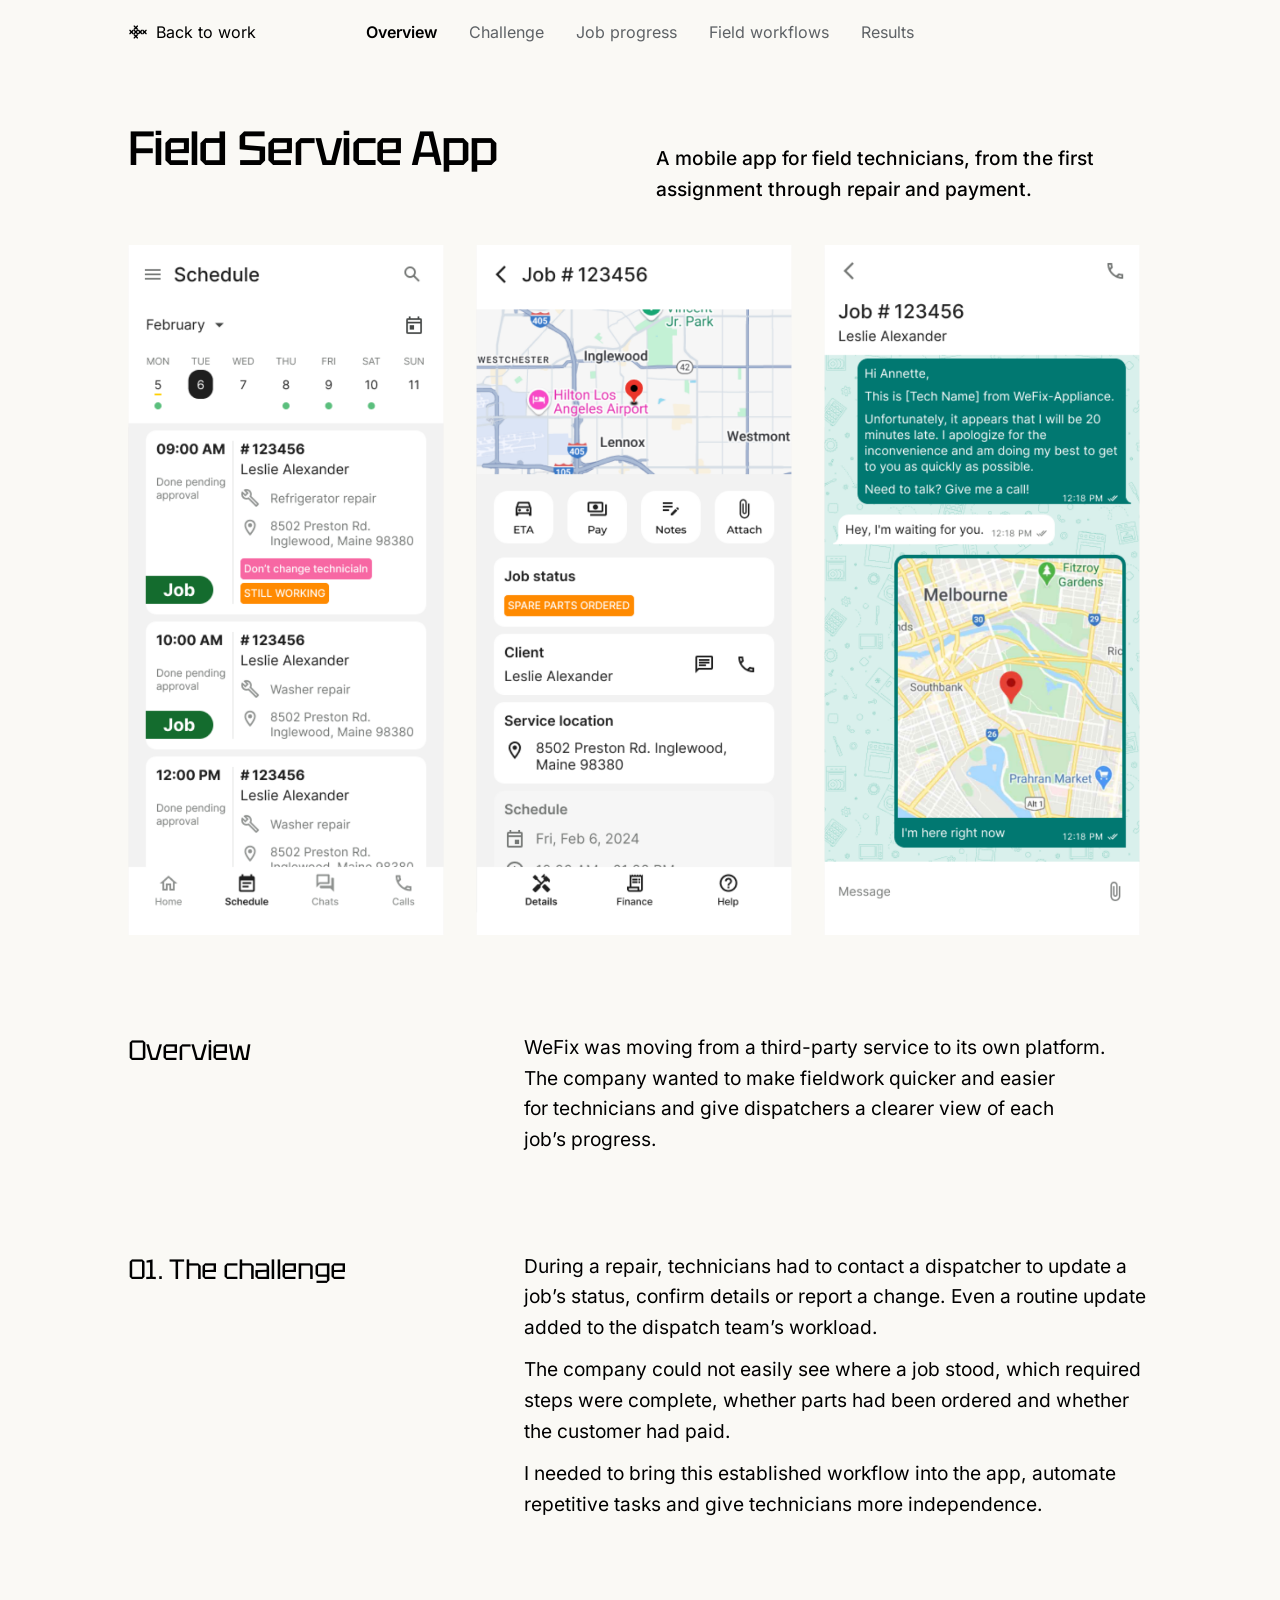
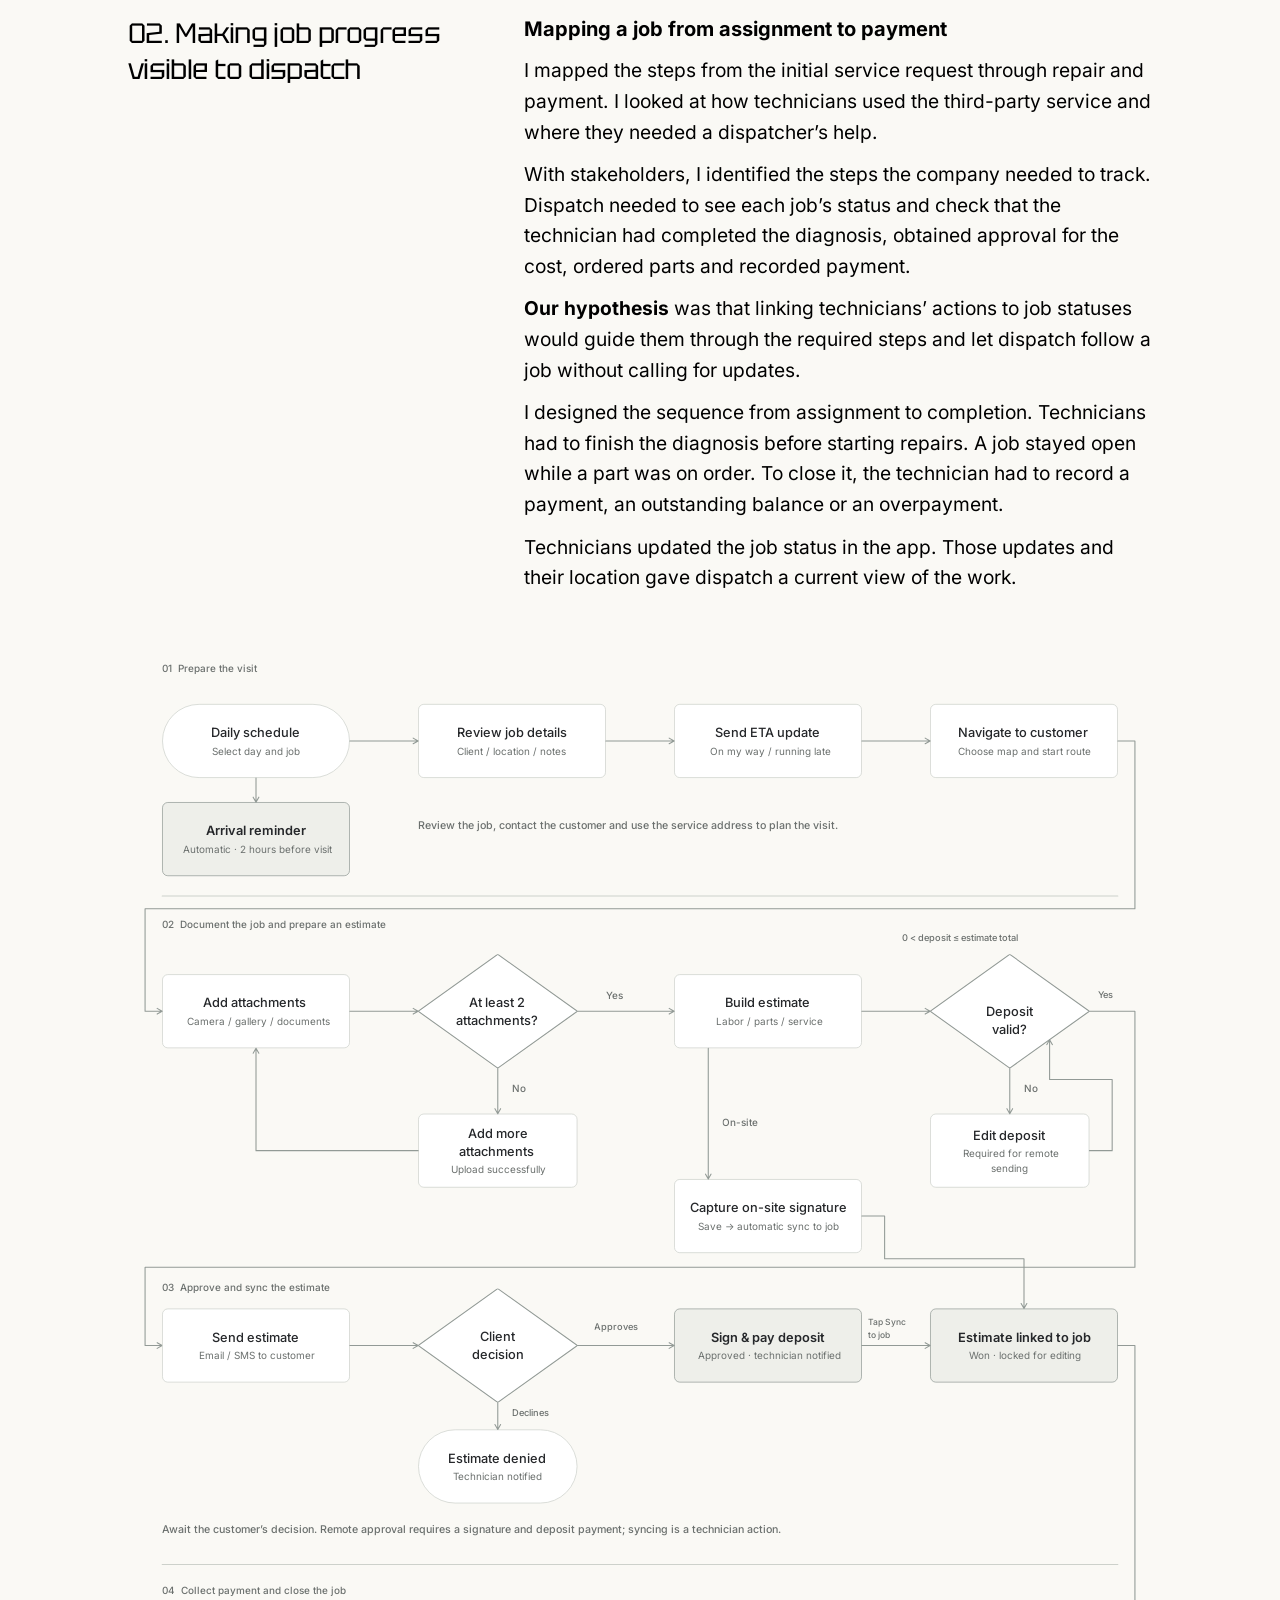
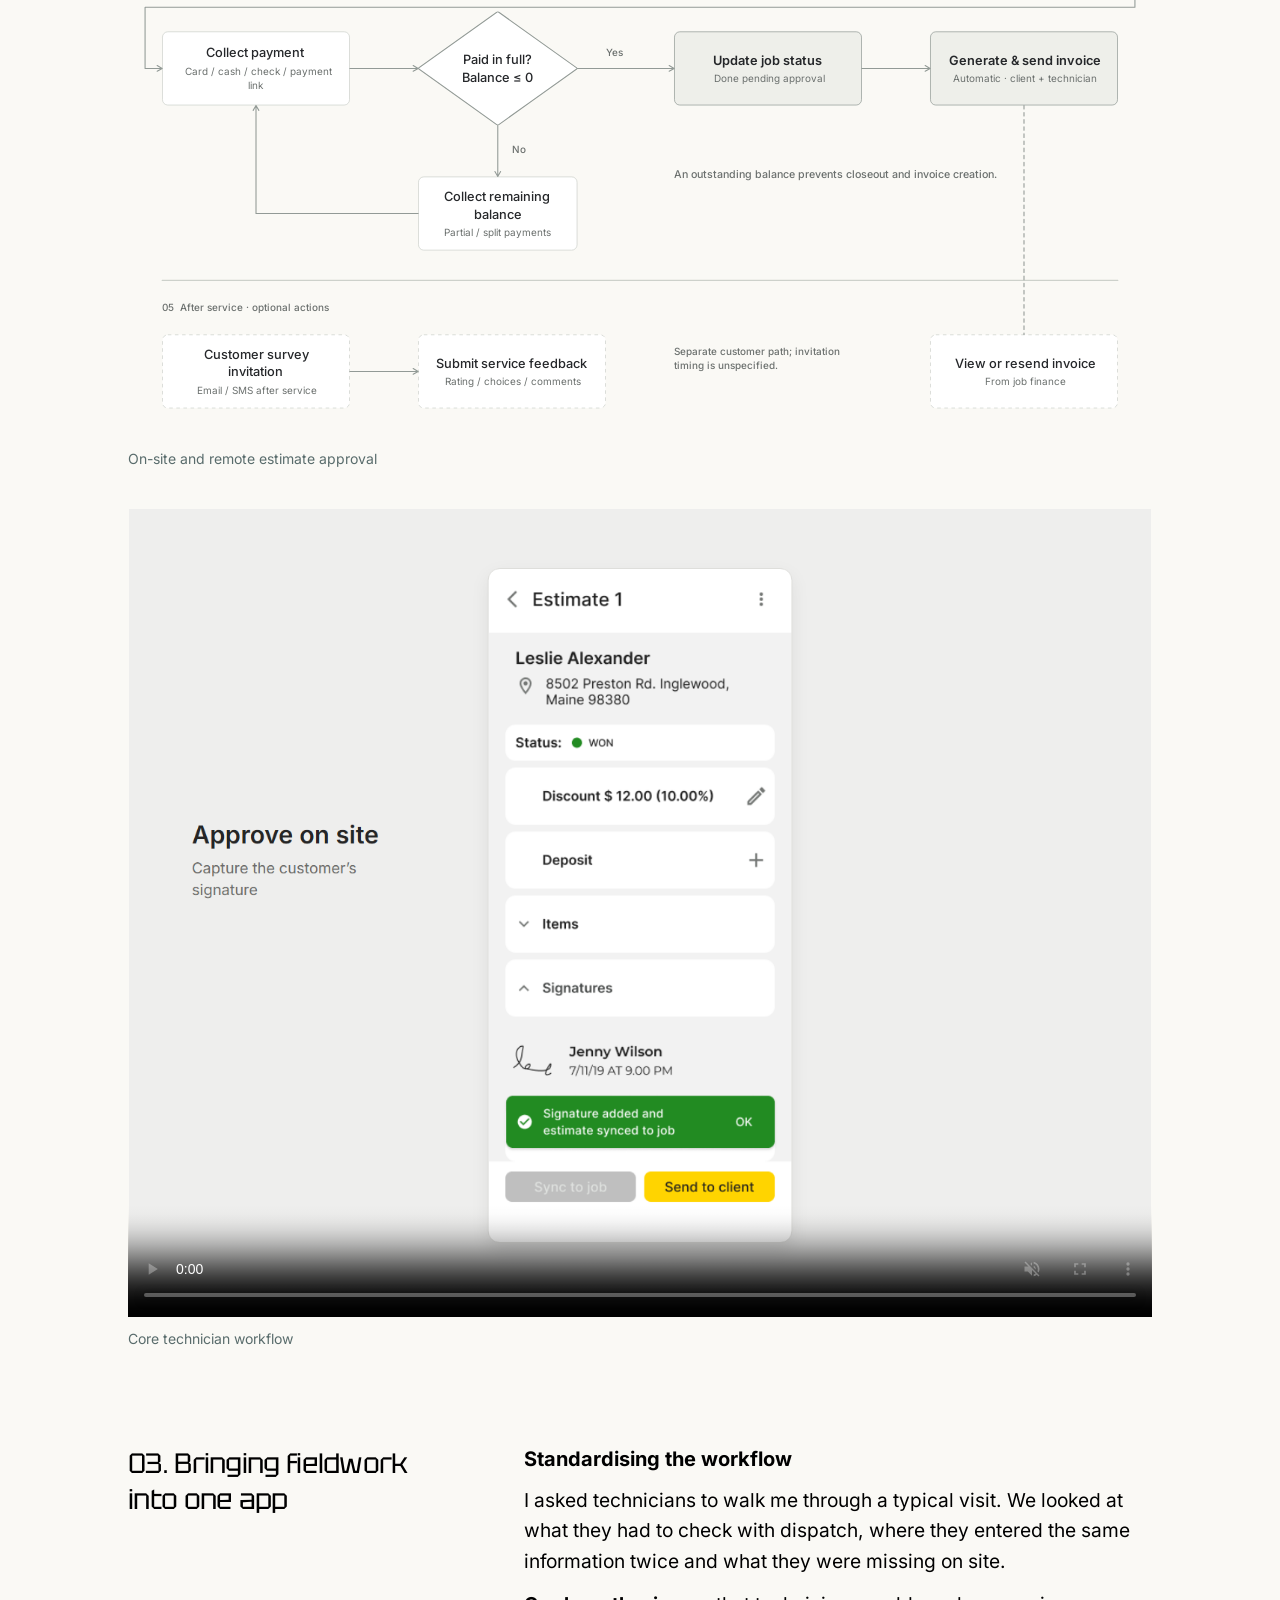
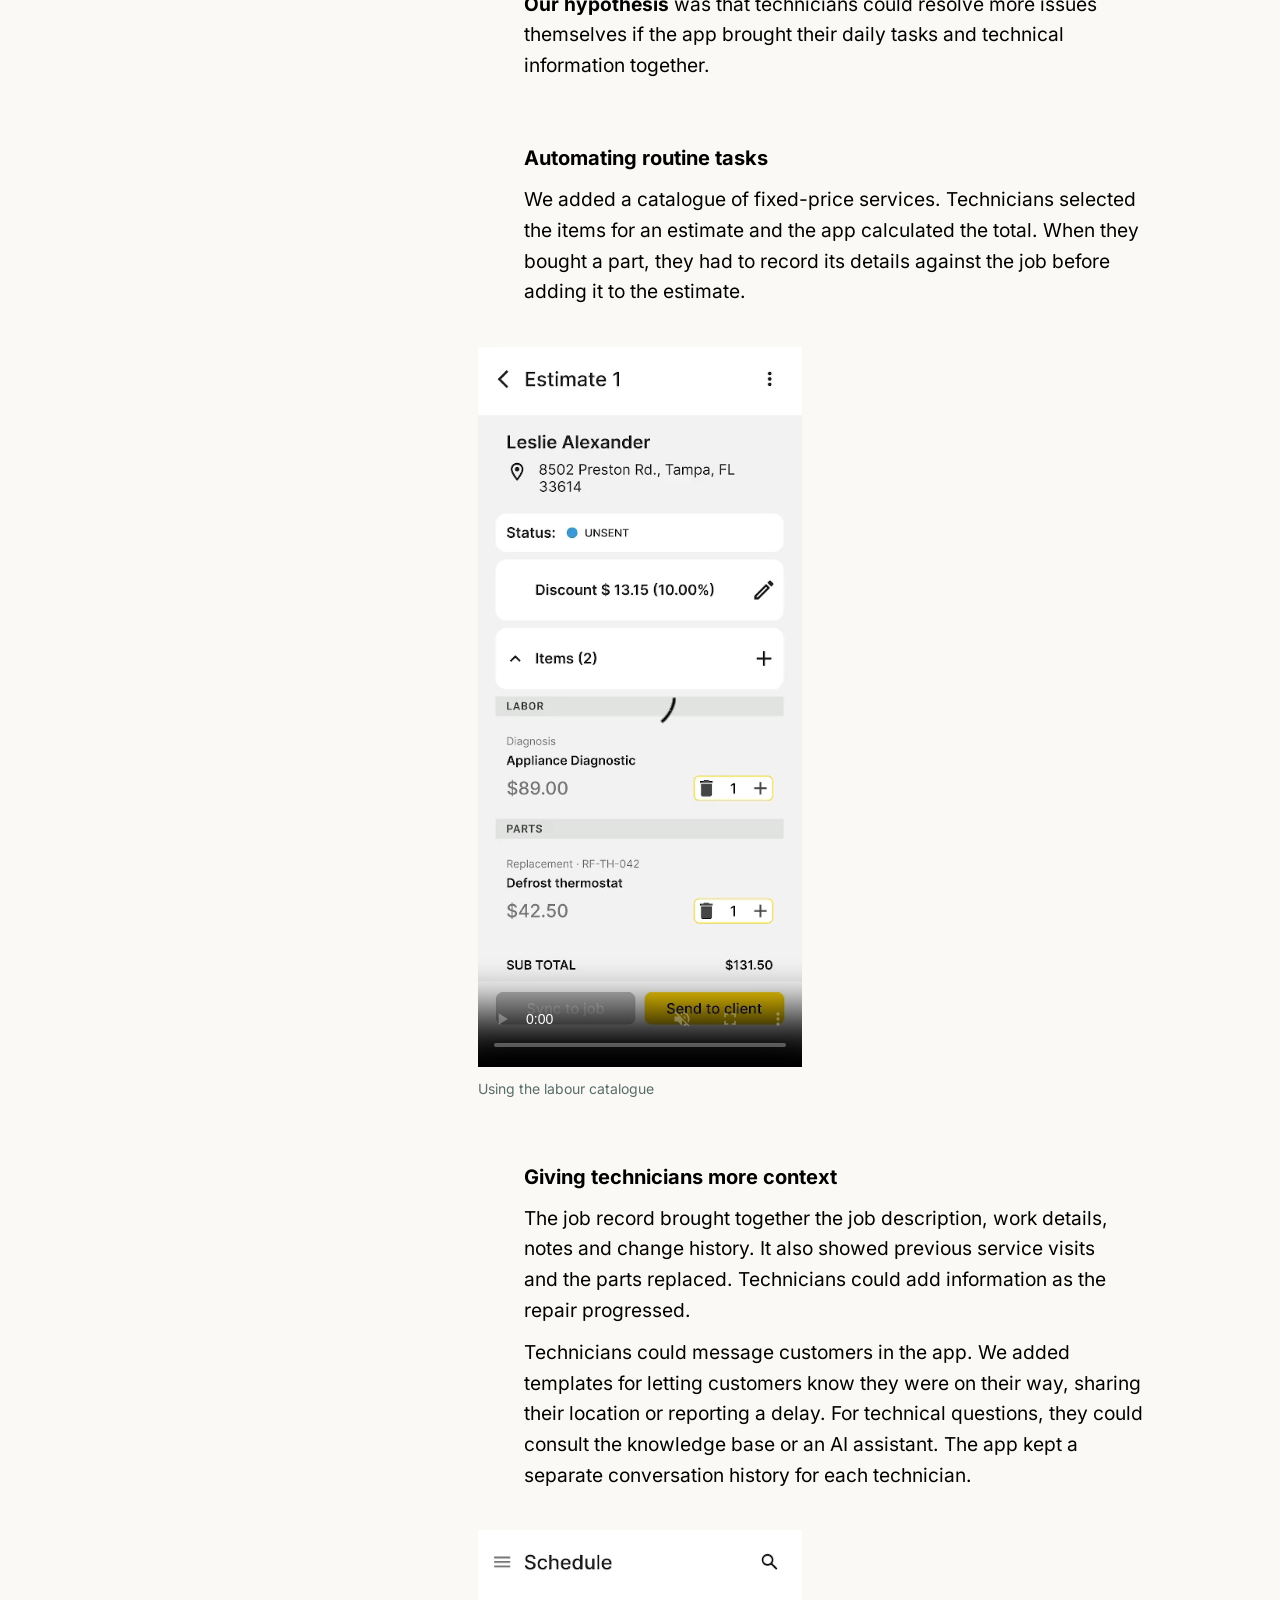
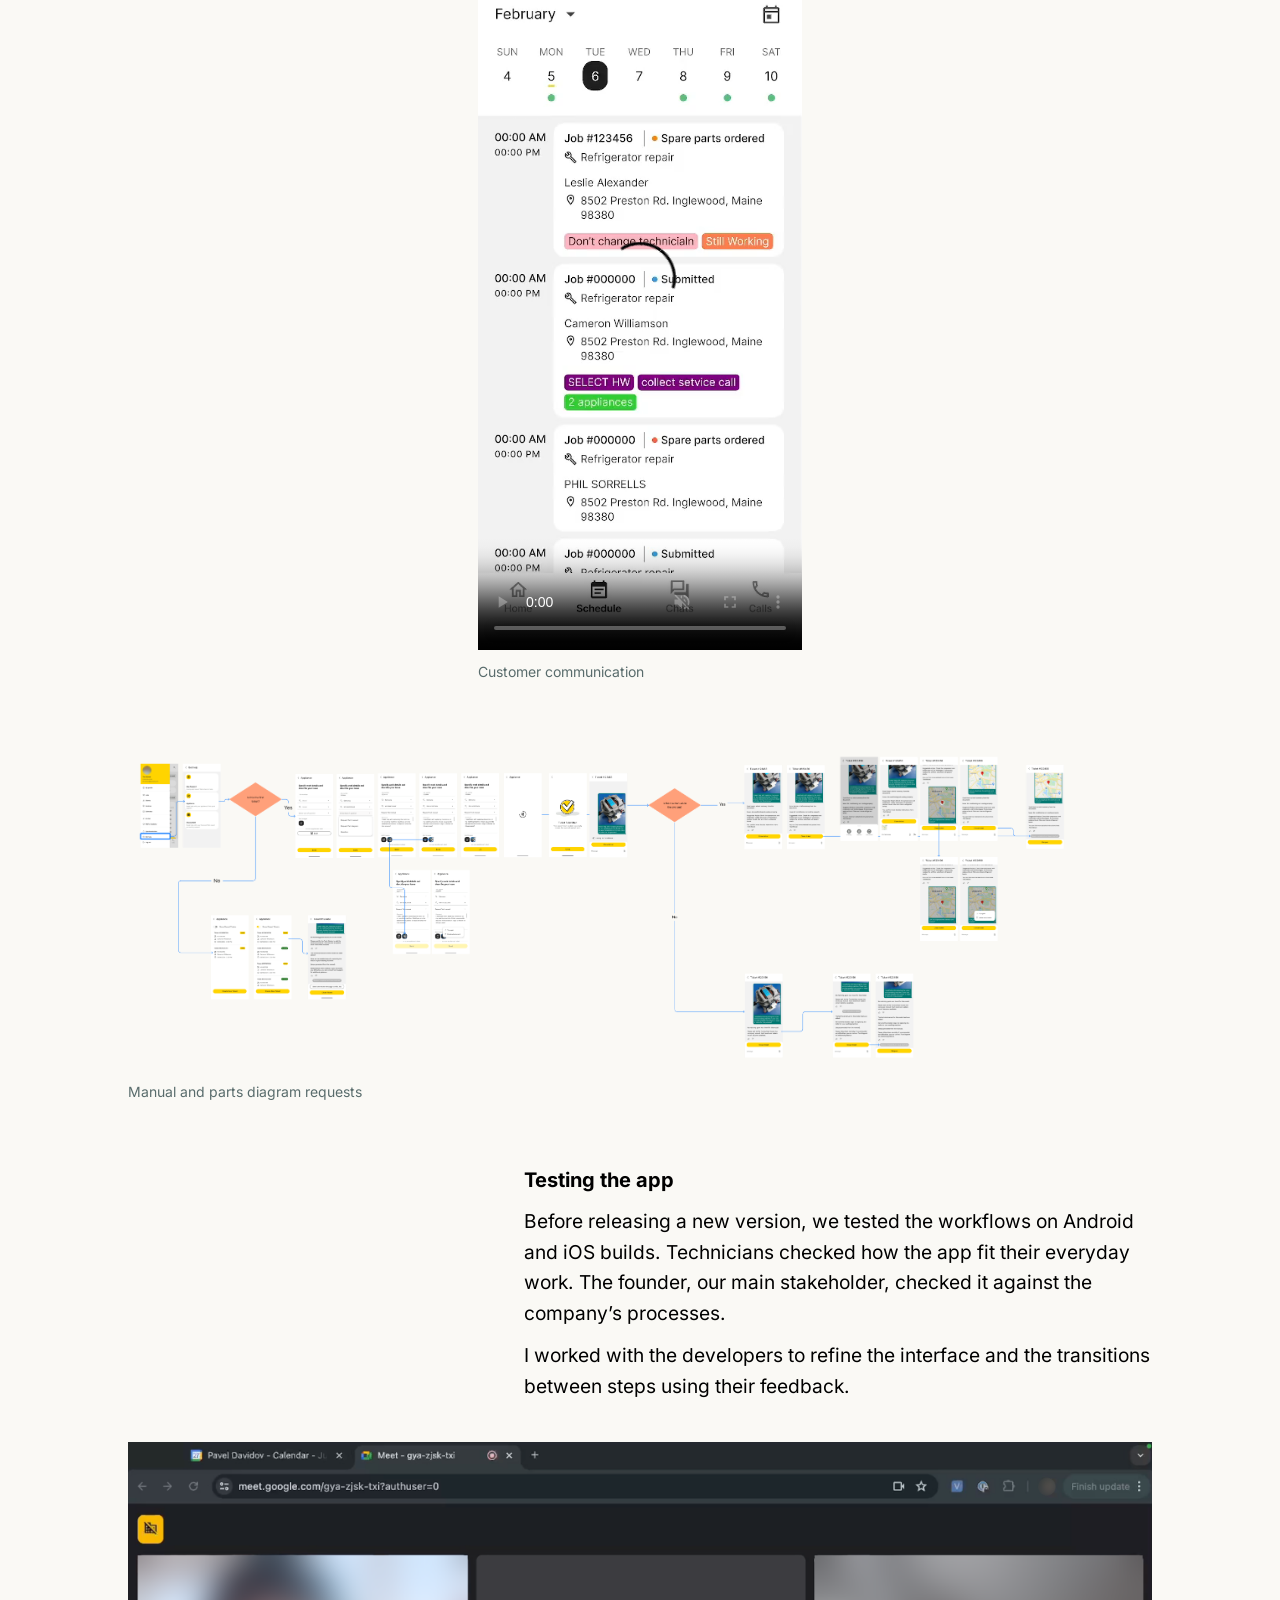
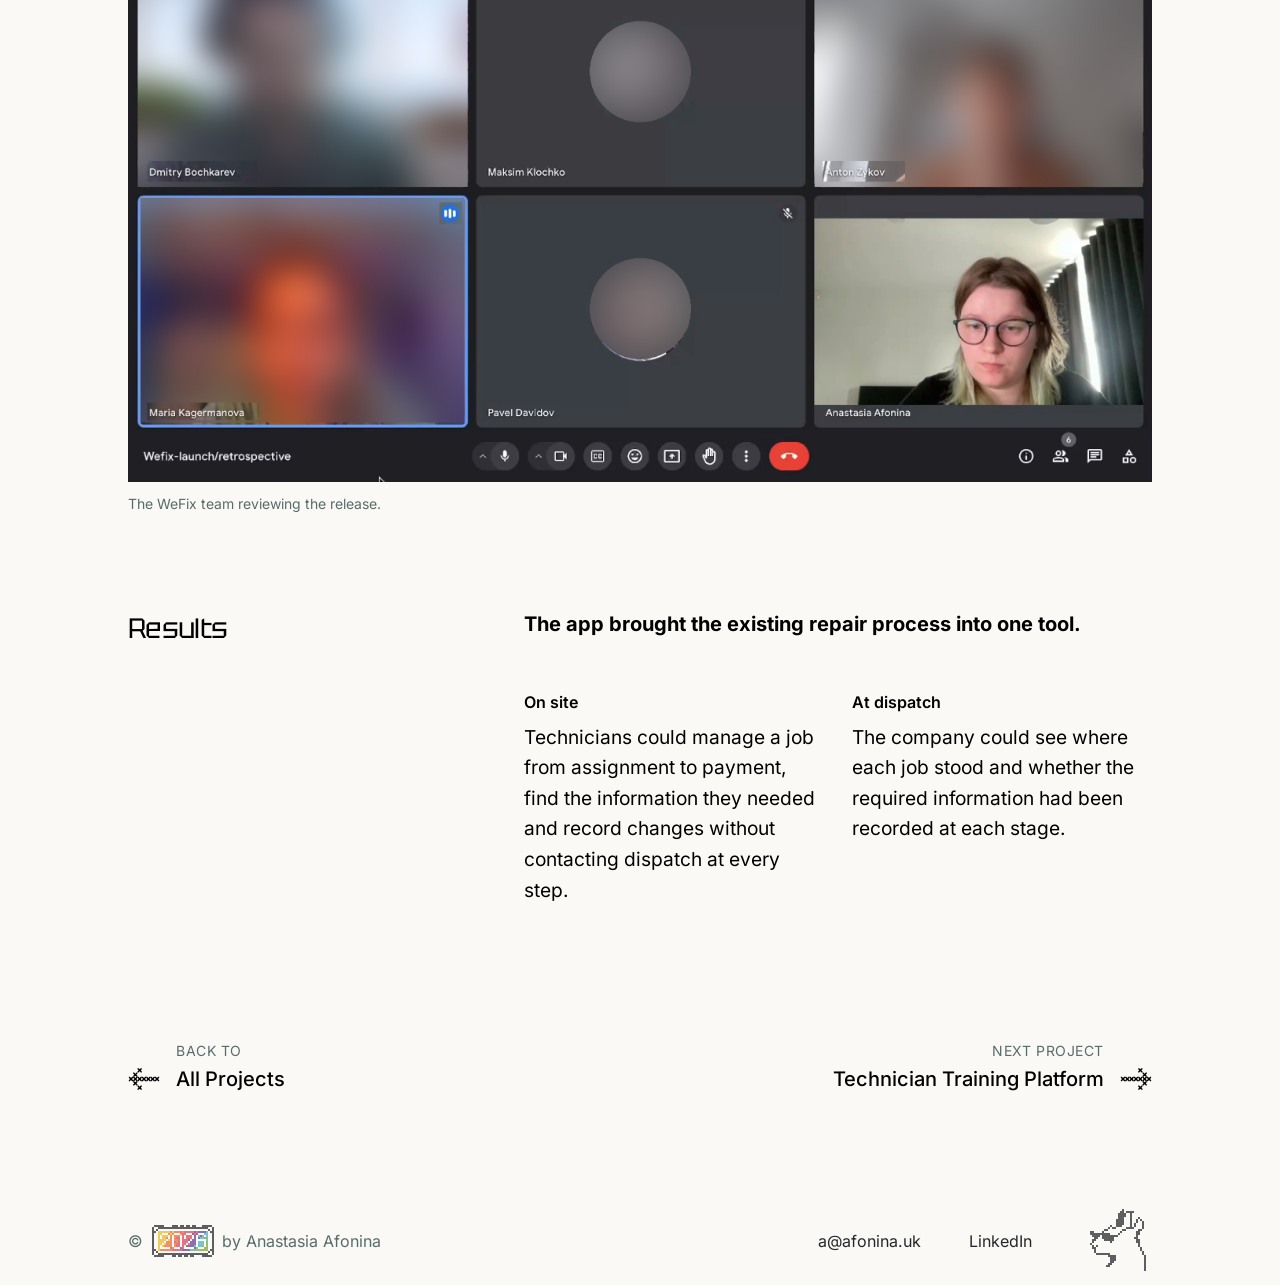
<file: technician-mobile-app.html>
<!doctype html><html lang="en"><head><meta charset="utf-8"><meta name="viewport" content="width=device-width,initial-scale=1"><script src="page-loading.js?v=progressive-media-1" async></script><script src="hover-input.js" defer></script><title>Field Service App — Anastasia Afonina</title><meta name="description" content="Field Service App — a WeFix case study by Anastasia Afonina."><link rel="icon" type="image/svg+xml" href="data:image/svg+xml,%3Csvg xmlns='http://www.w3.org/2000/svg' viewBox='0 0 32 32'%3E%3Crect width='32' height='32' fill='%236b7d7d'/%3E%3Ctext x='7' y='24' font-family='monospace' font-size='24' fill='%23faf9f5'%3Ea%3C/text%3E%3C/svg%3E"><link rel="stylesheet" href="assets/fonts.css"><link rel="stylesheet" href="home.css"><link rel="stylesheet" href="cross-grid.css"><link rel="stylesheet" href="case-study.css"><link rel="stylesheet" href="case-editorial.css"><link rel="stylesheet" href="navigation.css?v=mobile-header-2"><link rel="stylesheet" href="footer-links.css"><link rel="stylesheet" href="link-hover-motion.css"><link rel="stylesheet" href="case-lightbox.css"><link rel="stylesheet" href="case-source.css"><link rel="stylesheet" href="case-story.css"><script src="case-lightbox.js" defer></script><link rel="stylesheet" href="case-review.css?v=mobile-header-2"><script src="case-review-nav.js?v=mobile-header-2" defer></script><script src="case-video-playback.js?v=seekable-1" defer></script><link rel="stylesheet" href="secondary-actions.css"><link rel="stylesheet" href="typography.css?v=880ba53a"><link rel="stylesheet" href="case-spacing.css"><link rel="stylesheet" href="pixel-blocks.css?v=progressive-media-1"><script src="pixel-blocks.js?v=progressive-media-1" defer></script><link rel="stylesheet" href="case-reading.css?v=8d7ef311"><link rel="stylesheet" href="selected-work501.css"><link rel="stylesheet" href="case-card-cover.css"><link rel="stylesheet" href="case-media-grid.css"></head><body class="case-page mobile-case"><a class="skip" href="#main">Skip to content</a><header class="case-review-header"><div class="shell case-review-header-inner"><a class="case-review-back secondary-action" href="index.html#selected-work" aria-label="Back to work" data-secondary-label="Back to work"><span class="secondary-label"><svg class="ui-stitch-icon ui-stitch-icon--compact" data-stitch-icon="arrow-left" viewBox="0 0 20 16" width="20" height="16" aria-hidden="true" focusable="false"><path d="M8.66775 0H7.64206L6.50087 1.15565L5.35963 0H4.33398V1.0256L5.48964 2.16688L4.33398 3.32254V4.33377H5.35963L6.50087 3.19249L7.64206 4.33377H8.66775V3.32254L7.52651 2.16688L8.66775 1.0256V0Z" transform="translate(1.33225 1.49934)" fill="currentColor" style="--stitch-color:#E8B92E;--stitch-order:0"/><path d="M8.66775 0H7.64206L6.50087 1.15565L5.35963 0H4.33398V1.0256L5.48964 2.16688L4.33398 3.32254V4.33377H5.35963L6.50087 3.19249L7.64206 4.33377H8.66775V3.32254L7.52651 2.16688L8.66775 1.0256V0Z" transform="translate(-3.00152 5.83312)" fill="currentColor" style="--stitch-color:#EB6B2F;--stitch-order:1"/><path d="M8.66775 0H7.64206L6.50087 1.15565L5.35963 0H4.33398V1.0256L5.48964 2.16688L4.33398 3.32254V4.33377H5.35963L6.50087 3.19249L7.64206 4.33377H8.66775V3.32254L7.52651 2.16688L8.66775 1.0256V0Z" transform="translate(1.33225 5.83312)" fill="currentColor" style="--stitch-color:#EB6B2F;--stitch-order:2"/><path d="M8.66775 0H7.64206L6.50087 1.15565L5.35963 0H4.33398V1.0256L5.48964 2.16688L4.33398 3.32254V4.33377H5.35963L6.50087 3.19249L7.64206 4.33377H8.66775V3.32254L7.52651 2.16688L8.66775 1.0256V0Z" transform="translate(5.66602 5.83312)" fill="currentColor" style="--stitch-color:#6A3B94;--stitch-order:3"/><path d="M8.66775 0H7.64206L6.50087 1.15565L5.35963 0H4.33398V1.0256L5.48964 2.16688L4.33398 3.32254V4.33377H5.35963L6.50087 3.19249L7.64206 4.33377H8.66775V3.32254L7.52651 2.16688L8.66775 1.0256V0Z" transform="translate(9.99979 5.83312)" fill="currentColor" style="--stitch-color:#48AFC0;--stitch-order:4"/><path d="M8.66775 0H7.64206L6.50087 1.15565L5.35963 0H4.33398V1.0256L5.48964 2.16688L4.33398 3.32254V4.33377H5.35963L6.50087 3.19249L7.64206 4.33377H8.66775V3.32254L7.52651 2.16688L8.66775 1.0256V0Z" transform="translate(1.33225 10.16689)" fill="currentColor" style="--stitch-color:#D94658;--stitch-order:0"/></svg><span>Back to work</span><span class="case-back-short" aria-hidden="true">Work</span></span></a><nav class="case-review-links" aria-label="Case study sections"><a href="#overview" aria-current="location">Overview</a><a href="#challenge">Challenge</a><a href="#job-progress">Job progress</a><a href="#field-work">Field workflows</a><a href="#results">Results</a></nav></div></header>
<main id="main" class="case-study shell case-editorial case-source case-story case-review case-split" data-source-section="404:2557" tabindex="-1"><div class="case-intro review-opening" id="overview">
<div class="review-opening-copy"><h1>Field Service App</h1>
<p class="story-lead" data-source-node="404:2560">A mobile app for field technicians, from the first assignment through repair and payment.</p>
</div></div>
<figure class="case-feature-cover case-card-cover" data-hide-captions data-case-cover="mobile">
  <div class="case-cover-art">
    <a class="case-image-link" href="assets/home-frame501/phone-schedule.png">
      <img src="assets/home-frame501/phone-schedule.png" alt="Technician’s daily job schedule" width="606" height="1324" fetchpriority="high" decoding="async" style="clip-path:inset(0 calc(100% / 606))">
    </a>
    <a class="case-image-link" href="assets/home-frame501/phone-job.png">
      <img src="assets/home-frame501/phone-job.png" alt="Technician’s job details and service map" width="606" height="1324" fetchpriority="high" decoding="async" style="clip-path:inset(0 calc(100% / 606))">
    </a>
    <a class="case-image-link" href="assets/home-frame501/phone-messages.png">
      <img src="assets/home-frame501/phone-messages.png" alt="Technician’s job messages and shared service location" width="606" height="1324" fetchpriority="high" decoding="async" style="clip-path:inset(0 calc(100% / 606))">
    </a>
  </div>
</figure>
<section class="source-block review-overview-row" data-source-node="404:2559">
  <h2 class="review-overview-heading">Overview</h2>
  <div class="review-overview-copy"><p class="story-summary" data-source-node="404:2560">WeFix was moving from a third-party service to its own platform. The company wanted to make fieldwork quicker and easier for technicians and give dispatchers a clearer view of each job’s progress.</p></div>
</section>

<div class="review-overview-row story-chapter" id="challenge">
<h2 class="review-overview-heading"><span class="story-section-number" aria-hidden="true">01.</span> The challenge</h2><div class="review-overview-copy"><section class="source-block story-summary" data-source-node="404:2561" data-source-type="problem">
<div class="source-prose case-prose">
<div data-source-node="404:2562">
<p>During a repair, technicians had to contact a dispatcher to update a job’s status, confirm details or report a change. Even a routine update added to the dispatch team’s workload.</p>
<p>The company could not easily see where a job stood, which required steps were complete, whether parts had been ordered and whether the customer had paid.</p>
<p>I needed to bring this established workflow into the app, automate repetitive tasks and give technicians more independence.</p>
</div>
</div></section>

</div></div>

<section class="story-chapter" id="job-progress" aria-labelledby="job-progress-title">

  <section class="story-step" aria-labelledby="mapping-the-workflow">
    <div class="story-section-row">
<div class="story-section-heading" data-source-node="404:2563"><h2 id="job-progress-title" data-source-node="404:2564"><span class="story-section-number" aria-hidden="true">02.</span> Making job progress visible to dispatch</h2></div>
  <div class="story-section-copy" data-source-node="404:2566">
<h3 class="source-subheading story-step-heading" id="mapping-the-workflow" data-source-node="404:2565">Mapping a job from assignment to payment</h3>

    <p>I mapped the steps from the initial service request through repair and payment. I looked at how technicians used the third-party service and where they needed a dispatcher’s help.</p>
    <p>With stakeholders, I identified the steps the company needed to track. Dispatch needed to see each job’s status and check that the technician had completed the diagnosis, obtained approval for the cost, ordered parts and recorded payment.</p>
    <p><strong>Our hypothesis</strong> was that linking technicians’ actions to job statuses would guide them through the required steps and let dispatch follow a job without calling for updates.</p>
    <p>I designed the sequence from assignment to completion. Technicians had to finish the diagnosis before starting repairs. A job stayed open while a part was on order. To close it, the technician had to record a payment, an outstanding balance or an overpayment.</p>
    <p>Technicians updated the job status in the app. Those updates and their location gave dispatch a current view of the work.</p>
  </div>
</div>
    <div class="source-block"><figure class="source-figure case-figure" data-source-node="414:5549"><a class="case-image-link case-media-slot" style="--media-ratio:calc(1440 / 1974)" href="assets/cases/source-academy-mobile/mobile-workflow.svg" target="_blank" rel="noopener noreferrer" aria-label="Open full-size image: Technician workflow from the daily schedule to invoicing and payment"><span class="source-image-viewport case-image-viewport" style="position:relative;aspect-ratio:1440/1974;"><img src="assets/cases/source-academy-mobile/mobile-workflow.svg" width="1440" height="1974" alt="Technician workflow from the daily schedule to invoicing and payment" loading="lazy" decoding="async"></span></a><figcaption class="source-caption">On-site and remote estimate approval</figcaption></figure></div>
    <figure class="source-figure case-figure case-video" data-source-node="679:3448">
      <video controls muted loop playsinline preload="none" width="1366" height="1080" poster="assets/cases/source-academy-mobile/field-visit-poster.png" aria-describedby="field-visit-caption" style="--media-ratio:calc(1366 / 1080)">
        <source src="assets/cases/source-academy-mobile/field-visit.mp4" type="video/mp4">
        <a href="assets/cases/source-academy-mobile/field-visit.mp4">Open the service visit video</a>
      </video>
      <figcaption class="source-caption" id="field-visit-caption">Core technician workflow</figcaption>
    </figure>
  </section>
</section>
<section class="story-chapter" id="field-work" aria-labelledby="field-work-title">

  <section class="story-step" data-source-node="663:5856" aria-labelledby="standardising-the-workflow"><div class="story-section-row">
<div class="story-section-heading" data-source-node="404:2567"><h2 id="field-work-title" data-source-node="404:2568"><span class="story-section-number" aria-hidden="true">03.</span> Bringing fieldwork into one app</h2></div>
  <div class="story-section-copy" data-source-node="663:5858">
<h3 class="source-subheading story-step-heading" id="standardising-the-workflow" data-source-node="663:5857">Standardising the workflow</h3>

    <p>I asked technicians to walk me through a typical visit. We looked at what they had to check with dispatch, where they entered the same information twice and what they were missing on site.</p>
    <p><strong>Our hypothesis</strong> was that technicians could resolve more issues themselves if the app brought their daily tasks and technical information together.</p>
  </div>
</div></section>
  <section class="story-step" data-source-node="663:5856" aria-labelledby="automating-routine-tasks">
    <div class="story-section-row">
  <div class="story-section-copy" data-source-node="663:5860">
<h3 class="source-subheading story-step-heading" id="automating-routine-tasks" data-source-node="663:5859">Automating routine tasks</h3>

    <p>We added a catalogue of fixed-price services. Technicians selected the items for an estimate and the app calculated the total. When they bought a part, they had to record its details against the job before adding it to the estimate.</p>
  </div>
</div>
    <div class="source-block"><figure class="source-figure case-figure case-video case-video--portrait" data-source-node="669:5871">
  <video controls muted loop playsinline preload="none" width="416" height="924" poster="assets/cases/source-academy-mobile/mobile-estimate-poster.png" aria-labelledby="mobile-estimate-caption" style="--media-ratio:calc(416 / 924)">
    <source src="assets/cases/source-academy-mobile/mobile-estimate.mp4" type="video/mp4">
    <a href="assets/cases/source-academy-mobile/mobile-estimate.mp4">Open video</a>
  </video>
  <figcaption class="source-caption" id="mobile-estimate-caption">Using the labour catalogue</figcaption>
</figure></div>
  </section>
  <section class="story-step" data-source-node="404:2569" aria-labelledby="job-information">
    <div class="story-section-row">
  <div class="story-section-copy" data-source-node="404:2575">
<h3 class="source-subheading story-step-heading" id="job-information" data-source-node="404:2574">Giving technicians more context</h3>

    <p>The job record brought together the job description, work details, notes and change history. It also showed previous service visits and the parts replaced. Technicians could add information as the repair progressed.</p>
    <p>Technicians could message customers in the app. We added templates for letting customers know they were on their way, sharing their location or reporting a delay. For technical questions, they could consult the knowledge base or an AI assistant. The app kept a separate conversation history for each technician.</p>
  </div>
</div>
    <div class="source-block"><figure class="source-figure case-figure case-video case-video--portrait" data-source-node="663:4284">
  <video controls muted loop playsinline preload="none" width="428" height="952" poster="assets/cases/source-academy-mobile/mobile-eta-poster.png" aria-labelledby="mobile-eta-caption" style="--media-ratio:calc(428 / 952)">
    <source src="assets/cases/source-academy-mobile/mobile-eta.mp4" type="video/mp4">
    <a href="assets/cases/source-academy-mobile/mobile-eta.mp4">Open video</a>
  </video>
  <figcaption class="source-caption" id="mobile-eta-caption">Customer communication</figcaption>
</figure></div>
    <div class="source-block">
      <figure id="manual-parts-flow" class="source-figure case-figure case-collage" data-source-node="416:36266" data-original-file="4w02nBfl9gTAQKSdd9VryH" data-original-node="3386:34672">
        <a class="case-image-link case-media-slot" style="--media-ratio:calc(9781 / 3317)" href="assets/cases/source-academy-mobile/mobile-appliance-help.png?v=figma-crop" target="_blank" rel="noopener noreferrer" aria-label="Open full-size image: Getting technical help for an appliance during a service visit">
          <span class="source-image-viewport case-image-viewport" style="aspect-ratio:9781 / 3317">
            <img src="assets/cases/source-academy-mobile/mobile-appliance-help.png?v=figma-crop" width="9781" height="3317" alt="Getting technical help for an appliance during a service visit" loading="lazy" decoding="async">
          </span>
        </a>
        <figcaption class="source-caption">Manual and parts diagram requests</figcaption>
      </figure>
    </div>
  </section>
  <section class="story-step" data-source-node="416:33791" aria-labelledby="testing-the-app">
    <div class="story-section-row">
  <div class="story-section-copy" data-source-node="416:33799">
<h3 class="source-subheading story-step-heading" id="testing-the-app" data-source-node="416:33798">Testing the app</h3>

    <p>Before releasing a new version, we tested the workflows on Android and iOS builds. Technicians checked how the app fit their everyday work. The founder, our main stakeholder, checked it against the company’s processes.</p>
    <p>I worked with the developers to refine the interface and the transitions between steps using their feedback.</p>
  </div>
</div>
    <div class="source-block"><figure class="source-figure case-figure review-large-image" data-source-node="416:39137" style="max-width:840px"><a class="case-image-link case-media-slot" style="--media-ratio:calc(2603 / 1628)" href="assets/cases/source-academy-mobile/mobile-team-review.png" target="_blank" rel="noopener noreferrer" aria-label="Open full-size image: WeFix team launch retrospective"><span class="source-image-viewport case-image-viewport" style="position:relative;aspect-ratio:2603 / 1628;"><img src="assets/cases/source-academy-mobile/mobile-team-review.png" width="2623" height="1636" alt="WeFix team launch retrospective" loading="lazy" decoding="async" style="object-view-box:inset(0.24450% 0.15250% 0.24450% 0.60999%)"></span></a><figcaption class="source-caption">The WeFix team reviewing the release.</figcaption></figure></div>
  </section>
</section>
<section class="story-chapter story-results" aria-labelledby="results-title" id="results">
  <div class="story-section-row">
    <div class="story-section-heading"><h2 id="results-title" data-source-node="404:2579">Results</h2></div>
    <div class="result-summary" data-source-node="404:2581">
      <h3 class="result-lead">The app brought the existing repair process into one tool.</h3>
      <dl class="result-details">
        <div><dt>On site</dt><dd>Technicians could manage a job from assignment to payment, find the information they needed and record changes without contacting dispatch at every step.</dd></div>
        <div><dt>At dispatch</dt><dd>The company could see where each job stood and whether the required information had been recorded at each stage.</dd></div>
      </dl>
    </div>
  </div>
</section>
<nav class="case-end review-project-nav" aria-label="More projects"><a class="review-nav-card review-all-link" href="index.html#selected-work" aria-label="Back to all projects"><span class="review-nav-arrow" aria-hidden="true"><svg class="ui-stitch-icon" data-stitch-icon="arrow-left" viewBox="0 0 32 24" width="32" height="24" aria-hidden="true" focusable="false"><path d="M8.66775 0H7.64206L6.50087 1.15565L5.35963 0H4.33398V1.0256L5.48964 2.16688L4.33398 3.32254V4.33377H5.35963L6.50087 3.19249L7.64206 4.33377H8.66775V3.32254L7.52651 2.16688L8.66775 1.0256V0Z" transform="translate(5.16536 1.16557)" fill="currentColor" style="--stitch-color:#E8B92E;--stitch-order:0"/><path d="M8.66775 0H7.64206L6.50087 1.15565L5.35963 0H4.33398V1.0256L5.48964 2.16688L4.33398 3.32254V4.33377H5.35963L6.50087 3.19249L7.64206 4.33377H8.66775V3.32254L7.52651 2.16688L8.66775 1.0256V0Z" transform="translate(0.83159 5.49934)" fill="currentColor" style="--stitch-color:#E8B92E;--stitch-order:1"/><path d="M8.66775 0H7.64206L6.50087 1.15565L5.35963 0H4.33398V1.0256L5.48964 2.16688L4.33398 3.32254V4.33377H5.35963L6.50087 3.19249L7.64206 4.33377H8.66775V3.32254L7.52651 2.16688L8.66775 1.0256V0Z" transform="translate(-3.50218 9.83311)" fill="currentColor" style="--stitch-color:#EB6B2F;--stitch-order:2"/><path d="M8.66775 0H7.64206L6.50087 1.15565L5.35963 0H4.33398V1.0256L5.48964 2.16688L4.33398 3.32254V4.33377H5.35963L6.50087 3.19249L7.64206 4.33377H8.66775V3.32254L7.52651 2.16688L8.66775 1.0256V0Z" transform="translate(0.83159 9.83311)" fill="currentColor" style="--stitch-color:#EB6B2F;--stitch-order:3"/><path d="M8.66775 0H7.64206L6.50087 1.15565L5.35963 0H4.33398V1.0256L5.48964 2.16688L4.33398 3.32254V4.33377H5.35963L6.50087 3.19249L7.64206 4.33377H8.66775V3.32254L7.52651 2.16688L8.66775 1.0256V0Z" transform="translate(5.16536 9.83311)" fill="currentColor" style="--stitch-color:#D94658;--stitch-order:4"/><path d="M8.66775 0H7.64206L6.50087 1.15565L5.35963 0H4.33398V1.0256L5.48964 2.16688L4.33398 3.32254V4.33377H5.35963L6.50087 3.19249L7.64206 4.33377H8.66775V3.32254L7.52651 2.16688L8.66775 1.0256V0Z" transform="translate(9.49913 9.83311)" fill="currentColor" style="--stitch-color:#6A3B94;--stitch-order:0"/><path d="M8.66775 0H7.64206L6.50087 1.15565L5.35963 0H4.33398V1.0256L5.48964 2.16688L4.33398 3.32254V4.33377H5.35963L6.50087 3.19249L7.64206 4.33377H8.66775V3.32254L7.52651 2.16688L8.66775 1.0256V0Z" transform="translate(13.83291 9.83311)" fill="currentColor" style="--stitch-color:#6A3B94;--stitch-order:1"/><path d="M8.66775 0H7.64206L6.50087 1.15565L5.35963 0H4.33398V1.0256L5.48964 2.16688L4.33398 3.32254V4.33377H5.35963L6.50087 3.19249L7.64206 4.33377H8.66775V3.32254L7.52651 2.16688L8.66775 1.0256V0Z" transform="translate(18.16668 9.83311)" fill="currentColor" style="--stitch-color:#48AFC0;--stitch-order:2"/><path d="M8.66775 0H7.64206L6.50087 1.15565L5.35963 0H4.33398V1.0256L5.48964 2.16688L4.33398 3.32254V4.33377H5.35963L6.50087 3.19249L7.64206 4.33377H8.66775V3.32254L7.52651 2.16688L8.66775 1.0256V0Z" transform="translate(22.50044 9.83311)" fill="currentColor" style="--stitch-color:#48AFC0;--stitch-order:3"/><path d="M8.66775 0H7.64206L6.50087 1.15565L5.35963 0H4.33398V1.0256L5.48964 2.16688L4.33398 3.32254V4.33377H5.35963L6.50087 3.19249L7.64206 4.33377H8.66775V3.32254L7.52651 2.16688L8.66775 1.0256V0Z" transform="translate(0.83159 14.16688)" fill="currentColor" style="--stitch-color:#D94658;--stitch-order:4"/><path d="M8.66775 0H7.64206L6.50087 1.15565L5.35963 0H4.33398V1.0256L5.48964 2.16688L4.33398 3.32254V4.33377H5.35963L6.50087 3.19249L7.64206 4.33377H8.66775V3.32254L7.52651 2.16688L8.66775 1.0256V0Z" transform="translate(5.16536 18.50066)" fill="currentColor" style="--stitch-color:#6A3B94;--stitch-order:0"/></svg></span><span class="review-nav-copy"><span class="review-nav-caption">Back to</span><span class="review-nav-title">All Projects</span></span></a><a class="review-nav-card review-next-link" href="tech-training.html" aria-label="Next project: Technician Training Platform"><span class="review-nav-copy"><span class="review-nav-caption">Next project</span><span class="review-nav-title">Technician Training <span class="review-nav-ending">Platform<span class="review-nav-arrow" aria-hidden="true"><svg class="ui-stitch-icon" data-stitch-icon="arrow-right" viewBox="0 0 32 24" width="32" height="24" aria-hidden="true" focusable="false"><path d="M8.66775 0H7.64206L6.50087 1.15565L5.35963 0H4.33398V1.0256L5.48964 2.16688L4.33398 3.32254V4.33377H5.35963L6.50087 3.19249L7.64206 4.33377H8.66775V3.32254L7.52651 2.16688L8.66775 1.0256V0Z" transform="translate(13.83291 1.16557)" fill="currentColor" style="--stitch-color:#E8B92E;--stitch-order:0"/><path d="M8.66775 0H7.64206L6.50087 1.15565L5.35963 0H4.33398V1.0256L5.48964 2.16688L4.33398 3.32254V4.33377H5.35963L6.50087 3.19249L7.64206 4.33377H8.66775V3.32254L7.52651 2.16688L8.66775 1.0256V0Z" transform="translate(18.16668 5.49934)" fill="currentColor" style="--stitch-color:#E8B92E;--stitch-order:1"/><path d="M8.66775 0H7.64206L6.50087 1.15565L5.35963 0H4.33398V1.0256L5.48964 2.16688L4.33398 3.32254V4.33377H5.35963L6.50087 3.19249L7.64206 4.33377H8.66775V3.32254L7.52651 2.16688L8.66775 1.0256V0Z" transform="translate(22.50044 9.83311)" fill="currentColor" style="--stitch-color:#EB6B2F;--stitch-order:2"/><path d="M8.66775 0H7.64206L6.50087 1.15565L5.35963 0H4.33398V1.0256L5.48964 2.16688L4.33398 3.32254V4.33377H5.35963L6.50087 3.19249L7.64206 4.33377H8.66775V3.32254L7.52651 2.16688L8.66775 1.0256V0Z" transform="translate(18.16668 9.83311)" fill="currentColor" style="--stitch-color:#EB6B2F;--stitch-order:3"/><path d="M8.66775 0H7.64206L6.50087 1.15565L5.35963 0H4.33398V1.0256L5.48964 2.16688L4.33398 3.32254V4.33377H5.35963L6.50087 3.19249L7.64206 4.33377H8.66775V3.32254L7.52651 2.16688L8.66775 1.0256V0Z" transform="translate(13.83291 9.83311)" fill="currentColor" style="--stitch-color:#D94658;--stitch-order:4"/><path d="M8.66775 0H7.64206L6.50087 1.15565L5.35963 0H4.33398V1.0256L5.48964 2.16688L4.33398 3.32254V4.33377H5.35963L6.50087 3.19249L7.64206 4.33377H8.66775V3.32254L7.52651 2.16688L8.66775 1.0256V0Z" transform="translate(9.49913 9.83311)" fill="currentColor" style="--stitch-color:#6A3B94;--stitch-order:0"/><path d="M8.66775 0H7.64206L6.50087 1.15565L5.35963 0H4.33398V1.0256L5.48964 2.16688L4.33398 3.32254V4.33377H5.35963L6.50087 3.19249L7.64206 4.33377H8.66775V3.32254L7.52651 2.16688L8.66775 1.0256V0Z" transform="translate(5.16536 9.83311)" fill="currentColor" style="--stitch-color:#6A3B94;--stitch-order:1"/><path d="M8.66775 0H7.64206L6.50087 1.15565L5.35963 0H4.33398V1.0256L5.48964 2.16688L4.33398 3.32254V4.33377H5.35963L6.50087 3.19249L7.64206 4.33377H8.66775V3.32254L7.52651 2.16688L8.66775 1.0256V0Z" transform="translate(0.83159 9.83311)" fill="currentColor" style="--stitch-color:#48AFC0;--stitch-order:2"/><path d="M8.66775 0H7.64206L6.50087 1.15565L5.35963 0H4.33398V1.0256L5.48964 2.16688L4.33398 3.32254V4.33377H5.35963L6.50087 3.19249L7.64206 4.33377H8.66775V3.32254L7.52651 2.16688L8.66775 1.0256V0Z" transform="translate(-3.50218 9.83311)" fill="currentColor" style="--stitch-color:#48AFC0;--stitch-order:3"/><path d="M8.66775 0H7.64206L6.50087 1.15565L5.35963 0H4.33398V1.0256L5.48964 2.16688L4.33398 3.32254V4.33377H5.35963L6.50087 3.19249L7.64206 4.33377H8.66775V3.32254L7.52651 2.16688L8.66775 1.0256V0Z" transform="translate(18.16668 14.16688)" fill="currentColor" style="--stitch-color:#D94658;--stitch-order:4"/><path d="M8.66775 0H7.64206L6.50087 1.15565L5.35963 0H4.33398V1.0256L5.48964 2.16688L4.33398 3.32254V4.33377H5.35963L6.50087 3.19249L7.64206 4.33377H8.66775V3.32254L7.52651 2.16688L8.66775 1.0256V0Z" transform="translate(13.83291 18.50066)" fill="currentColor" style="--stitch-color:#6A3B94;--stitch-order:0"/></svg></span></span></span></span></a></nav></main><footer class="site-footer shell"><div class="copyright"><span>©</span><img src="assets/home-footer-1.svg" alt="2026"><span>by Anastasia Afonina</span></div><a class="email footer-link" href="mailto:a@afonina.uk"><span class="footer-link-label">a@afonina.uk</span><span class="footer-link-decoration" aria-hidden="true"><img class="footer-link-underline" src="assets/menu-refresh/footer-email-line.svg" width="103.714" height="4.38455" alt="" aria-hidden="true"><img class="footer-link-spark" src="assets/menu-refresh/footer-email-spark.svg" width="25.9267" height="17.3299" alt="" aria-hidden="true"></span></a><a class="linkedin footer-link" href="https://www.linkedin.com/in/a-afonina" target="_blank" rel="noopener noreferrer"><span class="footer-link-label">LinkedIn</span><span class="footer-link-decoration" aria-hidden="true"><img class="footer-link-underline" src="assets/menu-refresh/footer-linkedin-line.svg" width="64.8349" height="4.38064" alt="" aria-hidden="true"><img class="footer-link-spark" src="assets/menu-refresh/footer-linkedin-spark.svg" width="12.9658" height="12.9978" alt="" aria-hidden="true"></span></a><a class="back-top" href="#main" aria-label="Back to top"><img src="assets/footer-goat.svg" width="72" height="72" alt=""></a></footer><script src="footer-goat-turn-frames.js" defer></script><script src="footer-goat-turn.js" defer></script></body></html>
</file>
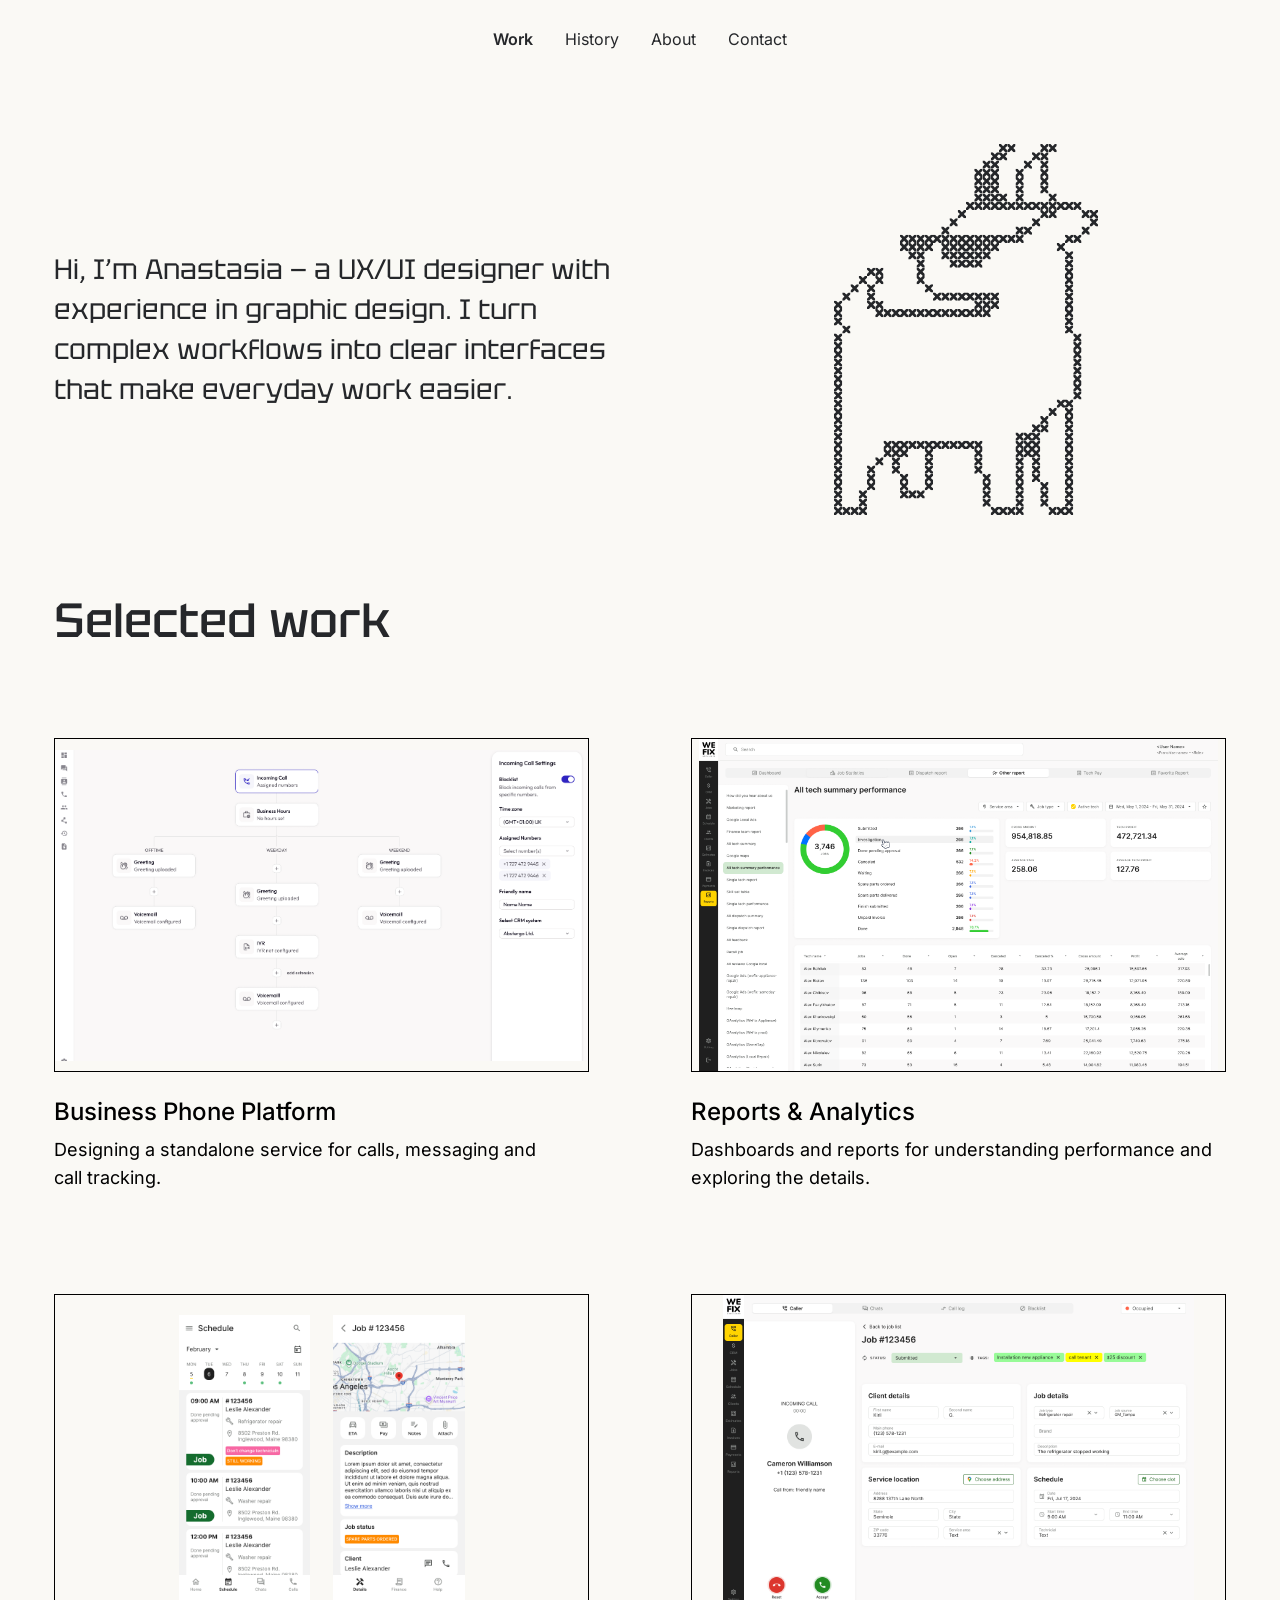
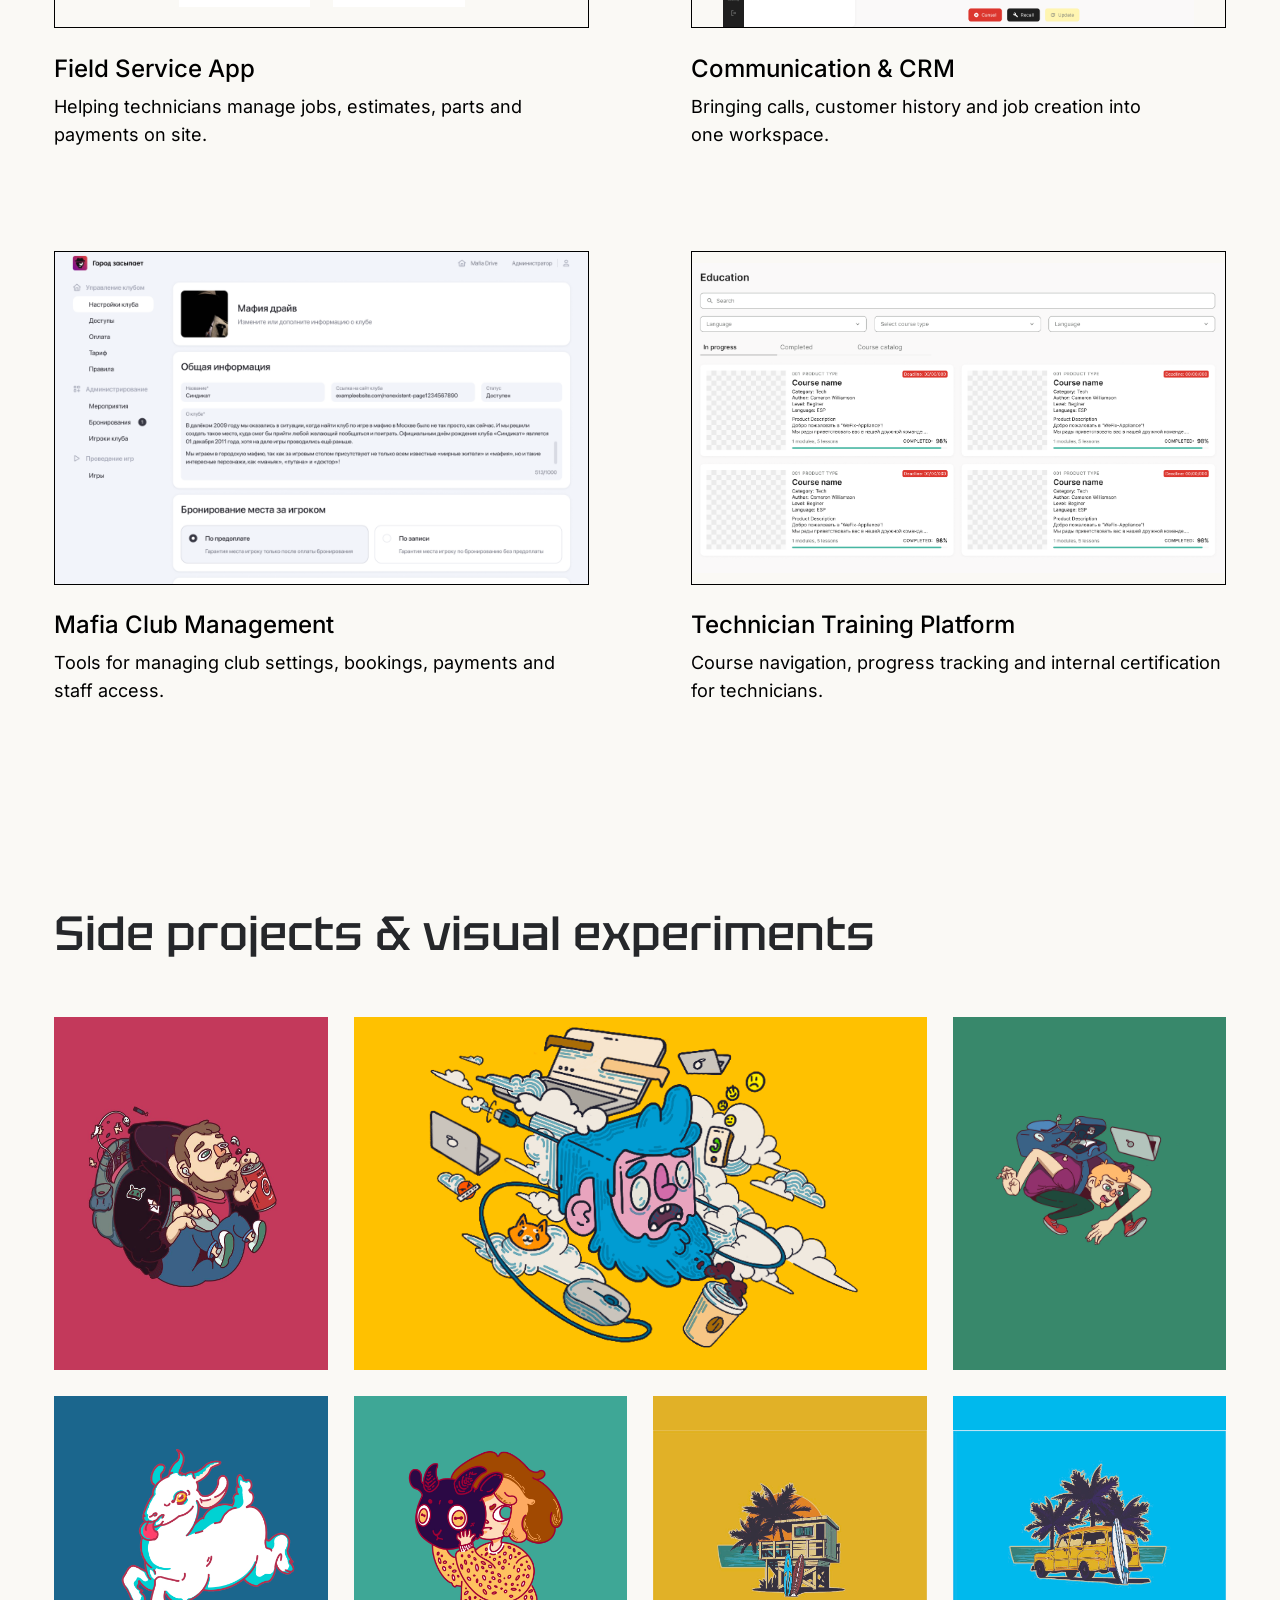
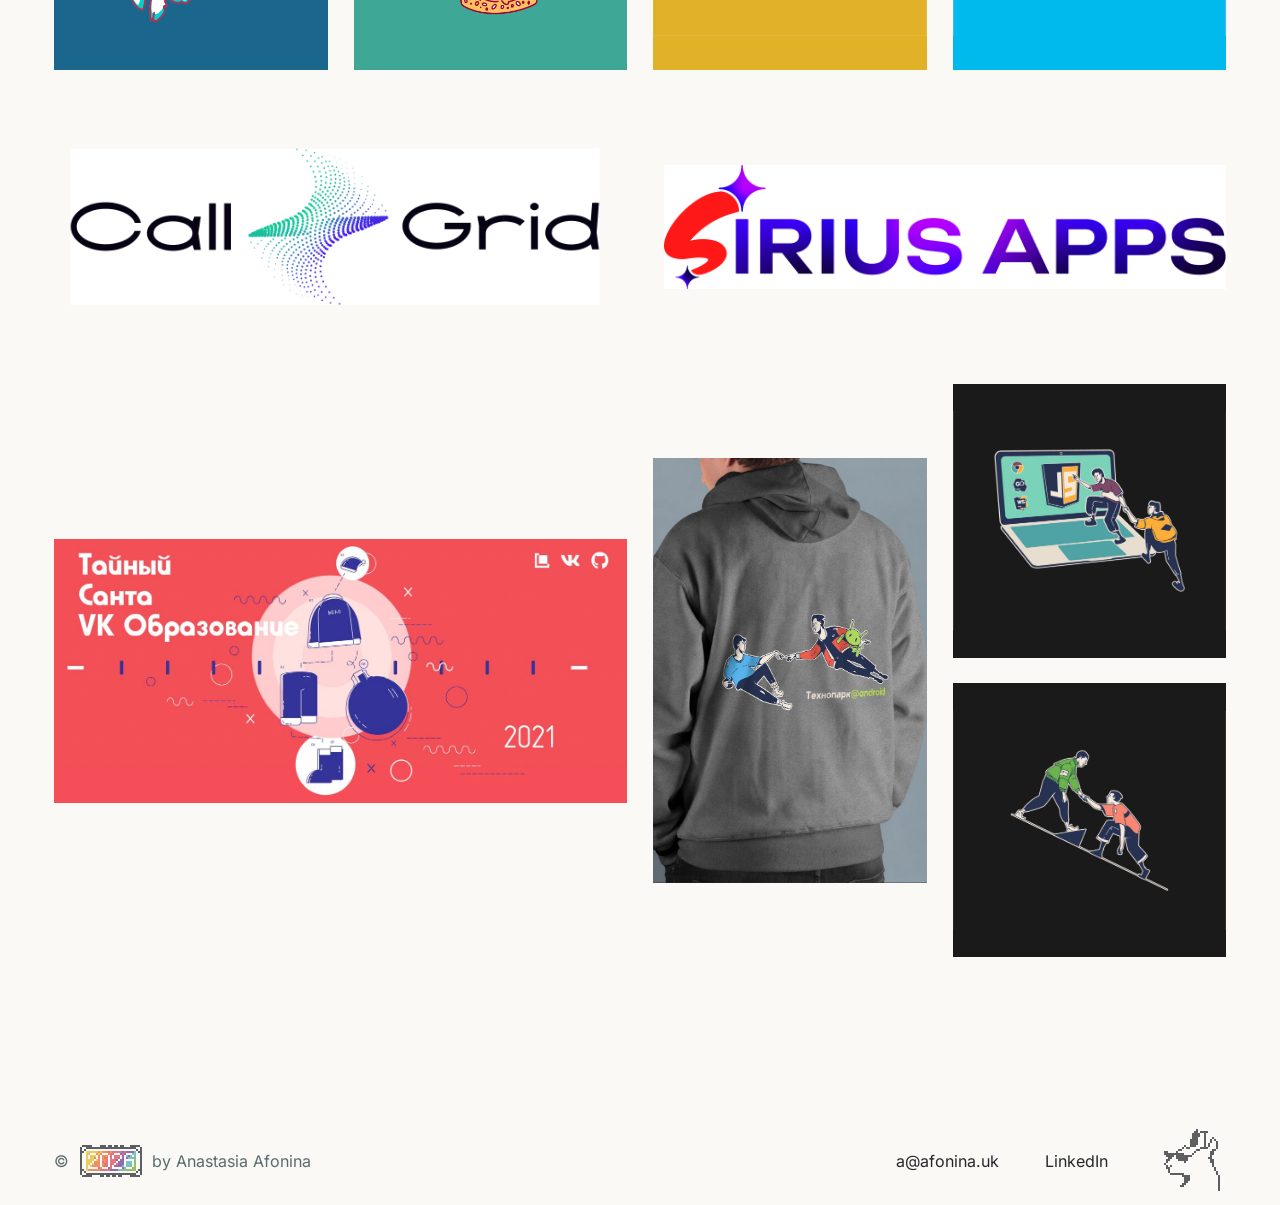
<file: work-grid.html>
<!doctype html>
<html lang="en"><head><meta charset="utf-8"><meta name="viewport" content="width=device-width,initial-scale=1"><script src="page-loading.js?v=progressive-media-1" async></script><script src="hover-input.js" defer></script><title>Selected work — grid view · Anastasia Afonina</title><meta name="description" content="Anastasia Afonina’s UX/UI and graphic design portfolio. Selected B2B, B2C and internal products, and visual experiments."><link rel="stylesheet" href="assets/fonts.css"><link rel="stylesheet" href="home.css"><link rel="stylesheet" href="navigation.css?v=mobile-header-2"><script src="site-header.js" defer></script><link rel="stylesheet" href="project-patterns.css"><link rel="stylesheet" href="cross-grid.css"><link rel="icon" type="image/svg+xml" href="data:image/svg+xml,%3Csvg xmlns='http://www.w3.org/2000/svg' viewBox='0 0 32 32'%3E%3Crect width='32' height='32' fill='%236b7d7d'/%3E%3Ctext x='7' y='24' font-family='monospace' font-size='24' fill='%23faf9f5'%3Ea%3C/text%3E%3C/svg%3E"><link rel="stylesheet" href="footer-links.css"><link rel="stylesheet" href="link-hover-motion.css"><link rel="stylesheet" href="experiments-gallery.css"><link rel="stylesheet" href="case-lightbox.css"><link rel="stylesheet" href="hero-goat.css"><link rel="modulepreload" href="hero-goat-frames-v17.js"><script type="module" src="hero-goat.js"></script><link rel="stylesheet" href="work-cards.css"><link rel="stylesheet" href="work-grid.css"><link rel="stylesheet" href="secondary-actions.css"><link rel="stylesheet" href="typography.css?v=880ba53a"><link rel="stylesheet" href="pixel-blocks.css?v=progressive-media-1"><script src="pixel-blocks.js?v=progressive-media-1" defer></script></head>
<body class="work-grid-view"><a class="skip" href="#main">Skip to content</a>
<header class="site-header"><nav aria-label="Main navigation"><a data-menu="work" href="#selected-work" aria-current="page"><span class="nav-label">Work<span class="nav-decoration" aria-hidden="true"><img class="menu-bracket menu-bracket-left" src="assets/menu-refresh/work-left.svg" width="8.66775" height="21.6619" alt="" aria-hidden="true"><img class="menu-bracket menu-bracket-right" src="assets/menu-refresh/work-right.svg" width="8.68338" height="21.2635" alt="" aria-hidden="true"></span></span></a><a data-menu="history" href="history.html"><span class="nav-label">History<span class="nav-decoration" aria-hidden="true"><img class="menu-bracket menu-bracket-left" src="assets/menu-refresh/history-left.svg" width="8.66775" height="21.6619" alt="" aria-hidden="true"><img class="menu-bracket menu-bracket-right" src="assets/menu-refresh/history-right.svg" width="8.68338" height="21.2635" alt="" aria-hidden="true"></span></span></a><a data-menu="about" href="about.html"><span class="nav-label">About<span class="nav-decoration" aria-hidden="true"><img class="menu-bracket menu-bracket-left" src="assets/menu-refresh/about-left.svg" width="8.66775" height="21.6619" alt="" aria-hidden="true"><img class="menu-bracket menu-bracket-right" src="assets/menu-refresh/about-right.svg" width="8.68338" height="21.2635" alt="" aria-hidden="true"></span></span></a><a data-menu="contact" href="contact.html"><span class="nav-label">Contact<span class="nav-decoration" aria-hidden="true"><img class="menu-bracket menu-bracket-left" src="assets/menu-refresh/contact-left.svg" width="8.66775" height="21.6619" alt="" aria-hidden="true"><img class="menu-bracket menu-bracket-right" src="assets/menu-refresh/contact-right.svg" width="8.68338" height="21.2635" alt="" aria-hidden="true"></span></span></a></nav></header>
<main id="main" class="shell">
<section class="hero" aria-label="Introduction"><div class="hero-content"><h1>Hi, I’m Anastasia — a UX/UI designer with experience in graphic design. I turn complex workflows into clear interfaces that make everyday work easier.</h1><div class="hero-art"><button class="hero-goat" type="button" aria-label="Play the goat dance"><img class="hero-goat-still" src="assets/goat-glasses.svg" alt="" width="264" height="371.25"><span class="hero-goat-motion" aria-hidden="true"></span></button></div></div></section>
<section id="selected-work" class="selected" aria-labelledby="selected-title"><h2 id="selected-title">Selected work</h2><div class="projects work-pairs"><a class="project project-callgrid" href="business-phone.html" aria-labelledby="title-callgrid"><div class="project-visual"><div class="project-image" style="--image-ratio:565.5947265625/328.9847412109375"><span class="grid-cover-crop"><img src="assets/project-callgrid.png" alt="CallGrid visual call-flow editor" loading="lazy" decoding="async"></span></div></div><div class="project-copy"><h3 id="title-callgrid">Business Phone Platform</h3><p>Designing a standalone service for calls, messaging and call tracking.</p></div></a><a class="project project-reports" href="reports-analytics.html" aria-labelledby="title-reports"><div class="project-visual"><div class="project-image" style="--image-ratio:364/234.359375"><span class="grid-cover-crop"><img src="assets/project-reports.png" alt="WeFix performance dashboard and reporting interface" loading="lazy" decoding="async"></span></div></div><div class="project-copy"><h3 id="title-reports">Reports &amp; Analytics</h3><p>Dashboards and reports for understanding performance and exploring the details.</p></div></a><a class="project project-mobile" href="technician-mobile-app.html" aria-labelledby="title-mobile"><div class="project-visual"><div class="project-image mobile-screen-pair"><img src="assets/project-mobile.png" width="360" height="800" alt="Technician’s daily schedule" loading="lazy" decoding="async"><img src="assets/project-mobile-details.png" width="720" height="1600" alt="Job details with the service location and actions" loading="lazy" decoding="async"></div></div><div class="project-copy"><h3 id="title-mobile">Field Service App</h3><p>Helping technicians manage jobs, estimates, parts and payments on site.</p></div></a><a class="project project-crm" href="communication-crm.html" aria-labelledby="title-crm"><div class="project-visual"><div class="project-image" style="--image-ratio:2880/2048"><span class="grid-cover-crop"><img src="assets/project-crm.png" alt="WeFix customer details and repair booking workspace" loading="lazy" decoding="async"></span></div></div><div class="project-copy"><h3 id="title-crm">Communication &amp; CRM</h3><p>Bringing calls, customer history and job creation into one workspace.</p></div></a><a class="project project-city" href="mafia-club.html" aria-labelledby="title-city"><div class="project-visual"><div class="project-image" style="--image-ratio:556.322265625/330.31658935546875"><span class="grid-cover-crop"><img src="assets/project-city.png" alt="The City Sleeps club owner settings workspace" loading="lazy" decoding="async"></span></div></div><div class="project-copy"><h3 id="title-city">Mafia Club Management</h3><p>Tools for managing club settings, bookings, payments and staff access.</p></div></a><a class="project project-academy" href="tech-training.html" aria-labelledby="title-academy"><div class="project-visual"><div class="project-image" style="--image-ratio:382.595703125/221.94265747070312"><span class="grid-cover-crop"><img src="assets/project-academy.png" alt="Academy education and course management interface" loading="lazy" decoding="async"></span></div></div><div class="project-copy"><h3 id="title-academy">Technician Training Platform</h3><p>Course navigation, progress tracking and internal certification for technicians.</p></div></a></div></section>
<section class="experiments" aria-labelledby="experiments-title">
<h2 id="experiments-title">Side projects &amp; visual experi&shy;ments</h2>
<div class="experiments-gallery" data-source-section="416:39302">
<figure class="experiment " data-source-node="296:1218"><a class="case-image-link" href="assets/experiments/296-1218.png" aria-label="Open image: Character illustration on a red background"><span class="experiment-viewport"><img src="assets/experiments/296-1218.png" width="1041" height="1280" alt="Character illustration on a red background" loading="lazy" decoding="async"></span></a></figure>
<figure class="experiment experiment-wide" data-source-node="296:1220"><a class="case-image-link" href="assets/experiments/296-1220.png" aria-label="Open image: Music and technology illustration on a yellow background"><span class="experiment-viewport"><img src="assets/experiments/296-1220.png" width="665" height="500" alt="Music and technology illustration on a yellow background" loading="lazy" decoding="async"></span></a></figure>
<figure class="experiment " data-source-node="296:1219"><a class="case-image-link" href="assets/experiments/296-1219.png" aria-label="Open image: Character illustration on a green background"><span class="experiment-viewport"><img src="assets/experiments/296-1219.png" width="2772" height="3104" alt="Character illustration on a green background" loading="lazy" decoding="async"></span></a></figure>
<figure class="experiment " data-source-node="296:1221"><a class="case-image-link" href="assets/experiments/296-1221.png" aria-label="Open image: White dragon illustration on a blue background"><span class="experiment-viewport"><img src="assets/experiments/296-1221.png" width="2048" height="2048" alt="White dragon illustration on a blue background" loading="lazy" decoding="async"></span></a></figure>
<figure class="experiment " data-source-node="296:1224"><a class="case-image-link" href="assets/experiments/296-1224.png" aria-label="Open image: Character holding a creature on a teal background"><span class="experiment-viewport"><img src="assets/experiments/296-1224.png" width="2048" height="2048" alt="Character holding a creature on a teal background" loading="lazy" decoding="async"></span></a></figure>
<figure class="experiment " data-source-node="296:1222"><a class="case-image-link" href="assets/experiments/296-1222.png" aria-label="Open image: Tropical house illustration"><span class="experiment-viewport"><img src="assets/experiments/296-1222.png" width="1025" height="769" alt="Tropical house illustration" loading="lazy" decoding="async"></span></a></figure>
<figure class="experiment " data-source-node="296:1223"><a class="case-image-link" href="assets/experiments/296-1223.png" aria-label="Open image: Tropical van illustration"><span class="experiment-viewport"><img src="assets/experiments/296-1223.png" width="1025" height="769" alt="Tropical van illustration" loading="lazy" decoding="async"></span></a></figure>
<div class="experiment-logos">
<figure class="experiment " data-source-node="308:525"><a class="case-image-link" href="assets/experiments/308-525.png" aria-label="Open image: CallGrid logo design"><span class="experiment-viewport"><img src="assets/experiments/308-525.png" width="1220" height="466" alt="CallGrid logo design" loading="lazy" decoding="async"></span></a></figure>
<figure class="experiment " data-source-node="308:528"><a class="case-image-link" href="assets/experiments/308-528.png" aria-label="Open image: Sirius Apps logo design"><span class="experiment-viewport"><img src="assets/experiments/308-528.png" width="1168" height="346" alt="Sirius Apps logo design" loading="lazy" decoding="async"></span></a></figure>
</div>
<figure class="experiment experiment-wide" data-source-node="296:1204"><a class="case-image-link" href="assets/experiments/296-1204.png" aria-label="Open image: VK Education Secret Santa artwork, 2021"><span class="experiment-viewport"><img src="assets/experiments/296-1204.png" width="1280" height="589" alt="VK Education Secret Santa artwork, 2021" loading="lazy" decoding="async"></span></a></figure>
<figure class="experiment " data-source-node="296:1206"><a class="case-image-link" href="assets/side-projects/hoodie-fabric-shadows.webp" aria-label="Open image: Illustrated hoodie mock-up"><span class="experiment-viewport"><img src="assets/side-projects/hoodie-fabric-shadows-792.webp" srcset="assets/side-projects/hoodie-fabric-shadows-792.webp 1x, assets/side-projects/hoodie-fabric-shadows.webp 2x" width="792" height="1231" alt="Illustrated hoodie mock-up" loading="lazy" decoding="async"></span></a></figure>
<div class="experiment experiment-stack">
<figure class="experiment " data-source-node="296:1209"><a class="case-image-link" href="assets/experiments/296-1209.png" aria-label="Open image: Illustration of people working with a laptop"><span class="experiment-viewport"><img src="assets/experiments/296-1209.png" width="1280" height="1023" alt="Illustration of people working with a laptop" loading="lazy" decoding="async"></span></a></figure>
<figure class="experiment " data-source-node="296:1210"><a class="case-image-link" href="assets/experiments/296-1210.png" aria-label="Open image: Illustration of climbers helping each other"><span class="experiment-viewport"><img src="assets/experiments/296-1210.png" width="1280" height="1023" alt="Illustration of climbers helping each other" loading="lazy" decoding="async"></span></a></figure>
</div></div></section>
</main><footer class="site-footer shell"><div class="copyright"><span>©</span><img src="assets/home-footer-1.svg" alt="2026"><span>by Anastasia Afonina</span></div><a class="email footer-link" href="mailto:a@afonina.uk"><span class="footer-link-label">a@afonina.uk</span><span class="footer-link-decoration" aria-hidden="true"><img class="footer-link-underline" src="assets/menu-refresh/footer-email-line.svg" width="103.714" height="4.38455" alt="" aria-hidden="true"><img class="footer-link-spark" src="assets/menu-refresh/footer-email-spark.svg" width="25.9267" height="17.3299" alt="" aria-hidden="true"></span></a><a class="linkedin footer-link" href="https://www.linkedin.com/in/a-afonina" target="_blank" rel="noopener noreferrer"><span class="footer-link-label">LinkedIn</span><span class="footer-link-decoration" aria-hidden="true"><img class="footer-link-underline" src="assets/menu-refresh/footer-linkedin-line.svg" width="64.8349" height="4.38064" alt="" aria-hidden="true"><img class="footer-link-spark" src="assets/menu-refresh/footer-linkedin-spark.svg" width="12.9658" height="12.9978" alt="" aria-hidden="true"></span></a><a class="back-top" href="#main" aria-label="Back to top"><img src="assets/footer-goat.svg" width="72" height="72" alt=""></a></footer><script src="project-patterns.js" type="module"></script><script src="case-lightbox.js" defer></script><script src="footer-goat-turn-frames.js" defer></script><script src="footer-goat-turn.js" defer></script></body></html>
</file>
<file: assets/fonts.css>
@font-face {
  font-family: 'Inter';
  font-style: normal;
  font-weight: 400;
  font-display: swap;
  src: url(./inter-0.woff2) format('truetype');
}
@font-face {
  font-family: 'Inter';
  font-style: normal;
  font-weight: 500;
  font-display: swap;
  src: url(./inter-1.woff2) format('truetype');
}
@font-face {
  font-family: 'Inter';
  font-style: normal;
  font-weight: 600;
  font-display: swap;
  src: url(./inter-2.woff2) format('truetype');
}
@font-face {
  font-family: 'Inter';
  font-style: normal;
  font-weight: 700;
  font-display: swap;
  src: url(./inter-bold.ttf) format('truetype');
}

@font-face {
  font-family: 'Tektur';
  font-style: normal;
  font-weight: 400;
  font-stretch: normal;
  font-display: swap;
  src: url(./tektur-0.woff2) format('truetype');
}
@font-face {
  font-family: 'Tektur';
  font-style: normal;
  font-weight: 500;
  font-stretch: normal;
  font-display: swap;
  src: url(./tektur-1.woff2) format('truetype');
}
@font-face {
  font-family: 'Tektur';
  font-style: normal;
  font-weight: 600;
  font-stretch: normal;
  font-display: swap;
  src: url(./tektur-2.woff2) format('truetype');
}
</file>
<file: home.css>
:root{--page:#faf9f5;--ink:#25272a;--body-font:Inter,Arial,sans-serif;--display-font:Tektur,monospace;--page-width:1152px;--focus:#566d6b}
*{box-sizing:border-box}html{scroll-behavior:smooth}body{margin:0;background:var(--page);color:var(--ink);font-family:var(--body-font);font-size:16px}a{color:inherit;text-decoration:none}a:hover:where([data-hover-input] *){text-decoration:underline;text-underline-offset:4px}a:focus-visible{outline:2px solid var(--focus);outline-offset:6px}.skip{position:fixed;top:-80px;left:16px;z-index:10;background:var(--page);padding:12px}.skip:focus{top:12px}.shell,.site-header{--shell-span:round(down,min(80%,var(--page-width)),4px);width:var(--shell-span);max-width:var(--page-width);margin-left:round(down,calc((100% - var(--shell-span))/2),2px);margin-right:0}
.site-header{height:74px;display:flex;justify-content:flex-end;padding-top:26px}.site-header nav{display:flex;align-items:flex-start}.site-header nav a{position:relative;display:block;padding:6px 16px;font-size:16px;line-height:20px}.site-header nav a:last-child{padding-right:0;margin-left:4px}.site-header nav a[aria-current]{font-weight:600}
.hero{min-height:660px;padding-top:160px}.hero-content{display:grid;grid-template-columns:minmax(0,560px) 264px;gap:32px;max-width:856px;margin-inline:auto;align-items:start}.hero h1{font:400 24px/36px var(--display-font);margin:70px 0 0}.hero-art{width:264px;height:372px}.hero-art img{display:block}
h2{font:500 40px/52px var(--display-font);margin:0}h3{font:500 24px/30px var(--body-font);margin:0}.projects{--project-gap:round(nearest,clamp(48px,12.5vw,180px),4px);display:grid;grid-template-columns:round(down,calc((100% - var(--project-gap)) * 560 / 972),4px) minmax(0,1fr);column-gap:var(--project-gap)}.project-column{display:flex;flex-direction:column;min-width:0}.project-column-left{padding-top:72px;gap:116px}.project-column-right{gap:168px}.project{padding:24px;min-width:0;filter:drop-shadow(0 0 .4px rgba(149,149,151,.8))}.project-mobile{width:328px;max-width:100%;align-self:center}.project-city{margin-left:4px;margin-right:-4px}.project-academy{margin-top:12px;width:calc(100% + 4px)}.project-image{position:relative;width:100%;aspect-ratio:var(--image-ratio);overflow:hidden}.project-image img{display:block;position:absolute;width:100%;height:100%;object-fit:contain}.project-reports .project-image img{height:158.46%;object-fit:fill;top:0;left:0}.project-crm .project-image img{object-fit:cover}.project-city .project-image img{height:247.21%;width:144.7%;left:-22.35%;top:0;object-fit:fill}.project-academy .project-image img{height:128.43%;width:104.75%;left:-4.75%;top:-8.45%;object-fit:fill}.project-copy{padding:0 8px;margin-top:32px}.project-copy p{font:400 14px/18px var(--body-font);margin:8px 0 0}.experiments{margin-top:184px;min-height:576px}
.site-footer{min-height:74px;display:grid;grid-template-columns:1fr 102px 64px 56px;column-gap:46px;align-items:center;padding-block:8px}.copyright{display:flex;align-items:center;gap:10px;font-size:16px;line-height:20px}.copyright img{display:block;flex:none}.email,.linkedin{font-size:16px;line-height:20px}.linkedin{margin-left:0}.back-top{display:block;margin-left:100px;width:58px;justify-self:end}.back-top img{display:block}.site-footer{grid-template-columns:1fr 102px 64px 156px}
@media(max-width:1100px){.shell,.site-header{--shell-span:round(down,88%,4px)}.hero{min-height:590px;padding-top:130px}.hero-content{max-width:792px;grid-template-columns:minmax(0,1fr) 264px;gap:32px}.hero h1{margin-top:50px;font-size:24px;line-height:36px}.projects{--project-gap:60px;grid-template-columns:round(down,calc((100% - 60px) * 5 / 9),4px) minmax(0,1fr)}.project-column-left{gap:100px}.project-column-right{gap:150px}.project-mobile{width:292px}.project-copy p{font-size:16px;line-height:22px}.project-copy h3{font-size:22px;line-height:28px}.project{padding:18px}.project-city{margin-inline:0}.project-academy{width:100%}.experiments{margin-top:140px;min-height:450px}.site-footer{column-gap:26px;grid-template-columns:1fr 102px 64px 56px}.back-top{margin-left:0}.copyright{font-size:14px;gap:8px}}
@media(max-width:700px){.shell,.site-header{--shell-span:round(down,calc(100% - 40px),4px)}.site-header{height:72px;padding-top:20px;justify-content:center}.site-header nav{width:100%;justify-content:space-between}.site-header nav a{padding:6px 8px;font-size:16px}.site-header nav a:last-child{padding-right:8px;margin-left:0}.hero{min-height:0;padding:74px 0 80px}.hero-content{display:flex;flex-direction:column;gap:36px;align-items:center}.hero h1{margin:0;font-size:22px;line-height:34px;width:100%;max-width:560px}.hero-art{position:relative;align-self:center}h2{font-size:30px;line-height:40px}.projects{display:flex;flex-direction:column;gap:56px;margin-top:44px}.project-column{display:contents}.project{padding:0;filter:none;margin:0;width:100%}.project-callgrid{order:1}.project-reports{order:2}.project-crm{order:3}.project-mobile{order:4;max-width:328px;align-self:center}.project-academy{order:5}.project-city{order:6}.project-copy{margin-top:24px;padding:0 4px}.project-copy h3{font-size:24px;line-height:30px}.project-copy p{font-size:16px;line-height:24px}.experiments{margin-top:100px;min-height:300px}.site-footer{display:flex;flex-wrap:wrap;gap:28px 32px;padding:16px 0 24px}.copyright{width:100%;font-size:14px;gap:10px}.back-top{margin-left:auto}.email,.linkedin{font-size:16px}}
@media(prefers-reduced-motion:reduce){html{scroll-behavior:auto}}

/* Size the pixel SVG directly; animation is drawn frame by frame. */
.goat-scale{display:block;width:264px;height:371.25px}
</file>
<file: navigation.css>
/* States from Figma 389:2283; exact exported bracket assets. */
:is(.site-header,.case-review-header) {
  position:sticky;
  top:0;
  z-index:40;
  background:var(--page,#faf9f5);
}
.site-header {
  /* Extend the background to the viewport edges while keeping the menu on its grid. */
  border-image:linear-gradient(var(--page,#faf9f5) 0 0) fill 0 / 0 / 0 100vmax;
}
html:has(.site-header) {
  scroll-padding-top:calc(var(--site-header-height,80px) + 12px);
}
.skip:focus {z-index:52}
.site-header nav{display:flex;align-items:flex-start;gap:0}
.site-header nav a{position:relative;display:flex;align-items:center;justify-content:center;flex:none;height:36px;padding:7px 16px 9px;color:var(--ink,#25272a);font-size:16px;font-weight:400;line-height:20px;text-align:center;white-space:nowrap;text-decoration:none}
.site-header nav a[data-menu="work"]{width:74px}
.site-header nav a[data-menu="history"]{width:90px}
.site-header nav a[data-menu="about"]{width:80px}
.site-header nav a[data-menu="contact"]{width:94px}
.site-header nav a:last-child{margin-left:0;padding-right:16px}
.site-header nav a[aria-current="page"]{color:#25272a;font-weight:600}
.site-header nav a:hover:where([data-hover-input] *){background-image:none;text-decoration:none}
.site-header nav a:focus-visible{outline-offset:4px}
.nav-label{position:relative;display:inline-block}
.nav-decoration{position:absolute;inset:0;opacity:0;pointer-events:none}
:is(.site-header nav,.case-review-header) a:is(:hover:where([data-hover-input] *),:focus-visible) .nav-decoration{opacity:1}
.nav-decoration .menu-bracket{position:absolute;display:block;max-width:none;top:0}
.nav-decoration .menu-bracket-left{right:calc(100% + 8px)}
.nav-decoration .menu-bracket-right{left:calc(100% + 8px);top:.2px}
@media(max-width:700px){
 .site-header nav{width:auto;max-width:100%;gap:0}
 .site-header nav a{padding-inline:8px;font-size:16px}
 .site-header nav a:last-child{padding-right:8px}
 .site-header nav a[data-menu="work"]{width:58px}
 .site-header nav a[data-menu="history"]{width:74px}
 .site-header nav a[data-menu="about"]{width:64px}
 .site-header nav a[data-menu="contact"]{width:78px}
}

/* Common page edges for the project index, case studies and footer. */
:root{--review-max:1400px;--review-gutter:clamp(20px,4.2vw,80px)}
body .shell,body .case-editorial.shell {
  width:min(var(--review-max),calc(100% - 2 * var(--review-gutter)));
  max-width:none;margin-inline:auto;
}
body:not(.case-page) .site-header {
  width:min(var(--review-max),calc(100% - 2 * var(--review-gutter)));
  max-width:none;margin-inline:auto;height:80px;padding:0;
  align-items:center;justify-content:center;
}
body:not(.case-page) .site-header nav{width:auto;justify-content:center}
.hero .hero-content {
  width:100%;max-width:none;margin:0;
  grid-template-columns:minmax(0,1.12fr) minmax(0,1fr);
  gap:clamp(32px,4vw,64px);align-items:center;
}
main .hero{min-height:0;padding-block:clamp(48px,5vw,80px) clamp(64px,6vw,96px)}
.hero .hero-content h1{max-width:40ch;margin:0;text-wrap:pretty}
.hero .hero-content .hero-art{width:min(100%,420.75px);justify-self:center}
@media(max-width:700px) {
  body:not(.case-page) .site-header{height:68px}
  main .hero{padding-block:40px 52px}
  .hero .hero-content{align-items:flex-start;gap:24px}
  .hero .hero-content .hero-art{align-self:center}
}

/* Reserve the mobile bar before fonts and scripts arrive on every page. */
@media (max-width:760px), (max-width:1000px) and (max-height:600px) and (pointer:coarse) {
  :root { --compact-header-height:max(68px, calc(1.5rem + 24px)); }
  html:has(.site-header) { scroll-padding-top:calc(var(--compact-header-height) + 12px); }
  html body:not(.case-page) header.site-header {
    display:flex;
    flex:none;
    align-items:center;
    justify-content:center;
    width:100%;
    min-height:var(--compact-header-height);
    height:var(--compact-header-height);
    padding:0;
  }
  html body:not(.case-page) header.site-header nav {
    width:max-content;
    max-width:100%;
    flex-wrap:nowrap;
    justify-content:flex-start;
    align-items:center;
    gap:0;
    margin:0;
    transform:none;
    overflow-x:auto;
    scrollbar-width:none;
  }
  .site-header nav::-webkit-scrollbar { display:none; }
  html body:not(.case-page) header.site-header nav a[data-menu] {
    width:auto;
    min-width:44px;
    min-height:44px;
    padding:0 clamp(8px, 2vw, 14px);
    white-space:nowrap;
  }
}
</file>
<file: project-patterns.css>
/* Card geometry, copy and screenshot framing from Figma 357:2939. */
.project{position:relative;isolation:isolate;z-index:0;padding:24px;filter:none}
.project::before{content:"";position:absolute;inset:0;background:var(--page);z-index:1;pointer-events:none}
.project.has-ornament::before{display:none}
.project-visual{container-type:inline-size;position:relative;z-index:2;width:100%;border:2px solid #000;background:var(--page);box-shadow:0 0 .8px #959597cc}
.project-image{aspect-ratio:auto;height:round(nearest,calc(100cqw / (var(--image-ratio))),2px);border-radius:0}
.project-image img{object-fit:cover}
.project-copy{position:relative;z-index:4;margin-top:32px;padding:0 8px;background:var(--page)}
.project-copy h3{font-size:24px;line-height:30px;font-weight:500}
.project-copy p{font-size:14px;line-height:18px;margin-top:8px}
.project-column-left,.project-column-right{gap:0}
.project-mobile{width:328px;margin-top:132px}
.project-city{margin-top:120px}
.project-crm{margin-top:168px}
.project-academy{margin-top:180px}
.experiments{margin-top:200px}

/* Repeating motifs from Figma 365:8943 run above and beside the image.
   Complete 8.25px cells are repositioned on resize, never scaled. */
.project-pattern{position:absolute;top:0;left:0;z-index:5;pointer-events:none}
.project-pattern svg{display:block;overflow:visible}
.project-pattern [data-cross]{opacity:0}
.project.pattern-revealing .project-pattern [data-cross].is-visible{opacity:1}
.project:focus-visible{z-index:2;outline:none}
.project[href]:hover:where([data-hover-input] *){text-decoration:none}
.project[href]:focus-visible .project-visual{outline:2px solid var(--focus);outline-offset:8px}
@media(hover:hover) and (pointer:fine){
  .project:hover:where([data-hover-input] *){z-index:3}
}
@media(prefers-reduced-motion:reduce){
  .project.pattern-revealing .project-pattern [data-cross]{opacity:1}
}
@media(max-width:1100px){
  .project{padding:18px}
  .project-mobile,.project-city{margin-top:104px}
  .project-crm,.project-academy{margin-top:132px}
  .project-copy h3{font-size:22px;line-height:28px}
  .project-copy p{font-size:16px;line-height:22px}
  .experiments{margin-top:140px}
}
@media(max-width:700px){
  .projects{padding-inline:16px;gap:96px;margin-top:96px}
  .project{padding:8px;margin:0}
  .project-mobile{width:100%;max-width:328px}
  .project-copy{margin-top:24px;padding-inline:4px}
  .project-copy h3{font-size:24px;line-height:30px}
  .project-copy p{font-size:16px;line-height:24px}
  .experiments{margin-top:100px}
}
</file>
<file: cross-grid.css>
@import url('stitch-scale.css');

/* Figma uses distinct stitch scales. UI artwork is snapped to a 2px grid;
   the established 8.25px goat and project stitches keep their geometry. */
:root{--cross-size:var(--goat-stitch);--header-cross-size:4px;--footer-cross-size:2px}
.hero-art{width:264px;height:372px;flex-shrink:0}
.goat-scale,.hero-art .goat-scale,.hero-art img{width:264px;height:371.25px;max-width:none;flex-shrink:0}

/* Original footer motifs, now on 2px cells, with compact reference spacing. */
.site-footer{grid-template-columns:minmax(0,1fr) 102px 64px 158px;column-gap:46px;min-height:76px;padding-block:8px;align-items:center}
.copyright{display:flex;gap:10px;font-size:16px;line-height:20px}
.copyright span:first-child{flex:0 0 16px;width:16px}
.copyright img{width:62px;height:32px;max-width:none}
.email{width:102px;flex:none}
.linkedin{width:64px;flex:none}
.back-top{width:72px;height:72px;margin-left:0;justify-self:end}
.back-top img{width:72px;height:72px;max-width:none}
@media(max-width:1100px){
  .site-footer{grid-template-columns:minmax(0,1fr) 102px 64px 72px;column-gap:24px}
  .copyright{font-size:14px;gap:8px}
}
@media(max-width:700px){
  .hero-art{align-self:center;margin-right:0}
  .site-footer{display:flex;flex-wrap:wrap;gap:24px 32px;padding-block:16px 24px}
  .copyright{width:100%;gap:10px}
  .back-top{margin-left:auto}
}
</file>
<file: footer-links.css>
/* Footer link states from Figma 390:2250. Keep the exported stitch geometry;
   only wrapper positions are snapped to the site's 2px spacing grid. */
.site-footer .footer-link {
  position:relative;
  display:inline-block;
  flex:none;
  color:#25272a;
  font-size:16px;
  font-weight:400;
  line-height:20px;
  white-space:nowrap;
  text-decoration:none;
}
.site-footer .footer-link:is(:hover:where([data-hover-input] *),:focus-visible) {
  text-decoration:none;
}
.site-footer .footer-link:focus-visible { outline-offset:8px; }
.footer-link-decoration {
  position:absolute;
  inset:0;
  opacity:0;
  pointer-events:none;
}
.footer-link:is(:hover:where([data-hover-input] *),:focus-visible) .footer-link-decoration {
  opacity:1;
}
.footer-link-decoration :is(img,svg) { position:absolute; display:block; max-width:none; }
.footer-link-underline { left:0; top:24px; }
.footer-link.email .footer-link-spark { left:75.764679px; top:-16.138454px; }
.footer-link.linkedin .footer-link-spark { left:49.714844px; top:-12.996094px; }

/* One reserved box, one visible pose; the native idle remains the fallback. */
.site-footer .back-top {
  position:relative;
  flex:none;
  width:72px;
  height:72px;
}
.site-footer .back-top > img { display:block; width:72px; height:72px; }
.footer-goat-turn { position:absolute;inset:0;display:none;pointer-events:none; }
.footer-goat-turn svg { display:block;width:100%;height:100%; }
.site-footer .back-top.is-turning > img { visibility:hidden; }
.site-footer .back-top.is-turning .footer-goat-turn { display:block; }
</file>
<file: link-hover-motion.css>
/* Finite pixel reveal on the unchanged native Figma SVG assets. */
:is(.site-header nav a,.case-review-header a,.site-footer .footer-link):is(:hover:where([data-hover-input] *),:focus-visible) :is(.menu-bracket,.footer-link-spark){animation:menu-stitch-in 150ms steps(5,end) both,ui-stitch-glitch 112ms steps(1,end) 60ms both}
.footer-link:is(:hover:where([data-hover-input] *),:focus-visible) .footer-link-underline{animation:footer-stitch-in 180ms steps(var(--stitch-count,24),end) both}
.footer-link.linkedin{--stitch-count:15}
@keyframes menu-stitch-in{from{clip-path:inset(0 0 100% 0)}to{clip-path:inset(0)}}
@keyframes footer-stitch-in{from{clip-path:inset(0 100% 0 0)}to{clip-path:inset(0)}}
@keyframes ui-stitch-glitch{0%,30%,60%,100%{opacity:1}45%{opacity:.4}}
@media(prefers-reduced-motion:reduce){
 :is(.site-header nav a,.case-review-header a,.site-footer .footer-link):is(:hover:where([data-hover-input] *),:focus-visible) :is(.menu-bracket,.footer-link-spark,.footer-link-underline){animation:none;clip-path:none;opacity:1}
}
</file>
<file: experiments-gallery.css>
.experiments{min-height:0;margin-bottom:160px}
.experiments-gallery{display:grid;grid-template-columns:repeat(4,minmax(0,1fr));gap:32px 24px;margin-top:56px;align-items:center}
.experiment{min-width:0;margin:0}
.experiment-wide{grid-column:span 2}
.experiment-stack{display:grid;gap:24px;align-content:start}
.experiment .case-image-link{display:block}
.experiment img{display:block;width:100%;height:auto}
.experiment-viewport{display:block;position:relative;overflow:hidden;border-radius:0}
.experiment-logos{grid-column:1/-1;display:grid;grid-template-columns:repeat(2,minmax(0,1fr));align-items:center;gap:48px;margin-block:24px}
@media(max-width:900px){.experiments-gallery{gap:24px 16px}.experiment-stack{gap:16px}.experiment-logos{gap:24px}}
@media(max-width:700px){
 .experiments{margin-bottom:80px}
 .experiments-gallery{grid-template-columns:repeat(2,minmax(0,1fr));gap:24px 16px;margin-top:40px}
 .experiment-wide{grid-column:1/-1}
 .experiment-logos{grid-template-columns:1fr;gap:32px;margin-block:8px}
}

.side-gallery {
  --side-gap:32px;
  display:grid;
  gap:var(--side-gap);
  margin-top:84px;
}
.side-row,.side-stack,.side-pair {
  display:grid;
  gap:var(--side-gap);
  min-width:0;
}
.side-row--merchandise {
  grid-template-columns:repeat(2,minmax(0,1fr));
}
.side-row--callgrid {grid-template-columns:minmax(0,708fr) minmax(0,412fr)}
.side-row--merchandise .side-stack,.side-row--callgrid .side-stack {
  grid-template-rows:repeat(2,minmax(0,1fr));
}
.side-row--sirius,.side-row--illustrations {
  grid-template-columns:minmax(0,264fr) minmax(0,856fr);
}
.side-pair {
  grid-template-columns:minmax(0,341fr) minmax(0,483fr);
  aspect-ratio:856 / 341;
}
.side-tile {
  display:grid;
  min-width:0;
  margin:0;
  aspect-ratio:var(--art-ratio,auto);
  background:var(--art-background,transparent);
}
.side-tile .experiment-viewport {display:block;min-width:0}
.side-row--merchandise .side-stack .side-tile {
  aspect-ratio:auto;
  --art-fit:contain;
}
.side-tile--secret-santa {
  --art-background:#f35057;
  --art-fit:contain;
}
.side-tile img {
  display:block;
  position:absolute;
  inset:auto;
  top:var(--art-top,0%);
  left:var(--art-left,0%);
  width:var(--art-width,100%);
  height:var(--art-height,100%);
  max-width:none;
  object-fit:var(--art-fit,cover);
}
.side-tile a:focus-visible {outline-offset:4px}
.side-video {position:relative;background:#fff}
.side-video-surface {
  position:absolute;
  inset:0;
  display:block;
  width:100%;
  min-width:0;
  padding:0;
  border:0;
  background:transparent;
  cursor:pointer;
}
.side-video video {
  display:block;
  width:100%;
  height:100%;
  object-fit:cover;
}

@media(min-width:701px) {
  .side-row--sirius .side-video,.side-row--illustrations .side-stack .side-tile {
    aspect-ratio:auto;
  }
  .side-row--illustrations .side-stack {
    grid-template-rows:minmax(0,187fr) minmax(0,121.55fr);
  }
}
@media(max-width:700px) {
  .side-row--callgrid,.side-row--sirius,.side-row--illustrations {grid-template-columns:1fr}
  .side-row--callgrid .side-stack,.side-row--sirius .side-stack,.side-row--illustrations .side-stack {
    grid-template-columns:repeat(2,minmax(0,1fr));
    grid-template-rows:auto;
  }
  .side-row--callgrid .side-stack .side-tile {aspect-ratio:412 / 250}
  .side-tile--secret-santa {aspect-ratio:auto}
}
</file>
<file: hero-goat.css>
/* Reserve the entire dance (51 stitch columns) while keeping the resting
   figure on its original 32 × 45 grid, at most 8.25px per stitch. */
.hero-content{grid-template-columns:minmax(0,560px) min(43%,420.75px);max-width:1012px}
.hero .hero-art{position:relative;width:100%;height:auto;aspect-ratio:51/45}
.hero-goat{position:absolute;left:calc(100% * 10 / 51);top:0;width:calc(100% * 32 / 51);height:100%;display:block;appearance:none;border:0;border-radius:0;background:transparent;padding:0;color:inherit;cursor:pointer;-webkit-tap-highlight-color:transparent}
.hero-goat:focus-visible{outline:2px solid var(--focus);outline-offset:4px}
.hero-art .hero-goat-still,.hero-goat-motion{position:absolute;inset:0;width:100%;height:100%;display:block;pointer-events:none}
/* A hidden layer must not paint any descendant, including SVG stitches
   that declare their own visibility. */
.hero-goat .hero-goat-motion{display:none}
.hero-goat[data-playing] .hero-goat-motion{display:block}
.hero-goat[data-playing] .hero-goat-still{display:none}
/* Once moving, the entire swept area remains part of the hover target. */
.hero-goat[data-playing]::after{content:"";position:absolute;inset:0 -28.125% 0 -31.25%}
@media(max-width:700px){.hero .hero-art{width:min(100%,420.75px)}}
</file>
<file: work-cards.css>
/* Scale the finished crop rather than its source image: each dashboard keeps
   its original framing, and the neighbouring copy and stitch grid stay put. */
.project .project-visual{border:0;box-shadow:none;overflow:visible}
.project .project-image{--cover-zoom:1.05;isolation:isolate;transform-origin:center;transition:transform 230ms cubic-bezier(.2,.7,.2,1)}
.project .project-image::after{content:"";position:absolute;inset:0;z-index:1;border:1px solid #000;pointer-events:none;opacity:1;transition:opacity 180ms ease}
@media(hover:hover) and (pointer:fine){
  .project:hover:where([data-hover-input] *) .project-image{transform:scale(var(--cover-zoom))}
  .project:hover:where([data-hover-input] *) .project-image::after{opacity:0}
}
.project:focus-visible .project-image{transform:scale(var(--cover-zoom))}
.project:focus-visible .project-image::after{opacity:0}
.project[href]:focus-visible{outline:2px solid var(--focus);outline-offset:4px}
.project[href]:focus-visible .project-visual{outline:none}
@media(prefers-reduced-motion:reduce){
  .project .project-image,.project .project-image::after{--cover-zoom:1;transition:none}
  .project:is(:hover:where([data-hover-input] *),:focus-visible) .project-image{transform:none}
}
</file>
<file: selected-work501.css>
/* Desktop - 14 / 501:4009. Six cases share a 1152-unit grid.
   Cross frames are the original Figma SVG assets. */
.figma-work{container-type:inline-size}
.figma-work #selected-title{text-align:center}
.figma-work .work-paired-cases {
  --card-x:calc(100cqw * 16 / 1152);--card-y:calc(100cqw * 24 / 1152);
  --copy-gap:calc(100cqw * 32 / 1152);--row-gap:calc(100cqw * 16 / 1152);
  display:grid;grid-template-columns:repeat(2,minmax(0,1fr));
  grid-template-rows:minmax(calc(100cqw * 497 / 1152),auto) minmax(calc(100cqw * 519.766 / 1152),auto) auto;
  gap:0 calc(100cqw * 32 / 1152);align-items:start;
  margin:calc(100cqw * 72 / 1152) 0 0;padding:0;
}
.figma-work .work-paired-cases>.project{box-sizing:border-box;align-self:start;justify-self:start;width:100%;max-width:none;min-width:0;margin:0;padding:var(--card-y) var(--card-x);order:initial}
.figma-work .work-paired-cases>.project-crm{width:99.464286%}
.figma-work .work-paired-cases>.project-mobile{width:99.821429%;margin-left:calc(100cqw / 1152)}
.figma-work .project .project-visual{container-type:normal;width:calc(100cqw * 527.625549 / 1152);max-width:none;overflow:visible;border:0;box-shadow:none;background:transparent;aspect-ratio:527.625549/346.335846}
.figma-work .project .cover-frame{position:absolute;inset:0;display:block;width:100%;height:auto;pointer-events:none;transition:opacity 180ms ease}
.figma-work .project .project-image{position:absolute;left:1.480742%;top:2.213986%;width:97.038515%;height:95.572553%;aspect-ratio:512/331;overflow:hidden;border:0;background:white;transform-origin:center;transition:transform 230ms cubic-bezier(.2,.7,.2,1)}
.figma-work .project .project-image::after{content:none}
.figma-work .project-crm .project-visual{margin-left:calc(100cqw * -1.312775 / 1152)}
.figma-work .project .project-copy{width:100%;margin:var(--copy-gap) 0 0;padding:0 8px}
.figma-work .project .project-copy h3{font:500 24px/29px var(--body-font)}
.figma-work .project .project-copy p{font:400 var(--type-14,.875rem)/1.25rem var(--body-font);margin:8px 0 0}
.figma-work .project-callgrid .project-image img,.figma-work .project-crm .project-image img{inset:0;width:100%;height:100%;object-fit:cover}
.figma-work .project-reports .project-image img{width:100%;height:158.46%;top:0;left:0;object-fit:fill}
.figma-work .project-city .project-image img{width:144.7%;height:247.21%;top:0;left:-22.35%;object-fit:fill}
.figma-work .project-academy .project-image img{width:100%;height:100.67%;top:0;left:0;object-fit:fill}
.figma-work .project-mobile .project-visual{display:flex;justify-content:space-between;width:100%;aspect-ratio:527/346.335846}
.figma-work .phone-window{display:block;position:relative;width:31.287171%;aspect-ratio:164.883392/346.335846}
.figma-work .project .phone-window .project-image{left:4.063004%;top:2.085450%;width:91.87445%;height:95.572553%;aspect-ratio:151.48570/331;background:transparent}
.figma-work .project .phone-window .project-image img{position:absolute;inset:0;width:100%;height:100%;object-fit:fill}
@media(hover:hover) and (pointer:fine){.figma-work .project:hover:where([data-hover-input] *) .cover-frame{opacity:0}}
.figma-work .project:focus-visible .cover-frame{opacity:0}
@media(min-width:701px) and (max-width:1000px){
  .figma-work .project .project-copy{padding-inline:4px}
  .figma-work .project .project-copy h3{font-size:20px;line-height:26px}
  .figma-work .work-paired-cases{grid-template-rows:none;row-gap:48px}
}
@media(max-width:700px){
  .figma-work .work-paired-cases{--card-x:4px;--card-y:4px;--copy-gap:20px;grid-template-columns:minmax(0,1fr);grid-template-rows:none;gap:56px;margin-top:40px}
  .figma-work .work-paired-cases>.project{width:100%;margin:0}
  .figma-work .project .project-visual{width:100%}
  .figma-work .project .project-copy{padding-inline:0}
  .figma-work .project .project-copy h3{font-size:22px;line-height:28px}
}
@media(prefers-reduced-motion:reduce){.figma-work .project .project-image,.figma-work .cover-frame{transition:none}}

/* Symmetric media insets and native-size stitches at every breakpoint. */
.figma-work .work-paired-cases>.project{width:100%;margin-left:0}
.figma-work .project .project-visual{margin-inline:auto;max-width:100%}
.figma-work .project .project-visual .cover-frame{width:100%;height:100%}
.figma-work .project .project-image,
.figma-work .project .phone-window .project-image{
  inset:var(--frame-cell,8.25px);width:auto;height:auto;aspect-ratio:auto;
}
.figma-work .project-mobile .project-visual{align-items:center}
.figma-work .phone-window{flex:none}
</file>
<file: home-layout.css>
/* Homepage introduction positions from Desktop - 14, Figma 501:4009.
   Keep the approved goat player and its complete dance envelope intact. */
.home-frame501 { --home-unit:min(calc(100vw / 1440),calc(1400px / 1152)); }
.home-frame501 main :is(.hero,.figma-work) { width:min(100%,80vw,1400px);margin-inline:auto; }
.home-frame501 main .hero { min-height:calc(653.172 * var(--home-unit));padding:calc(81.309 * var(--home-unit)) 0 0; }
.home-frame501 .hero .hero-content { display:grid;grid-template-columns:repeat(2,minmax(0,1fr));gap:calc(32 * var(--home-unit));align-items:start; }
.home-frame501 .hero .hero-content h1 { max-width:560.461px;margin:calc(142.023 * var(--home-unit)) 0 0;font-size:28px;line-height:43px;text-wrap:wrap; }
.home-frame501 .hero .hero-content .hero-art { width:min(420.75px,calc(420.75 * var(--home-unit)));justify-self:end;align-self:start; }
@media(min-width:701px) and (max-width:1000px) {
  .home-frame501 main :is(.hero,.figma-work){width:100%}
  .home-frame501 main .hero { min-height:0;padding:64px 0 112px; }
  .home-frame501 .hero .hero-content { grid-template-columns:minmax(0,1.4fr) minmax(0,1fr);gap:24px;align-items:center; }
  .home-frame501 .hero .hero-content h1 { margin:0;font-size:24px;line-height:36px; }
  .home-frame501 .hero .hero-content .hero-art { width:100%;align-self:center; }
}
@media(max-width:700px) {
  .home-frame501 main :is(.hero,.figma-work){width:100%}
  .home-frame501 main .hero { min-height:0;padding:40px 0 64px; }
  .home-frame501 .hero .hero-content { display:flex;flex-direction:column;align-items:flex-start;gap:32px; }
  .home-frame501 .hero .hero-content h1 { width:100%;margin:0;font-size:22px;line-height:34px; }
  .home-frame501 .hero .hero-content .hero-art { width:min(100%,420.75px);align-self:center; }
}
</file>
<file: secondary-actions.css>
/* Figma 520:4235: Regular → Semibold on hover/focus → Medium when pressed.
   Reserve the widest label so weight changes do not move nearby controls. */
.secondary-action.secondary-action{
  position:relative;display:inline-grid;grid-template-areas:"label";
  align-items:center;min-width:0;min-height:44px;padding:7px 16px 9px;
  border:0;border-radius:0;background:transparent;color:inherit;
  font:400 16px/20px var(--body-font,Inter,sans-serif);
  text-decoration:none;cursor:pointer;
}
.secondary-action>.secondary-label,
.secondary-action::after{grid-area:label;min-width:0;text-align:inherit}
.secondary-action::after{
  content:attr(data-secondary-label);font-weight:600;visibility:hidden;pointer-events:none;
}
.secondary-action.secondary-action:is(:hover:where([data-hover-input] *),:focus-visible){font-weight:600;text-decoration:none;color:inherit;background:transparent}
.secondary-action.secondary-action:active{font-weight:500}
.secondary-action:focus-visible{outline:2px solid var(--focus,#6b7d7d);outline-offset:2px}
.case-lightbox-close.secondary-action{min-height:48px;padding:12px 16px}
.case-lightbox-close.secondary-action>.secondary-label{display:inline-flex;gap:12px;align-items:center}
.case-lightbox-close.secondary-action::after{padding-right:36px}
.case-lightbox-close.secondary-action:is(:hover:where([data-hover-input] *),:focus-visible,:active){color:inherit}
.case-lightbox-close.secondary-action:focus-visible{outline-color:currentColor}
@media(max-width:600px){.case-lightbox-close.secondary-action{min-height:44px;padding:10px 12px}}

/* Native 4.33377px menu stitches, arranged into functional icons. */
.ui-stitch-icon{display:block;flex:none;color:var(--ink,#25272a);pointer-events:none;overflow:visible}
.case-review-back.secondary-action>.secondary-label{display:inline-flex;align-items:center;gap:8px}
.case-review-back.secondary-action::after{padding-inline-start:28px}
.review-nav-arrow{display:flex;align-items:center;justify-content:center}
.case-lightbox-close .ui-stitch-icon{color:inherit}
.ui-stitch-icon path{transition:fill 120ms steps(2,end)}
:is(a,button):is(:hover:where([data-hover-input] *),:focus-visible) .ui-stitch-icon path{
  fill:var(--stitch-color);
  animation:ui-stitch-glitch 112ms steps(1,end) calc(var(--stitch-order)*8ms) both;
}
.review-project-nav .review-nav-card .review-nav-arrow path{transition:none;animation:none}
@media(prefers-reduced-motion:reduce){
  .ui-stitch-icon path{transition:none}
  :is(a,button):is(:hover:where([data-hover-input] *),:focus-visible) .ui-stitch-icon path{animation:none}
}
</file>
<file: home-grid517.css>
/* Desktop 15 / Figma 517:7870. Layout uses a 4px spacing grid.
   The 16px shell increment keeps both columns and the three-phone layout
   on that grid. Native stitch and illustration geometry is not stretched. */
body.home-frame501{--home-content-width:min(1408px,round(down,80vw,16px))}
body.home-frame501 :is(main.shell,.site-header,.site-footer){
  width:var(--home-content-width);max-width:none;
}
body.home-frame501 :is(main.shell,.site-footer){
  margin-left:round(nearest,calc((100% - var(--home-content-width))/2),4px);margin-right:0;
}
body.home-frame501 .site-header{height:72px;margin-inline:auto;padding:20px 0 0;align-items:flex-start;justify-content:center}
body.home-frame501 .site-header nav{gap:4px;align-items:center}
body.home-frame501 .site-header nav a{height:36px;padding-block:8px}
body.home-frame501 .site-header [data-menu="work"]{width:76px}
body.home-frame501 .site-header [data-menu="history"]{width:88px}
body.home-frame501 .site-header [data-menu="about"]{width:80px}
body.home-frame501 .site-header [data-menu="contact"]{width:96px}
.home-frame501 main :is(.hero,.figma-work){width:100%;margin-inline:0}
.home-frame501 main .hero{min-height:652px;padding:124px 0 0}
.home-frame501 .hero .hero-content{grid-template-columns:minmax(0,1fr) minmax(0,calc((100% - var(--goat-track-gap)) * var(--goat-track-share)));gap:var(--goat-track-gap);align-items:start}
.home-frame501 .hero .hero-content h1{max-width:560px;margin:140px 0 0;font-size:28px;line-height:44px}
.home-frame501 .hero .hero-content .hero-art{width:min(100%,var(--goat-stage-max));align-self:start;justify-self:end}
.home-frame501 .hero-goat{height:auto;aspect-ratio:32/45}
.home-frame501 .figma-work .work-paired-cases{
  --copy-gap:20px;grid-template-rows:none;grid-auto-rows:auto;
  gap:60px 32px;margin-top:72px;
}
.home-frame501 .figma-work .work-paired-cases>.project{
  width:100%;margin:0;padding:24px 16px 12px;align-self:start;
}
.home-frame501 .figma-work .project .project-copy{margin-top:var(--copy-gap);padding:0}
.home-frame501 .figma-work .project .project-copy h3{font-size:24px;line-height:32px}
.home-frame501 .figma-work .project .project-copy p{
  max-width:52ch;margin-top:8px;text-wrap:pretty;
}
.home-frame501 .figma-work .project .project-image,
.home-frame501 .figma-work .project .phone-window .project-image{
  inset:var(--frame-inset-y,var(--frame-cell,8.25px)) var(--frame-inset-x,var(--frame-cell,8.25px));
}
.home-frame501 .experiments{margin-top:160px;margin-bottom:120px}
.home-frame501 .site-footer{grid-template-columns:minmax(0,1fr) 104px 64px 152px;column-gap:48px;padding-block:8px}
.home-frame501 .copyright{gap:12px}
.home-frame501 .site-footer .email{justify-self:end}
@media(min-width:701px) and (max-width:1000px){
 body.home-frame501{--home-content-width:round(down,calc(100% - 64px),16px)}
 .home-frame501 main .hero{min-height:0;padding:64px 0 96px}
 .home-frame501 .hero .hero-content{align-items:center}
 .home-frame501 .hero .hero-content h1{margin:0;font-size:24px;line-height:36px}
 .home-frame501 .hero .hero-content .hero-art{align-self:center}
 .home-frame501 .figma-work .work-paired-cases{--copy-gap:16px;gap:48px 32px;margin-top:48px}
 .home-frame501 .figma-work .work-paired-cases>.project{padding:16px 8px}
 .home-frame501 .figma-work .project .project-copy h3{font-size:20px;line-height:28px}
 .home-frame501 .site-footer{grid-template-columns:minmax(0,1fr) 104px 64px 72px;column-gap:24px}
}
@media(max-width:700px){
 body.home-frame501{--home-content-width:round(down,calc(100% - 40px),16px)}
 body.home-frame501 .site-header{height:64px;padding-top:16px}
 body.home-frame501 .site-header [data-menu="work"]{width:60px}
 body.home-frame501 .site-header [data-menu="history"]{width:76px}
 body.home-frame501 .site-header [data-menu="about"]{width:64px}
 body.home-frame501 .site-header [data-menu="contact"]{width:80px}
 .home-frame501 main .hero{min-height:0;padding:40px 0 64px}
 .home-frame501 .hero .hero-content{display:flex;flex-direction:column;align-items:flex-start;gap:32px}
 .home-frame501 .hero .hero-content h1{margin:0;font-size:24px;line-height:36px}
 .home-frame501 .hero .hero-content .hero-art{align-self:center}
 .home-frame501 h2{font-size:32px;line-height:40px}
 .home-frame501 .figma-work .work-paired-cases{--copy-gap:16px;gap:56px;margin-top:40px}
 .home-frame501 .figma-work .work-paired-cases>.project{padding:4px 4px 12px}
 .home-frame501 .figma-work .project .project-copy h3{font-size:24px;line-height:32px}
 .home-frame501 .experiments{margin-top:128px;margin-bottom:80px}
}
</file>
<file: typography.css>
/* Shared type scale. Rem units respect the reader's preferred font size. */
:root {
  --ink:#25272a;
  --caption-color:#596c6c;
  --body-font:Inter,Arial,sans-serif;
  --display-font:Tektur,monospace;
  --type-14:.875rem;
  --type-16:1rem;
  --type-18:1.125rem;
  --type-20:1.25rem;
  --type-24:1.5rem;
  --type-28:1.75rem;
  --type-32:2rem;
  --type-48:3rem;
  --type-body:var(--type-16);
  --type-body-leading:1.5;
  --type-card:var(--type-24);
  --type-section:var(--type-28);
  --type-section-leading:1.285714;
  --type-feature:clamp(1.5rem, calc(.75rem + 4.5vw), var(--type-48));
  --type-feature-leading:1.166667;
  --type-display:clamp(2rem, calc(1.5rem + 2vw), var(--type-48));
  --type-display-leading:1.166667;
  --type-metric:var(--type-48);
}
body { color:var(--ink); font-size:var(--type-body); font-weight:400; line-height:var(--type-body-leading); }
body :is(h1,h2,h3,p,li,dt,dd,figcaption) { overflow-wrap:break-word; }

/* Navigation and supporting information share the same readable size. */
body .site-header nav a,
.case-review-header,
.case-review-header :is(a.case-review-back,.case-review-links a),
.secondary-action.secondary-action,
body .site-footer :is(.footer-link,.copyright),
.case-review :is(.case-eyebrow,.story-label,.review-fact-label),
.case-source .source-note,
.case-story .story-facts .story-label {
  font-size:var(--type-16);
  line-height:1.5;
}
.case-page {
  --ink:#000;
  --case-menu-size:var(--type-16);
  --caption-color:#596c6c;
}
.case-review {
  --type-body:clamp(var(--type-18), calc(.875rem + .4vw), var(--type-20));
  --type-body-leading:1.6;
}
.review-nav-caption { letter-spacing:.04em; }
.review-nav-title,.review-nav-arrow { font-size:var(--type-20); line-height:1.4; }
.case-lightbox-caption { max-height:30dvh; }

/* Main page headings and project cards. */
body .hero .hero-content h1,
.home-frame501 .hero .hero-content h1 {
  font-size:var(--type-28);
  line-height:1.428571;
}
body:not(.case-page) main h2,
.home-frame501 h2 {
  font-size:var(--type-feature);
  line-height:var(--type-feature-leading);
}
body .project .project-copy h3,
.home-frame501 .figma-work .project .project-copy h3 {
  color:#000;
  font-size:var(--type-card);
  line-height:1.333333;
  text-wrap:balance;
}
.project .project-copy {
  container-type:inline-size;
}
body .project .project-copy p,
.home-frame501 .figma-work .project .project-copy p {
  font-size:var(--type-18);
  font-size:clamp(var(--type-16),calc(.75rem + 1.25cqi),var(--type-18));
  line-height:1.55;
  max-inline-size:none;
  text-wrap:pretty;
  color:#000;
}
.about-copy { font-size:var(--type-body); font-weight:400; line-height:var(--type-body-leading); max-width:60ch; }

/* One hierarchy for every case: display title, numbered chapters, subheadings. */
.case-review .case-intro h1 {
  font-size:var(--type-display);
  line-height:var(--type-display-leading);
  overflow-wrap:anywhere;
}
main.case-story.case-review h2 {
  font-size:var(--type-section);
  line-height:var(--type-section-leading);
}
.case-page main.case-review :is(h1,h2,h3) { text-wrap:balance; }
.case-page main.case-story.case-review h3 {
  color:#000;
  font-size:var(--type-20);
  line-height:1.4;
}
.case-review .story-lead,
.case-review .review-opening-copy>.story-lead+p {
  color:var(--ink);
  font-size:var(--type-body);
  font-weight:500;
  line-height:var(--type-body-leading);
}
.case-review :is(.story-section-copy,.review-overview-copy,.source-prose,.case-prose,.story-summary,p.result-lead),
.case-review :is(.review-fact,.story-facts) :is(p,li,.source-prose):not(.story-label),
.case-review :is(.result-details dd,.result-context,.result-note),
.case-story .story-list>li,
.report-brief p,.report-issues p {
  font-size:var(--type-body);
  line-height:var(--type-body-leading);
}
.case-review :is(.source-prose,.case-prose,.story-section-copy,.story-summary) {
  --review-read:64ch;
}
.result-details dt,.result-metrics dt { font-size:var(--type-16); line-height:1.5; }
.result-value,.case-review .review-fact .review-stat {
  font-size:var(--type-metric);
  line-height:1.166667;
}
.report-narrative .story-section-number { font-family:inherit; font-size:inherit; font-weight:inherit; line-height:inherit; }

/* A flowing caption stays legible when text is enlarged; it cannot cover screens. */
.report-panorama figcaption {
  position:static;
  width:auto;
  max-width:64ch;
  margin:16px 0 0;
}
.report-panorama figcaption strong {
  margin-bottom:8px;
  font-size:var(--type-24);
  line-height:1.333333;
}

/* Media and project navigation captions share one size. */
.case-page main.case-review figcaption,
.case-lightbox-caption,
.review-nav-caption {
  font-size:var(--type-14);
  font-weight:400;
  line-height:1.25rem;
}

figcaption,
.case-page main.case-review figcaption,
.case-lightbox-caption,
.case-review :is(.case-eyebrow,.story-label,.review-fact-label,.case-index,.case-small-label,.case-meta dt),
.case-source :is(.source-caption,.source-note),
.case-editorial .case-role-note,
.result-details dd,.result-context,.story-results .result-note,
.result-metrics dt,
.review-nav-caption,
.history-page .history-table th,
body .site-footer .copyright {
  color:var(--caption-color);
}

.case-page main.case-review :is(p, li, dt, dd):not(.case-eyebrow) {
  color:var(--ink);
}

/* Text containers may grow. This also supports browser text-size preferences. */
body:not(.case-page) .site-header {
  height:auto;
  min-height:80px;
  padding-block:16px;
}
body.home-frame501 .site-header { height:auto; min-height:72px; padding-block:16px; }
body:not(.case-page) .site-header nav { flex-wrap:wrap; max-width:100%; }
body:not(.case-page) .site-header nav a[data-menu] {
  width:auto;
  height:auto;
  min-height:44px;
  white-space:normal;
  max-width:100%;
}
.case-review-header :is(a.case-review-back,.case-review-links a) {
  white-space:normal;
  overflow-wrap:anywhere;
  min-width:0;
  max-width:100%;
}
.review-nav-card,.review-nav-copy { min-width:0; }
.review-nav-title { overflow-wrap:anywhere; }
body .site-footer,
body:is(.home-frame501,.case-page) .site-footer {
  grid-template-columns:minmax(0,1fr) max-content max-content auto;
}
body .site-footer .footer-link { width:auto; max-width:100%; overflow-wrap:anywhere; }
body .copyright { flex-wrap:wrap; }
.history-page .history-table td { overflow-wrap:anywhere; }

@media(max-width:1100px) {
  :root {
    --type-card:var(--type-20);
    --type-metric:var(--type-32);
  }
  body .hero .hero-content h1,
  .home-frame501 .hero .hero-content h1 { font-size:var(--type-24); line-height:1.5; }
  body .project .project-copy h3,
  .home-frame501 .figma-work .project .project-copy h3 { line-height:1.4; }
  .result-value,.case-review .review-fact .review-stat { line-height:1.25; }
}
@media(max-width:760px) {
  :root {
    --type-section:var(--type-24);
    --type-section-leading:1.333333;
  }
  body .site-footer { display:flex; flex-wrap:wrap; gap:24px; }
  body .site-footer .copyright { width:100%; }
  body .site-footer .back-top { margin-left:auto; }
  .history-page .site-footer .back-top { margin-left:auto; }
  .case-review .review-opening-copy>p:not(.case-eyebrow) { max-width:100%; }
}
</file>
<file: goat-cursor-drawing.css>
@import url('stitch-scale.css');

/* Keep the brush above the page background, below every content layer. */
body:is(.home-frame501, .about-page, .contact-page, .history-page) { isolation: isolate; }

.goat-cursor-drawing {
  position: fixed;
  inset: 0;
  overflow: hidden;
  contain: paint;
  pointer-events: none;
  user-select: none;
  z-index: -1;
}

.goat-cursor-drawing svg {
  display: block;
  width: 100%;
  height: 100%;
  overflow: hidden;
}

.goat-cursor-drawing use {
  opacity: 1;
  transition: none;
}

.goat-cursor-drawing use[data-state="hidden"] {
  opacity: 0;
  transition: none;
}

.case-image-open .goat-cursor-drawing {
  visibility: hidden;
}
</file>
<file: pixel-blocks.css>
/* Each stage reveals more full squares at the same scale as the site's stitches. */
@media (prefers-reduced-motion: no-preference) {
  .media-pending { opacity: 0; }

  /* The solid top and its dithered edge travel together. Each square in the
     eight-column tile uses the same physical grid as the site's stitches. */
  .pixel-down {
    --pixel-band: calc(8 * var(--goat-stitch, 8px));
    mask-image: linear-gradient(#000, #000), url("data:image/svg+xml,%3Csvg xmlns='http://www.w3.org/2000/svg' viewBox='0 0 8 8' shape-rendering='crispEdges'%3E%3Cpath d='M0 0h8v1H0zM0 1h3v1H0zM4 1h4v1H4zM0 2h1v1H0zM2 2h4v1H2zM7 2h1v1H7zM0 3h2v1H0zM3 3h1v1H3zM5 3h2v1H5zM1 4h1v1H1zM3 4h2v1H3zM7 4h1v1H7zM0 5h1v1H0zM4 5h1v1H4zM6 5h1v1H6zM2 6h1v1H2zM5 6h1v1H5zM7 7h1v1H7z'/%3E%3C/svg%3E");
    mask-repeat: no-repeat, repeat-x;
    animation: pixel-media-down 480ms steps(24, end) both;
  }
  @keyframes pixel-media-down {
    from {
      mask-size: 100% 0%, var(--pixel-band) var(--pixel-band);
      mask-position: 0 0, 0 0;
    }
    to {
      mask-size: 100% 100%, var(--pixel-band) var(--pixel-band);
      mask-position: 0 0, 0 calc(100% + var(--pixel-band));
    }
  }

  .pixel-revealing {
    mask-size: calc(5 * var(--goat-stitch, 8px)) calc(5 * var(--goat-stitch, 8px));
    mask-repeat: repeat;
    animation: pixel-block-reveal 260ms steps(1, end) var(--pixel-reveal-delay, 0ms) backwards;
  }

  @keyframes pixel-block-reveal {
    0% { mask-image: url("data:image/svg+xml,%3Csvg xmlns='http://www.w3.org/2000/svg' viewBox='0 0 5 5'%3E%3Cpath d='M0 0h1v1h-1zM3 2h1v1h-1zM1 4h1v1h-1zM2 1h1v1h-1z'/%3E%3C/svg%3E"); }
    17% { mask-image: url("data:image/svg+xml,%3Csvg xmlns='http://www.w3.org/2000/svg' viewBox='0 0 5 5'%3E%3Cpath d='M0 0h1v1h-1zM3 2h1v1h-1zM1 4h1v1h-1zM2 1h1v1h-1zM0 3h1v1h-1zM2 0h1v1h-1zM4 4h1v1h-1zM0 2h1v1h-1z'/%3E%3C/svg%3E"); }
    34% { mask-image: url("data:image/svg+xml,%3Csvg xmlns='http://www.w3.org/2000/svg' viewBox='0 0 5 5'%3E%3Cpath d='M0 0h1v1h-1zM3 2h1v1h-1zM1 4h1v1h-1zM2 1h1v1h-1zM0 3h1v1h-1zM2 0h1v1h-1zM4 4h1v1h-1zM0 2h1v1h-1zM3 3h1v1h-1zM4 0h1v1h-1zM1 2h1v1h-1zM2 4h1v1h-1zM0 1h1v1h-1z'/%3E%3C/svg%3E"); }
    51% { mask-image: url("data:image/svg+xml,%3Csvg xmlns='http://www.w3.org/2000/svg' viewBox='0 0 5 5'%3E%3Cpath d='M0 0h1v1h-1zM3 2h1v1h-1zM1 4h1v1h-1zM2 1h1v1h-1zM0 3h1v1h-1zM2 0h1v1h-1zM4 4h1v1h-1zM0 2h1v1h-1zM3 3h1v1h-1zM4 0h1v1h-1zM1 2h1v1h-1zM2 4h1v1h-1zM0 1h1v1h-1zM4 3h1v1h-1zM3 1h1v1h-1zM1 3h1v1h-1zM3 0h1v1h-1zM0 4h1v1h-1z'/%3E%3C/svg%3E"); }
    68% { mask-image: url("data:image/svg+xml,%3Csvg xmlns='http://www.w3.org/2000/svg' viewBox='0 0 5 5'%3E%3Cpath d='M0 0h1v1h-1zM3 2h1v1h-1zM1 4h1v1h-1zM2 1h1v1h-1zM0 3h1v1h-1zM2 0h1v1h-1zM4 4h1v1h-1zM0 2h1v1h-1zM3 3h1v1h-1zM4 0h1v1h-1zM1 2h1v1h-1zM2 4h1v1h-1zM0 1h1v1h-1zM4 3h1v1h-1zM3 1h1v1h-1zM1 3h1v1h-1zM3 0h1v1h-1zM0 4h1v1h-1zM4 2h1v1h-1zM1 0h1v1h-1zM2 3h1v1h-1zM4 1h1v1h-1zM3 4h1v1h-1z'/%3E%3C/svg%3E"); }
    85%, 100% { mask-image: none; }
  }
}
</file>
<file: style.css>
*{box-sizing:border-box}html{scroll-behavior:smooth}body{margin:0;background:#faf9f5;color:#25272a;font-family:Inter,Arial,sans-serif;font-size:16px}a{color:inherit;text-decoration:none}a:focus-visible{outline:2px solid #6b7d7d;outline-offset:5px}a:hover:where([data-hover-input] *){text-decoration:underline;text-underline-offset:5px}.skip{position:fixed;top:-80px;left:16px;z-index:20;background:white;padding:12px}.skip:focus{top:12px}.shell{width:80%;max-width:1152px;margin-inline:auto}.site-header{height:74px;max-width:1440px;margin:auto;padding:20px 10% 10px;display:flex;justify-content:flex-end}.site-header nav{display:flex;align-items:center;gap:0}.site-header nav a{padding:8px 16px;font-size:16px;line-height:20px;position:relative}.site-header nav a[aria-current]{font-weight:600}.site-header nav a:hover:where([data-hover-input] *){text-decoration:none;background-image:url('assets/nav.svg'),url('assets/nav-1.svg');background-position:left top,right bottom;background-repeat:no-repeat;background-size:30px 13px}.hero{position:relative;height:640px;padding-top:73px}.intro{position:relative;width:74.2%;min-height:313px;background:#6b7d7d;color:#faf9f5;display:grid;grid-template-columns:2fr 1fr;gap:32px;padding:32px 25px;align-content:start}.paper:after{content:"";position:absolute;inset:0;background:url('assets/paper.png') 50% 50%/100% 175px;opacity:.04;mix-blend-mode:hard-light;pointer-events:none}.intro h1{font-family:Tektur,monospace;font-size:24px;font-weight:500;line-height:30px;margin:0;position:relative;z-index:1}.intro p{font-family:Tektur,monospace;font-size:14px;font-weight:500;line-height:21px;margin:0;position:relative;z-index:1}.embroidery{position:absolute;inset:0;pointer-events:none}.embroidery img{position:absolute;object-fit:fill}.dog{left:46.1%;top:217px;width:18.4%;height:298px}.flower-top{left:83.7%;top:42px;width:6.38%;height:134px}.branch-top{left:65.8%;top:42px;width:22.55%;height:74px;transform:rotate(180deg)}.flower-bottom{left:83.55%;top:388px;width:6.38%;height:134px;transform:rotate(180deg)}.branch-bottom{left:64.5%;top:449px;width:23.7%;height:74px}.flower-left{left:1%;top:409px;width:9.83%;height:107px}.line-start{left:8.53%;top:509px;width:8.67%;height:7px}.line{left:13.1%;top:509px;width:8.67%;height:7px}.line-middle{left:21.76%;top:509px;width:8.67%;height:7px}.line-end{left:30.43%;top:509px;width:10.99%;height:14px}h2{font-family:Tektur,monospace;font-size:40px;font-weight:600;line-height:1.3;margin:0}h3{font-size:24px;font-weight:500;line-height:1.22;margin:0}.projects{position:relative;display:grid;grid-template-columns:repeat(2,minmax(0,1fr));column-gap:32px;row-gap:144px;padding-top:132px;padding-bottom:12px}.project-paper{position:absolute;top:64px;bottom:240px;left:12.8%;width:74.2%;background:white}.project{position:relative;min-width:0;align-self:start;isolation:isolate}.project.narrow{width:73.6%}.project.right{justify-self:end;margin-top:113px}.project-cover{height:254px;background:#d9d9d9}.tags{position:relative;display:flex;gap:4px;margin:-33px 8px 0;height:48px;align-items:stretch}.tags span{font-family:Tektur,monospace;font-weight:500;color:#000;background:#fff url('assets/paper.png') center/1500px;padding:16px 32px;line-height:16px;white-space:nowrap}.project-copy{padding:9px 8px 0}.project-copy p{font-size:14px;line-height:1.4;margin:8px 0 0}.site-footer{display:flex;align-items:center;gap:44px;min-height:74px;margin-top:160px;margin-bottom:12px}.copyright{display:flex;align-items:center;gap:10px;margin-right:auto;font-size:16px}.copyright img{width:59px;height:31px}.back-top{margin-left:70px;display:block}.back-top img{display:block;width:56px;height:58px}.linkedin{font-size:16px}.gallery-section{margin-top:150px}.gallery{display:grid;grid-template-columns:2.12fr 1fr 1fr;gap:32px;margin-top:130px;align-items:start}.gallery-column{display:grid;gap:24px}.art{margin:0;position:relative;overflow:hidden}.art img{display:block;width:100%;height:100%;object-fit:cover}.art-santa{aspect-ratio:559/257}.art-sirius{aspect-ratio:560/254}.art-sirius img{position:absolute;width:113.96%;height:188.63%;left:-6.98%;top:-24.39%;max-width:none}.art-tall{aspect-ratio:264/410}.art-hoodie img{position:absolute;width:346.79%;height:125.51%;left:-98.72%;top:-15.7%;max-width:none}.art-phone img{position:absolute;width:276.49%;height:133.42%;left:-88.25%;top:-10.54%;max-width:none}.art-small{aspect-ratio:264/200}.short-page{min-height:100vh;display:flex;flex-direction:column}.short-page .site-header{width:100%}.short-page main{flex:1}.short-page .site-footer{margin-top:80px}.about-copy{max-width:560px;margin:85px 0 40px;font-size:16px;font-weight:600;line-height:1.5}.about-copy p{margin:0 0 22px}.history-content{position:relative;margin-top:78px;padding-bottom:30px}.history-table{width:100%;border-spacing:0;position:relative;font-size:16px;line-height:1.45}.history-table th{text-align:left;font-size:14px;font-weight:400;padding:26px 26px 18px}.history-table td{padding:30px 26px 40px;vertical-align:top}.history-table td:first-child{font-family:Tektur,monospace;font-size:18px;width:14%}.history-table th:not(:first-child),.history-table td:not(:first-child){background-color:#fff}.history-table th:nth-child(2){width:32%}.history-table th:nth-child(3){width:17%}
@media(min-width:1600px){.site-header{padding-left:144px;padding-right:144px}}@media(max-width:1000px){.shell{width:88%}.site-header{padding-inline:6%}.intro{width:82%;gap:20px;padding:26px 22px}.intro h1{font-size:22px;line-height:1.3}.intro p{font-size:14px}.hero{height:610px}.project.narrow{width:86%}.projects{row-gap:100px}.project-cover{height:220px}.tags span{padding:16px 22px}.site-footer{gap:24px}.back-top{margin-left:0}.copyright{font-size:14px}.gallery{gap:22px}.history-table td,.history-table th{padding:24px 16px}}
@media(max-width:650px){.shell{width:calc(100% - 40px)}.site-header{padding:12px 12px 0;height:68px;justify-content:center}.site-header nav{width:100%;justify-content:space-between}.site-header nav a{padding:10px 12px;font-size:15px}.hero{height:580px;padding-top:48px}.intro{width:100%;min-height:330px;grid-template-columns:1fr;padding:25px;gap:22px}.intro h1{font-size:23px;line-height:1.35}.intro p{max-width:260px;font-size:15px;line-height:1.45}.dog{top:338px;left:53%;width:116px;height:163px}.flower-top{top:19px;left:87%;width:32px;height:58px}.branch-top{top:19px;left:58%;width:128px;height:36px}.flower-left{top:450px;width:56px;height:53px;left:1%}.line-start,.line,.line-middle,.line-end{top:499px;height:4px}.line-end{height:8px;width:12%}.branch-bottom{top:464px;left:77%;width:21%;height:38px}.flower-bottom{top:434px;left:93%;width:6%;height:65px}h2{font-size:30px;line-height:1.2}.projects{padding-top:56px;display:flex;flex-direction:column;gap:60px}.project,.project.narrow,.project.wide{width:100%;margin-top:0}.project-cover{height:auto;aspect-ratio:1.9}.project-paper{left:7%;width:86%;top:25px;bottom:100px}.project-copy p{font-size:16px;line-height:1.5}h3{font-size:23px}.gallery-section{margin-top:90px}.gallery{margin-top:48px;grid-template-columns:1fr 1fr;gap:18px}.gallery-column:first-child{grid-column:1/-1}.gallery-column{gap:18px}.site-footer{margin-top:90px;flex-wrap:wrap;gap:24px 20px;padding-bottom:20px}.copyright{width:100%;font-size:14px}.back-top{margin-left:auto}.about-copy{margin-top:54px;line-height:1.65}.history-content{margin-top:46px}.history-table,.history-table tbody,.history-table tr,.history-table td{display:block;width:100%}.history-table thead{display:none}.history-table tr{margin:0 0 26px;background:#fff;padding:16px}.history-table td{padding:5px 0!important;background:none!important}.history-table td:first-child{width:100%;color:#536767;margin-bottom:10px}.history-table td:nth-child(2){font-weight:600}.history-table td:nth-child(3){font-size:14px;margin-bottom:10px}.short-page .site-footer{margin-top:50px}}
.tags span{background-image:linear-gradient(#fffffff5,#fffffff5),url('assets/paper.png')}.sr-only{position:absolute;width:1px;height:1px;padding:0;margin:-1px;overflow:hidden;clip:rect(0,0,0,0);white-space:nowrap;border:0}.history-flower{display:block;margin:24px 0 0 29%;width:246px;height:70px;object-fit:contain}@media(max-width:650px){.history-flower{max-width:65%;margin-left:auto}}@media(prefers-reduced-motion:reduce){html{scroll-behavior:auto}}

.flower-bottom{transform:none}
@media(max-width:650px){.hero{height:auto;min-height:640px;padding-bottom:200px}.dog{top:auto;bottom:65px;height:150px;width:107px}.flower-left{top:auto;bottom:65px}.line-start,.line,.line-middle{top:auto;bottom:65px}.line-end{top:auto;bottom:61px}.branch-bottom{top:auto;bottom:64px}.flower-bottom{top:auto;bottom:64px}.selected{padding-top:24px}}
</file>
<file: about.css>
body.about-page {
  --about-width: min(1408px, round(down, 80vw, 16px));
  --about-gap: 32px;
  background: var(--page, #faf9f5);
}

body.about-page :is(main.shell, .site-header, .site-footer) {
  width: var(--about-width);
  max-width: none;
  margin-inline: auto;
}

body.about-page .site-header { min-height: 72px; padding: 16px 0; }
.about-page main {
  container-type: inline-size;
  padding-block: 120px 0;
}

.about-composition {
  display: grid;
  grid-template-columns: repeat(2, minmax(0, 1fr));
  gap: var(--about-gap);
}

.about-page .about-story p,
.about-page p.about-story {
  margin: 0;
  font-size: var(--type-16);
  line-height: 1.5;
  text-wrap: pretty;
}

.about-collage {
  position: relative;
  isolation: isolate;
}

.about-collage--making {
  --ornament-overhang: 64px;
  width: calc(75% + .75 * var(--about-gap));
  aspect-ratio: 444 / 516;
  margin-top: 72px;
}

.about-collage--portrait {
  width: calc(75% - .25 * var(--about-gap));
  aspect-ratio: 412.592 / 376;
  margin-inline-start: auto;
}

.about-collage > * {
  position: absolute;
  left: var(--x);
  top: var(--y);
  width: var(--w);
  height: var(--h);
}

.about-ornament {
  font-size: var(--goat-stitch);
  pointer-events: none;
}

.about-ornament--cyan {
  --ornament-width: calc(var(--stitch-columns) * 1em);
  --ornament-height: calc(var(--stitch-rows) * 1em);
  left: clamp(0px, var(--x), calc(100% + var(--ornament-overhang) - var(--ornament-width)));
  width: var(--ornament-width);
  height: var(--ornament-height);
}

.about-ornament--above-fossil {
  top: calc(var(--y) - var(--ornament-height));
}

.about-ornament--green {
  top: auto;
  bottom: 0;
  width: 11em;
  height: 30em;
}

.about-ornament img {
  display: block;
  width: 100%;
  height: 100%;
}

.about-interests {
  display: grid;
  gap: 16px;
  margin-top: 120px;
}

.about-gallery {
  display: grid;
  grid-template-columns: repeat(8, minmax(0, 1fr));
  gap: var(--about-gap);
  margin-top: 120px;
}

.about-photo { min-width: 0; margin: 0; }
.about-gallery > .about-photo { aspect-ratio: 116 / 166; }

.about-photo a {
  position: relative;
  display: block;
  width: 100%;
  height: 100%;
  overflow: hidden;
}

.about-photo a:focus-visible {
  outline: 2px solid var(--ink, #25272a);
  outline-offset: 4px;
}

.about-photo img {
  position: absolute;
  display: block;
  top: var(--crop-top, 0);
  left: var(--crop-left, 0);
  width: var(--crop-width, 100%);
  height: var(--crop-height, 100%);
  max-width: none;
  object-fit: cover;
  object-position: var(--crop-position, center);
  border: 0;
  border-radius: 0;
}

.about-photo--fossil {
  --crop-top: -18.91%;
  --crop-height: 190.07%;
}

.about-photo--crochet {
  --crop-top: -28.84%;
  --crop-left: -31.08%;
  --crop-width: 142.12%;
  --crop-height: 132.50%;
}

.about-photo--bird {
  --crop-top: -14.15%;
  --crop-left: -117.59%;
  --crop-width: 247.97%;
  --crop-height: 130.47%;
}

.about-photo--bonnet {
  --crop-top: -8.98%;
  --crop-left: -56.23%;
  --crop-width: 218.44%;
  --crop-height: 115.18%;
}

.about-photo--frog {
  --crop-left: -35.79%;
  --crop-width: 229.12%;
  --crop-height: 106.70%;
}

.about-photo--mountains { --crop-position: center bottom; }
.about-photo--fog { --crop-position: center top; }
.about-photo--teapots { --crop-position: left center; }

.about-page .site-footer { margin-top: 120px; margin-bottom: 16px; gap: 32px; }

@media (max-width: 1000px) {
  body.about-page { --about-width: round(down, calc(100% - 64px), 16px); --about-gap: 24px; }
  .about-page main { padding-top: 64px; }
  .about-page .site-footer { margin-top: 100px; }
  .about-collage--making {
    --ornament-overhang: 0px;
    width: min(100%, 444px);
    margin-top: 48px;
  }
  .about-collage--portrait { width: min(100%, 412px); }
  .about-interests { margin-top: 64px; }
  .about-gallery { grid-template-columns: repeat(4, minmax(0, 1fr)); margin-top: 80px; }
}

@media (max-width: 700px) {
  body.about-page { --about-width: round(down, calc(100% - 40px), 16px); }
  body.about-page .site-header { min-height: 64px; }
  .about-page main { padding-top: 40px; }
  .about-composition { grid-template-columns: 1fr; gap: 48px; }
  .about-collage { margin-inline: auto; }
  .about-collage--making { margin-top: 32px; }
  .about-interests { margin-top: 32px; }
  .about-gallery { gap: 16px; margin-top: 48px; }
  .about-page .site-footer { margin-top: 80px; gap: 24px; }
}
</file>
<file: case-study.css>
.case-page{--case-muted:#616560}
/* Project-card stitch colours from assets/patterns/figma-hover.json. */
.business-phone-case{--case-accent:#EB6B2F}
.mobile-case{--case-accent:#6A3B94}
.academy-case{--case-accent:#48AFC0}
.mafia-club-case{--case-accent:#76A832}
.reports-case{--case-accent:#E8B92E}
.crm-case{--case-accent:#D94658}

.case-research-list li::before,
.case-story .story-section-copy .story-list > li::before,
.case-insight .case-small-label::before,
.case-results::before,
.case-contents a::before,
.case-editorial .case-index::before {
  background-color:var(--case-accent, #E8B92E);
  mask:url('assets/case-cross.svg') left center / var(--cross-size) var(--cross-size) repeat-x;
}
.case-study{padding-top:64px}
.case-back{display:inline-block;font-size:14px;line-height:20px;margin-bottom:56px}
.case-eyebrow,.case-index,.case-small-label{font-size:12px;line-height:20px;letter-spacing:1.2px;text-transform:uppercase}
.case-eyebrow{margin:0 0 20px;color:var(--case-muted)}
.case-intro h1{font:500 60px/72px var(--display-font);letter-spacing:-2px;margin:0;max-width:1000px}
.case-standfirst{font-size:24px;line-height:36px;max-width:760px;margin:24px 0 48px}
.case-meta{display:grid;grid-template-columns:1fr 1fr 1.3fr;gap:32px;margin:0 0 48px}
.case-meta dt{font-size:12px;line-height:20px;letter-spacing:1px;text-transform:uppercase;color:var(--case-muted);margin-bottom:8px}
.case-meta dd{font-size:16px;line-height:24px;margin:0}
.case-figure{margin:0;min-width:0}
.case-image-link{display:block}
.case-image-viewport{display:block;overflow:hidden;border:0;background:transparent}
.case-image-viewport img{display:block;width:100%;height:auto}
.case-figure figcaption{display:flex;justify-content:space-between;gap:24px;font-size:14px;line-height:20px;color:var(--case-muted);margin-top:12px}
.case-image-hint{white-space:nowrap}
.case-hero-figure{margin-bottom:48px}
.case-contents{display:flex;flex-wrap:wrap;gap:16px 32px;padding:24px 0;font-size:14px;line-height:20px}
.case-contents a:hover:where([data-hover-input] *){color:#6a3b94}
.case-section{display:grid;grid-template-columns:240px minmax(0,1fr);gap:40px 64px;margin-top:120px;scroll-margin-top:32px}

.case-index{display:block;color:var(--case-muted);margin-bottom:20px}
.case-section h2{font:500 32px/40px var(--display-font);letter-spacing:-.4px;margin:0}
.case-prose{max-width:752px;font-size:18px;line-height:30px}
.case-prose p{margin:0 0 20px}
.case-prose p:last-child{margin-bottom:0}
.case-prose h3{font:500 22px/30px var(--body-font);margin:36px 0 16px}
.case-prose h3:first-child{margin-top:0}
.case-wide{grid-column:1/-1;min-width:0}
.case-followup{grid-column:2}
.case-research-list{margin:24px 0 32px;padding:0;list-style:none;display:grid;grid-template-columns:1fr 1fr;gap:16px 32px;font-size:16px;line-height:24px}
.case-research-list li{position:relative;padding-left:24px}
.case-research-list li::before{content:"";position:absolute;left:0;top:8px;width:var(--cross-size);height:var(--cross-size)}
.case-insight{padding-top:12px;margin-top:32px}
.case-small-label{color:var(--case-muted);display:block;margin-bottom:12px}
.case-insight p{font:400 22px/32px var(--display-font);margin:0}
.case-decisions{padding:0;list-style:none;margin:24px 0 32px;font-size:16px;line-height:24px;}
.case-decisions li{padding:20px 0;display:grid;gap:8px}
.case-decisions strong{font-weight:500}
.case-decisions li>span{color:var(--case-muted)}

.case-choice{font-size:12px;line-height:20px;text-transform:uppercase;letter-spacing:.8px;background:#eee4b8;margin-left:12px;padding:4px 8px;white-space:nowrap}
.case-twilio{max-width:960px;margin-inline:auto}
.case-twilio .case-image-viewport{aspect-ratio:728/518}
.case-image-pair{display:grid;grid-template-columns:1fr 1fr;gap:32px}
.case-image-pair figcaption{display:block}
.case-image-pair .case-image-hint{display:block;margin-top:8px}
.case-flow{display:flex;flex-wrap:wrap;gap:8px 12px;list-style:none;padding:0;margin:32px 0 0;font-size:16px;line-height:24px}
.case-flow li{display:flex;align-items:center;gap:12px}
.case-flow li:not(:last-child)::after{content:'→';color:var(--case-muted)}
.case-results{padding-top:32px}
.case-metrics-intro{font-size:16px;line-height:24px;max-width:720px;margin:0 0 32px;color:var(--case-muted)}
.case-metrics{display:grid;grid-template-columns:repeat(3,minmax(0,1fr));gap:48px;margin:0}
.case-metrics>div{display:flex;flex-direction:column;min-width:0}
.case-metrics dt{font-weight:500;font-size:18px;line-height:28px;margin-bottom:16px}
.case-metrics dd{margin:0;font-size:16px;line-height:24px;max-width:300px}
.case-metrics .case-metric-number{order:-1;font:500 64px/76px var(--display-font);margin-bottom:16px;letter-spacing:-2px}
.case-end{display:flex;justify-content:space-between;gap:24px;flex-wrap:wrap;margin-top:120px;font-size:16px;line-height:24px}
.case-page .site-footer{margin-top:104px}
@media(max-width:1100px){.case-section{grid-template-columns:200px minmax(0,1fr);column-gap:40px}.case-intro h1{font-size:52px;line-height:64px}.case-meta{gap:24px}.case-image-pair{gap:24px}.case-metrics{gap:32px}}
@media(max-width:800px){.case-section{grid-template-columns:1fr;gap:32px;margin-top:80px}.case-followup{grid-column:1}.case-section h2{max-width:560px}.case-intro h1{font-size:44px;line-height:56px;letter-spacing:-1px}.case-meta{grid-template-columns:1fr 1fr}.case-meta>div:last-child{grid-column:1/-1}.case-image-hint{display:none}.case-image-pair .case-image-hint{display:block}.case-metrics .case-metric-number{font-size:48px;line-height:60px}}
@media(max-width:600px){.case-study{padding-top:36px}.case-back{margin-bottom:40px}.case-eyebrow{font-size:12px;margin-bottom:16px}.case-intro h1{font-size:36px;line-height:44px;letter-spacing:-1px;overflow-wrap:normal}.case-standfirst{font-size:20px;line-height:30px;margin:24px 0 32px}.case-meta{grid-template-columns:1fr;gap:24px;margin-bottom:32px}.case-meta>div:last-child{grid-column:auto}.case-hero-figure{margin-bottom:32px}.case-contents{gap:16px 24px;padding-block:20px}.case-section{margin-top:64px;gap:28px}.case-section h2{font-size:28px;line-height:36px}.case-index{margin-bottom:16px}.case-prose{font-size:16px;line-height:28px}.case-prose h3{font-size:20px;line-height:28px;margin-top:28px}.case-research-list{grid-template-columns:1fr;gap:12px}.case-insight{margin-top:24px}.case-insight p{font-size:20px;line-height:28px}.case-image-pair{grid-template-columns:1fr;gap:32px}.case-figure figcaption{font-size:14px;line-height:20px}.case-choice{display:table;margin:8px 0 0}.case-metrics{grid-template-columns:1fr;gap:28px}.case-metrics .case-metric-number{font-size:56px;line-height:68px;margin-bottom:8px}.case-metrics dt{margin-bottom:8px}.case-metrics dd{max-width:none}.case-end{margin-top:72px;gap:24px}.case-page .site-footer{margin-top:64px}}

/* Quiet case-study structure: spacing, native stitches and unframed images. */
.case-study a:is(:hover:where([data-hover-input] *),:focus-visible){text-decoration:none}
.case-study :is(.case-back,.case-end a):is(:hover:where([data-hover-input] *),:focus-visible){color:#6a3b94}
.case-insight .case-small-label{display:flex;align-items:center;gap:12px}
.case-insight .case-small-label::before{content:"";display:block;flex:none;width:var(--cross-size);height:var(--cross-size)}
.case-results::before{content:"";display:block;width:calc(3 * var(--cross-size));height:var(--cross-size);margin-bottom:24px}
</file>
<file: case-editorial.css>
/* Case UI: unframed screenshots; coloured content panels always have square corners. */
.case-page{--case-tint:#e7eee9;--case-soft:#eef1ed;--case-cover:#d4e1da;--case-muted:#5e6266}
.reports-case{--case-tint:#f3ead4;--case-soft:#f5efe3;--case-cover:#ebd79e}
.case-editorial.shell{width:calc(100% - 96px);max-width:1120px;margin-inline:auto;padding-top:56px}
.case-editorial .case-back{margin-bottom:64px}
.case-editorial .case-intro{max-width:1024px}
.case-editorial .case-eyebrow{margin-bottom:20px;letter-spacing:1.6px}
.case-editorial .case-intro h1{font-size:64px;line-height:76px;letter-spacing:-2px;max-width:1080px}
.case-editorial .case-standfirst{font-size:28px;line-height:40px;max-width:880px;margin:24px 0 48px;color:var(--case-muted)}
.case-cover{margin:0 0 40px}
.case-cover figcaption{margin-top:16px}
.case-editorial .case-contents{position:sticky;top:0;z-index:3;background:var(--page);padding:20px 0;gap:8px 28px;margin:0 0 64px;isolation:isolate}
.case-contents a{display:flex;align-items:center;gap:8px;min-height:32px;position:relative}
.case-contents a::before{content:"";width:var(--cross-size);height:var(--cross-size);opacity:0;flex:none}
.case-contents a:is(:hover:where([data-hover-input] *),:focus-visible)::before{animation:case-stitch-reveal .24s steps(1,end) both}
.case-editorial :is(.case-section,.case-overview){scroll-margin-top:112px}
.case-overview{margin-top:0}
.case-chapter-heading,.case-editorial .case-section-heading{margin-bottom:36px;max-width:960px}
.case-chapter-heading h2,.case-editorial .case-section h2{font:500 40px/48px var(--display-font);letter-spacing:-.8px;margin:0;max-width:960px}
.case-editorial .case-index{font-size:12px;line-height:20px;letter-spacing:1.6px;margin-bottom:16px;display:flex;align-items:center;gap:12px}
.case-editorial .case-index::before{content:"";width:calc(3 * var(--cross-size));height:var(--cross-size);flex:none}
.case-overview-grid{display:grid;grid-template-columns:minmax(0,1.4fr) minmax(0,1fr);gap:64px;align-items:start}
.case-overview-copy{display:grid;gap:28px;font-size:18px;line-height:30px}
.case-overview-copy h3{font:500 12px/20px var(--body-font);text-transform:uppercase;letter-spacing:1.6px;color:var(--case-muted);margin:0 0 12px}
.case-overview-copy p{margin:0}
.case-project-details{background:var(--case-soft);padding:32px;border-radius:0}
.case-project-details h3{font:500 24px/32px var(--display-font);margin:0 0 28px}
.case-project-details .case-meta{display:grid;grid-template-columns:1fr;gap:24px;margin:0}
.case-project-details .case-meta>div:last-child{grid-column:auto}
.case-project-details .case-meta dt{font-size:12px;line-height:20px;margin-bottom:8px}
.case-role-note{font-size:14px;line-height:24px;color:var(--case-muted);margin-top:28px}
.case-role-note p{margin:0}
.case-key-impact{margin-top:80px}
.case-key-impact .case-results{padding:0}
.case-key-impact .case-results::before{display:none}
.case-key-impact .case-metrics-intro{max-width:880px;margin-bottom:24px;line-height:28px}
.case-key-impact .case-metrics{gap:24px}
.case-key-impact .case-metrics>div{padding:32px;background:var(--case-tint);border-radius:0}
.crm-case .case-key-impact .case-metrics>div:nth-child(2){background:#e9e5f1}
.crm-case .case-key-impact .case-metrics>div:nth-child(3){background:#f4ead2}
.case-key-impact .case-metric-number{font-size:60px;line-height:72px;margin-bottom:20px}
.case-key-impact .case-metrics dt{font-size:20px;line-height:28px}
.case-key-impact .case-metrics dd{max-width:none}
.case-key-impact .case-report-result{grid-template-columns:1fr 1.5fr;gap:40px}
.case-key-impact .case-report-result .case-metrics-intro{font-size:20px;line-height:32px;margin:0;max-width:560px}
.case-editorial .case-section{display:block;margin-top:112px}
.case-editorial .case-prose{max-width:840px;font-size:18px;line-height:32px}
.case-editorial .case-prose p{margin-bottom:24px}
.case-editorial .case-prose p:last-child{margin-bottom:0}
.case-editorial .case-prose h3{font-size:24px;line-height:32px;margin:40px 0 20px;font-weight:500}
.case-editorial .case-prose h3:first-child{margin-top:0}
.case-editorial .case-wide{margin-top:40px}
.case-editorial .case-followup{margin-top:48px}
.case-editorial .case-insight{padding:32px;background:var(--case-tint);border-radius:0;margin-top:32px;max-width:840px}
.case-editorial .case-insight p{font:400 24px/36px var(--display-font)}
.case-editorial .case-small-label{font-size:12px;line-height:20px;letter-spacing:1.2px}
.case-editorial .case-research-list{gap:20px 32px;margin:28px 0 32px}
.case-editorial .case-research-list li{padding-left:24px}
.case-editorial .case-decisions{display:grid;grid-template-columns:repeat(3,minmax(0,1fr));gap:20px;margin:28px 0 32px;counter-reset:choice}
.case-editorial .case-decisions li{padding:24px;background:var(--case-soft);border-radius:0;gap:12px;align-content:start;counter-increment:choice}
.case-editorial .case-decisions li::before{content:"0" counter(choice);font:500 24px/32px var(--display-font);color:var(--case-muted);margin-bottom:4px}
.case-editorial .case-decisions strong{font-size:18px;line-height:28px}
.case-editorial .case-decision-selected{background:var(--case-tint)}
.case-editorial .case-choice{display:table;margin:12px 0 0;border-radius:0}
.reports-case .case-decisions{grid-template-columns:1fr 1fr}
.case-comparison{display:grid;grid-template-columns:1fr 1fr;gap:24px;margin-top:36px;max-width:1040px}
.case-comparison>div{background:var(--case-soft);padding:32px;border-radius:0}
.case-comparison>div:last-child{background:var(--case-tint)}
.case-comparison h3{font:500 24px/32px var(--display-font);margin:0 0 24px}
.case-comparison p{font-size:18px;line-height:30px;margin:0}
.case-comparison ul{display:flex;flex-wrap:wrap;gap:12px;list-style:none;padding:0;margin:0;font-size:16px;line-height:24px}
.case-comparison li{background:var(--page);padding:8px 16px;border-radius:0}
.case-editorial .case-twilio{max-width:none}
.case-editorial .case-twilio .case-image-viewport{position:relative}
.case-editorial .case-twilio .case-image-viewport img{position:absolute;top:0;left:0}
.case-editorial .case-image-pair{gap:24px}
.case-editorial .case-report-process{max-width:1040px}
.case-editorial .case-report-research{max-width:1040px}
.case-editorial .case-report-journey{max-width:880px}
.case-editorial .case-report-validation{max-width:960px}
.case-editorial .case-flow{margin:32px 0 0;gap:12px;font-size:16px;line-height:24px}
.case-editorial .case-flow li{background:var(--case-tint);padding:12px 16px;border-radius:0;gap:16px}
.case-editorial .case-flow li:not(:last-child)::after{color:var(--ink)}
.case-editorial .case-end{display:block;margin-top:112px}
.case-next{display:block;background:var(--case-tint);border-radius:0;padding:40px;transition:background-color .16s}
.case-next:hover:where([data-hover-input] *){background:var(--case-cover)}
.case-next-title{display:flex;justify-content:space-between;align-items:center;gap:32px;font:500 36px/44px var(--display-font);margin:12px 0 16px}
.case-next-description{font-size:18px;line-height:28px}
.case-all-projects{display:inline-block;margin-top:32px;padding-block:8px}
.case-page .site-footer{margin-top:80px}
@keyframes case-stitch-reveal{0%,45%{opacity:0}24%,60%,100%{opacity:1}}
@media(max-width:1000px){.case-editorial.shell{width:calc(100% - 64px)}.case-editorial .case-intro h1{font-size:56px;line-height:68px}.case-overview-grid{gap:32px;grid-template-columns:1.2fr 1fr}.case-key-impact .case-metrics>div{padding:24px}.case-key-impact .case-metric-number{font-size:52px;line-height:64px}.case-editorial .case-contents{gap:8px 20px}}
@media(max-width:760px){.case-editorial .case-intro h1{font-size:44px;line-height:56px;letter-spacing:-1px}.case-editorial .case-standfirst{font-size:24px;line-height:36px}.case-overview-grid{grid-template-columns:1fr}.case-project-details .case-meta{grid-template-columns:1fr 1fr}.case-project-details .case-meta>div:last-child{grid-column:1/-1}.case-key-impact .case-metrics{grid-template-columns:1fr}.case-key-impact .case-metrics>div{display:grid;grid-template-columns:144px 1fr;gap:8px 24px;align-items:start}.case-key-impact .case-metric-number{grid-column:1;grid-row:1/3;margin:0}.case-key-impact .case-metrics dt{grid-column:2;margin:0}.case-key-impact .case-metrics dd:not(.case-metric-number){grid-column:2}.case-key-impact .case-report-result{grid-template-columns:1fr;gap:24px}.case-editorial .case-section{margin-top:80px}.case-editorial .case-decisions{grid-template-columns:1fr}.reports-case .case-decisions{grid-template-columns:1fr 1fr}.case-comparison{grid-template-columns:1fr}.case-editorial .case-contents{margin-bottom:48px}.case-editorial :is(.case-section,.case-overview){scroll-margin-top:136px}.case-chapter-heading h2,.case-editorial .case-section h2{font-size:36px;line-height:44px}.case-next-title{font-size:32px;line-height:40px}.case-key-impact{margin-top:64px}}
@media(max-width:520px){.case-editorial.shell{width:calc(100% - 40px);padding-top:32px}.case-editorial .case-back{margin-bottom:44px}.case-editorial .case-intro h1{font-size:36px;line-height:44px}.case-editorial .case-standfirst{font-size:20px;line-height:32px;margin-bottom:32px}.case-cover{margin-bottom:24px}.case-editorial .case-contents{padding-block:12px;gap:0 16px;font-size:12px;line-height:20px;margin-bottom:40px}.case-contents a{min-height:36px;gap:6px}.case-chapter-heading,.case-editorial .case-section-heading{margin-bottom:28px}.case-chapter-heading h2,.case-editorial .case-section h2{font-size:30px;line-height:40px;letter-spacing:-.4px}.case-overview-copy{font-size:16px;line-height:28px;gap:24px}.case-project-details{padding:24px}.case-project-details .case-meta{grid-template-columns:1fr}.case-project-details .case-meta>div:last-child{grid-column:1}.case-key-impact .case-metrics>div{display:flex;padding:24px}.case-key-impact .case-metric-number{font-size:56px;line-height:68px;margin-bottom:12px}.case-key-impact .case-metrics dt{margin-bottom:8px}.case-key-impact .case-report-result .case-metrics-intro{font-size:16px;line-height:28px}.case-editorial .case-section{margin-top:64px}.case-editorial .case-prose{font-size:16px;line-height:28px}.case-editorial .case-prose h3{font-size:22px;line-height:32px;margin-top:32px}.case-editorial .case-insight{padding:24px}.case-editorial .case-insight p{font-size:20px;line-height:32px}.case-editorial .case-wide{margin-top:32px}.case-editorial .case-followup{margin-top:32px}.reports-case .case-decisions{grid-template-columns:1fr}.case-comparison>div{padding:24px}.case-comparison p{font-size:16px;line-height:28px}.case-comparison h3{font-size:22px;line-height:32px}.case-editorial .case-end{margin-top:72px}.case-next{padding:24px}.case-next-title{font-size:28px;line-height:36px;gap:16px}.case-next-description{font-size:16px;line-height:28px}.case-page .site-footer{margin-top:56px}}
@media(max-width:380px){.case-next-title{font-size:24px;line-height:32px}}
@media(prefers-reduced-motion:reduce){.case-contents a:is(:hover:where([data-hover-input] *),:focus-visible)::before{animation:none;opacity:1}.case-next{transition:none}}
</file>
<file: case-source.css>
/* Source-led case studies share the portfolio's quiet typography and unframed images. */
.case-source .case-intro{margin-bottom:64px}
.case-source .case-intro+.case-section{margin-top:64px}
.case-source .source-block{min-width:0;margin-top:48px}
.case-source .case-section>.source-block:first-of-type{margin-top:0}
.case-source .source-block:first-child{margin-top:0}
.case-source .source-prose{max-width:840px;font-size:18px;line-height:32px}
.case-source .source-prose p{margin:0 0 24px}
.case-source .source-prose p:last-child{margin-bottom:0}
.case-source .source-prose>div+div{margin-top:24px}
.case-source .source-prose+.source-prose{margin-top:24px}
.case-source .source-prose ul,.case-source .source-prose ol{padding-left:24px;margin:20px 0 24px}
.case-source .source-prose li+li{margin-top:8px}
.case-source .source-subheading{font:500 24px/32px var(--body-font);margin:48px 0 20px}
.case-source .source-subheading:first-child{margin-top:0}
.case-source .source-heading{margin-top:112px;margin-bottom:32px;max-width:960px}
.case-source .source-heading h2{font:500 40px/48px var(--display-font);letter-spacing:-.8px;margin:0}
.case-source .source-heading+.source-block{margin-top:0}
.case-source .source-figure{min-width:0;margin:0}
.case-source .source-prose+.source-figure,.case-source .source-prose+.source-image-grid,
.case-source .source-figure+.source-prose,.case-source .source-image-grid+.source-prose{margin-top:40px}
.case-source .source-figure+.source-figure{margin-top:32px}
.case-source .source-image-grid{display:grid;grid-template-columns:repeat(var(--source-columns,2),minmax(0,1fr));gap:24px;align-items:start;min-width:0}
.case-source .source-image-grid>.source-figure{margin:0}
.case-source .source-image-grid+.source-figure,.case-source .source-image-grid+.source-image-grid,.case-source .source-figure+.source-image-grid{margin-top:24px}
.case-source .source-image-viewport{display:block;position:relative;overflow:hidden;border:0;border-radius:0;background:transparent}
.case-source .source-image-viewport img{display:block;width:100%;height:auto;max-width:none}
.case-source .source-caption{font-size:14px;line-height:24px;margin-top:16px;color:var(--case-muted)}
.case-source .source-caption:first-child{margin:0 0 8px}
.case-source .source-note{font-size:16px;line-height:28px;color:var(--case-muted);max-width:840px;margin:24px 0}
.case-source .source-metrics{display:grid;grid-template-columns:repeat(3,minmax(0,1fr));gap:32px;margin:40px 0 0}
.case-source .source-metrics>div{min-width:0}
.case-source .source-metrics dt{font:500 48px/56px var(--display-font);margin:0 0 16px}
.case-source .source-metrics dd{font-size:18px;line-height:28px;margin:0}
.case-source .case-section-heading:empty{display:none}
.case-source .case-image-link{min-width:0}
@media(max-width:760px){
 .case-source .source-heading{margin-top:80px}
 .case-source .source-heading h2{font-size:36px;line-height:44px}
 .case-source .source-image-grid{grid-template-columns:1fr!important;gap:24px}
 .case-source .source-image-grid>*{grid-column:auto!important;grid-row:auto!important}
 .case-source .source-metrics{grid-template-columns:1fr;gap:32px}
}
@media(max-width:520px){
 .case-source .case-intro{margin-bottom:48px}
 .case-source .source-block{margin-top:32px}
 .case-source .source-prose{font-size:16px;line-height:28px}
 .case-source .source-heading{margin-top:64px;margin-bottom:28px}
 .case-source .source-heading h2{font-size:30px;line-height:40px;letter-spacing:-.4px}
 .case-source .source-subheading{font-size:22px;line-height:32px;margin-top:32px}
 .case-source .source-image-grid{gap:16px}
 .case-source .source-image-grid+.source-figure,.case-source .source-image-grid+.source-image-grid,.case-source .source-figure+.source-image-grid{margin-top:16px}
 .case-source .source-prose+.source-figure,.case-source .source-prose+.source-image-grid,
 .case-source .source-figure+.source-prose,.case-source .source-image-grid+.source-prose{margin-top:32px}
}
</file>
<file: case-story.css>
/* Editorial case layouts: existing ink and page colour, with white text panels. */
.case-story{--story-surface:#fff}
.case-story .case-intro{max-width:none;margin-bottom:64px}
.case-story .case-back{margin-bottom:48px}
.case-story .case-intro h1{max-width:1000px}
.case-story .story-lead{max-width:880px;font:400 28px/40px var(--body-font);margin:28px 0 0;text-wrap:pretty}
.case-story .story-label{display:block;font:500 12px/20px var(--body-font);letter-spacing:1.2px;text-transform:uppercase;color:var(--case-muted);margin:0 0 16px}
.case-story :is(.story-chapter,.source-heading.story-chapter){margin-top:96px;padding-top:0;border:0;scroll-margin-top:32px}
.case-story .case-intro+.story-chapter{margin-top:64px}
.case-story :is(.case-section-heading,.source-heading){max-width:none;margin:0 0 32px}
.case-story :is(.case-section-heading,.source-heading) h2{max-width:960px;text-wrap:balance}
.case-story :is(.source-prose,.case-prose){max-width:800px;text-wrap:pretty}
.case-story .story-overview{display:grid;grid-template-columns:minmax(0,1.3fr) minmax(0,1fr);gap:48px;align-items:start}
.case-story .story-overview :is(.source-prose,.case-prose){max-width:none}
.case-story .story-summary{min-width:0;font-size:18px;line-height:32px}
.case-story .story-summary p{margin:0 0 24px}
.case-story .story-summary p:last-child{margin-bottom:0}
.case-story .story-summary>h2:not(.story-label){font:500 32px/40px var(--display-font);margin:0 0 24px;text-wrap:balance}
.case-story .story-summary>.source-block{margin-top:20px}
.case-story .story-overview+:is(.source-image-grid,.source-figure){margin-top:48px}
.case-story .story-facts{min-width:0;background:var(--story-surface);padding:32px;border-radius:0}
.case-story .story-overview>.story-facts{margin:0}
.case-story .story-facts :is(p,li,.source-prose){font-size:16px;line-height:28px}
.case-story .story-facts p{margin:0 0 24px}
.case-story .story-facts p:last-child{margin-bottom:0}
.case-story .story-facts :is(h3,h4){font:500 16px/24px var(--body-font);margin:0 0 16px}
.case-story .story-facts .story-label{font:500 12px/20px var(--body-font);letter-spacing:1.2px}
.case-story .story-facts :is(h3,h4):not(:first-child){margin-top:32px;padding-top:0}
.case-story .story-step{margin-top:64px;min-width:0}
.case-story .story-step:first-child{margin-top:0}
.case-story .story-step .story-step-heading{font:500 28px/36px var(--body-font);margin:0 0 24px;max-width:880px;text-wrap:balance}
.case-story .story-step+.story-step{padding-top:0;margin-top:80px}
.case-story .story-section-row{display:grid;grid-template-columns:minmax(0,3fr) minmax(0,7fr);gap:48px;align-items:start;min-width:0}
.case-story .story-section-heading{display:flex;align-items:baseline;gap:12px;min-width:0;margin:0}
.case-story .story-section-heading h3{font:600 20px/28px var(--body-font);letter-spacing:0;margin:0;max-width:none;text-wrap:pretty;scroll-margin-top:32px}
.case-story .story-section-copy{min-width:0;font:400 18px/32px var(--body-font)}
.case-story .story-section-copy :is(.source-prose,.case-prose){max-width:none}
.case-story .story-section-copy>:first-child{margin-top:0}
.case-story .story-section-copy>:last-child{margin-bottom:0}
.case-story .story-section-row+:is(.source-block,.source-figure,.source-image-grid){margin-top:40px}
.case-story .story-section-row--continuation{margin-top:40px}
.case-story :is(.source-prose,.case-prose)>.story-list,.case-story .story-list{display:grid;grid-template-columns:repeat(2,minmax(0,1fr));gap:24px 32px;list-style:none;padding:0;margin:32px 0;max-width:960px}
.case-story .story-list>li{margin:0;padding:0;font-size:18px;line-height:28px}
.case-story .story-section-copy .story-list{grid-template-columns:1fr;gap:16px}
.case-story .story-section-copy .story-list>li{position:relative;padding-left:24px}
.case-story .story-section-copy .story-list>li::before{content:"";position:absolute;top:10px;left:0;width:var(--cross-size);height:var(--cross-size)}
.case-story .story-list>li::marker{content:""}
.case-story .source-prose .story-list>li+li{margin-top:0}
.case-story .story-results .source-metric-number{font:500 56px/64px var(--display-font);margin:24px 0 0}
.case-story .story-results .source-metrics{gap:24px}
.case-story .story-results .source-metrics>div{padding:32px;background:var(--story-surface)}
.case-story .story-results .source-metrics dt{font-size:48px;line-height:56px;margin-bottom:20px}
.case-story .story-results .source-metrics dd{font-size:16px;line-height:28px}
.case-story .story-results .source-prose{max-width:800px}
.case-story :is(.source-figure,.source-image-grid){background:transparent;border:0;box-shadow:none}
.case-story .case-end{border:0;padding-top:0;margin-top:96px}
@media(max-width:1000px){
 .case-story .story-overview{gap:32px;grid-template-columns:minmax(0,1.2fr) minmax(0,1fr)}
 .case-story .story-section-row{gap:32px}
 .case-story .story-results .source-metrics>div{padding:24px}
}
@media(max-width:760px){
 .case-story .story-overview{grid-template-columns:1fr;gap:32px}
 .case-story .story-section-row{grid-template-columns:1fr;gap:24px}
 .case-story .story-section-row--continuation>.story-section-heading{display:none}
 .case-story .story-lead{font-size:24px;line-height:36px}
 .case-story :is(.story-chapter,.source-heading.story-chapter){margin-top:72px}
 .case-story .story-step{margin-top:48px}
 .case-story .story-step+.story-step{margin-top:64px}
 .case-story .story-results .source-metrics{grid-template-columns:1fr}
}
@media(max-width:520px){
 .case-story .case-back{margin-bottom:32px}
 .case-story .case-intro{margin-bottom:48px}
 .case-story .story-lead{font-size:20px;line-height:32px;margin-top:24px}
 .case-story :is(.story-chapter,.source-heading.story-chapter){margin-top:64px;padding-top:0}
 .case-story .case-intro+.story-chapter{margin-top:48px}
 .case-story .story-facts{padding:24px}
 .case-story .story-summary{font-size:16px;line-height:28px}
 .case-story .story-summary>h2:not(.story-label){font-size:28px;line-height:36px}
 .case-story .story-section-copy{font-size:16px;line-height:28px}
 .case-story .story-section-row+:is(.source-block,.source-figure,.source-image-grid),.case-story .story-section-row--continuation{margin-top:32px}
 .case-story :is(.source-prose,.case-prose)>.story-list,.case-story .story-list{grid-template-columns:1fr;gap:16px;margin:24px 0}
 .case-story .story-list>li{font-size:16px;line-height:28px}
 .case-story .case-end{margin-top:64px;padding-top:0}
}
</file>
<file: case-review.css>
/* Leave any remaining viewport pixels at the far edge so the article grid and
   its eight columns can keep whole 4px steps. */
.case-page{
  --case-edge:max(10%,calc((100% - 1408px)/2));
  --case-ideal-width:min(1408px,80vw);
  --case-gutters:calc(7 * var(--review-gap));
  --case-target-width:calc(round(nearest, var(--case-ideal-width) - var(--case-gutters), 32px) + var(--case-gutters));
  --review-gap:32px;--chapter-gap:96px;--end-gap:112px;--footer-gap:80px;
  --case-anchor-space:80px;--case-menu-size:15px;
}
@media(max-width:1000px){
 .case-page{--case-edge:32px;--case-ideal-width:calc(100% - 64px);
   --review-gap:24px;--chapter-gap:72px;--end-gap:80px;--footer-gap:64px;--case-anchor-space:128px}
}
@media(max-width:700px){
 .case-page{--case-edge:20px;--case-target-width:round(down,calc(100% - 40px),16px);
   --review-gap:20px;--chapter-gap:64px;--end-gap:64px;--footer-gap:48px;--case-anchor-space:160px}
}
@supports(width:round(nearest,10px,4px)){
 .case-page{--case-edge:round(nearest,calc((100% - var(--case-target-width))/2),4px)}
}
.case-page :is(.case-review-header-inner.shell,main.case-review.shell,.site-footer.shell){
 width:auto;max-width:none;margin-inline:var(--case-edge)
}
@supports(width:round(nearest,10px,4px)){
 .case-page :is(.case-review-header-inner.shell,main.case-review.shell,.site-footer.shell){
  width:var(--case-target-width);margin-inline-end:auto
 }
}
.case-page main.case-review{padding-top:56px}
.case-page .secondary-action.secondary-action{padding-block:8px}
.case-page .case-lightbox-close.secondary-action{padding-block:12px}
.case-page .copyright{gap:8px}
@media(max-width:760px){.case-page main.case-review{padding-top:32px}}
@media(max-width:600px){.case-page .case-lightbox-close.secondary-action{padding-block:8px}}
.case-review-header{font:400 var(--case-menu-size)/22px var(--body-font)}
.case-review-header-inner{--case-nav-gap:16px;display:flex;flex-wrap:wrap;align-items:center;column-gap:var(--case-nav-gap);min-height:64px}
.case-review-header-inner.is-inline{display:grid;grid-template-columns:minmax(0,1fr) max-content minmax(0,1fr);column-gap:0}
.case-review-header-inner.is-inline .case-review-back{margin-inline-end:var(--case-nav-gap)}
.case-review-back{display:inline-flex;align-items:center;gap:8px;flex:none;min-height:44px;justify-self:start;width:max-content;max-width:100%;white-space:nowrap}
.case-review-links{display:flex;flex:1 0 100%;flex-wrap:wrap;align-items:center;justify-content:center;gap:0 4px;min-width:0;max-width:100%}
.case-review-links a{display:inline-flex;flex:none;align-items:center;position:relative;min-height:44px;white-space:nowrap;color:var(--case-muted)}
.case-review-links a[aria-current="location"]{color:var(--ink)}
.case-review-header a:focus-visible,.review-project-nav a:focus-visible{outline-offset:2px}
.case-page main.case-review[id],.case-page main.case-review [id]{scroll-margin-top:var(--case-sticky-offset,var(--case-anchor-space))}
.case-review{--review-read:66ch;--case-tracks:repeat(8,minmax(0,1fr));--chapter-size:28px;--chapter-leading:36px}
.case-review .review-opening{display:grid;gap:40px;margin:0}
.case-review .review-opening-copy,.case-review .review-brief{display:grid;grid-template-columns:var(--case-tracks);column-gap:var(--review-gap);align-items:start;min-width:0}
.review-opening-copy>.case-eyebrow{grid-column:1/-1}
.review-opening-copy>h1{grid-column:1/5}
.review-opening-copy>p:not(.case-eyebrow){grid-column:5/-1}
.case-review .case-eyebrow,.case-review .story-label,.case-review .case-index,.case-review .case-small-label,.case-review .case-choice,.case-review .case-meta dt{letter-spacing:0;text-transform:none}
.case-review .case-eyebrow,.case-review .story-label,.case-review .review-fact-label{font:500 14px/20px var(--body-font);color:var(--case-muted)}
.case-review .case-eyebrow{margin:0 0 12px}
.case-review .case-intro h1{font-size:clamp(40px,4.35vw,68px);line-height:1.06;letter-spacing:-.035em;text-wrap:balance;margin:0}
.case-review .story-lead{max-width:48ch;font:400 22px/32px var(--body-font);margin:0;text-wrap:pretty}
.case-review .review-opening-copy>.story-lead+p{font:400 18px/28px var(--body-font);margin:12px 0 0;color:var(--case-muted)}
.case-review .review-brief{margin:0;padding:0;background:transparent}
.case-review .review-fact{grid-column:span 4;padding:0}
.case-review .review-fact-label{display:block;margin:0 0 8px}
.case-review .review-fact :is(p,li){font:400 16px/1.55 var(--body-font);margin:0;max-width:55ch;text-wrap:pretty}
.case-review .review-fact p+p{margin-top:8px}
.case-review .review-fact .review-stat{font:500 36px/40px var(--display-font);margin:8px 0 0;letter-spacing:-.025em}
.case-feature-cover{margin:40px 0 var(--chapter-gap)}
.case-feature-media{min-width:0}
.case-feature-media .case-image-link{display:block;min-width:0;cursor:zoom-in}
.case-feature-media img{display:block;width:100%;height:auto}
.case-feature-cover--phones .case-feature-media{display:grid;grid-template-columns:var(--case-tracks);gap:var(--review-gap);align-items:start}
.case-feature-cover--phones .case-image-link{grid-column:span 2}
.case-feature-cover--phones .case-image-link:first-child{grid-column:2/span 2}
.case-review :is(.case-feature-cover,.source-figure)>figcaption{
 max-width:76ch;margin:12px 0 0;color:var(--case-muted);font:400 14px/20px var(--body-font)
}
.case-review .story-chapter,.case-review .source-heading.story-chapter{margin-top:var(--chapter-gap)}
.case-review .review-overview-row + .story-chapter{margin-top:48px}
.case-review .review-overview-row,.case-review .story-section-row{display:grid;grid-template-columns:var(--case-tracks);gap:var(--review-gap);align-items:start}
.case-review :is(.story-section-heading,.review-overview-heading){grid-column:1/3}
.case-review :is(.story-section-copy,.review-overview-copy){grid-column:3/8}
/* Chapters share a type scale whether they introduce a group or sit beside its text. */
main.case-story.case-review h2{font:400 var(--chapter-size)/var(--chapter-leading) var(--display-font);letter-spacing:-.025em;text-wrap:balance;max-width:30ch;margin:0}
.case-page main.case-story.case-review h3{font:700 16px/24px var(--body-font)}
.case-review .review-overview-copy>.story-summary>.source-block:first-child,.case-review .story-section-copy>.source-block:first-child{margin-top:0}
.case-review .story-section-heading{gap:12px;align-items:baseline}
.case-review .story-step .story-section-heading h3{letter-spacing:-.02em;text-wrap:balance;max-width:28ch;margin:0}
.case-review :is(.story-section-copy,.source-prose,.case-prose,.story-summary,.result-lead){font-size:18px;line-height:28px}
.case-review .story-section-copy p,.case-review .story-summary p{margin-top:0;margin-bottom:20px}
.case-review .story-section-copy p:last-child,.case-review .story-summary p:last-child{margin-bottom:0}
.case-review .source-heading,.case-review .case-section-heading{margin-bottom:24px}
.case-review :is(.case-section-heading,.source-heading)+.story-step{margin-top:0}
.case-review .source-image-grid{width:100%;gap:var(--review-gap)}
/* Grid spans describe the outer group. Preserve authored crops and the layout
   inside a composite figure; only the space allotted to each group changes. */
@media(min-width:761px){
 .case-review .source-image-grid[data-case-layout]{grid-template-columns:var(--case-tracks)!important}
 .case-review [data-case-layout]>*{grid-column:span 4}
 .case-review [data-case-layout="lead"]>:first-child,.case-review [data-case-layout="finish"]>:last-child{grid-column:1/-1}
}
@media(min-width:1001px){
 .case-review :is([data-case-layout="3-5"],[data-case-layout="3-3-2"])>:first-child,
 .case-review :is([data-case-layout="5-3"],[data-case-layout="2-3-3"])>:last-child,
 .case-review :is([data-case-layout="3-3-2"],[data-case-layout="2-3-3"])>:nth-child(2){grid-column:span 3}
 .case-review [data-case-layout="5-3"]>:first-child,.case-review [data-case-layout="3-5"]>:last-child{grid-column:span 5}
 .case-review :is([data-case-layout="2-6"],[data-case-layout="2-3-3"])>:first-child,.case-review [data-case-layout="3-3-2"]>:last-child{grid-column:span 2}
 .case-review [data-case-layout="2-6"]>:last-child{grid-column:span 6}
}
@media(min-width:761px) and (max-width:1000px){
 .case-review :is([data-case-layout="2-3-3"],[data-case-layout="3-3-2"])>:last-child{grid-column:1/-1}
}
/* The parent grid already supplies both gaps, including for a nested column. */
.case-page .case-review .source-image-grid>:is(.source-image-grid,.source-figure){margin-block:0}
.case-review .review-overview-row+:is(.source-image-grid,.source-figure){margin-block-start:40px}
.case-review .review-large-image{width:100%;max-width:none!important;margin-left:0;margin-right:0}
.case-review .review-remaining-facts{margin:32px 0 0;padding:0;max-width:var(--review-read);background:transparent}
.case-review .review-remaining-facts>.story-label{margin-top:0}

.story-results .result-summary{
 grid-column:3/-1; min-width:0; display:grid; gap:var(--space-panel);
}
.story-results .result-lead{
 margin:0; text-wrap:pretty;
}
.story-results :is(.result-evidence,.result-details,.result-metrics,.result-note){margin:0}
.result-details,.result-metrics{display:grid;gap:var(--review-gap)}
.result-details{grid-template-columns:repeat(2,minmax(0,1fr))}
.result-details dt,.result-metrics dt{font:600 18px/24px var(--body-font)}
.result-details dd,.result-context,.story-results .result-note{
 margin:8px 0 0; color:var(--case-muted); font:400 16px/24px var(--body-font);
}
.result-metrics{grid-template-columns:repeat(3,minmax(0,1fr))}
.result-metrics>div{
 display:grid; align-content:start; grid-template-areas:"value" "label" "context";
}
.result-metrics dt{grid-area:label}
.result-value{
 grid-area:value; margin:0 0 8px; font:500 48px/56px var(--display-font);
 letter-spacing:-.04em; font-variant-numeric:tabular-nums;
}
.result-context{grid-area:context}
.result-metrics>div:only-child{
 grid-column:1/-1; grid-template-columns:max-content minmax(0,1fr);
 grid-template-areas:"value label" "value context"; column-gap:var(--review-gap);
}
.result-metrics>div:only-child .result-value{margin:0}
.story-results .result-note{margin:0}
@media(min-width:761px) and (max-width:1100px){
 .story-results .result-summary{grid-column:4/-1}
}
@media(max-width:1100px){
 .result-details,.result-metrics{grid-template-columns:minmax(0,1fr)}
 .result-metrics>div,.result-metrics>div:only-child{
  grid-template-columns:100px minmax(0,1fr); grid-template-areas:"value label" "value context";
  column-gap:20px;
 }
 .result-value{font-size:36px;line-height:44px;margin:0}
}
@media(max-width:760px){
 .story-results .result-summary{grid-column:1/-1}
 .result-details dt,.result-metrics dt{font-size:16px}
}

.case-review .review-project-nav{
 --nav-arrow-width:32px;--nav-arrow-gap:16px;
 display:grid;grid-template-columns:repeat(2,minmax(0,1fr));gap:var(--review-gap);
 margin-top:var(--end-gap);padding:0
}
.review-project-nav .review-nav-card{
 display:grid;align-content:start;justify-content:start;gap:4px var(--nav-arrow-gap);
 min-width:0;min-height:96px;padding-block:24px;
 background:transparent;color:var(--ink);text-decoration:none
}
.review-all-link{
 grid-template-columns:max-content minmax(0,max-content);
 grid-template-areas:". caption" "arrow title"
}
.review-next-link{
 grid-template-columns:minmax(0,1fr);
 grid-template-areas:"caption" "title";
 text-align:end
}
.review-nav-copy{display:contents}
.review-nav-caption{grid-area:caption;letter-spacing:.08em;text-transform:uppercase;color:var(--case-muted)}
.review-next-link .review-nav-caption{padding-inline-end:calc(var(--nav-arrow-width) + var(--nav-arrow-gap))}
.review-nav-title{grid-area:title;min-width:0;font:500 20px/28px var(--body-font);text-wrap:pretty}
.review-nav-arrow{grid-area:arrow;align-self:start;inline-size:var(--nav-arrow-width);min-block-size:28px;font:400 20px/28px var(--body-font)}
.review-nav-ending{display:inline-flex;align-items:center;gap:var(--nav-arrow-gap);vertical-align:top;white-space:nowrap}
.case-review .review-project-nav .review-nav-card:is(:hover:where([data-hover-input] *),:focus-visible,:active){color:var(--ink);text-decoration:none}
.review-nav-card:focus-visible{outline:2px solid currentColor}
.case-page .site-footer{margin-top:var(--footer-gap)}
@media(min-width:1101px){
 .case-page .site-footer{column-gap:48px;grid-template-columns:minmax(0,1fr) 104px 64px 152px}
}
@media(min-width:701px) and (max-width:1100px){
 .case-page .site-footer{grid-template-columns:minmax(0,1fr) 104px 64px 72px}
}
@media(max-width:1280px){
 .case-review-links{gap:0}
 .case-page{--case-menu-size:14px}
 .case-review-links a{min-height:40px}
 .case-page{--case-anchor-space:128px}
}
@media(min-width:761px) and (max-width:1100px){
 .case-review :is(.story-section-heading,.review-overview-heading){grid-column:1/4}
 .case-review :is(.story-section-copy,.review-overview-copy){grid-column:4/-1}
 .case-review .story-lead{font-size:20px;line-height:28px}
}
@media(max-width:760px){
 .case-review{--chapter-size:18px;--chapter-leading:24px}
 .case-review-header-inner{min-height:0;padding-block:4px}
 .case-review-links{padding:0}
 .case-review-links a{min-height:40px;flex:none}
 .case-page{--case-anchor-space:160px}
 .case-review .review-opening,.case-review .review-overview-row,.case-review .story-section-row{grid-template-columns:minmax(0,1fr);gap:16px}
 .case-review :is(.story-section-heading,.review-overview-heading,.story-section-copy,.review-overview-copy){grid-column:auto}
 .case-review .review-opening{gap:24px}
 .case-review .review-opening-copy{display:block}
 .case-review .story-lead{margin-top:16px;font-size:20px;line-height:28px}
 .case-review .review-brief{grid-template-columns:minmax(0,1fr);gap:16px}
 .case-review .review-fact{grid-column:auto}
 .case-feature-cover{margin-top:24px}
 .case-feature-cover--phones .case-feature-media{grid-template-columns:repeat(3,minmax(0,1fr));gap:8px}
 .case-feature-cover--phones .case-feature-media .case-image-link{grid-column:auto}
 .case-review .review-fact-label{margin-bottom:8px}
 .case-review .story-section-row--continuation>.story-section-heading{display:none}
 .case-review .review-overview-row + .story-chapter{margin-top:32px}
 .case-review .source-heading,.case-review .case-section-heading{margin-bottom:16px}
 .case-review :is(.story-section-copy,.source-prose,.case-prose,.story-summary,.result-lead){font-size:16px;line-height:24px}
 main.case-review .story-section-heading h2,.case-review .story-step .story-section-heading h3{max-width:none}
 .case-review .source-image-grid{grid-template-columns:1fr!important;gap:20px}
 .case-review .review-overview-row+:is(.source-image-grid,.source-figure){margin-block-start:32px}
}
@media(max-width:600px){
 .case-review .review-project-nav{grid-template-columns:minmax(0,1fr);gap:12px}
 .review-project-nav .review-nav-card{min-height:80px;padding-block:16px}
 .review-nav-title{font-size:18px;line-height:24px}
}

@media(prefers-reduced-motion:reduce){html:has(.case-review){scroll-behavior:auto}}

/* Use the same paired native ornaments as the Work navigation. */
.case-review-header :is(a.case-review-back,.case-review-links a){position:relative;padding-inline:16px;font-size:inherit;line-height:inherit;font-weight:400}
.case-review-back{margin-left:-16px}
.case-review-links a[aria-current="location"]{font-weight:600;color:var(--ink)}
.case-review-header a:is(:hover:where([data-hover-input] *),:focus-visible,:active){color:var(--ink);text-decoration:none}

/* Compact case navigation uses the same chapter links as the desktop menu. */
.case-section-toggle, .case-back-short { display: none; }

@media (max-width:760px), (max-width:1000px) and (max-height:600px) and (pointer:coarse) {
  .case-page { --case-anchor-space:calc(var(--compact-header-height) + 16px); }
  .case-review-header .case-review-header-inner {
    position: relative;
    display: flex;
    container: case-header / inline-size;
    flex-wrap: nowrap;
    justify-content: space-between;
    gap: 8px;
    height: var(--compact-header-height);
    min-height: var(--compact-header-height);
    padding-block: 0;
  }

  /* The plain HTML links stay usable in the same row while the chapter
     picker loads, including when the reader browses without JavaScript. */
  .case-review-back + .case-review-links {
    flex: 1 1 0;
    min-width: 0;
    flex-wrap: nowrap;
    justify-content: flex-start;
    overflow-x: auto;
  }
  .case-review-header .case-review-back + .case-review-links a {
    white-space: nowrap;
    min-height: 44px;
  }

  .case-review-header .case-review-back.secondary-action {
    flex: 0 1 auto;
    max-width: 54%;
    margin: 0;
    padding-inline: 0;
    min-height: 44px;
    text-align: start;
  }

  .case-review-header .case-section-toggle {
    display: inline-flex;
    align-items: center;
    justify-content: flex-end;
    gap: 8px;
    flex: 1 1 0;
    min-width: 0;
    max-width: 100%;
    min-height: 44px;
    margin-inline-start: auto;
    padding: 6px 0 6px 8px;
    border: 0;
    background: transparent;
    color: var(--ink);
    font: inherit;
    font-weight: 600;
    line-height: 1.25;
    overflow-wrap: normal;
    text-align: end;
    cursor: pointer;
  }

  .case-section-toggle::after {
    content: '';
    flex: 0 0 auto;
    width: 8px;
    height: 8px;
    margin-inline: 2px;
    border-right: 2px solid currentColor;
    border-bottom: 2px solid currentColor;
    transform: translateY(-2px) rotate(45deg);
  }

  .case-section-toggle[aria-expanded="true"]::after {
    transform: translateY(2px) rotate(225deg);
  }

  .case-section-toggle:focus-visible {
    outline: 2px solid currentColor;
    outline-offset: 2px;
  }

  .case-section-toggle + .case-review-links { display: none; }
  .case-section-toggle[aria-expanded="true"] + .case-review-links {
    position: absolute;
    inset: 100% 0 auto auto;
    display: grid;
    width: min(100%, 18rem);
    max-height: calc(100dvh - var(--case-sticky-offset, 68px));
    overflow-y: auto;
    overscroll-behavior: contain;
    justify-content: stretch;
    padding: 4px;
    border: 1px solid #c4c4c4;
    background: var(--page, #faf9f5);
  }

  .case-review-header .case-section-toggle + .case-review-links a {
    display: flex;
    justify-content: space-between;
    gap: 12px;
    width: 100%;
    min-height: 44px;
    padding: 8px 12px;
    color: var(--ink);
  }

  .case-section-toggle + .case-review-links a[aria-current="location"] {
    background: color-mix(in srgb, var(--case-accent) 9%, var(--page, #faf9f5));
  }

  .case-section-toggle + .case-review-links a[aria-current="location"]::after {
    content: '';
    width: 6px;
    height: 10px;
    margin-inline: 4px;
    border-right: 2px solid currentColor;
    border-bottom: 2px solid currentColor;
    transform: translateY(-1px) rotate(45deg);
  }

  .case-section-toggle + .case-review-links a:focus-visible { outline-offset: -2px; }
  .case-section-toggle + .case-review-links .nav-decoration { display: none; }
}

@media (max-width: 760px) {
  .case-review .review-project-nav {
    grid-template-columns: minmax(0, 1fr);
    gap: 0;
  }

  .case-review .review-project-nav .review-nav-card {
    position: relative;
    grid-template-columns: minmax(0, 1fr);
    grid-template-areas: "caption" "title";
    justify-content: stretch;
    align-content: center;
    min-height: 76px;
    padding: 12px calc(var(--nav-arrow-width) + var(--nav-arrow-gap)) 12px 0;
    text-align: start;
  }

  .case-review .review-project-nav .review-nav-card + .review-nav-card {
    border-top: 1px solid #c4c4c4;
  }

  .review-project-nav .review-nav-caption { padding: 0; }
  .review-project-nav .review-nav-ending { display: inline; white-space: normal; }
  .review-project-nav .review-nav-arrow {
    position: absolute;
    inset: 50% 0 auto auto;
    transform: translateY(-50%);
  }
}

@media (max-width: 480px) {
  .case-section-toggle[aria-expanded="true"] + .case-review-links { width: 100%; }
}

/* Keep whole chapter names at large reading sizes. The compact back label is
   based on the header's space in rem, so default-size phones keep "Back to work". */
@container case-header (max-width: 16rem) {
  .case-review-header .case-section-toggle { padding-inline-start: 0; }
  .case-review-back .secondary-label > span:not(.case-back-short) { display: none; }
  .case-review-back .case-back-short { display: inline; }
  .case-review-back.secondary-action::after { content: none; }
  .case-review-header .case-review-back.secondary-action { min-width: 44px; }
}

@container case-header (max-width: 10rem) {
  .case-review-back .case-back-short { display: none; }
  .case-review-header .case-review-back.secondary-action {
    width: 44px;
    height: 44px;
    padding: 0;
  }
}
</file>
<file: case-spacing.css>
/* Shared vertical rhythm for the six case studies.
   Keep the authored eight-column grid, page edges, image spans and crops.
   All authored spacing uses whole 4px steps; intrinsic media heights remain fluid. */
.case-page {
  --space-detail:8px;
  --space-caption:12px;
  --space-paragraph:12px;
  --space-heading:24px;
  --space-block:40px;
  --space-step:64px;
  --space-chapter:96px;
  --space-panel:32px;
  --space-opening:40px;
  --space-list:12px;
  --space-list-block:24px;
  --chapter-gap:var(--space-chapter);
}
@media(max-width:1000px) {
  .case-page {
    --space-block:32px;
    --space-step:48px;
    --space-chapter:72px;
    --space-panel:24px;
    --space-opening:32px;
  }
}
@media(max-width:760px) {
  .case-page {
    --space-paragraph:8px;
    --space-list-block:16px;
    --space-heading:16px;
    --space-chapter:64px;
    --space-opening:24px;
  }
}

/* Chapters, subsections and their introductions have separate, consistent steps. */
.case-page main.case-review .story-chapter,
.case-page main.case-review .source-heading.story-chapter,
.case-page main.case-review .report-brief {
  margin-block-start:var(--space-chapter);
}
.case-page main.case-review :is(.story-step,.report-step) {
  margin-block-start:var(--space-step);
  padding-block-start:0;
}
.case-page main.case-review :is(.story-step,.report-step):first-child {
  margin-block-start:0;
}
.case-page main.case-review :is(.case-section-heading,.source-heading,.report-chapter-heading) {
  margin-block-end:var(--space-heading);
}
.case-page main.case-review :is(.case-section-heading,.source-heading,.report-chapter-heading)
  + :is(.source-block,.story-step,.report-step) { margin-block-start:0; }
.case-page main.case-review :is(.story-section-row,.review-overview-row,.review-brief),
.case-page main.case-review .report-brief { row-gap:var(--space-heading); }

/* Paragraphs retain one gap even when the source puts them in separate wrappers. */
.case-page main.case-review :is(.source-prose,.case-prose,.story-section-copy,.story-summary) p {
  margin-block:0 var(--space-paragraph);
}
.case-page main.case-review :is(.source-prose,.case-prose,.story-section-copy,.story-summary) p:last-child {
  margin-block-end:0;
}
.case-page main.case-review .source-prose + .source-prose,
.case-page main.case-review .source-prose > div + div,
.case-page main.case-review .story-section-copy > div[data-source-node] + div[data-source-node],
.case-page main.case-review .story-section-copy > .source-block + .source-block {
  margin-block-start:var(--space-paragraph);
}
.case-page main.case-review .source-subheading {
  margin-block:var(--space-block) var(--space-heading);
}
.case-page main.case-review .source-subheading:first-child,
.case-page main.case-review .story-section-heading :is(h2,h3) { margin-block:0; }
.case-page main.case-review .report-premise { margin-block-end:var(--space-paragraph); }
.case-page main.case-review :is(.report-brief,.report-issues) h3 + p,
.case-page main.case-review .report-brief .report-brief-copy {
  margin-block-start:var(--space-caption);
}
.case-page main.case-review .report-brief p + p { margin-block-start:var(--space-paragraph); }

/* Lists: consistent indentation, item spacing and first-line stitch alignment. */
.case-page main.case-review :is(.source-prose,.case-prose) :is(ul,ol),
.case-page main.case-review .story-list {
  margin-block:var(--space-list-block);
}
.case-page main.case-review p:has(+ .story-list) { margin-block-end:0; }
.case-page main.case-review .story-list { row-gap:var(--space-list); }
.case-page main.case-review :is(.source-prose,.case-prose) li + li {
  margin-block-start:var(--space-list);
}
.case-page main.case-review .story-list > li { margin-block:0; }
.case-page main.case-review .story-list > li + li { margin-block-start:0; }
.case-page main.case-review .story-section-copy .story-list > li::before { top:8px; }
.case-page main.case-review .story-section-copy > :first-child { margin-block-start:0; }
.case-page main.case-review .story-section-copy > :last-child,
.case-page main.case-review .review-overview-copy > p:last-child { margin-block-end:0; }

/* Text-to-media transitions and continuation rows use the same distance. */
.case-page main.case-review .source-block:where(:not(.story-chapter)) { margin-block-start:var(--space-block); }
.case-page main.case-review .source-block:first-child,
.case-page main.case-review .case-section > .source-block:first-of-type,
.case-page main.case-review .story-section-copy > .source-block:first-child {
  margin-block-start:0;
}
.case-page main.case-review :is(.story-section-row,.review-overview-row,.source-prose)
  + :is(.source-figure,.source-image-grid),
.case-page main.case-review :is(.source-figure,.source-image-grid) + .source-prose,
.case-page main.case-review .story-section-row--continuation,
.case-page main.case-review .report-plates {
  margin-block-start:var(--space-block);
}
.case-page main.case-review :is(.source-figure,.source-image-grid)
  + :is(.source-figure,.source-image-grid) { margin-block-start:var(--review-gap); }
/* Nested figures already get their spacing from the parent grid. */
.case-page main.case-review :is(.source-image-grid,.report-plates,.report-stack)
  > :is(.source-figure,.source-image-grid) { margin-block:0; }
.case-page main.case-review .review-opening { row-gap:var(--space-opening); }
.case-page main.case-review :is(.case-feature-cover,.report-panorama) {
  margin-block:var(--space-opening) 0;
}
.case-page main.case-review .case-feature-cover + :is(.review-overview-row,.story-overview,.source-block) {
  margin-block-start:var(--space-chapter);
}
.case-page main.case-review .case-intro { margin-block-end:0; }

/* Captions above and below media share a gap, without touching the image canvas. */
.case-page main.case-review :is(.source-figure,.case-feature-cover,.report-panorama,.case-video) > figcaption {
  margin-block:var(--space-caption) 0;
}
.case-page main.case-review .source-figure > figcaption:first-child {
  margin-block:0 var(--space-caption);
}
.case-page main.case-review .report-panorama figcaption strong { margin-block-end:var(--space-detail); }

/* Supporting information and results share the article's rhythm. */
.case-page main.case-review .review-remaining-facts { margin-block-start:var(--space-paragraph); }
.case-page main.case-review :is(.review-fact-label,p.story-label) { margin-block-end:var(--space-detail); }
.case-page main.case-review .result-summary { row-gap:var(--space-block); }
.case-page main.case-review .result-summary h3 { margin-block:0 var(--space-caption); }
.case-page main.case-review .result-details dd,
.case-page main.case-review .result-context { margin-block:var(--space-detail) 0; }
.case-page main.case-review :is(.result-lead,.result-note) { margin-block:0; }

@media(max-width:760px) {
  .case-page main.case-review .report-opening .story-lead { margin-block-start:var(--space-heading); }
}
</file>
<file: case-reading.css>
/* Media and captions follow the text that introduces each workflow. */
.case-page main.case-review .case-collage {
  padding: 0;
  background: transparent;
}

.case-page main.case-review :is(.case-figure, .case-video, .case-image-link, .source-image-viewport, img, video) {
  border: 0;
  border-radius: 0;
  box-shadow: none;
}

.case-page main.case-review :is(.case-image-link, video):not(:focus-visible) {
  outline: none;
}

.case-review .callgrid-screen {
  outline: 1px solid #c4c4c4;
  outline-offset: -1px;
}

/* The transparent ink scans sit on dotted paper, including when enlarged. */
.case-page .notebook-paper {
  --paper-step: 16px;
  background-color: #fffdf6;
  background-image: radial-gradient(circle, #aaa9a3 0.8px, transparent 1.15px);
  background-size: var(--paper-step) var(--paper-step);
}

.case-page .notebook-paper img {
  padding: var(--paper-step);
}

@media (min-width: 761px) {
  .case-page .notebook-paper { --paper-step: 20px; }
}

.case-review .case-figure .collage-trim img {
  position: absolute;
  inset: var(--top) auto auto var(--left);
  width: var(--full-width);
  max-width: none;
  height: auto;
}

@media (min-width: 761px) {
  /* The board on the right matches the two screens, caption and gutter on the left. */
  .case-review .callgrid-flow-collage {
    --screen-slope: calc((1664 + 1670) / 2560);
    --board-slope: calc(3998 / 1691);
    --between-screens: calc(var(--review-gap) + var(--space-caption) + 1.25rem);
    --screen-width: calc(((100% - var(--review-gap)) * var(--board-slope) - var(--between-screens)) / (var(--screen-slope) + var(--board-slope)));
    grid-template-columns: minmax(0, var(--screen-width)) minmax(0, 1fr);
  }
}

.case-review .callgrid-brand-phones {
  display: grid;
  grid-template-columns: repeat(2, minmax(0, 1fr));
  grid-column: 1 / -1;
  width: min(100%, 24rem);
  gap: var(--review-gap);
  justify-self: center;
}

.case-page main.case-review .callgrid-brand-phones > .source-figure {
  margin: 0;
}

@media (min-width: 761px) {
  .case-review .callgrid-brand-row {
    grid-template-columns: minmax(0, 1.777778fr) minmax(0, 1.6fr);
  }
}

@media (min-width: 1001px) {
  .case-review .callgrid-brand-row {
    grid-template-columns: minmax(0, 1.777778fr) minmax(0, 1.6fr) repeat(2, minmax(0, .461268fr));
  }

  .case-review .callgrid-brand-phones {
    display: contents;
  }
}

.case-review .case-figure .case-image-link,
.case-review .case-figure img {
  display: block;
  width: 100%;
  height: auto;
}

.case-review .case-media-pair,
.case-review .case-media-asymmetric {
  display: grid;
  align-items: start;
  gap: var(--review-gap);
  grid-template-columns: var(--collage-columns, repeat(2, minmax(0, 1fr)));
}

.case-review .case-media-asymmetric {
  grid-template-columns: minmax(0, 1.85fr) minmax(0, 1fr);
}

.case-review .case-media-asymmetric > :first-child {
  grid-row: span 2;
}

@media (min-width: 761px) {
  .case-review .academy-course-collage {
    grid-template-columns: minmax(0, 945fr) minmax(0, 448fr);
    column-gap: var(--review-gap);
    column-gap: round(nearest, 3.29%, 4px);
    row-gap: 0;
  }

  .academy-course-collage > :last-child {
    align-self: end;
  }
}

.case-page main.case-review :is(.case-media-pair, .case-media-asymmetric) > .source-figure {
  margin: 0;
}

.case-page main.case-review .case-video {
  width: min(100%, 66rem);
  margin: var(--space-block) auto;
}

.case-review .case-video video {
  display: block;
  width: 100%;
  height: auto;
  object-fit: contain;
}

.case-page main.case-review .case-video--portrait {
  width: min(100%, 23rem, 36svh);
}

.crm-case .result-summary {
  container: crm-results / inline-size;
}

.case-review .result-metrics {
  row-gap: var(--space-panel);
}

.case-review .result-metrics > div {
  align-items: start;
  row-gap: var(--space-detail);
}

.case-page main.case-review .result-metrics :is(.result-value, .result-context) {
  margin: 0;
}

.case-page main.case-review .result-evidence > .result-context {
  margin-block-start: var(--space-detail);
}

@container crm-results (width < 34rem) {
  .result-metrics { grid-template-columns: minmax(0, 1fr); }

  .result-metrics > div {
    grid-template-columns: max(6.25rem, calc(2.5 * var(--type-metric))) minmax(0, 1fr);
    grid-template-areas: "value label" "value context";
    column-gap: 20px;
  }
}

@container crm-results (width < 17rem) {
  .result-metrics > div {
    grid-template-columns: minmax(0, 1fr);
    grid-template-areas: "value" "label" "context";
  }
}

.case-review .case-workflow {
  --flow-gap: 24px;
  display: grid;
  gap: var(--flow-gap);
  width: min(100%, 18rem);
  margin: 0;
  padding: 0;
  list-style: none;
  font-weight: 500;
}

.case-review .case-workflow > li {
  position: relative;
  display: grid;
  place-items: center;
  min-block-size: 56px;
  padding: 12px;
  text-align: center;
  outline: 1px solid #aeb6b3;
  outline-offset: -1px;
}

.case-review .case-workflow > li:not(:last-child)::after {
  content: "↓" / "";
  position: absolute;
  inset-block-start: 100%;
  inset-inline-start: 50%;
  translate: -50% 0;
  display: grid;
  place-items: center;
  width: var(--flow-gap);
  height: var(--flow-gap);
  color: var(--case-muted);
}

@container (min-width: 40rem) {
  .case-review .case-workflow {
    --flow-gap: var(--review-gap);
    width: 100%;
    grid-template-columns: repeat(5, minmax(0, 1fr));
  }

  .case-review .case-workflow > li:not(:last-child)::after {
    content: "→" / "";
    inset-block-start: 50%;
    inset-inline-start: 100%;
    translate: 0 -50%;
    height: 24px;
  }
}

/* The opening and media plates use the full article grid. */
.case-page main.case-review :is(.review-opening-copy, .report-opening) {
  display: grid;
  grid-template-columns: var(--case-tracks);
  gap: var(--space-heading) var(--review-gap);
}

.case-page main.case-review :is(.review-opening-copy, .report-opening) > * {
  grid-column: 1 / -1;
  margin: 0;
}

.case-page main.case-review :is(.review-opening-copy, .report-opening) > .story-lead {
  max-inline-size: none;
}

.case-page main.case-review :is(.story-section-heading, .review-overview-heading, .result-summary) {
  grid-column: 1 / -1;
  min-width: 0;
}

.case-page main.case-review :is(.story-section-heading, .case-section-heading, .source-heading) :is(h2, h3) {
  max-width: none;
}

.case-review.report-narrative h2 .story-section-number {
  display: inline;
  margin: 0;
  color: inherit;
}

.case-page main.case-review .story-section-row--continuation > .story-section-heading:empty {
  display: none;
}

.case-page main.case-review :is(.story-section-copy, .review-overview-copy) {
  grid-column: 1 / -1;
  min-inline-size: 0;
}

.case-page main.case-split :is(.story-section-copy, .review-overview-copy)
  :is(.source-prose, .case-prose, p),
.case-page main.case-split .story-list {
  max-inline-size: none;
}

.case-page main.case-split :is(.story-section-copy, .review-overview-copy, .result-summary) p {
  text-wrap: pretty;
}

.case-page main.case-split .review-overview-copy > p:first-child {
  margin-block-start: 0;
}

.case-page main.case-split .story-section-copy > h3:first-child {
  margin: 0 0 var(--space-caption);
}

.case-page main.case-split .story-section-copy > h3 + :where(:not(.story-list)) {
  margin-block-start: 0;
}

.case-page main.case-split.report-narrative .story-section-copy:not(.overview-columns) {
  display: block;
}

/* Keep the inner text rails on the same four-pixel grid as the article.
   The last column takes the remainder after the earlier tracks are rounded. */
@supports (width: round(down, 100%, 4px)) {
  .case-split {
    --text-pair: round(down, calc((100% - var(--review-gap)) / 2), 4px) minmax(0, 1fr);
  }

  @media (min-width: 1101px) {
    .case-split .result-details { grid-template-columns: var(--text-pair); }
  }
}

.case-page main.case-review .overview-columns {
  display: grid;
  grid-template-columns: var(--text-pair, repeat(2, minmax(0, 1fr)));
  gap: var(--space-heading) var(--review-gap);
}

.case-page main.case-review .overview-columns > :is(.story-summary, .review-remaining-facts) {
  grid-column: auto;
  min-width: 0;
  max-width: none;
  margin: 0;
  padding: 0;
}

.case-page main.case-review .overview-columns .story-label {
  margin-block: 0 var(--space-caption);
  font-family: var(--body-font);
  font-weight: 700;
  letter-spacing: normal;
}

.case-page main.case-review .overview-columns .story-label + .source-block {
  margin-block-start: 0;
}

.case-page main.case-review .overview-columns p + .story-label {
  margin-top: var(--space-heading);
}

.case-page main.case-review .case-video:not(.case-video--portrait) {
  width: 100%;
}

@media (min-width: 761px) {
  .case-split {
    --copy-start: 4;
  }

  .case-page main.case-split :is(.story-section-row, .review-overview-row) {
    grid-template-columns: var(--case-tracks);
    align-items: start;
  }

  .case-page main.case-split :is(.story-section-heading, .review-overview-heading) {
    grid-column: 1 / var(--copy-start);
  }

  .case-page main.case-split :is(.story-section-copy, .review-overview-copy, .result-summary) {
    grid-column: var(--copy-start) / -1;
  }
}

@media (min-width: 1200px) {
  .case-page main.case-review .story-list:has(> li:nth-child(4)) {
    display: grid;
    width: round(down, 100%, 4px);
    grid-template-columns: var(--text-pair, repeat(2, minmax(0, 1fr)));
    gap: var(--space-list) var(--review-gap);
  }
}

@media (min-width: 75rem) {
  .case-page main.case-split :is(.review-opening-copy, .report-opening) {
    align-items: baseline;
  }

  .case-page main.case-split :is(.review-opening-copy, .report-opening) > h1 {
    grid-column: 1 / 5;
  }

  .case-page main.case-split :is(.review-opening-copy, .report-opening) > .story-lead {
    grid-column: 5 / -1;
  }
}

@media (max-width: 1199px) {
  .case-page main.case-split .overview-columns {
    grid-template-columns: minmax(0, 1fr);
  }

  .case-page main.case-split .story-section-copy .story-list {
    grid-template-columns: minmax(0, 1fr);
  }
}

@media (max-width: 760px) {
  .case-review .case-media-pair,
  .case-review .case-media-asymmetric {
    grid-template-columns: minmax(0, 1fr);
  }

  .case-review .case-media-asymmetric > :first-child {
    grid-row: auto;
  }

}

/* Equalise the call log and the two stacked detail screens, including the
   caption and gutter between them. The slopes are the original height/width. */
.case-review .call-log-collage {
  --log-slope: calc(2048 / 2880);
  --detail-slope: calc(2470 / 4096 + 1467 / 2352);
  --middle-caption: 1.25rem;
  --inner-gap: calc(var(--review-gap) + var(--space-caption) + var(--middle-caption));
  --detail-width: calc(((100% - var(--review-gap)) * var(--log-slope) - var(--inner-gap)) / (var(--log-slope) + var(--detail-slope)));
  --collage-columns: minmax(0, 1fr) minmax(0, var(--detail-width));
}

/* Reserve the second line of the caption in narrow two-column layouts. */
@media (min-width: 761px) and (max-width: 70rem) {
  .case-review .call-log-collage { --middle-caption: 2.5rem; }
  .call-log-collage > .source-image-grid > :first-child > figcaption {
    min-height: var(--middle-caption);
  }
}
</file>
<file: case-card-cover.css>
.case-card-cover .case-cover-art {
  width: 100%;
  container-type: inline-size;
}

.case-card-cover .case-cover-art > a {
  display: block;
  position: relative;
  min-width: 0;
  width: 100%;
  overflow: hidden;
  aspect-ratio: 512 / 331;
}

.case-card-cover .case-cover-art > a:focus-visible {
  outline-offset: -3px;
}

.case-card-cover .case-cover-art img {
  display: block;
  width: 100%;
  height: 100%;
  object-fit: contain;
}

/* Keep the top of the tall source screens at the framing used by the cards. */
.case-card-cover[data-case-cover="reports"] img {
  object-fit: cover;
  object-position: center top;
}

.case-card-cover[data-case-cover="city"] img {
  position: absolute;
  top: 0;
  left: -22.35%;
  width: 144.7%;
  height: auto;
  max-width: none;
}

.case-card-cover[data-case-cover="mobile"] .case-cover-art {
  --phone-gap: var(--review-gap, 24px);
  display: flex;
  align-items: flex-start;
  gap: var(--phone-gap);
}

.case-card-cover[data-case-cover="mobile"] .case-cover-art > a {
  flex: 0 0 calc((100% - 2 * var(--phone-gap)) / 3);
  aspect-ratio: 606 / 1324;
  container-type: inline-size;
}

@supports (width: round(down, 100%, 4px)) and (width: 1cqw) {
  .case-card-cover:not([data-case-cover="mobile"]) .case-cover-art > a {
    height: round(nearest, calc(100cqw * 331 / 512), 4px);
  }

  .case-card-cover[data-case-cover="mobile"] .case-cover-art > a {
    flex-basis: round(down, calc((100% - 2 * var(--phone-gap)) / 3), 4px);
    aspect-ratio: auto;
  }

  .case-card-cover[data-case-cover="mobile"] img {
    height: round(nearest, calc(100cqw * 1324 / 606), 4px);
  }
}

@media (max-width: 700px) {
  .case-card-cover[data-case-cover="mobile"] .case-cover-art {
    --phone-gap: 12px;
    overflow-x: auto;
    overscroll-behavior-x: contain;
    scroll-snap-type: x proximity;
    scrollbar-width: thin;
  }

  .case-card-cover[data-case-cover="mobile"] .case-cover-art > a {
    flex-basis: min(72%, 16rem);
    flex-basis: round(down, min(72%, 16rem), 4px);
    scroll-snap-align: start;
  }
}

@media print {
  .case-card-cover[data-case-cover="mobile"] .case-cover-art { overflow: visible; }
  .case-card-cover[data-case-cover="mobile"] .case-cover-art > a { flex-basis: calc((100% - 2 * var(--phone-gap)) / 3); }
}
</file>
<file: case-media-grid.css>
/* Keep the image geometry authored in Figma inside a four-pixel display frame.
   Measure against the available grid track, including narrower collage cells. */
@supports (width: round(down, 100%, 4px)) and (width: 1cqw) {
  .case-page main.case-review :has(> .case-media-slot),
  .case-page main.case-review .academy-course-collage > .case-media-slot,
  .case-page main.case-review figure.case-video {
    container-type: inline-size;
  }

  .case-page main.case-review .case-media-slot {
    display: block;
    width: round(down, 100%, 4px);
  }

  .case-page main.case-review .case-media-slot > :is(img, .source-image-viewport),
  .case-page main.case-review .case-video > video {
    --media-height: var(--aligned-media-height, max(4px, round(nearest, calc(100cqw / var(--media-ratio) + 0.04px), 4px)));
    display: block;
    width: 100%;
    height: var(--media-height);
    object-fit: contain;
  }

  .case-page main.case-review .case-media-slot > .source-image-viewport {
    display: grid;
    place-items: center;
  }

  .case-page main.case-review .case-media-slot > .source-image-viewport > img {
    display: block;
    width: 100%;
    height: 100%;
    object-fit: contain;
  }

  /* Size the original clipping window proportionally inside the snapped frame.
     Its children keep their authored zoom, offsets and object positions. */
  .case-page main.case-review .case-media-crop {
    display: block;
    position: relative;
    overflow: hidden;
    width: min(100%, calc(var(--media-height) * var(--media-ratio)));
    aspect-ratio: var(--media-ratio);
  }

  .case-page main.case-review .case-video:not(.case-video--portrait) {
    width: round(down, 100%, 4px);
  }

  .case-page main.case-review .case-video--portrait {
    width: min(round(down, 100%, 4px), round(nearest, min(23rem, 36svh), 4px));
  }
}

/* With legacy sizing the original viewport remains the clipping window. */
@supports not ((width: round(down, 100%, 4px)) and (width: 1cqw)) {
  .case-media-crop { display: contents; }
}

/* Snap the track boundaries as well as the art inside each track. The final
   column takes the remainder, so the authored gutter stays exactly the same. */
@supports (width: round(nearest, 100%, 4px)) and (width: 1cqw) {
  .case-page main.case-review .callgrid-brand-phones {
    grid-template-columns: repeat(2, round(down, calc((100% - var(--review-gap)) / 2), 4px));
  }

  @media (min-width: 761px) {
    .case-page main.case-review .case-grid-row,
    .case-page main.case-review .callgrid-brand-row {
      container-type: inline-size;
      --gutter-total: var(--review-gap);
      --media-space: calc(100% - var(--gutter-total));
      --first-track: round(nearest, calc(var(--media-space) * var(--first-share, 0.5)), 4px);
      --media-tracks: var(--first-track) minmax(0, 1fr);
      grid-template-columns: var(--media-tracks);
    }

    .case-page main.case-review .case-grid-three {
      --gutter-total: calc(2 * var(--review-gap));
      --first-share: calc(1 / 3);
      --second-edge: round(nearest, calc(var(--media-space) * 2 / 3), 4px);
      --media-tracks: var(--first-track) calc(var(--second-edge) - var(--first-track)) minmax(0, 1fr);
    }

    /* Pairs of differently shaped screens are designed to share a height.
       Compute it from the whole row so neither screen stretches after rounding. */
    .case-page main.case-review :is(.case-grid-row, .callgrid-brand-row) > figure,
    .case-page main.case-review .report-development-art > div {
      container-type: normal;
      --aligned-media-height: round(nearest, calc((100cqw - var(--gutter-total)) / var(--row-ratio)), 4px);
    }

    .case-page main.case-review .call-log-collage {
      grid-template-columns: minmax(0, 1fr) round(nearest, var(--detail-width), 4px);
    }

    .case-page main.case-review .callgrid-flow-collage {
      grid-template-columns: round(nearest, var(--screen-width), 4px) minmax(0, 1fr);
    }

    .case-page main.case-review .report-comparison-art {
      grid-template-columns: round(nearest, var(--before-width), 4px) minmax(0, 1fr);
    }

    .case-page main.case-review .academy-course-collage {
      --course-gap: round(nearest, 3.29%, 4px);
      column-gap: var(--course-gap);
      grid-template-columns: round(nearest, calc((100% - var(--course-gap)) * 945 / 1393), 4px) minmax(0, 1fr);
    }

    .case-page main.case-review .callgrid-brand-row {
      --row-ratio: calc(3840 / 2160 + 1440 / 900);
      --first-share: calc(3840 / 2160 / var(--row-ratio));
    }
  }

  @media (min-width: 1001px) {
    .case-page main.case-review .callgrid-brand-row {
      --row-ratio: calc(3840 / 2160 + 1440 / 900 + 2 * 393 / 852);
      --gutter-total: calc(3 * var(--review-gap));
      --phone-track: round(nearest, calc(var(--media-space) * 393 / 852 / var(--row-ratio)), 4px);
      --media-tracks: var(--first-track) minmax(0, 1fr) repeat(2, var(--phone-track));
    }

    .case-page main.case-review .callgrid-brand-phones > figure {
      container-type: normal;
      --aligned-media-height: round(nearest, calc((100cqw - var(--gutter-total)) / var(--row-ratio)), 4px);
    }
  }
}
</file>
<file: contact.css>
body.contact-page {
  --page: #faf9f5;
  min-height: 100dvh;
  display: flex;
  flex-direction: column;
  background: var(--page);
  font-family: var(--body-font);
}

body.contact-page :is(.site-header, .site-footer, main.shell) {
  width: var(--goat-reference-width);
  max-width: none;
  margin-inline: auto;
}

.contact-main {
  display: grid;
  grid-template-columns: minmax(0, 1fr);
  place-items: center;
  flex: 1;
  padding-block: 48px;
}

body.contact-page header.site-header {
  height: auto;
  min-height: 74px;
  padding-top: 14px;
}

.contact-page .site-header nav { transform: translateY(8px); }

.contact-panel {
  position: relative;
  display: flex;
  flex-direction: column;
  align-items: center;
  justify-content: center;
  width: min(100%, 872px);
  min-height: 616px;
  /* Side ornaments occupy five stitches. Keep their space when copy wraps. */
  padding: 72px calc(5 * var(--goat-stitch) + 12px);
}

.contact-title {
  position: relative;
  max-width: 100%;
  overflow-wrap: anywhere;
  margin: 32px 0 0;
  font: 500 var(--type-28)/1.214286 var(--body-font);
  text-align: center;
  text-wrap: balance;
}

.contact-links {
  position: relative;
  display: flex;
  flex-wrap: wrap;
  justify-content: center;
  max-width: 100%;
  column-gap: 32px;
  margin: 64px 0 0;
  padding: 0;
  list-style: none;
}

.contact-links a {
  display: block;
  font-size: var(--type-20);
  font-weight: 400;
  line-height: 1.2;
  text-decoration: none;
}

.contact-links li { max-width: 100%; overflow-wrap: anywhere; text-align: center; }

.contact-links a span { position: relative; }

.contact-links a span::after {
  --underline-stitch: 4.32px;
  --yellow-end: round(nearest, 16.6667%, var(--underline-stitch));
  --orange-end: round(nearest, 33.3333%, var(--underline-stitch));
  --pink-end: round(nearest, 50%, var(--underline-stitch));
  --purple-end: round(nearest, 66.6667%, var(--underline-stitch));
  --cyan-end: round(nearest, 83.3333%, var(--underline-stitch));
  content: '';
  position: absolute;
  top: calc(100% + 2px);
  left: 50%;
  width: round(nearest, 100%, var(--underline-stitch));
  height: var(--underline-stitch);
  transform: translateX(-50%);
  background: linear-gradient(90deg,
    #e8b92e var(--yellow-end), #eb6b2f 0 var(--orange-end),
    #d94658 0 var(--pink-end), #6a3b94 0 var(--purple-end),
    #48afc0 0 var(--cyan-end), #76a832 0);
  mask: url('assets/case-cross.svg') 0 0 / var(--underline-stitch) var(--underline-stitch) repeat-x;
  opacity: 0;
  pointer-events: none;
}

.contact-links a:is(:hover:where([data-hover-input] *), :focus-visible) span::after {
  opacity: 1;
  animation: footer-stitch-in 180ms steps(20, end) both;
}

@media (prefers-reduced-motion: reduce) {
  .contact-links a:is(:hover:where([data-hover-input] *), :focus-visible) span::after { animation: none; }
}

/* Keep the original letter proportions and align the three assets at the baseline. */
.contact-ornament {
  display: grid;
  grid-template-columns: 32em 12em 4em;
  column-gap: 3em;
  align-items: end;
  width: max-content;
  font-size: var(--goat-stitch);
  pointer-events: none;
}

.contact-ornament img {
  display: block;
  width: 100%;
  height: auto;
}

.contact-corner {
  position: absolute;
  width: 25em;
  height: 25em;
  font-size: var(--goat-stitch);
  pointer-events: none;
}

.contact-corner-top-left { inset: 0 auto auto 0; }
.contact-corner-top-right { inset: 0 0 auto auto; transform: scaleX(-1); }
.contact-corner-bottom-left { inset: auto auto 0 0; transform: scaleY(-1); }
.contact-corner-bottom-right { inset: auto 0 0 auto; transform: scale(-1); }

.contact-corner img {
  position: absolute;
  width: 5em;
  height: auto;
}

.contact-corner-medallion { top: 0; left: 0; }
.contact-corner .contact-corner-top-near { top: 0; left: 6em; width: 9em; }
.contact-corner .contact-corner-top-far { top: 0; right: 0; width: 9em; }
.contact-corner-side-near { top: 6em; left: 0; }
.contact-corner-side-far { bottom: 0; left: 0; }

.contact-page .site-footer {
  min-height: 74px;
  margin-block: 0;
  gap: 16px;
}

.contact-page .copyright img {
  width: 59px;
  height: auto;
}

.contact-page .back-top { margin: 0 8px 0 0; }

@media (max-width: 1000px) {
  .contact-panel { min-height: 544px; }
}

@media (max-width: 700px) {
  body.contact-page header.site-header { min-height: 68px; padding-top: 0; }
  .contact-page .site-header nav { transform: none; }
  .contact-main { padding-block: 32px; }
  .contact-panel { min-height: max(392px, calc(52 * var(--goat-stitch))); }
  .contact-title { margin-top: 24px; font-size: var(--type-24); line-height: 1.333333; }
  .contact-links { margin-top: 32px; column-gap: clamp(12px, 4vw, 32px); }
  .contact-links a { padding-block: 10px; font-size: var(--type-16); line-height: 1.5; }
  .contact-page .copyright { width: auto; }
  .contact-page .site-footer { flex-wrap: nowrap; }
  .contact-page .back-top { margin: 0; }
}

@media (max-width: 600px) {
  .contact-ornament {
    grid-template-columns: 12em 4em;
    justify-content: center;
    row-gap: 1em;
  }
  .contact-ornament img:first-child { grid-column: 1 / -1; justify-self: center; width: 32em; }
}
</file>
<file: history-previews.css>
/* History previews are decorative: the table and its links stay interactive. */
.history-table .history-project-link:hover:where([data-hover-input] *) { text-decoration:none; }
.history-preview {
  position:fixed;
  left:0;
  top:0;
  width:0;
  height:0;
  z-index:30;
  pointer-events:none;
}
.history-preview-card {
  position:absolute;
  left:0;
  top:0;
  background:transparent;
  opacity:0;
  transition:opacity 220ms ease-out;
  pointer-events:none;
}
.history-preview-card.is-visible { opacity:1; }
.history-preview-card[data-project="city"] { background:var(--page,#faf9f5); }
.history-table .history-project-link:focus-visible {outline:2px solid currentColor;outline-offset:4px}
.history-preview-image {
  position:absolute;
  overflow:hidden;
  background:var(--page,#faf9f6);
}
.history-preview-image img {
  display:block;
  position:absolute;
  left:0;
  top:0;
  width:100%;
  height:100%;
  max-width:none;
  object-fit:cover;
  object-position:center;
}
.history-preview-card[data-project="reports"] .history-preview-image img {
  height:158.46%;
  object-fit:fill;
}
.history-preview-card[data-project="academy"] .history-preview-image img {
  height:100.67%;
  object-fit:fill;
}
.history-preview-card[data-project="mobile"] .history-preview-image img { object-fit:contain; }
.history-preview-card[data-project="city"] .history-preview-image { background:#fff; }
.history-preview-card[data-project="city"] .history-preview-underlay {
  height:158.46%;
  object-fit:fill;
}
.history-preview-card[data-project="city"] .history-preview-image img:last-child {
  width:144.7%;
  height:247.21%;
  left:-22.35%;
  object-fit:fill;
}
.history-preview-frame {
  position:absolute;
  inset:0;
  display:block;
  overflow:visible;
  max-width:none;
  pointer-events:none;
}
@media(max-width:650px),(hover:none),(pointer:coarse) {
  .history-preview { display:none; }
}
@media(prefers-reduced-motion:reduce) {
  .history-preview-card { transition:none; }
}
</file>
<file: history-layout.css>
/* History — Figma 308:1059. Shared navigation and footer interactions remain. */
.history-page {
  --history-width:min(1400px,80%);
  --history-row-size:var(--type-20);
  --history-row-leading:1.2;
}
body.history-page .shell,
body.history-page .site-header {
  width:var(--history-width);
}
body.history-page .site-header {
  height:80px;
}
.history-page .history-content {
  container-type:inline-size;
  margin-top:120px;
  padding-bottom:0;
}
.history-drawing-grid {
  position:absolute;
  inset:0 auto auto 0;
  font-size:var(--goat-stitch);
  pointer-events:none;
}
.history-page .history-table {
  display:block;
  width:100%;
}
.history-page .history-table :is(thead,tbody) { display:block; }
.history-page .history-table thead { margin-bottom:12px; }
.history-page .history-table tbody { display:grid; gap:12px; }
.history-page .history-table tr {
  display:grid;
  grid-template-columns:minmax(0,11fr) minmax(0,18fr) minmax(0,19fr);
  margin:0;
  padding:0;
  background:none;
}
.history-page .history-table th {
  width:auto;
  padding:0 32px;
  background:transparent;
  font-size:var(--type-20);
  font-weight:600;
  line-height:1.2;
}
.history-page .history-table td {
  display:flex;
  align-items:center;
  min-width:0;
  width:auto;
  min-height:128px;
  padding:40px 24px 40px 32px;
  background:#fff;
  font-size:var(--history-row-size);
  font-weight:400;
  line-height:var(--history-row-leading);
}
.history-page .history-table td:first-child {
  justify-content:flex-start;
  width:auto;
  padding-inline-end:8px;
  font-family:Tektur,monospace;
  font-size:var(--type-28);
  font-weight:400;
  line-height:1.285714;
  white-space:nowrap;
}
.history-page .history-table td:nth-child(2) { padding-inline-end:0; }
.history-page .history-project-link { font-weight:500; text-wrap:pretty; }
.history-page .site-footer {
  min-height:80px;
  margin-top:120px;
  margin-bottom:8px;
}
.history-page .site-footer .back-top { margin-left:108px; }
@media(max-width:1000px) {
  .history-page {
    --history-width:calc(100% - 48px);
    --history-row-leading:1.4;
  }
  .history-page .history-content,
  .history-page .site-footer { margin-top:80px; }
  .history-page .site-footer .back-top { margin-left:0; }
  .history-page .history-table tr {
    grid-template-columns:5rem minmax(0,36%) minmax(0,1fr);
  }
  .history-page .history-table th { padding-inline:16px; font-size:var(--type-16); }
  .history-page .history-table td { min-height:112px; padding:24px 16px; }
  .history-page .history-table td:first-child {
    padding-inline:16px 8px;
    font-size:var(--type-20);
    line-height:1.4;
  }
}
@media(max-width:650px) {
  .history-page {
    --history-width:calc(100% - 40px);
  }
  body.history-page .site-header { height:68px; }
  .history-page .history-content { margin-top:40px; }
  .history-page .site-footer { margin-top:56px; }
}
/* Stack the year, project and description when there is too little room for
   three columns at the reader's chosen text size. */
@container (max-width:38rem) {
  .history-page .history-table {
    --history-row-size:var(--type-body);
    --history-row-leading:var(--type-body-leading);
  }
  .history-page .history-table thead { display:none; }
  .history-page .history-table tbody { gap:12px; }
  .history-page .history-table tr {
    grid-template-columns:1fr;
    gap:8px;
    padding:16px;
    background:#fff;
  }
  .history-page .history-table td {
    display:block;
    min-height:0;
    padding:0!important;
    background:transparent!important;
    margin:0;
  }
  .history-page .history-table td:first-child { color:inherit; }
  .history-page .history-table td:nth-child(2) {
    font-size:var(--type-20);
    font-weight:500;
    line-height:1.4;
  }
}
</file>
<file: mafia-comparison.css>
.compare-pair {
  position: relative;
  isolation: isolate;
}

.compare-stage {
  --compare-split: 50%;
  position: relative;
}

.compare-layer {
  display: block;
  position: relative;
  color: inherit;
}

.compare-layer img {
  display: block;
  width: 100%;
  height: auto;
}

.compare-label {
  position: absolute;
  z-index: 1;
  bottom: 8px;
  padding: 2px 8px;
  background: #202024;
  color: #fff;
  font: 400 var(--type-14, .875rem)/1.25rem var(--body-font);
  white-space: nowrap;
  pointer-events: none;
}

.compare-sketch .compare-label { left: 8px; }
.compare-final .compare-label { right: 8px; }
.compare-label.is-obscured { visibility: hidden; }

.compare-stage.is-interactive {
  isolation: isolate;
  overflow: hidden;
  aspect-ratio: 1280 / 832;
  cursor: ew-resize;
  touch-action: pan-y pinch-zoom;
  user-select: none;
}

.compare-stage.is-interactive .compare-layer {
  position: absolute;
  inset: 0;
  pointer-events: none;
}

.compare-stage.is-interactive .compare-layer > img {
  width: 100%;
  height: 100%;
  object-fit: contain;
}

.is-interactive .compare-sketch {
  z-index: 1;
  clip-path: inset(0 calc(100% - var(--compare-split)) 0 0);
}

.compare-seam,
.compare-grip {
  position: absolute;
  z-index: 2;
  pointer-events: none;
}

.compare-seam {
  inset-block: 0;
  left: var(--compare-split);
  width: 2px;
  background: #000;
  transform: translateX(-50%);
}

.compare-grip {
  top: 50%;
  left: clamp(20px, var(--compare-split), calc(100% - 20px));
  transform: translate(-50%, -50%);
  display: grid;
  place-items: center;
  box-sizing: border-box;
  width: 40px;
  height: 40px;
  border: 2px solid #000;
  border-radius: 50%;
  background: var(--page, #faf9f5);
  color: var(--ink, #25272a);
  pointer-events: auto;
}

.compare-grip,
.compare-toggle { --comparison-ink: currentColor; }

.compare-stage:has(.compare-range:focus-visible) .compare-grip,
.compare-stage:active .compare-grip,
.compare-toggle:is(:focus-visible, :active) { --comparison-ink: initial; }

@media (hover: hover) {
  .compare-grip:hover:where([data-hover-input] *),
  .compare-toggle:hover:where([data-hover-input] *) { --comparison-ink: initial; }
}

.compare-stage .compare-range {
  position: absolute;
  z-index: 3;
  inset: 0;
  width: 100%;
  height: 100%;
  margin: 0;
  padding: 0;
  opacity: 0;
  pointer-events: none;
}

.compare-stage:has(.compare-range:focus-visible) .compare-grip {
  border-width: 3px;
  background: #fff;
}

.compare-toggle {
  position: absolute;
  top: 8px;
  right: 8px;
  z-index: 1;
  display: grid;
  place-items: center;
  width: 28px;
  height: 28px;
  margin: 0;
  padding: 0;
  border: 0;
  border-radius: 0;
  background: #202024;
  color: white;
  cursor: pointer;
  touch-action: manipulation;
}

.compare-toggle svg {
  width: 20px;
  height: 20px;
  pointer-events: none;
}

@media (pointer: coarse) {
  /* Enlarge the touch target to 44px within the image corner. */
  .compare-toggle::after {
    content: "";
    position: absolute;
    inset: -8px;
  }
}

.compare-toggle:hover:where([data-hover-input] *) { background: #46454d; }
.compare-toggle:focus-visible {
  outline: none;
  box-shadow: inset 0 0 0 2px #fff;
}
.sketch-compare { scroll-margin-top: 5rem; }

.compare-dialog {
  box-sizing: border-box;
  width: 100%;
  height: 100%;
  max-width: none;
  max-height: none;
  margin: 0;
  padding: 0;
  border: 0;
  background: var(--page, #faf9f5);
  color: var(--ink, #202024);
  overflow: auto;
  overscroll-behavior: contain;
}

.compare-dialog[open] { display: flex; }
.compare-dialog::backdrop { background: var(--page, #faf9f5); }
html:has(.compare-dialog[open]) { overflow: hidden; }
.compare-dialog-content {
  width: min(100%, calc((100vh - 5rem) * 1280 / 832));
  width: min(100%, calc((100dvh - 5rem) * 1280 / 832));
  min-width: 0;
  margin: auto;
}
.compare-originals {
  display: flex;
  justify-content: space-between;
  gap: 16px;
  margin-top: 12px;
  font: 400 .875rem/1.25rem var(--body-font);
}
.compare-originals a { color: inherit; text-decoration: underline; text-underline-offset: .2em; }
</file>
<file: reports-narrative.css>
/* The article uses the site's eight tracks. Headings introduce the content below them. */
.report-narrative .report-opening {
  margin: 0;
  max-width: none;
}
.report-narrative .report-opening .story-lead {
  margin: 32px 0 0;
}
.report-narrative .report-brief,
.report-narrative .story-section-row,
.report-issues,
.report-plates {
  display: grid;
  grid-template-columns: var(--case-tracks);
  align-items: start;
  gap: 24px var(--review-gap);
}
.report-brief { margin-top: var(--chapter-gap); }
.report-brief > h2,
.report-narrative .story-section-heading,
.report-narrative .story-section-copy,
.report-narrative .story-section-row > .result-summary,
.report-narrative .story-section-row > .report-issues {
  grid-column: 1/-1;
}
.report-brief > div {
  grid-column: span 4;
  min-width: 0;
}
.report-brief :is(h3, p), .report-issues :is(h3, p) { margin: 0; }
.report-brief p, .report-issues p {
  font: 400 18px/28px var(--body-font);
  text-wrap: pretty;
}
.report-brief .report-brief-copy, .report-brief h3 + p, .report-issues h3 + p { margin-top: 12px; }
.report-brief p + p { margin-top: 16px; }
.report-issues { row-gap: 24px; }
.report-issues > div { grid-column: span 2; min-width: 0; }

.report-chapter-heading { margin: 0 0 32px; }
.report-narrative .story-section-heading { display: block; }
.report-narrative .story-section-number {
  display: block;
  margin: 0 0 8px;
  color: var(--case-muted);
  font: 500 14px/20px var(--body-font);
  letter-spacing: 0;
}
.report-step + .report-step { margin-top: 64px; }
.report-narrative .report-step h3 { max-width: none; margin: 0; }
.reports-case main.report-narrative .story-section-copy {
  max-width: none;
  display: grid;
  grid-template-columns: var(--case-tracks);
  column-gap: var(--review-gap);
}
.report-narrative .story-section-copy > * {
  grid-column: 1 / span 6;
  min-width: 0;
}
.report-narrative .story-section-copy > .story-list {
  grid-column: 1/-1;
  grid-template-columns: repeat(2, minmax(0, 1fr));
  gap: 12px var(--review-gap);
  max-width: none;
  margin: 0 0 24px;
}
.report-premise { margin-bottom: 16px; color: var(--case-muted); }

.report-plates {
  grid-template-columns: minmax(0, 1.599877fr) minmax(0, 1.709516fr);
  margin-top: 32px;
  row-gap: var(--review-gap);
}
.report-plates > * { min-width: 0; }
.report-plates > :only-child { grid-column: 1/-1; }
.report-narrative .report-plates .source-figure { margin: 0; }
.report-plates .case-image-link { display: block; cursor: zoom-in; }
.report-stack { display: grid; gap: var(--review-gap); min-width: 0; }
.report-comparison-art {
  --before-slope: calc(761 / 1280 + 409 / 1248);
  --after-slope: calc(312.426 / 439.297);
  --chart-gap: var(--space-caption);
  /* Match the two stacked chart previews, including their gap, to the report. */
  --before-width: calc(((100% - var(--review-gap)) * var(--after-slope) - var(--chart-gap)) / (var(--before-slope) + var(--after-slope)));
  display: grid;
  grid-template-columns: minmax(0, var(--before-width)) minmax(0, 1fr);
  align-items: start;
  gap: var(--review-gap);
}
.report-comparison-before { display: grid; gap: var(--chart-gap); }
.case-page main.case-review .report-comparison-before .case-media-crop {
  width: 100%;
  height: 100%;
}
.report-development-art {
  display: grid;
  grid-template-columns: minmax(0, 1fr);
  gap: var(--review-gap);
}
@media (min-width: 761px) {
  .report-development-art {
    --monitor-ratio: calc(2604 / 1459);
    --row-ratio: calc(var(--monitor-ratio) + 1160 / 730);
    --first-share: calc(var(--monitor-ratio) / var(--row-ratio));
    grid-template-columns: minmax(0, 1.785fr) minmax(0, 1.589fr);
  }
}
.report-comparison-art .case-image-link, .report-development-art .case-image-link { display: block; }
@media (max-width: 760px) {
  .report-comparison-art { grid-template-columns: minmax(0, 1fr); }
}
.report-narrative .result-summary h3 { margin: 0 0 12px; }
.report-narrative .result-summary .result-lead { margin: 0; }
.case-page main.report-narrative .result-evidence > .result-context {
  margin-block-start: 12px;
}
.report-narrative .result-metrics > div:only-child {
  grid-template-columns: minmax(0, 1fr);
  grid-template-areas: "value" "label";
}
.report-narrative .result-metrics .result-value { margin-bottom: 8px; }

@media (min-width: 761px) and (max-width: 1000px) {
  .report-issues > div { grid-column: span 4; }
  .report-narrative .story-section-copy > * { grid-column: 1/-1; }
}
@media (max-width: 760px) {
  .report-narrative .report-brief,
  .report-narrative .story-section-row,
  .report-issues,
  .report-plates,
  .reports-case main.report-narrative .story-section-copy {
    grid-template-columns: minmax(0, 1fr);
  }
  .report-brief > div,
  .report-issues > div,
  .report-plates > *,
  .report-narrative .story-section-copy > * { grid-column: 1/-1; }
  .report-brief p, .report-issues p { font-size: 16px; line-height: 24px; }
  .report-chapter-heading { margin-bottom: 24px; }
  .report-step + .report-step { margin-top: 48px; }
  .report-narrative .story-section-row { row-gap: 12px; }
  .report-narrative .story-section-copy > .story-list { grid-template-columns: minmax(0, 1fr); }
  .report-plates { margin-top: 24px; }
}
</file>
<file: reports-cover.css>
.report-narrative .report-panorama {
  position: relative;
  container-type: inline-size;
  margin: 36px 0 0;
}

.report-panorama .case-image-link {
  display: block;
  position: relative;
  aspect-ratio: 1200 / 562;
  overflow: hidden;
  isolation: isolate;
  background: var(--case-soft);
}

.report-panorama .case-image-link:focus-visible {
  outline: 2px solid var(--ink);
  outline-offset: 4px;
}

.report-panorama figcaption {
  position: absolute;
  top: 8%;
  left: 3.5%;
  width: 30%;
  margin: 0;
  color: var(--ink);
  font: 400 clamp(12px, 1.65cqi, 20px)/1.4 var(--body-font);
  pointer-events: none;
}

.report-panorama figcaption strong {
  display: block;
  margin-bottom: clamp(4px, 1.2cqi, 16px);
  font: 500 clamp(16px, 3.1cqi, 40px)/1.08 var(--display-font);
}

.report-panorama .report-screen {
  display: block;
  position: absolute;
  max-width: none;
  height: auto;
  box-shadow: 0 0 0 1px rgb(37 39 42 / .1);
}

.report-screen-main { z-index: 2; top: 26%; left: 40%; width: 54%; }
.report-screen-jobs { z-index: 1; top: 43%; left: 26%; width: 52%; }
.report-screen-dispatch { top: 49%; left: 78%; width: 52%; }

/* Enlarge the actual filter row from the front report. */
.report-filter-detail {
  position: absolute;
  left: 46%;
  top: 8%;
  width: 44%;
  aspect-ratio: 16 / 1;
  background: url("assets/cases/reports-source/406-2611.png") 97.5% 11.9% / 181% auto no-repeat;
}

@media (max-width: 600px) {
  .report-panorama figcaption { top: 6%; width: 32%; }
  .report-screen-jobs { left: 34%; }
}
</file>
<file: work-grid.css>
/* Paired alternative to the staggered homepage. The project anchor remains
   the sole interactive target; native Figma stitches render outside it. */
.work-grid-view .work-pairs{display:grid;grid-template-columns:repeat(2,minmax(0,1fr));gap:clamp(72px,8vw,128px) clamp(64px,8vw,128px);margin-top:clamp(80px,7vw,112px);padding:0}
.work-grid-view .work-pairs>.project{width:auto;max-width:none;margin:0;padding:0;align-self:start;order:initial}
.work-grid-view .project-image{height:auto;aspect-ratio:8/5}
.work-grid-view .project-copy{padding:0;margin-top:24px}
.work-grid-view .project-image:not(.mobile-screen-pair){display:grid;place-items:center;background:var(--page)}
/* The paired windows are equal. Inside each, fit the *original source crop*
   without stretching a dashboard or shaving off its last row/column. */
.work-grid-view .grid-cover-crop{display:block;position:relative;overflow:hidden;width:min(100%,calc(100% * var(--crop-ratio) / 1.6));aspect-ratio:var(--crop-ratio)}
.work-grid-view .project-callgrid{--crop-ratio:calc(565.5947265625 / 328.9847412109375)}
.work-grid-view .project-reports{--crop-ratio:calc(3456 * 1.5846 / 3526)}
.work-grid-view .project-crm{--crop-ratio:calc(2880 / 2048)}
.work-grid-view .project-city{--crop-ratio:calc(3836 / 1.447 / (4096 / 2.4721))}
.work-grid-view .project-academy{--crop-ratio:calc(1593 / 1.0475 / (1133 / 1.2843))}
.work-grid-view .project-reports .project-image img,.work-grid-view .project-city .project-image img,.work-grid-view .project-academy .project-image img{height:auto}
.work-grid-view .mobile-screen-pair{display:flex;align-items:center;justify-content:center;gap:5%;padding:4% 6%;background:var(--page)}
.work-grid-view .mobile-screen-pair img{position:static;display:block;flex:0 0 auto;width:auto;height:100%;max-width:46%;object-fit:contain}
.work-grid-view .experiments-gallery{--gallery-gap:clamp(16px,2vw,28px);container-type:inline-size;gap:var(--gallery-gap);align-items:center}
.work-grid-view .experiment-viewport img{width:100%;height:100%;object-fit:contain}
.work-grid-view .experiments-gallery>.experiment:nth-child(-n+3) .experiment-viewport{height:calc((100cqw - 3 * var(--gallery-gap)) / 3.1)}
.work-grid-view .experiments-gallery>.experiment:nth-child(1) .experiment-viewport{background:#c3395b}
.work-grid-view .experiments-gallery>.experiment:nth-child(2) .experiment-viewport{background:#ffc100}
.work-grid-view .experiments-gallery>.experiment:nth-child(3) .experiment-viewport{background:#38886b}
.work-grid-view .experiments-gallery>.experiment:nth-child(n+4):nth-child(-n+7) .experiment-viewport,.work-grid-view .experiment-stack .experiment-viewport{aspect-ratio:1}
.work-grid-view .experiments-gallery>.experiment:nth-child(4) .experiment-viewport{background:#1b668d}
.work-grid-view .experiments-gallery>.experiment:nth-child(5) .experiment-viewport{background:#3ea796}
.work-grid-view .experiments-gallery>.experiment:nth-child(6) .experiment-viewport{background:#e1b127}
.work-grid-view .experiments-gallery>.experiment:nth-child(7) .experiment-viewport{background:#00b9ed}
.work-grid-view .experiment-stack{gap:var(--gallery-gap)}
.work-grid-view .experiment-stack .experiment-viewport{background:#1a1a1a}
.work-grid-view .experiment-logos .experiment-viewport img,.work-grid-view .experiments-gallery>[data-source-node="296:1204"] img,.work-grid-view .experiments-gallery>[data-source-node="296:1206"] img{height:auto}
@media(max-width:760px){
  .work-grid-view .work-pairs{grid-template-columns:1fr;gap:72px;margin-top:48px}
  .work-grid-view .project-copy{margin-top:18px}
  .work-grid-view .work-pairs>.project{width:100%}
  .work-grid-view .experiments-gallery{display:grid;grid-template-columns:repeat(2,minmax(0,1fr));gap:16px;align-items:center}
  .work-grid-view .experiments-gallery>[data-source-node="296:1220"]{grid-column:1/-1;grid-row:1}
  .work-grid-view .experiments-gallery>.experiment:nth-child(-n+3) .experiment-viewport{height:auto;aspect-ratio:1}
  .work-grid-view .experiments-gallery>[data-source-node="296:1220"] .experiment-viewport{aspect-ratio:665/500}
  .work-grid-view .experiment-stack{gap:16px}
}
</file>
